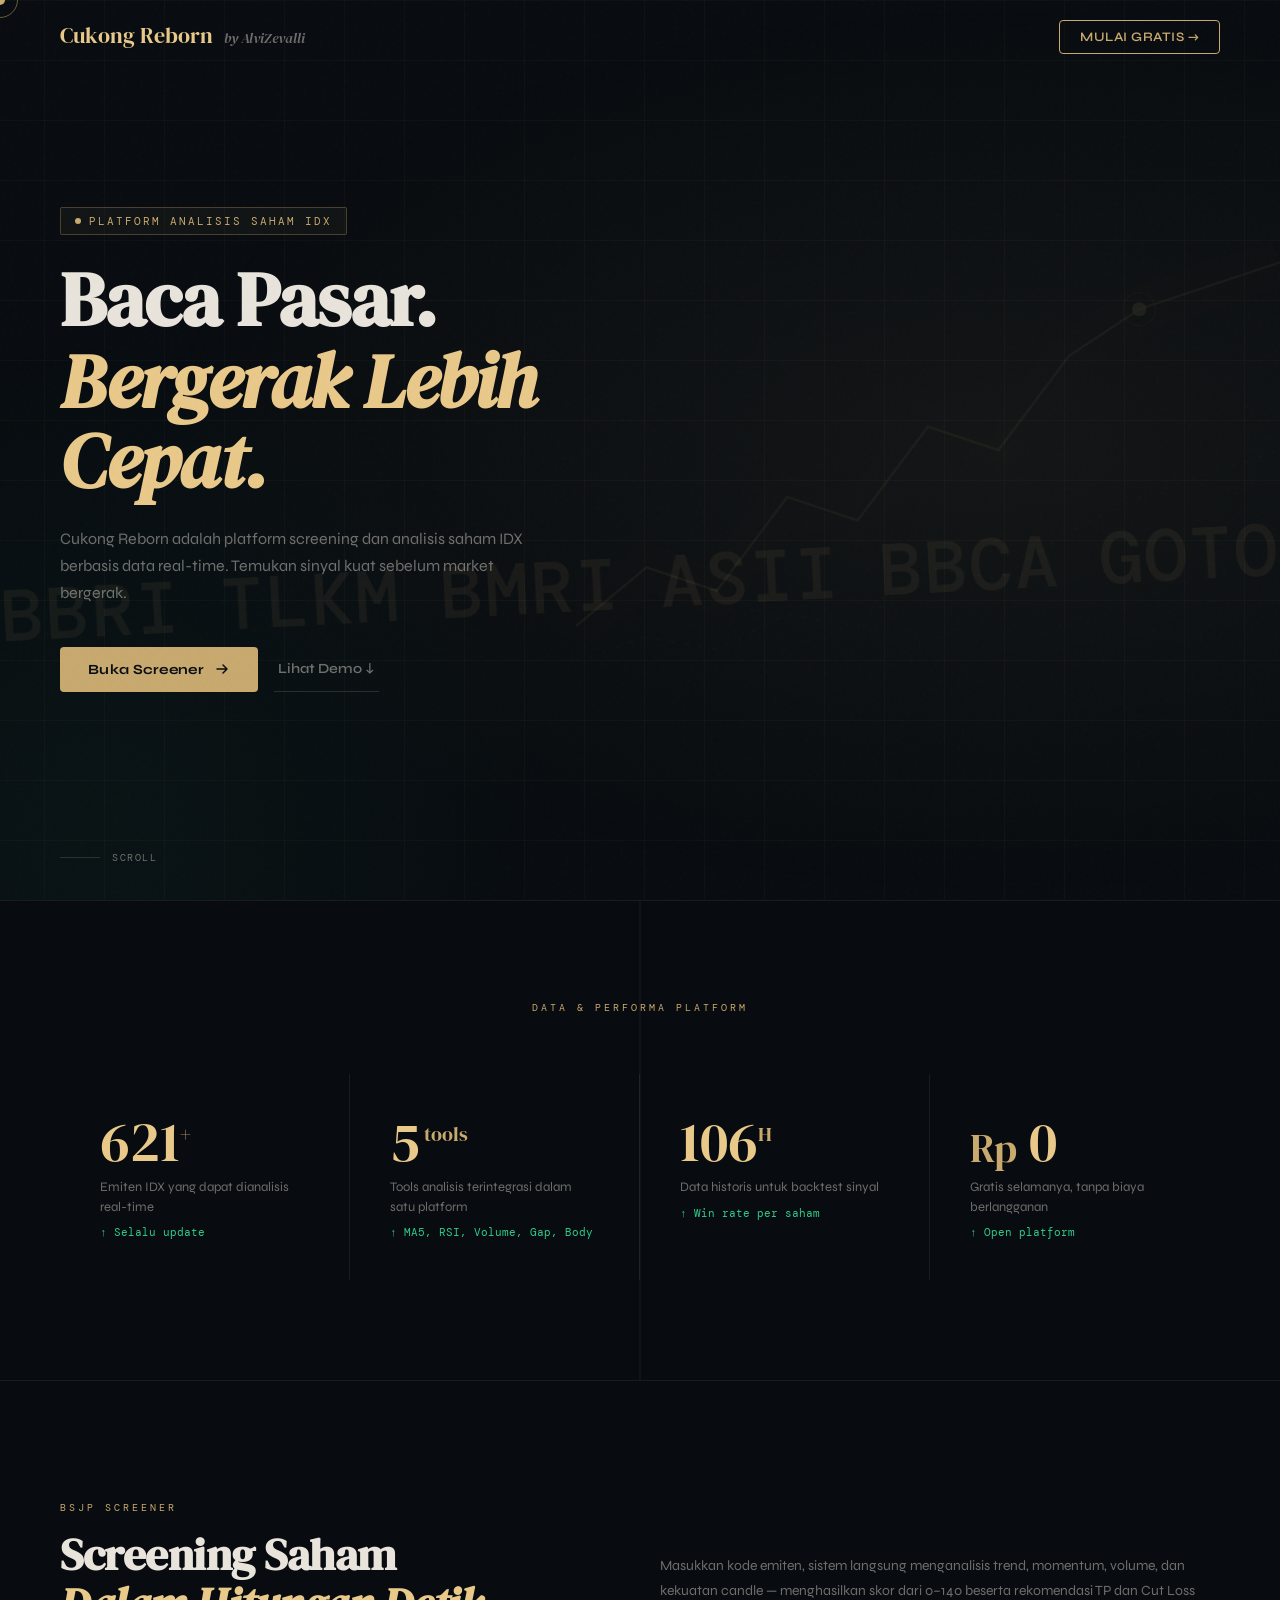
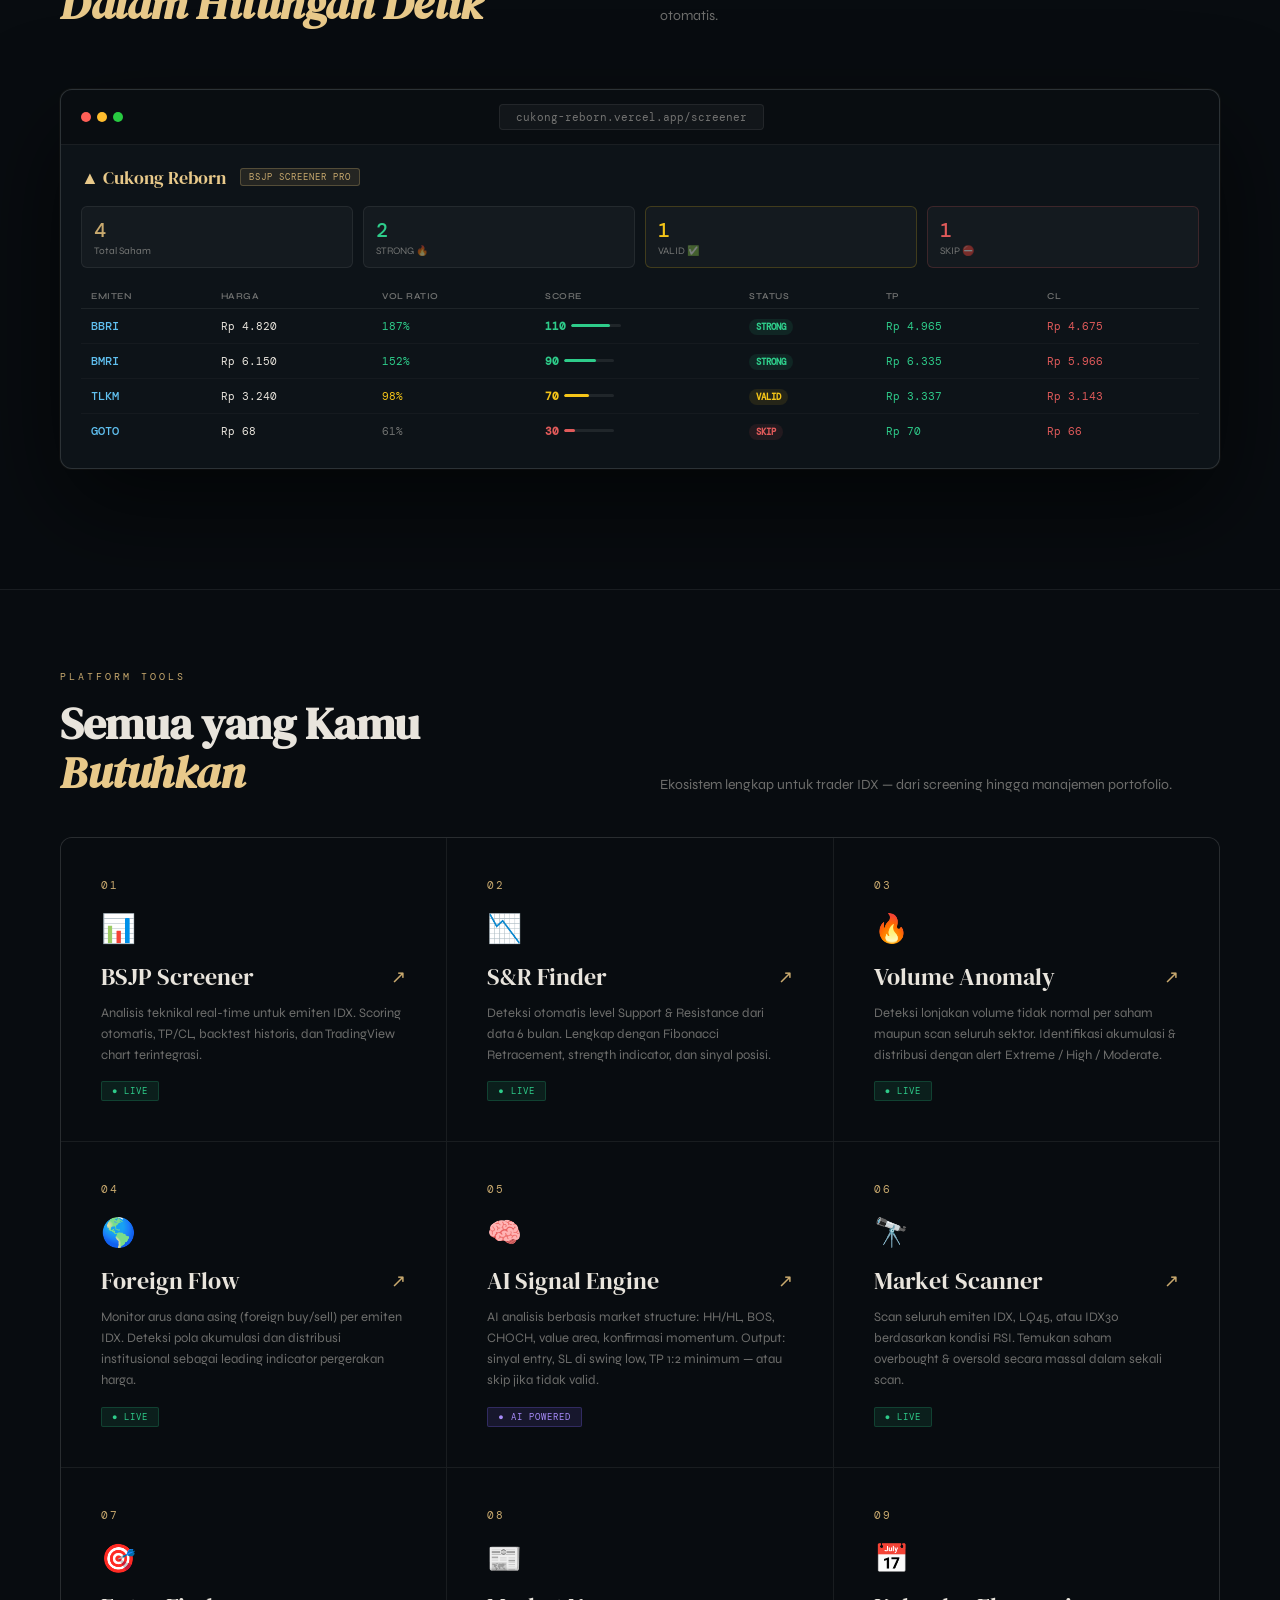
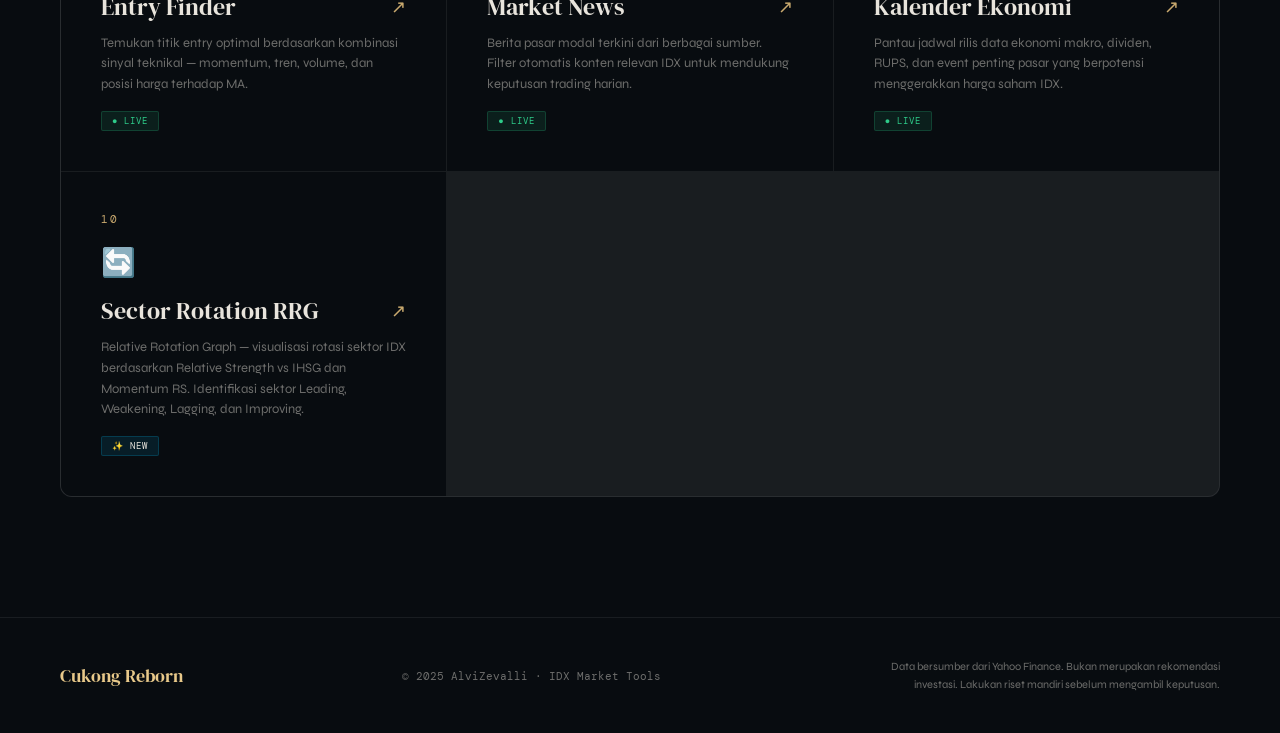
<file: WebsiteStock/public/index.html>
<!DOCTYPE html>
<html lang="id">
<head>
  <meta charset="UTF-8">
  <meta name="viewport" content="width=device-width, initial-scale=1.0">
  <title>Cukong Reborn — Platform Analisis Saham IDX</title>
  <link rel="preconnect" href="https://fonts.googleapis.com">
  <link href="https://fonts.googleapis.com/css2?family=DM+Serif+Display:ital@0;1&family=DM+Mono:wght@400;500&family=Syne:wght@400;600;700;800&display=swap" rel="stylesheet">
  <style>
    :root {
      --bg:#080c10;--bg2:#0d1318;--surface:rgba(255,255,255,0.04);
      --border:rgba(255,255,255,0.07);--border2:rgba(255,255,255,0.13);
      --gold:#c8a96e;--gold2:#e8c98a;--goldglow:rgba(200,169,110,0.18);
      --text:#e8e4dc;--muted:rgba(232,228,220,0.45);
      --green:#2ecc8a;--red:#e05a5a;
    }
    *,*::before,*::after{box-sizing:border-box;margin:0;padding:0}
    html{scroll-behavior:smooth}
    body{font-family:'Syne',sans-serif;background:var(--bg);color:var(--text);overflow-x:hidden;cursor:none}

    .cursor{position:fixed;width:10px;height:10px;background:var(--gold);border-radius:50%;pointer-events:none;z-index:99999;transform:translate(-50%,-50%);transition:width .2s,height .2s}
    .cursor-ring{position:fixed;width:36px;height:36px;border:1px solid rgba(200,169,110,0.5);border-radius:50%;pointer-events:none;z-index:99998;transform:translate(-50%,-50%);transition:all .12s ease}

    body::before{content:'';position:fixed;inset:0;background-image:url("data:image/svg+xml,%3Csvg viewBox='0 0 256 256' xmlns='http://www.w3.org/2000/svg'%3E%3Cfilter id='n'%3E%3CfeTurbulence type='fractalNoise' baseFrequency='0.9' numOctaves='4' stitchTiles='stitch'/%3E%3C/filter%3E%3Crect width='100%25' height='100%25' filter='url(%23n)' opacity='0.04'/%3E%3C/svg%3E");pointer-events:none;z-index:9999;opacity:.5}

    /* NAV */
    nav{position:fixed;top:0;left:0;right:0;z-index:1000;padding:20px 60px;display:flex;align-items:center;justify-content:space-between;transition:background .4s,padding .3s}
    nav.scrolled{background:rgba(8,12,16,0.92);backdrop-filter:blur(20px);border-bottom:1px solid var(--border);padding:14px 60px}
    .nav-logo{font-family:'DM Serif Display',serif;font-size:22px;color:var(--gold2);text-decoration:none}
    .nav-logo span{color:var(--muted);font-style:italic;font-size:14px;margin-left:6px}
    .nav-links{display:flex;align-items:center;gap:36px;list-style:none}
    .nav-links a{font-size:13px;font-weight:600;color:var(--muted);text-decoration:none;letter-spacing:.5px;text-transform:uppercase;transition:color .2s;position:relative}
    .nav-links a::after{content:'';position:absolute;bottom:-4px;left:0;width:0;height:1px;background:var(--gold);transition:width .25s}
    .nav-links a:hover{color:var(--text)}
    .nav-links a:hover::after,.nav-links a.active::after{width:100%}
    .nav-links a.active{color:var(--gold)}
    .nav-cta{background:transparent!important;border:1px solid var(--gold);color:var(--gold)!important;padding:8px 20px;border-radius:4px}
    .nav-cta:hover{background:var(--goldglow)!important}
    .nav-cta::after{display:none!important}

    /* HERO */
    .hero{position:relative;min-height:100vh;display:flex;align-items:center;overflow:hidden}
    .parallax-bg{position:absolute;inset:-20%;background:radial-gradient(ellipse 80% 60% at 70% 50%,rgba(200,169,110,0.06) 0%,transparent 60%),radial-gradient(ellipse 50% 80% at 20% 80%,rgba(46,204,138,0.04) 0%,transparent 50%);will-change:transform}
    .parallax-grid{position:absolute;inset:-20%;background-image:linear-gradient(rgba(200,169,110,0.04) 1px,transparent 1px),linear-gradient(90deg,rgba(200,169,110,0.04) 1px,transparent 1px);background-size:60px 60px;will-change:transform}

    .ticker-container{position:absolute;bottom:30%;left:0;right:0;overflow:hidden;opacity:.07;pointer-events:none;transform:rotate(-3deg)}
    .ticker-track{display:flex;gap:40px;animation:ticker 32s linear infinite;white-space:nowrap}
    .ticker-item{font-family:'DM Mono',monospace;font-size:72px;font-weight:500;color:var(--gold);letter-spacing:2px}
    @keyframes ticker{from{transform:translateX(0)}to{transform:translateX(-50%)}}

    .chart-deco{position:absolute;right:0;top:50%;transform:translateY(-50%);width:55%;height:70%;opacity:.15;will-change:transform}

    .hero-content{position:relative;z-index:10;padding:0 60px;max-width:680px;will-change:transform}
    .hero-eyebrow{display:inline-flex;align-items:center;gap:8px;font-family:'DM Mono',monospace;font-size:11px;color:var(--gold);letter-spacing:2px;text-transform:uppercase;margin-bottom:24px;padding:6px 14px;border:1px solid rgba(200,169,110,0.3);border-radius:2px;background:rgba(200,169,110,0.05);animation:fadeUp .8s ease both}
    .hero-eyebrow::before{content:'';width:6px;height:6px;background:var(--gold);border-radius:50%;animation:blink 1.5s ease-in-out infinite}
    @keyframes blink{0%,100%{opacity:1}50%{opacity:.2}}
    .hero-title{font-family:'DM Serif Display',serif;font-size:clamp(52px,6vw,84px);line-height:1.05;letter-spacing:-1px;margin-bottom:24px;animation:fadeUp .8s .1s ease both}
    .hero-title em{font-style:italic;color:var(--gold2);display:block}
    .hero-desc{font-size:16px;font-weight:400;color:var(--muted);line-height:1.7;max-width:480px;margin-bottom:40px;animation:fadeUp .8s .2s ease both}
    .hero-actions{display:flex;align-items:center;gap:16px;animation:fadeUp .8s .3s ease both}
    .btn-primary{display:inline-flex;align-items:center;gap:10px;background:var(--gold);color:#080c10;font-family:'Syne',sans-serif;font-weight:700;font-size:14px;padding:14px 28px;border-radius:4px;text-decoration:none;letter-spacing:.3px;transition:all .2s;border:none;cursor:none}
    .btn-primary:hover{background:var(--gold2);transform:translateY(-2px);box-shadow:0 12px 40px rgba(200,169,110,.3)}
    .btn-primary svg{transition:transform .2s}
    .btn-primary:hover svg{transform:translateX(4px)}
    .btn-ghost{display:inline-flex;align-items:center;gap:8px;color:var(--muted);font-size:14px;font-weight:600;text-decoration:none;padding:14px 4px;border-bottom:1px solid var(--border2);transition:color .2s,border-color .2s;cursor:none}
    .btn-ghost:hover{color:var(--text);border-color:var(--text)}
    @keyframes fadeUp{from{opacity:0;transform:translateY(24px)}to{opacity:1;transform:translateY(0)}}

    .scroll-hint{position:absolute;bottom:36px;left:60px;display:flex;align-items:center;gap:12px;font-family:'DM Mono',monospace;font-size:10px;color:var(--muted);letter-spacing:1.5px;text-transform:uppercase;animation:fadeUp .8s .6s ease both}
    .scroll-line{width:40px;height:1px;background:var(--border2);position:relative;overflow:hidden}
    .scroll-line::after{content:'';position:absolute;top:0;left:-100%;width:100%;height:100%;background:var(--gold);animation:scrollLine 2s ease-in-out infinite}
    @keyframes scrollLine{0%{left:-100%}50%{left:0%}100%{left:100%}}

    /* STATS */
    .stats-section{position:relative;padding:100px 60px;border-top:1px solid var(--border);border-bottom:1px solid var(--border);overflow:hidden}
    .stats-section::before{content:'';position:absolute;top:0;left:50%;transform:translateX(-50%);width:1px;height:100%;background:var(--border)}
    .stats-label{font-family:'DM Mono',monospace;font-size:10px;color:var(--gold);letter-spacing:3px;text-transform:uppercase;text-align:center;margin-bottom:60px}
    .stats-grid{display:grid;grid-template-columns:repeat(4,1fr);gap:0}
    .stat-item{padding:40px;border-right:1px solid var(--border);opacity:0;transform:translateY(20px);transition:opacity .6s ease,transform .6s ease}
    .stat-item:last-child{border-right:none}
    .stat-item.visible{opacity:1;transform:translateY(0)}
    .stat-num{font-family:'DM Serif Display',serif;font-size:56px;color:var(--gold2);line-height:1;margin-bottom:8px}
    .stat-unit{font-size:20px;color:var(--gold);vertical-align:super}
    .stat-label{font-size:13px;color:var(--muted);font-weight:400;line-height:1.5}
    .stat-change{display:inline-flex;align-items:center;gap:4px;font-family:'DM Mono',monospace;font-size:11px;margin-top:8px;color:var(--green)}

    /* PREVIEW */
    .preview-section{padding:120px 60px;position:relative;overflow:hidden}
    .section-header{display:grid;grid-template-columns:1fr 1fr;gap:40px;align-items:end;margin-bottom:60px}
    .section-eyebrow{font-family:'DM Mono',monospace;font-size:10px;color:var(--gold);letter-spacing:3px;text-transform:uppercase;margin-bottom:16px}
    .section-title{font-family:'DM Serif Display',serif;font-size:clamp(32px,3.5vw,48px);line-height:1.1;letter-spacing:-.5px}
    .section-title em{font-style:italic;color:var(--gold2)}
    .section-desc{font-size:14px;color:var(--muted);line-height:1.8;align-self:end}

    .screener-preview{background:var(--bg2);border:1px solid var(--border2);border-radius:12px;overflow:hidden;box-shadow:0 40px 100px rgba(0,0,0,.6),0 0 0 1px rgba(200,169,110,.05);opacity:0;transform:translateY(40px);transition:opacity .8s ease,transform .8s ease}
    .screener-preview.visible{opacity:1;transform:translateY(0)}
    .preview-topbar{display:flex;align-items:center;justify-content:space-between;padding:14px 20px;background:rgba(0,0,0,.3);border-bottom:1px solid var(--border)}
    .preview-dots{display:flex;gap:6px}
    .preview-dots span{width:10px;height:10px;border-radius:50%}
    .preview-dots span:nth-child(1){background:#ff5f57}
    .preview-dots span:nth-child(2){background:#ffbd2e}
    .preview-dots span:nth-child(3){background:#28ca41}
    .preview-url{font-family:'DM Mono',monospace;font-size:11px;color:var(--muted);background:rgba(255,255,255,.04);padding:5px 16px;border-radius:4px;border:1px solid var(--border)}
    .preview-body{padding:20px}
    .preview-header-row{display:flex;align-items:center;gap:14px;margin-bottom:16px}
    .preview-logo{font-family:'DM Serif Display',serif;font-size:18px;color:var(--gold2)}
    .preview-badge{background:rgba(200,169,110,.12);border:1px solid rgba(200,169,110,.3);color:var(--gold);font-family:'DM Mono',monospace;font-size:9px;padding:2px 8px;border-radius:3px;letter-spacing:1px}
    .preview-cards{display:grid;grid-template-columns:repeat(4,1fr);gap:10px;margin-bottom:16px}
    .preview-card{background:rgba(255,255,255,.03);border:1px solid var(--border);border-radius:6px;padding:10px 12px}
    .pc-val{font-family:'DM Mono',monospace;font-size:20px;font-weight:500}
    .pc-lbl{font-size:10px;color:var(--muted);margin-top:2px}
    .pc-green .pc-val{color:var(--green)}
    .pc-gold .pc-val{color:var(--gold)}
    .preview-table{width:100%;border-collapse:collapse;font-size:11px}
    .preview-table th{text-align:left;padding:7px 10px;color:var(--muted);font-weight:600;font-size:9px;letter-spacing:.5px;text-transform:uppercase;border-bottom:1px solid var(--border)}
    .preview-table td{padding:9px 10px;border-bottom:1px solid rgba(255,255,255,.03);font-family:'DM Mono',monospace}
    .preview-table tr:last-child td{border-bottom:none}
    .pt-sym{color:#60c0f0;font-weight:500;font-size:12px}
    .pt-strong{color:var(--green);font-size:9px;font-weight:700;background:rgba(46,204,138,.1);padding:2px 7px;border-radius:10px}
    .pt-valid{color:#f5c518;font-size:9px;font-weight:700;background:rgba(245,197,24,.1);padding:2px 7px;border-radius:10px}
    .pt-skip{color:var(--red);font-size:9px;font-weight:700;background:rgba(224,90,90,.1);padding:2px 7px;border-radius:10px}
    .pt-bar{display:inline-flex;align-items:center;gap:5px}
    .pt-fill{height:3px;border-radius:2px}

    /* MENU */
    .menu-section{padding:80px 60px 120px;border-top:1px solid var(--border)}
    .menu-grid{display:grid;grid-template-columns:repeat(3,1fr);gap:1px;background:var(--border);border:1px solid var(--border);border-radius:12px;overflow:hidden}
    .menu-grid-5{grid-template-columns:repeat(3,1fr)}
    .menu-card{background:var(--bg);padding:40px;text-decoration:none;color:var(--text);display:block;transition:background .25s;position:relative;overflow:hidden}
    .menu-card::before{content:'';position:absolute;top:0;left:0;right:0;height:2px;background:linear-gradient(90deg,var(--gold),transparent);transform:scaleX(0);transform-origin:left;transition:transform .3s ease}
    .menu-card:hover{background:var(--bg2)}
    .menu-card:hover::before{transform:scaleX(1)}
    .menu-card:hover .menu-arrow{transform:translate(4px,-4px)}
    .menu-card.available{cursor:none}
    .menu-card.coming-soon{cursor:default;opacity:.5}
    .menu-num{font-family:'DM Mono',monospace;font-size:11px;color:var(--gold);letter-spacing:2px;margin-bottom:20px}
    .menu-icon{font-size:28px;margin-bottom:14px}
    .menu-title{font-family:'DM Serif Display',serif;font-size:24px;margin-bottom:10px;display:flex;align-items:center;justify-content:space-between}
    .menu-arrow{font-size:18px;color:var(--gold);transition:transform .2s}
    .menu-desc{font-size:13px;color:var(--muted);line-height:1.6}
    .menu-tag{display:inline-block;margin-top:16px;font-family:'DM Mono',monospace;font-size:9px;padding:3px 10px;border-radius:2px;letter-spacing:1px;text-transform:uppercase}
    .tag-live{background:rgba(46,204,138,.1);color:var(--green);border:1px solid rgba(46,204,138,.2)}
    .tag-new{background:rgba(0,184,240,.1);color:var(--accent2);border:1px solid rgba(0,184,240,.2)}
    .tag-soon{background:rgba(200,169,110,.08);color:var(--gold);border:1px solid rgba(200,169,110,.15)}
    .tag-ai{background:rgba(129,104,255,.12);color:#a78bfa;border:1px solid rgba(129,104,255,.25)}

    /* FOOTER */
    footer{padding:40px 60px;border-top:1px solid var(--border);display:flex;align-items:center;justify-content:space-between}
    .footer-logo{font-family:'DM Serif Display',serif;font-size:18px;color:var(--gold2)}
    .footer-copy{font-family:'DM Mono',monospace;font-size:11px;color:var(--muted)}
    .footer-disc{font-size:11px;color:var(--muted);max-width:340px;text-align:right;line-height:1.6}

    @media(max-width:900px){
      nav{padding:16px 24px}
      nav.scrolled{padding:12px 24px}
      .nav-links{display:none}
      .hero-content{padding:0 24px}
      .chart-deco,.ticker-container{display:none}
      .stats-section,.preview-section{padding:60px 24px}
      .stats-grid{grid-template-columns:repeat(2,1fr)}
      .stat-item{border-bottom:1px solid var(--border)}
      .section-header{grid-template-columns:1fr}
      .menu-section{padding:60px 24px 80px}
      .menu-grid{grid-template-columns:repeat(2,1fr)}
      .preview-cards{grid-template-columns:repeat(2,1fr)}
      footer{padding:30px 24px;flex-direction:column;gap:16px;text-align:center}
      .footer-disc{text-align:center}
      .scroll-hint{left:24px}
    }
    @media(max-width:600px){
      nav{padding:14px 16px}
      .hero-content{padding:0 16px}
      .hero-title{font-size:clamp(32px,9vw,56px)}
      .hero-desc{font-size:14px;margin-bottom:28px}
      .stats-section,.preview-section{padding:40px 16px}
      .stats-grid{grid-template-columns:repeat(2,1fr)}
      .stat-item{padding:24px 16px}
      .stat-val{font-size:clamp(28px,7vw,42px)}
      .section-header{gap:16px;margin-bottom:32px}
      .menu-section{padding:40px 16px 60px}
      .menu-grid{grid-template-columns:1fr}
      .preview-cards{grid-template-columns:1fr}
      .menu-card{padding:24px 20px}
      footer{padding:24px 16px}
      .hero-actions{flex-direction:column;align-items:flex-start;gap:12px}
    }
    @media(max-width:380px){
      .btn-primary,.btn-ghost{font-size:13px;padding:12px 20px}
      .stats-grid{grid-template-columns:1fr 1fr}
    }
  </style>
</head>
<body>
  <div class="cursor" id="cursor"></div>
  <div class="cursor-ring" id="cursorRing"></div>

  <nav id="navbar">
    <a href="index.html" class="nav-logo">Cukong Reborn <span>by AlviZevalli</span></a>
    <ul class="nav-links">
      <li><a href="screener.html" class="nav-cta">Mulai Gratis →</a></li>
    </ul>
  </nav>

  <section class="hero">
    <div class="parallax-bg" id="paraBg"></div>
    <div class="parallax-grid" id="paraGrid"></div>
    <div class="ticker-container">
      <div class="ticker-track">
        <span class="ticker-item">BBRI</span><span class="ticker-item">TLKM</span>
        <span class="ticker-item">BMRI</span><span class="ticker-item">ASII</span>
        <span class="ticker-item">BBCA</span><span class="ticker-item">GOTO</span>
        <span class="ticker-item">ANTM</span><span class="ticker-item">ITMG</span>
        <span class="ticker-item">BBRI</span><span class="ticker-item">TLKM</span>
        <span class="ticker-item">BMRI</span><span class="ticker-item">ASII</span>
        <span class="ticker-item">BBCA</span><span class="ticker-item">GOTO</span>
        <span class="ticker-item">ANTM</span><span class="ticker-item">ITMG</span>
      </div>
    </div>
    <svg class="chart-deco" id="chartDeco" viewBox="0 0 600 400" fill="none" xmlns="http://www.w3.org/2000/svg">
      <polyline points="0,350 60,300 120,320 180,240 240,260 300,180 360,200 420,120 480,80 600,40" stroke="rgba(200,169,110,0.4)" stroke-width="2" fill="none"/>
      <polyline points="0,350 60,300 120,320 180,240 240,260 300,180 360,200 420,120 480,80 600,40" stroke="rgba(200,169,110,0.08)" stroke-width="40" fill="none"/>
      <polyline points="0,380 60,360 120,370 180,340 240,350 300,300 360,310 420,270 480,240 600,200" stroke="rgba(46,204,138,0.2)" stroke-width="1.5" fill="none" stroke-dasharray="4 8"/>
      <line x1="120" y1="0" x2="120" y2="400" stroke="rgba(200,169,110,0.06)" stroke-width="1"/>
      <line x1="240" y1="0" x2="240" y2="400" stroke="rgba(200,169,110,0.06)" stroke-width="1"/>
      <line x1="360" y1="0" x2="360" y2="400" stroke="rgba(200,169,110,0.06)" stroke-width="1"/>
      <line x1="480" y1="0" x2="480" y2="400" stroke="rgba(200,169,110,0.06)" stroke-width="1"/>
      <circle cx="480" cy="80" r="6" fill="rgba(200,169,110,0.6)"/>
      <circle cx="480" cy="80" r="14" stroke="rgba(200,169,110,0.2)" stroke-width="1" fill="none"/>
    </svg>
    <div class="hero-content" id="heroContent">
      <div class="hero-eyebrow">Platform Analisis Saham IDX</div>
      <h1 class="hero-title">Baca Pasar.<br><em>Bergerak Lebih Cepat.</em></h1>
      <p class="hero-desc">Cukong Reborn adalah platform screening dan analisis saham IDX berbasis data real-time. Temukan sinyal kuat sebelum market bergerak.</p>
      <div class="hero-actions">
        <a href="screener.html" class="btn-primary">
          Buka Screener
          <svg width="16" height="16" viewBox="0 0 16 16" fill="none"><path d="M3 8H13M13 8L9 4M13 8L9 12" stroke="currentColor" stroke-width="1.5" stroke-linecap="round" stroke-linejoin="round"/></svg>
        </a>
        <a href="#preview" class="btn-ghost">Lihat Demo ↓</a>
      </div>
    </div>
    <div class="scroll-hint"><div class="scroll-line"></div>Scroll</div>
  </section>

  <section class="stats-section">
    <div class="stats-label">Data & Performa Platform</div>
    <div class="stats-grid">
      <div class="stat-item">
        <div class="stat-num"><span class="counter" data-target="700">0</span><span class="stat-unit">+</span></div>
        <div class="stat-label">Emiten IDX yang dapat dianalisis real-time</div>
        <div class="stat-change">↑ Selalu update</div>
      </div>
      <div class="stat-item">
        <div class="stat-num"><span class="counter" data-target="6">0</span><span class="stat-unit"> tools</span></div>
        <div class="stat-label">Tools analisis terintegrasi dalam satu platform</div>
        <div class="stat-change">↑ MA5, RSI, Volume, Gap, Body</div>
      </div>
      <div class="stat-item">
        <div class="stat-num"><span class="counter" data-target="120">0</span><span class="stat-unit">H</span></div>
        <div class="stat-label">Data historis untuk backtest sinyal</div>
        <div class="stat-change">↑ Win rate per saham</div>
      </div>
      <div class="stat-item">
        <div class="stat-num"><span class="stat-unit" style="font-size:40px;vertical-align:middle">Rp</span> 0</div>
        <div class="stat-label">Gratis selamanya, tanpa biaya berlangganan</div>
        <div class="stat-change">↑ Open platform</div>
      </div>
    </div>
  </section>

  <section class="preview-section" id="preview">
    <div class="section-header">
      <div>
        <div class="section-eyebrow">BSJP Screener</div>
        <h2 class="section-title">Screening Saham<br><em>Dalam Hitungan Detik</em></h2>
      </div>
      <p class="section-desc">Masukkan kode emiten, sistem langsung menganalisis trend, momentum, volume, dan kekuatan candle — menghasilkan skor dari 0–140 beserta rekomendasi TP dan Cut Loss otomatis.</p>
    </div>
    <div class="screener-preview" id="screenerPreview">
      <div class="preview-topbar">
        <div class="preview-dots"><span></span><span></span><span></span></div>
        <div class="preview-url">cukong-reborn.vercel.app/screener</div>
        <div style="width:60px"></div>
      </div>
      <div class="preview-body">
        <div class="preview-header-row">
          <div class="preview-logo">▲ Cukong Reborn</div>
          <div class="preview-badge">BSJP SCREENER PRO</div>
        </div>
        <div class="preview-cards">
          <div class="preview-card pc-gold"><div class="pc-val">4</div><div class="pc-lbl">Total Saham</div></div>
          <div class="preview-card pc-green"><div class="pc-val">2</div><div class="pc-lbl">STRONG 🔥</div></div>
          <div class="preview-card" style="border-color:rgba(245,197,24,.2)"><div class="pc-val" style="color:#f5c518">1</div><div class="pc-lbl">VALID ✅</div></div>
          <div class="preview-card" style="border-color:rgba(224,90,90,.2)"><div class="pc-val" style="color:var(--red)">1</div><div class="pc-lbl">SKIP ⛔</div></div>
        </div>
        <table class="preview-table">
          <thead><tr><th>Emiten</th><th>Harga</th><th>Vol Ratio</th><th>Score</th><th>Status</th><th>TP</th><th>CL</th></tr></thead>
          <tbody>
            <tr><td class="pt-sym">BBRI</td><td>Rp 4.820</td><td style="color:var(--green)">187%</td><td><div class="pt-bar"><span style="color:var(--green);font-weight:700">110</span><div style="width:50px;height:3px;background:rgba(255,255,255,.08);border-radius:2px;overflow:hidden"><div class="pt-fill" style="width:78%;background:var(--green)"></div></div></div></td><td><span class="pt-strong">STRONG</span></td><td style="color:var(--green)">Rp 4.965</td><td style="color:var(--red)">Rp 4.675</td></tr>
            <tr><td class="pt-sym">BMRI</td><td>Rp 6.150</td><td style="color:var(--green)">152%</td><td><div class="pt-bar"><span style="color:var(--green);font-weight:700">90</span><div style="width:50px;height:3px;background:rgba(255,255,255,.08);border-radius:2px;overflow:hidden"><div class="pt-fill" style="width:64%;background:var(--green)"></div></div></div></td><td><span class="pt-strong">STRONG</span></td><td style="color:var(--green)">Rp 6.335</td><td style="color:var(--red)">Rp 5.966</td></tr>
            <tr><td class="pt-sym">TLKM</td><td>Rp 3.240</td><td style="color:#f5c518">98%</td><td><div class="pt-bar"><span style="color:#f5c518;font-weight:700">70</span><div style="width:50px;height:3px;background:rgba(255,255,255,.08);border-radius:2px;overflow:hidden"><div class="pt-fill" style="width:50%;background:#f5c518"></div></div></div></td><td><span class="pt-valid">VALID</span></td><td style="color:var(--green)">Rp 3.337</td><td style="color:var(--red)">Rp 3.143</td></tr>
            <tr><td class="pt-sym">GOTO</td><td>Rp 68</td><td style="color:var(--muted)">61%</td><td><div class="pt-bar"><span style="color:var(--red);font-weight:700">30</span><div style="width:50px;height:3px;background:rgba(255,255,255,.08);border-radius:2px;overflow:hidden"><div class="pt-fill" style="width:21%;background:var(--red)"></div></div></div></td><td><span class="pt-skip">SKIP</span></td><td style="color:var(--green)">Rp 70</td><td style="color:var(--red)">Rp 66</td></tr>
          </tbody>
        </table>
      </div>
    </div>
  </section>

  <section class="menu-section">
    <div class="section-header" style="margin-bottom:40px">
      <div>
        <div class="section-eyebrow">Platform Tools</div>
        <h2 class="section-title">Semua yang Kamu<br><em>Butuhkan</em></h2>
      </div>
      <p class="section-desc">Ekosistem lengkap untuk trader IDX — dari screening hingga manajemen portofolio.</p>
    </div>
    <div class="menu-grid menu-grid-5">
      <a href="screener.html" class="menu-card available">
        <div class="menu-num">01</div>
        <div class="menu-icon">📊</div>
        <div class="menu-title">BSJP Screener <span class="menu-arrow">↗</span></div>
        <p class="menu-desc">Analisis teknikal real-time untuk emiten IDX. Scoring otomatis, TP/CL, backtest historis, dan TradingView chart terintegrasi.</p>
        <div class="menu-tag tag-live">● Live</div>
      </a>
      <a href="sr.html" class="menu-card available">
        <div class="menu-num">02</div>
        <div class="menu-icon">📉</div>
        <div class="menu-title">S&amp;R Finder <span class="menu-arrow">↗</span></div>
        <p class="menu-desc">Deteksi otomatis level Support &amp; Resistance dari data 6 bulan. Lengkap dengan Fibonacci Retracement, strength indicator, dan sinyal posisi.</p>
        <div class="menu-tag tag-live">● Live</div>
      </a>
      <a href="volume.html" class="menu-card available">
        <div class="menu-num">03</div>
        <div class="menu-icon">🔥</div>
        <div class="menu-title">Volume Anomaly <span class="menu-arrow">↗</span></div>
        <p class="menu-desc">Deteksi lonjakan volume tidak normal per saham maupun scan seluruh sektor. Identifikasi akumulasi &amp; distribusi dengan alert Extreme / High / Moderate.</p>
        <div class="menu-tag tag-live">● Live</div>
      </a>
      <a href="foreign.html" class="menu-card available">
        <div class="menu-num">04</div>
        <div class="menu-icon">&#127758;</div>
        <div class="menu-title">Foreign Flow <span class="menu-arrow">&#8599;</span></div>
        <p class="menu-desc">Monitor arus dana asing (foreign buy/sell) per emiten IDX. Deteksi pola akumulasi dan distribusi institusional sebagai leading indicator pergerakan harga.</p>
        <div class="menu-tag tag-live">&#9679; Live</div>
      </a>
      <a href="ai-signal.html" class="menu-card available menu-card-ai">
        <div class="menu-num">05</div>
        <div class="menu-icon">&#129504;</div>
        <div class="menu-title">AI Signal Engine <span class="menu-arrow">&#8599;</span></div>
        <p class="menu-desc">AI analisis berbasis market structure: HH/HL, BOS, CHOCH, value area, konfirmasi momentum. Output: sinyal entry, SL di swing low, TP 1:2 minimum — atau skip jika tidak valid.</p>
        <div class="menu-tag tag-ai">&#9679; AI Powered</div>
      </a>
      <a href="scanner.html" class="menu-card available">
        <div class="menu-num">06</div>
        <div class="menu-icon">&#128301;</div>
        <div class="menu-title">Market Scanner <span class="menu-arrow">&#8599;</span></div>
        <p class="menu-desc">Scan seluruh emiten IDX, LQ45, atau IDX30 berdasarkan kondisi RSI. Temukan saham overbought &amp; oversold secara massal dalam sekali scan.</p>
        <div class="menu-tag tag-live">&#9679; Live</div>
      </a>
      <a href="entry.html" class="menu-card available">
        <div class="menu-num">07</div>
        <div class="menu-icon">&#127919;</div>
        <div class="menu-title">Entry Finder <span class="menu-arrow">&#8599;</span></div>
        <p class="menu-desc">Temukan titik entry optimal berdasarkan kombinasi sinyal teknikal — momentum, tren, volume, dan posisi harga terhadap MA.</p>
        <div class="menu-tag tag-live">&#9679; Live</div>
      </a>
      <a href="news.html" class="menu-card available">
        <div class="menu-num">08</div>
        <div class="menu-icon">&#128240;</div>
        <div class="menu-title">Market News <span class="menu-arrow">&#8599;</span></div>
        <p class="menu-desc">Berita pasar modal terkini dari berbagai sumber. Filter otomatis konten relevan IDX untuk mendukung keputusan trading harian.</p>
        <div class="menu-tag tag-live">&#9679; Live</div>
      </a>
      <a href="kalender.html" class="menu-card available">
        <div class="menu-num">09</div>
        <div class="menu-icon">&#128197;</div>
        <div class="menu-title">Kalender Ekonomi <span class="menu-arrow">&#8599;</span></div>
        <p class="menu-desc">Pantau jadwal rilis data ekonomi makro, dividen, RUPS, dan event penting pasar yang berpotensi menggerakkan harga saham IDX.</p>
        <div class="menu-tag tag-live">&#9679; Live</div>
      </a>

      <a href="rrg.html" class="menu-card available">
        <div class="menu-num">10</div>
        <div class="menu-icon">&#128260;</div>
        <div class="menu-title">Sector Rotation RRG <span class="menu-arrow">&#8599;</span></div>
        <p class="menu-desc">Relative Rotation Graph &#8212; visualisasi rotasi sektor IDX berdasarkan Relative Strength vs IHSG dan Momentum RS. Identifikasi sektor Leading, Weakening, Lagging, dan Improving.</p>
        <div class="menu-tag tag-new">&#10024; New</div>
      </a>
    </div>
  </section>

  <footer>
    <div class="footer-logo">Cukong Reborn</div>
    <div class="footer-copy">© 2025 AlviZevalli · IDX Market Tools</div>
    <div class="footer-disc">Data bersumber dari Yahoo Finance. Bukan merupakan rekomendasi investasi. Lakukan riset mandiri sebelum mengambil keputusan.</div>
  </footer>

  <script>
    // CURSOR
    const cursor=document.getElementById('cursor'),ring=document.getElementById('cursorRing');
    let mx=0,my=0,rx=0,ry=0;
    document.addEventListener('mousemove',e=>{mx=e.clientX;my=e.clientY;cursor.style.left=mx+'px';cursor.style.top=my+'px'});
    (function animRing(){rx+=(mx-rx)*.15;ry+=(my-ry)*.15;ring.style.left=rx+'px';ring.style.top=ry+'px';requestAnimationFrame(animRing)})();
    document.querySelectorAll('a,button,.menu-card.available').forEach(el=>{
      el.addEventListener('mouseenter',()=>{cursor.style.width='16px';cursor.style.height='16px';ring.style.width='50px';ring.style.height='50px';ring.style.borderColor='rgba(200,169,110,0.8)'});
      el.addEventListener('mouseleave',()=>{cursor.style.width='10px';cursor.style.height='10px';ring.style.width='36px';ring.style.height='36px';ring.style.borderColor='rgba(200,169,110,0.5)'});
    });

    // NAVBAR
    const navbar=document.getElementById('navbar');
    window.addEventListener('scroll',()=>navbar.classList.toggle('scrolled',window.scrollY>60));

    // PARALLAX
    const paraBg=document.getElementById('paraBg'),paraGrid=document.getElementById('paraGrid'),heroCont=document.getElementById('heroContent'),chartDec=document.getElementById('chartDeco');
    window.addEventListener('scroll',()=>{
      const y=window.scrollY;
      paraBg.style.transform=`translateY(${y*.4}px)`;
      paraGrid.style.transform=`translateY(${y*.25}px)`;
      heroCont.style.transform=`translateY(${y*.2}px)`;
      heroCont.style.opacity=1-y/500;
      if(chartDec)chartDec.style.transform=`translateY(calc(-50% + ${y*.15}px))`;
    });

    // SCROLL REVEAL
    const obs=new IntersectionObserver(entries=>{
      entries.forEach(e=>{
        if(e.isIntersecting){
          e.target.classList.add('visible');
          if(e.target.classList.contains('stat-item')){
            const idx=[...document.querySelectorAll('.stat-item')].indexOf(e.target);
            e.target.style.transitionDelay=(idx*.12)+'s';
          }
        }
      });
    },{threshold:.15});
    document.querySelectorAll('.stat-item,.screener-preview').forEach(el=>obs.observe(el));

    // COUNTER
    const cObs=new IntersectionObserver(entries=>{
      entries.forEach(e=>{if(e.isIntersecting){animCounter(e.target);cObs.unobserve(e.target)}});
    },{threshold:.5});
    document.querySelectorAll('.counter').forEach(el=>cObs.observe(el));
    function animCounter(el){
      const target=parseInt(el.dataset.target),dur=1800,start=performance.now();
      (function upd(now){const p=Math.min((now-start)/dur,1),ease=1-Math.pow(1-p,3);el.textContent=Math.round(ease*target);if(p<1)requestAnimationFrame(upd)})(start);
    }
  </script>
</body>
</html>
</file>
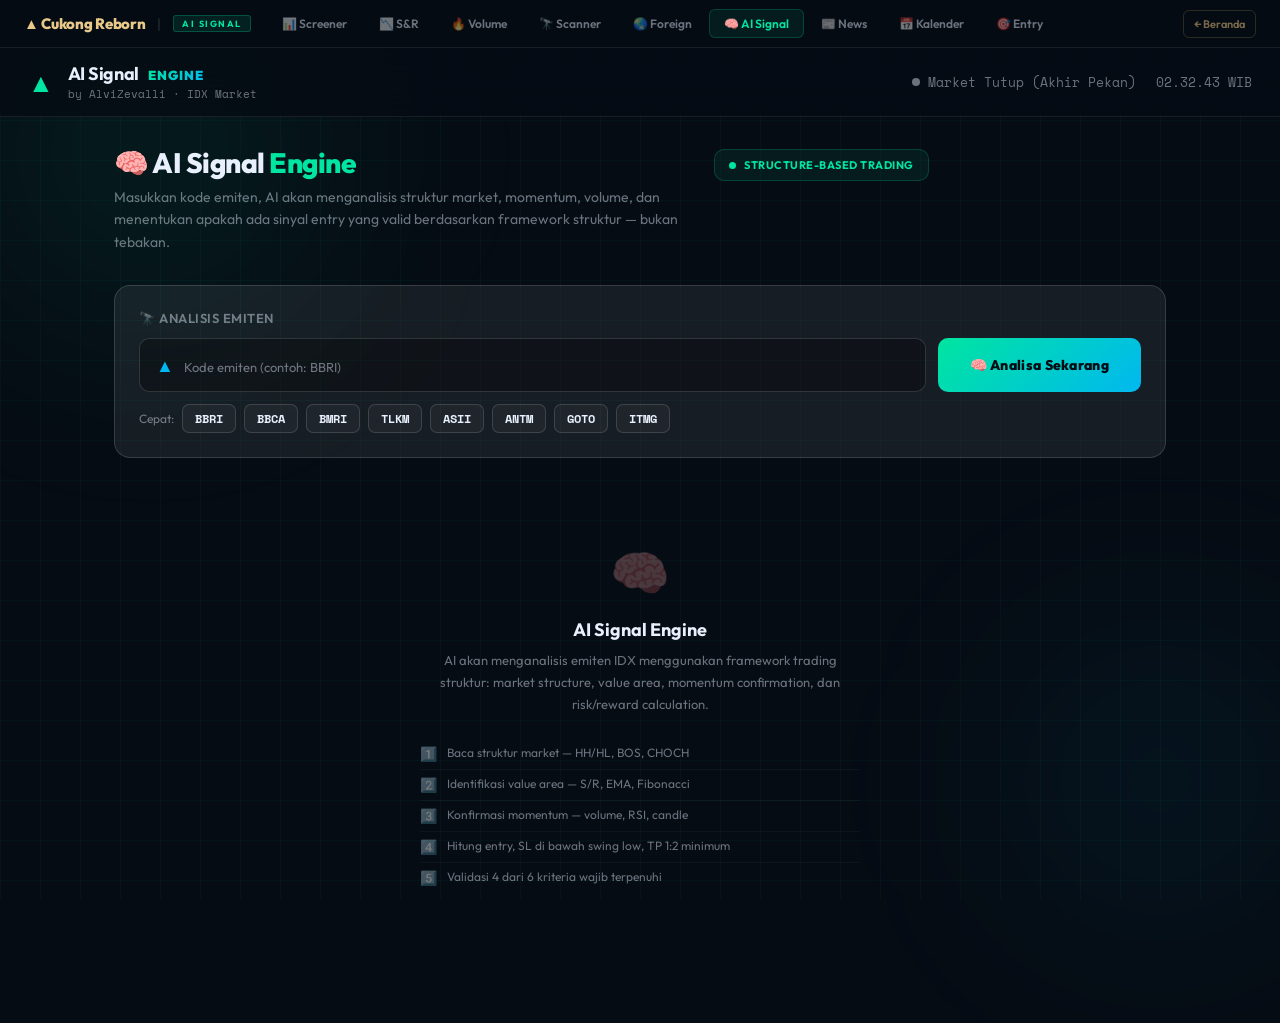
<file: WebsiteStock/public/ai-signal.html>
<!DOCTYPE html>
<html lang="id">
<head>
  <meta charset="UTF-8">
  <meta name="viewport" content="width=device-width, initial-scale=1.0">
  <title>AI Signal — Cukong Reborn</title>
  <link rel="preconnect" href="https://fonts.googleapis.com">
  <link href="https://fonts.googleapis.com/css2?family=Space+Mono:wght@400;700&family=Outfit:wght@300;400;500;600;700;900&display=swap" rel="stylesheet">
  <link rel="stylesheet" href="style.css">
  <style>
    main { max-width: 1100px; margin: auto; padding: 28px 24px 80px; position: relative; z-index: 1; }

    /* Hero */
    .ai-hero { margin-bottom: 32px; display: flex; align-items: flex-start; gap: 20px; flex-wrap: wrap; }
    .ai-hero-text h1 { font-size: 28px; font-weight: 800; letter-spacing: -0.5px; margin-bottom: 6px; }
    .ai-hero-text p { color: var(--muted); font-size: 14px; max-width: 580px; line-height: 1.6; }
    .ai-badge {
      display: flex;
      align-items: center;
      gap: 8px;
      background: rgba(0,229,160,0.07);
      border: 1px solid rgba(0,229,160,0.2);
      border-radius: 10px;
      padding: 8px 14px;
      font-size: 11px;
      font-weight: 700;
      color: var(--accent);
      letter-spacing: 0.5px;
      text-transform: uppercase;
      white-space: nowrap;
      align-self: flex-start;
      margin-top: 4px;
    }
    .ai-badge-dot { width: 7px; height: 7px; background: var(--accent); border-radius: 50%; animation: blink 1.5s ease-in-out infinite; }

    /* Input */
    .ai-input-box {
      background: var(--surface2);
      border: 1px solid var(--border2);
      border-radius: 16px;
      padding: 24px;
      margin-bottom: 24px;
    }
    .ai-input-label { font-size: 13px; font-weight: 600; color: var(--muted); margin-bottom: 12px; text-transform: uppercase; letter-spacing: 0.5px; }
    .ai-input-row { display: flex; gap: 12px; flex-wrap: wrap; }
    .ai-sym-wrap {
      display: flex;
      align-items: center;
      gap: 10px;
      background: rgba(0,0,0,0.3);
      border: 1px solid var(--border2);
      border-radius: 10px;
      padding: 0 16px;
      flex: 1;
      min-width: 160px;
    }
    .ai-sym-wrap input {
      flex: 1;
      background: none;
      border: none;
      outline: none;
      color: var(--text);
      font-family: var(--font-mono);
      font-size: 18px;
      font-weight: 700;
      padding: 13px 0;
      text-transform: uppercase;
      letter-spacing: 2px;
    }
    .ai-sym-wrap input::placeholder { font-size: 13px; letter-spacing: 0; font-weight: 400; font-family: var(--font); text-transform: none; color: var(--muted); }
    .ai-analyze-btn {
      background: linear-gradient(135deg, var(--accent) 0%, var(--accent2) 100%);
      color: #060c14;
      border: none;
      border-radius: 10px;
      padding: 14px 32px;
      font-weight: 800;
      font-size: 14px;
      font-family: var(--font);
      cursor: pointer;
      letter-spacing: 0.3px;
      transition: all 0.2s;
      white-space: nowrap;
    }
    .ai-analyze-btn:hover { transform: translateY(-1px); box-shadow: 0 6px 20px rgba(0,229,160,0.25); }
    .ai-analyze-btn:disabled { opacity: 0.5; cursor: not-allowed; transform: none; }

    /* Quick picks */
    .ai-quick { display: flex; gap: 8px; margin-top: 12px; flex-wrap: wrap; align-items: center; }
    .ai-quick-label { font-size: 12px; color: var(--muted); }
    .ai-quick button {
      background: rgba(255,255,255,0.04);
      border: 1px solid var(--border2);
      color: var(--text);
      border-radius: 7px;
      padding: 5px 12px;
      font-size: 12px;
      font-family: var(--font-mono);
      cursor: pointer;
      font-weight: 700;
      transition: all 0.15s;
    }
    .ai-quick button:hover { background: rgba(0,229,160,0.1); border-color: rgba(0,229,160,0.4); color: var(--accent); }

    /* Thinking state */
    .ai-thinking {
      display: none;
      align-items: center;
      gap: 16px;
      padding: 24px;
      background: rgba(0,229,160,0.04);
      border: 1px solid rgba(0,229,160,0.12);
      border-radius: 14px;
      margin-bottom: 24px;
    }
    .ai-thinking.active { display: flex; }
    .ai-think-icon { font-size: 28px; animation: spin 2s linear infinite; }
    @keyframes spin { from { transform: rotate(0deg); } to { transform: rotate(360deg); } }
    .ai-think-text { font-size: 14px; color: var(--muted); }
    .ai-think-step { font-size: 13px; color: var(--accent); font-family: var(--font-mono); margin-top: 4px; }

    /* Result panel */
    .ai-result { display: none; }
    .ai-result.visible { display: block; }

    /* Verdict banner */
    .verdict-banner {
      border-radius: 16px;
      padding: 24px 28px;
      margin-bottom: 20px;
      position: relative;
      overflow: hidden;
    }
    .verdict-banner::after {
      content: "";
      position: absolute;
      top: 0; right: 0; bottom: 0;
      width: 40%;
      opacity: 0.07;
      font-size: 120px;
      display: flex;
      align-items: center;
      justify-content: flex-end;
      padding-right: 20px;
    }
    .verdict-long { background: rgba(0,229,160,0.08); border: 1px solid rgba(0,229,160,0.3); }
    .verdict-short { background: rgba(255,69,96,0.08); border: 1px solid rgba(255,69,96,0.3); }
    .verdict-wait { background: rgba(245,197,24,0.08); border: 1px solid rgba(245,197,24,0.3); }
    .verdict-skip { background: rgba(255,255,255,0.04); border: 1px solid rgba(255,255,255,0.1); }
    .verdict-label { font-size: 11px; font-weight: 700; color: var(--muted); text-transform: uppercase; letter-spacing: 1px; margin-bottom: 6px; }
    .verdict-title { font-size: 26px; font-weight: 900; letter-spacing: -0.5px; margin-bottom: 8px; }
    .verdict-long .verdict-title { color: var(--accent); }
    .verdict-short .verdict-title { color: var(--danger); }
    .verdict-wait .verdict-title { color: var(--warn); }
    .verdict-skip .verdict-title { color: var(--muted); }
    .verdict-sub { font-size: 14px; color: var(--muted); line-height: 1.6; max-width: 600px; }
    .verdict-meta { display: flex; gap: 20px; margin-top: 14px; flex-wrap: wrap; }
    .verdict-meta-item { font-size: 12px; }
    .verdict-meta-label { color: var(--muted); margin-bottom: 2px; }
    .verdict-meta-val { font-family: var(--font-mono); font-weight: 700; font-size: 14px; }

    /* Step cards */
    .steps-grid { display: grid; grid-template-columns: 1fr 1fr; gap: 16px; margin-bottom: 20px; }
    @media (max-width: 700px) { .steps-grid { grid-template-columns: 1fr; } }
    .step-card {
      background: var(--surface);
      border: 1px solid var(--border);
      border-radius: 14px;
      padding: 18px 20px;
    }
    .step-num { font-size: 10px; font-weight: 700; color: var(--accent2); text-transform: uppercase; letter-spacing: 1px; margin-bottom: 8px; }
    .step-title { font-size: 14px; font-weight: 700; margin-bottom: 10px; display: flex; align-items: center; gap: 8px; }
    .step-title-icon { font-size: 18px; }
    .step-items { display: flex; flex-direction: column; gap: 6px; }
    .step-item {
      display: flex;
      align-items: flex-start;
      gap: 8px;
      font-size: 13px;
      padding: 7px 10px;
      border-radius: 8px;
      background: rgba(255,255,255,0.03);
      line-height: 1.4;
    }
    .step-item.ok { border-left: 3px solid var(--accent); }
    .step-item.warn { border-left: 3px solid var(--warn); }
    .step-item.bad { border-left: 3px solid var(--danger); }
    .step-item.info { border-left: 3px solid var(--accent2); }
    .step-icon { flex-shrink: 0; font-size: 14px; margin-top: 1px; }

    /* Entry/SL/TP box */
    .trade-levels {
      background: var(--surface);
      border: 1px solid var(--border);
      border-radius: 14px;
      padding: 20px 24px;
      margin-bottom: 20px;
    }
    .tl-title { font-size: 13px; font-weight: 700; color: var(--muted); text-transform: uppercase; letter-spacing: 0.5px; margin-bottom: 16px; display: flex; align-items: center; gap: 8px; }
    .tl-grid { display: grid; grid-template-columns: repeat(auto-fit, minmax(150px, 1fr)); gap: 12px; }
    .tl-card {
      border-radius: 12px;
      padding: 14px 16px;
      text-align: center;
    }
    .tl-card.entry { background: rgba(0,184,240,0.08); border: 1px solid rgba(0,184,240,0.25); }
    .tl-card.sl { background: rgba(255,69,96,0.08); border: 1px solid rgba(255,69,96,0.25); }
    .tl-card.tp1 { background: rgba(0,229,160,0.06); border: 1px solid rgba(0,229,160,0.2); }
    .tl-card.tp2 { background: rgba(0,229,160,0.1); border: 1px solid rgba(0,229,160,0.3); }
    .tl-label { font-size: 11px; color: var(--muted); text-transform: uppercase; letter-spacing: 0.5px; margin-bottom: 6px; }
    .tl-price { font-size: 18px; font-weight: 800; font-family: var(--font-mono); }
    .tl-card.entry .tl-price { color: var(--accent2); }
    .tl-card.sl .tl-price { color: var(--danger); }
    .tl-card.tp1 .tl-price { color: var(--accent); }
    .tl-card.tp2 .tl-price { color: var(--accent); }
    .tl-sub { font-size: 11px; color: var(--muted); margin-top: 4px; }

    /* Validation checklist */
    .validation-box {
      background: var(--surface);
      border: 1px solid var(--border);
      border-radius: 14px;
      padding: 20px 24px;
      margin-bottom: 20px;
    }
    .val-title { font-size: 13px; font-weight: 700; color: var(--muted); text-transform: uppercase; letter-spacing: 0.5px; margin-bottom: 14px; }
    .val-row { display: flex; align-items: center; justify-content: space-between; padding: 9px 0; border-bottom: 1px solid rgba(255,255,255,0.05); font-size: 13px; }
    .val-row:last-child { border-bottom: none; }
    .val-check { font-size: 16px; }
    .val-score-bar { display: flex; align-items: center; gap: 10px; margin-top: 14px; }
    .val-score-track { flex: 1; height: 8px; background: rgba(255,255,255,0.07); border-radius: 999px; overflow: hidden; }
    .val-score-fill { height: 100%; border-radius: 999px; background: var(--accent); transition: width 1s ease; }
    .val-score-label { font-size: 12px; font-family: var(--font-mono); font-weight: 700; }

    /* Narrative */
    .narrative-box {
      background: rgba(0,184,240,0.04);
      border: 1px solid rgba(0,184,240,0.15);
      border-radius: 14px;
      padding: 20px 24px;
      margin-bottom: 20px;
    }
    .narr-title { font-size: 13px; font-weight: 700; color: var(--accent2); text-transform: uppercase; letter-spacing: 0.5px; margin-bottom: 12px; }
    .narr-body { font-size: 14px; line-height: 1.8; color: var(--text); }
    .narr-body strong { color: var(--accent); }
    .narr-body em { color: var(--warn); font-style: normal; }

    /* RR badge */
    .rr-badge {
      display: inline-flex;
      align-items: center;
      gap: 6px;
      padding: 8px 16px;
      border-radius: 8px;
      font-family: var(--font-mono);
      font-weight: 700;
      font-size: 15px;
      margin-top: 12px;
    }
    .rr-good { background: rgba(0,229,160,0.1); border: 1px solid rgba(0,229,160,0.3); color: var(--accent); }
    .rr-ok { background: rgba(245,197,24,0.1); border: 1px solid rgba(245,197,24,0.3); color: var(--warn); }
    .rr-bad { background: rgba(255,69,96,0.1); border: 1px solid rgba(255,69,96,0.3); color: var(--danger); }

    /* Price Chart with Levels */
    .ai-chart-section {
      background: var(--surface);
      border: 1px solid var(--border);
      border-radius: 14px;
      padding: 20px 24px;
      margin-bottom: 20px;
    }
    .ai-chart-title { font-size: 13px; font-weight: 700; color: var(--muted); text-transform: uppercase; letter-spacing: 0.5px; margin-bottom: 4px; display: flex; align-items: center; gap: 8px; }
    .ai-chart-sub { font-size: 11px; color: var(--muted); margin-bottom: 14px; }
    #aiPriceCanvas { width: 100%; display: block; border-radius: 8px; }
    .chart-legend { display: flex; gap: 16px; margin-top: 10px; flex-wrap: wrap; }
    .chart-legend-item { display: flex; align-items: center; gap: 6px; font-size: 11px; color: var(--muted); }
    .chart-legend-line { width: 20px; height: 2px; border-radius: 1px; }

    /* Empty */
    .ai-empty { text-align: center; padding: 60px 20px; color: var(--muted); }
    .ai-empty-icon { font-size: 48px; margin-bottom: 16px; opacity: 0.6; }
    .ai-empty-title { font-size: 18px; font-weight: 700; color: var(--text); margin-bottom: 8px; }
    .ai-empty-sub { font-size: 13px; line-height: 1.7; max-width: 440px; margin: auto; }
    .ai-empty-rules { text-align: left; margin-top: 24px; max-width: 440px; margin: 24px auto 0; }
    .ai-empty-rule { display: flex; gap: 10px; font-size: 12px; color: var(--muted); padding: 6px 0; border-bottom: 1px solid rgba(255,255,255,0.04); }
    .ai-empty-rule:last-child { border-bottom: none; }
    .ai-empty-rule-icon { font-size: 14px; flex-shrink: 0; }

    /* ---- Mobile overrides ---- */
    @media (max-width: 768px) {
      main { padding: 68px 14px 60px !important; }
      .ai-hero { gap: 12px; margin-bottom: 20px; }
      .ai-hero-text h1 { font-size: 22px; }
      .ai-hero-text p { font-size: 13px; }
      .ai-badge { font-size: 10px; padding: 6px 10px; }
      .ai-input-box { padding: 16px 14px; }
      .verdict-banner { padding: 18px 14px; }
      .verdict-title { font-size: 22px; }
      .verdict-sub { font-size: 13px; }
      .steps-grid { grid-template-columns: 1fr 1fr; gap: 10px; }
      .step-card { padding: 14px 12px; }
      .step-title { font-size: 12px; }
      .step-item { font-size: 11px; padding: 5px 7px; }
      .trade-levels { padding: 16px 14px; }
      .tl-grid { grid-template-columns: repeat(2, 1fr); gap: 10px; }
      .tl-price { font-size: 15px; }
      .validation-box, .narrative-box, .ai-chart-section { padding: 14px 14px; }
      .narr-body { font-size: 13px; }
    }
    @media (max-width: 600px) {
      main { padding: 68px 12px 60px !important; }
      .ai-input-row { flex-direction: column; gap: 8px; }
      .ai-sym-wrap { width: 100%; }
      .ai-analyze-btn { width: 100%; padding: 13px; text-align: center; }
      .ai-quick { gap: 6px; }
      .ai-quick button { font-size: 10px; padding: 4px 8px; }
      .steps-grid { grid-template-columns: 1fr !important; }
      .verdict-title { font-size: 20px; }
      .verdict-meta { gap: 10px; }
      .verdict-meta-val { font-size: 13px; }
      .tl-grid { grid-template-columns: 1fr 1fr; gap: 8px; }
      .tl-label { font-size: 10px; }
      .tl-price { font-size: 14px; }
      .rr-badge { font-size: 12px; padding: 6px 12px; }
      .val-row { font-size: 12px; }
      .ai-empty { padding: 40px 14px; }
      .ai-empty-icon { font-size: 36px; }
      .ai-empty-title { font-size: 16px; }
    }
    @media (max-width: 380px) {
      .verdict-title { font-size: 17px; }
      .tl-grid { grid-template-columns: 1fr 1fr; }
      .step-title { font-size: 11px; }
    }
  
    .burger-btn{display:none;flex-direction:column;justify-content:center;align-items:center;gap:5px;width:36px;height:36px;background:rgba(255,255,255,0.06);border:1px solid rgba(255,255,255,0.1);border-radius:8px;cursor:pointer;flex-shrink:0;transition:background .2s}
    .burger-btn:hover{background:rgba(255,255,255,0.1)}
    .burger-btn span{display:block;width:18px;height:2px;background:#e8f0fe;border-radius:2px;transition:all .25s ease;transform-origin:center}
    .burger-btn.open span:nth-child(1){transform:translateY(7px) rotate(45deg)}
    .burger-btn.open span:nth-child(2){opacity:0;transform:scaleX(0)}
    .burger-btn.open span:nth-child(3){transform:translateY(-7px) rotate(-45deg)}
    .mobile-nav-overlay{display:none;position:fixed;top:48px;left:0;right:0;z-index:490;background:rgba(6,12,20,0.98);backdrop-filter:blur(20px);border-bottom:1px solid rgba(255,255,255,0.1);padding:12px 16px 16px;flex-direction:column;gap:4px;box-shadow:0 8px 32px rgba(0,0,0,0.5)}
    .mobile-nav-overlay.open{display:flex}
    .mobile-nav-overlay a{font-size:14px;font-weight:600;color:rgba(232,240,254,0.65);text-decoration:none;padding:12px 16px;border-radius:10px;transition:all .15s;border:1px solid transparent;display:flex;align-items:center;gap:10px}
    .mobile-nav-overlay a:hover{color:#e8f0fe;background:rgba(255,255,255,0.06)}
    .mobile-nav-overlay a.active{color:#00e5a0;background:rgba(0,229,160,0.08);border-color:rgba(0,229,160,0.2)}
    @media (max-width:680px){.burger-btn{display:flex}.topbar-nav{display:none}.topbar-home{display:none !important}}
  </style>
</head>
<body>
  <div class="topbar" id="topbar">
    <div class="topbar-left">
      <a href="index.html" class="topbar-logo">&#9650; Cukong Reborn</a>
      <span class="topbar-sep">|</span>
      <span class="topbar-badge">AI SIGNAL</span>
    </div>
    <nav class="topbar-nav">
      <a href="screener.html">📊 Screener</a>
      <a href="sr.html">📉 S&amp;R</a>
      <a href="volume.html">🔥 Volume</a>
      <a href="scanner.html">🔭 Scanner</a>
      <a href="foreign.html">🌏 Foreign</a>
      <a href="ai-signal.html" class="active">🧠 AI Signal</a>
      <a href="news.html">📰 News</a>
      <a href="kalender.html">📅 Kalender</a>
      <a href="entry.html">🎯 Entry</a>
    </nav>
    <button class="burger-btn" id="burgerBtn" onclick="toggleMobileNav()" aria-label="Menu"><span></span><span></span><span></span></button>
    <a href="index.html" class="topbar-home">&larr; Beranda</a>
  </div>
  <nav class="mobile-nav-overlay" id="mobileNav">
    <a href="screener.html">📊 Screener</a>
    <a href="sr.html">📉 S&amp;R</a>
    <a href="volume.html">🔥 Volume</a>
    <a href="scanner.html">🔭 Scanner</a>
    <a href="foreign.html">🌏 Foreign</a>
    <a href="ai-signal.html" class="active">🧠 AI Signal</a>
    <a href="news.html">📰 News</a>
    <a href="kalender.html">📅 Kalender</a>
    <a href="entry.html">🎯 Entry</a>
  </nav>
  <div class="bg-grid"></div>
  <div class="bg-glow glow-1"></div>
  <div class="bg-glow glow-2"></div>

  <header>
    <div class="header-inner">
      <div class="logo">
        <span class="logo-icon">&#9650;</span>
        <div>
          <div class="logo-title">AI Signal <span class="logo-pro">ENGINE</span></div>
          <div class="logo-sub">by AlviZevalli &middot; IDX Market</div>
        </div>
      </div>
      <div class="header-right">
        <div class="market-status" id="marketStatus"><span class="dot"></span> Market Loading...</div>
        <div class="clock" id="clock"></div>
      </div>
    </div>
  </header>

  <main>
    <div class="ai-hero">
      <div class="ai-hero-text">
        <h1>&#129504; AI Signal <span style="color:var(--accent)">Engine</span></h1>
        <p>Masukkan kode emiten, AI akan menganalisis struktur market, momentum, volume, dan menentukan apakah ada sinyal entry yang valid berdasarkan framework struktur &mdash; bukan tebakan.</p>
      </div>
      <div class="ai-badge">
        <div class="ai-badge-dot"></div>
        Structure-Based Trading
      </div>
    </div>

    <div class="ai-input-box">
      <div class="ai-input-label">&#128301; Analisis Emiten</div>
      <div class="ai-input-row">
        <div class="ai-sym-wrap">
          <span style="color:var(--accent2);font-size:18px">&#9650;</span>
          <input id="aiSym" placeholder="Kode emiten (contoh: BBRI)" autocomplete="off" spellcheck="false" maxlength="6">
        </div>
        <button class="ai-analyze-btn" id="analyzeBtn" onclick="runAnalysis()">&#129504; Analisa Sekarang</button>
      </div>
      <div class="ai-quick">
        <span class="ai-quick-label">Cepat:</span>
        <button onclick="quickAI('BBRI')">BBRI</button>
        <button onclick="quickAI('BBCA')">BBCA</button>
        <button onclick="quickAI('BMRI')">BMRI</button>
        <button onclick="quickAI('TLKM')">TLKM</button>
        <button onclick="quickAI('ASII')">ASII</button>
        <button onclick="quickAI('ANTM')">ANTM</button>
        <button onclick="quickAI('GOTO')">GOTO</button>
        <button onclick="quickAI('ITMG')">ITMG</button>
      </div>
    </div>

    <!-- Thinking state -->
    <div class="ai-thinking" id="aiThinking">
      <div class="ai-think-icon">&#9881;&#65039;</div>
      <div>
        <div class="ai-think-text">AI sedang menganalisis...</div>
        <div class="ai-think-step" id="thinkStep">Membaca struktur market...</div>
      </div>
    </div>

    <!-- Result -->
    <div class="ai-result" id="aiResult"></div>

    <!-- Empty state -->
    <div id="aiEmpty">
      <div class="ai-empty">
        <div class="ai-empty-icon">&#129504;</div>
        <div class="ai-empty-title">AI Signal Engine</div>
        <div class="ai-empty-sub">AI akan menganalisis emiten IDX menggunakan framework trading struktur: market structure, value area, momentum confirmation, dan risk/reward calculation.</div>
        <div class="ai-empty-rules">
          <div class="ai-empty-rule"><span class="ai-empty-rule-icon">&#49;&#65039;&#8419;</span><span>Baca struktur market &mdash; HH/HL, BOS, CHOCH</span></div>
          <div class="ai-empty-rule"><span class="ai-empty-rule-icon">&#50;&#65039;&#8419;</span><span>Identifikasi value area &mdash; S/R, EMA, Fibonacci</span></div>
          <div class="ai-empty-rule"><span class="ai-empty-rule-icon">&#51;&#65039;&#8419;</span><span>Konfirmasi momentum &mdash; volume, RSI, candle</span></div>
          <div class="ai-empty-rule"><span class="ai-empty-rule-icon">&#52;&#65039;&#8419;</span><span>Hitung entry, SL di bawah swing low, TP 1:2 minimum</span></div>
          <div class="ai-empty-rule"><span class="ai-empty-rule-icon">&#53;&#65039;&#8419;</span><span>Validasi 4 dari 6 kriteria wajib terpenuhi</span></div>
        </div>
      </div>
    </div>
  </main>

  <div id="toast" class="toast"></div>
  <div id="loading" class="loading-overlay" style="display:none">
    <div class="spinner"></div>
    <div class="loading-text" id="loadingText">Mengambil data...</div>
  </div>

  <script>
  const API_BASE = (() => {
    const RAILWAY = "https://stockwebsite-production.up.railway.app";
    const h = window.location.hostname;
    return (h === "localhost" || h === "127.0.0.1") ? "http://localhost:5000" : RAILWAY;
  })();

  document.addEventListener("DOMContentLoaded", () => {
    updateClock();
    setInterval(updateClock, 1000);
    document.getElementById("aiSym").addEventListener("keydown", e => {
      if (e.key === "Enter") runAnalysis();
    });
  });

  function updateClock() {
    const now = new Date();
    const wib = new Date(now.toLocaleString("en-US", { timeZone: "Asia/Jakarta" }));
    document.getElementById("clock").textContent =
      wib.toLocaleTimeString("id-ID", { hour: "2-digit", minute: "2-digit", second: "2-digit" }) + " WIB";
    const day = wib.getDay(), h = wib.getHours(), m = wib.getMinutes(), time = h * 100 + m;
    const el = document.getElementById("marketStatus");
    if (day === 0 || day === 6) el.innerHTML = '<span class="dot"></span> Market Tutup (Akhir Pekan)';
    else if (time >= 900 && time < 1600) el.innerHTML = '<span class="dot open"></span> Market Buka (09:00-16:00)';
    else el.innerHTML = '<span class="dot"></span> Market Tutup';
  }

  function quickAI(sym) {
    document.getElementById("aiSym").value = sym;
    runAnalysis();
  }

  const THINK_STEPS = [
    "Membaca struktur market (HH/HL/BOS/CHOCH)...",
    "Mengidentifikasi value area (S/R, EMA, Fibo)...",
    "Memeriksa konfirmasi momentum...",
    "Menghitung level Entry, SL, dan TP...",
    "Memvalidasi risk/reward ratio...",
    "Menyusun insight analisa..."
  ];

  async function runAnalysis() {
    const sym = document.getElementById("aiSym").value.trim().toUpperCase();
    if (!sym) { showToast("Masukkan kode emiten!"); return; }

    document.getElementById("aiEmpty").style.display = "none";
    document.getElementById("aiResult").classList.remove("visible");
    document.getElementById("aiThinking").classList.add("active");
    document.getElementById("analyzeBtn").disabled = true;

    // Animate thinking steps
    let stepIdx = 0;
    const stepInterval = setInterval(() => {
      document.getElementById("thinkStep").textContent = THINK_STEPS[stepIdx % THINK_STEPS.length];
      stepIdx++;
    }, 600);

    try {
      const [stockRes, srRes, volRes] = await Promise.all([
        fetch(API_BASE + "/stock/" + sym),
        fetch(API_BASE + "/sr/" + sym),
        fetch(API_BASE + "/volume/" + sym)
      ]);

      if (!stockRes.ok) throw new Error("Emiten " + sym + " tidak ditemukan");
      const stock = await stockRes.json();
      if (stock.error) throw new Error(stock.error);

      const sr = srRes.ok ? await srRes.json() : null;
      const vol = volRes.ok ? await volRes.json() : null;

      // Simulate a brief thinking delay for UX
      await new Promise(r => setTimeout(r, 800));

      clearInterval(stepInterval);
      document.getElementById("aiThinking").classList.remove("active");

      renderAISignal(sym, stock, sr, vol);
    } catch (err) {
      clearInterval(stepInterval);
      document.getElementById("aiThinking").classList.remove("active");
      showToast("Error: " + err.message);
      document.getElementById("aiEmpty").style.display = "block";
    } finally {
      document.getElementById("analyzeBtn").disabled = false;
    }
  }

  function renderAISignal(sym, stock, sr, vol) {
    // ============================================================
    // STEP 1: Market Structure
    // ============================================================
    const price = stock.price;
    const ma5 = stock.ma5, ma20 = stock.ma20 || ma5 * 0.98;
    const rsi = stock.rsi || 50;
    const chgPct = stock.change_pct || 0;
    const volRatio = stock.avg_volume > 0 ? (stock.volume / stock.avg_volume * 100) : 100;
    const bodyRatio = stock.body_ratio || 0;
    const gap = stock.gap || 0;

    // Determine structure
    const isBullish = ma5 > ma20 && price > ma5;
    const isBearish = ma5 < ma20 && price < ma5;
    const isTrending = Math.abs(ma5 - ma20) / ma20 > 0.01;
    const isPullback = isBullish && price < ma5 * 1.005;
    const isConsolidating = !isTrending;

    const structureLabel = isBullish ? "BULLISH (HH-HL)" : isBearish ? "BEARISH (LL-LH)" : "KONSOLIDASI / CHOP";
    const structureOk = isBullish || isBearish;
    const bos = chgPct > 1.5 && volRatio > 120; // Breakout of structure indicator

    // ============================================================
    // STEP 2: Value Area
    // ============================================================
    const nearestSup = sr && sr.supports && sr.supports[0] ? sr.supports[0].price : price * 0.97;
    const nearestRes = sr && sr.resistances && sr.resistances[0] ? sr.resistances[0].price : price * 1.05;
    const fib618 = sr ? (sr.period_low + 0.618 * (sr.period_high - sr.period_low)) : price * 0.985;
    const fib50  = sr ? (sr.period_low + 0.5   * (sr.period_high - sr.period_low)) : price * 0.99;
    const nearEMA = Math.abs(price - ma20) / ma20 < 0.015;
    const nearFib = Math.abs(price - fib618) / fib618 < 0.02 || Math.abs(price - fib50) / fib50 < 0.02;
    const nearSupport = Math.abs(price - nearestSup) / nearestSup < 0.025;
    const valueAreaOk = nearEMA || nearFib || nearSupport;

    // ============================================================
    // STEP 3: Momentum Confirmation
    // ============================================================
    const volSpike = volRatio > 130;
    const rsiOversold = rsi < 40;
    const rsiBullish = rsi > 50 && rsi < 70;
    const candleStrong = bodyRatio > 0.55;
    const maGolden = ma5 > ma20;
    const gapUp = gap > 0.5;
    const momentumCount = [volSpike, candleStrong, maGolden, gapUp, rsiBullish || rsiOversold].filter(Boolean).length;
    const momentumOk = momentumCount >= 2;

    // ============================================================
    // STEP 4: Entry / SL / TP calculation
    // ============================================================
    const entryPrice = price;
    const slPrice = nearestSup ? Math.min(nearestSup * 0.995, price * 0.97) : price * 0.97;
    const risk = entryPrice - slPrice;
    const tp1Price = entryPrice + risk * 2;    // 1:2
    const tp2Price = entryPrice + risk * 3.5;  // 1:3.5
    const rr = risk > 0 ? (tp1Price - entryPrice) / risk : 0;
    const rrOk = rr >= 1.8;

    // ============================================================
    // STEP 5: Validation Score (6 criteria)
    // ============================================================
    const criteria = [
      { label: "Multi-timeframe searah (MA5 > MA20)", ok: maGolden, icon: maGolden ? "checkmark" : "cross" },
      { label: "Struktur valid (" + structureLabel + ")", ok: structureOk, icon: structureOk ? "checkmark" : "cross" },
      { label: "Volume mendukung (" + volRatio.toFixed(0) + "%)", ok: volSpike, icon: volSpike ? "checkmark" : "cross" },
      { label: "Konfirmasi candle (body ratio " + bodyRatio + ")", ok: candleStrong, icon: candleStrong ? "checkmark" : "cross" },
      { label: "Risk reward sehat (RR " + rr.toFixed(2) + ":1)", ok: rrOk, icon: rrOk ? "checkmark" : "cross" },
      { label: "Tidak di area chop/low liquidity", ok: isTrending, icon: isTrending ? "checkmark" : "cross" },
    ];
    const validCount = criteria.filter(c => c.ok).length;
    const validPct = (validCount / 6) * 100;

    // ============================================================
    // STEP 6: Final Verdict
    // ============================================================
    let verdictClass, verdictTitle, verdictSub;
    if (validCount >= 4 && isBullish && rrOk) {
      verdictClass = "verdict-long";
      verdictTitle = "&#128200; LONG / BUY SIGNAL";
      verdictSub = "Struktur bullish terkonfirmasi dengan " + validCount + "/6 kriteria terpenuhi. Setup memiliki R:R yang sehat. Entry di area saat ini dengan target terukur.";
    } else if (validCount >= 4 && isBearish && rrOk) {
      verdictClass = "verdict-short";
      verdictTitle = "&#128201; SHORT / SELL BIAS";
      verdictSub = "Struktur bearish terdeteksi dengan " + validCount + "/6 kriteria terpenuhi. Waspadai tekanan jual lebih lanjut. Hindari long di kondisi ini.";
    } else if (validCount >= 3) {
      verdictClass = "verdict-wait";
      verdictTitle = "&#9203; WAIT - BELUM KONFIRMASI";
      verdictSub = "Ada potensi setup (" + validCount + "/6 kriteria) namun belum cukup konfirmasi. Tunggu volume spike atau candle konfirmasi sebelum entry.";
    } else {
      verdictClass = "verdict-skip";
      verdictTitle = "&#9940; SKIP - NO TRADE";
      verdictSub = "Hanya " + validCount + "/6 kriteria terpenuhi. Probabilitas tidak condong ke satu arah. Disiplin lebih penting dari frekuensi. Tidak ada setup hari ini.";
    }

    // ============================================================
    // NARRATIVE
    // ============================================================
    const narrative = buildNarrative(sym, stock, structureLabel, isBullish, isBearish, bos, nearEMA, nearFib, nearSupport, volSpike, rsi, candleStrong, maGolden, validCount, rrOk, entryPrice, slPrice, tp1Price, tp2Price, rr);

    // ============================================================
    // RENDER
    // ============================================================
    const html =
      '<div class="verdict-banner ' + verdictClass + '">' +
        '<div class="verdict-label">Analisis ' + sym + ' &middot; Berdasarkan Framework Struktur</div>' +
        '<div class="verdict-title">' + verdictTitle + '</div>' +
        '<div class="verdict-sub">' + verdictSub + '</div>' +
        '<div class="verdict-meta">' +
          '<div class="verdict-meta-item"><div class="verdict-meta-label">Harga Saat Ini</div><div class="verdict-meta-val">Rp ' + Math.round(price).toLocaleString("id-ID") + '</div></div>' +
          '<div class="verdict-meta-item"><div class="verdict-meta-label">Kriteria Valid</div><div class="verdict-meta-val" style="color:' + (validCount>=4?"var(--accent)":validCount>=3?"var(--warn)":"var(--danger)") + '">' + validCount + '/6</div></div>' +
          '<div class="verdict-meta-item"><div class="verdict-meta-label">Risk/Reward</div><div class="verdict-meta-val" style="color:' + (rrOk?"var(--accent)":"var(--danger)") + '">1:' + rr.toFixed(1) + '</div></div>' +
          '<div class="verdict-meta-item"><div class="verdict-meta-label">RSI</div><div class="verdict-meta-val" style="color:' + (rsi>=70?"var(--danger)":rsi<=30?"var(--accent)":"var(--text)") + '">' + rsi + '</div></div>' +
        '</div>' +
      '</div>' +

      '<div class="steps-grid">' +
        buildStepCard("1", "&#128301;", "Market Structure", [
          { ok: structureOk, icon: "&#128202;", text: "Struktur: <strong>" + structureLabel + "</strong>" },
          { ok: isTrending, icon: "&#128200;", text: "Tren: " + (isTrending ? (isBullish ? "Uptrend" : "Downtrend") : "Konsolidasi / Chop") },
          { ok: bos, icon: "&#128293;", text: "BOS: " + (bos ? "Breakout terdeteksi" : "Tidak ada breakout"), type: bos?"ok":"info" },
          { ok: isPullback, icon: "&#128257;", text: "Fase: " + (isPullback ? "Pullback (Bagus!)" : isConsolidating ? "Konsolidasi" : "Trending"), type: isPullback?"ok":"info" },
        ]) +
        buildStepCard("2", "&#127919;", "Value Area", [
          { ok: nearEMA, icon: "&#128200;", text: "EMA retest: " + (nearEMA ? "Dekat EMA20 (area bagus)" : "Jauh dari EMA20") },
          { ok: nearFib, icon: "&#11015;&#65039;", text: "Fibonacci: " + (nearFib ? "Di zona 50-61.8% (high probability)" : "Di luar zona Fibonacci") },
          { ok: nearSupport, icon: "&#128204;", text: "Support: " + (nearSupport ? "Dekat level support (" + Math.round(nearestSup).toLocaleString("id-ID") + ")" : "Jauh dari support terdekat") },
          { ok: true, icon: "&#128201;", text: "Resistance terdekat: Rp " + Math.round(nearestRes).toLocaleString("id-ID"), type: "info" },
        ]) +
        buildStepCard("3", "&#9889;", "Momentum Confirmation", [
          { ok: volSpike, icon: "&#128293;", text: "Volume: " + volRatio.toFixed(0) + "% rata-rata " + (volSpike ? "(Spike!)" : "(Rendah)") },
          { ok: candleStrong, icon: "&#128170;", text: "Candle body ratio: " + bodyRatio + " " + (candleStrong ? "(Kuat)" : "(Lemah)") },
          { ok: maGolden, icon: "&#10024;", text: "MA cross: " + (maGolden ? "Golden (MA5 > MA20)" : "Death (MA5 < MA20)") },
          { ok: rsiBullish || rsiOversold, icon: "&#128200;", text: "RSI: " + rsi + " " + (rsiOversold ? "(Oversold - Pantul!)" : rsiBullish ? "(Zona beli)" : rsi >= 70 ? "(Overbought!)" : "(Netral)") },
        ]) +
        buildStepCard("4", "&#9881;&#65039;", "Risk Management", [
          { ok: rrOk, icon: "&#9878;&#65039;", text: "Risk/Reward: 1:" + rr.toFixed(2) + " " + (rrOk ? "(Layak)" : "(Di bawah 1:2 - Skip)") },
          { ok: true, icon: "&#128204;", text: "Entry zona: Rp " + Math.round(entryPrice).toLocaleString("id-ID"), type: "info" },
          { ok: true, icon: "&#128721;", text: "SL di bawah swing low: Rp " + Math.round(slPrice).toLocaleString("id-ID"), type: "info" },
          { ok: validCount >= 4, icon: "&#128202;", text: "Validasi: " + validCount + "/6 kriteria " + (validCount >= 4 ? "(Entry valid)" : validCount >= 3 ? "(Tunggu konfirmasi)" : "(No trade)") },
        ]) +
      '</div>' +

      '<div class="trade-levels">' +
        '<div class="tl-title">&#127759; Level Trading Rekomendasi</div>' +
        '<div class="tl-grid">' +
          '<div class="tl-card entry"><div class="tl-label">Entry Zone</div><div class="tl-price">Rp ' + Math.round(entryPrice).toLocaleString("id-ID") + '</div><div class="tl-sub">Harga saat ini</div></div>' +
          '<div class="tl-card sl"><div class="tl-label">Stop Loss</div><div class="tl-price">Rp ' + Math.round(slPrice).toLocaleString("id-ID") + '</div><div class="tl-sub">Bawah swing low / support</div></div>' +
          '<div class="tl-card tp1"><div class="tl-label">TP1 (1:2)</div><div class="tl-price">Rp ' + Math.round(tp1Price).toLocaleString("id-ID") + '</div><div class="tl-sub">Target konservatif</div></div>' +
          '<div class="tl-card tp2"><div class="tl-label">TP2 (1:3.5)</div><div class="tl-price">Rp ' + Math.round(tp2Price).toLocaleString("id-ID") + '</div><div class="tl-sub">Target agresif</div></div>' +
        '</div>' +
        '<div class="rr-badge ' + (rrOk ? "rr-good" : rr >= 1.5 ? "rr-ok" : "rr-bad") + '">' +
          '&#9878;&#65039; Risk/Reward = 1:' + rr.toFixed(2) + ' ' + (rrOk ? "(Layak dieksekusi)" : rr >= 1.5 ? "(Minimum borderline)" : "(Di bawah standar 1:2 - Skip)") +
        '</div>' +
      '</div>' +

      '<div class="validation-box">' +
        '<div class="val-title">&#9989; Sistem Validasi (4/6 wajib terpenuhi)</div>' +
        criteria.map(c =>
          '<div class="val-row"><span>' + c.label + '</span><span class="val-check">' + (c.ok ? "&#9989;" : "&#10060;") + '</span></div>'
        ).join("") +
        '<div class="val-score-bar"><div class="val-score-track"><div class="val-score-fill" style="width:' + validPct + '%;background:' + (validCount>=4?"var(--accent)":validCount>=3?"var(--warn)":"var(--danger)") + '"></div></div><span class="val-score-label" style="color:' + (validCount>=4?"var(--accent)":validCount>=3?"var(--warn)":"var(--danger)") + '">' + validCount + '/6</span></div>' +
      '</div>' +

      '<div class="narrative-box">' +
        '<div class="narr-title">&#129504; Analisa Naratif AI</div>' +
        '<div class="narr-body">' + narrative + '</div>' +
      '</div>' +

      '<div class="ai-chart-section">' +
        '<div class="ai-chart-title">&#128200; Price Chart dengan Level Trading</div>' +
        '<div class="ai-chart-sub">Candlestick 20 hari terakhir dengan Entry, Stop Loss, dan Target Price</div>' +
        '<canvas id="aiPriceCanvas" height="220"></canvas>' +
        '<div class="chart-legend">' +
          '<div class="chart-legend-item"><div class="chart-legend-line" style="background:#00b8f0;height:2px;border-top:2px dashed #00b8f0;background:none"></div> Entry</div>' +
          '<div class="chart-legend-item"><div class="chart-legend-line" style="background:var(--danger)"></div> Stop Loss</div>' +
          '<div class="chart-legend-item"><div class="chart-legend-line" style="background:var(--accent)"></div> TP1</div>' +
          '<div class="chart-legend-item"><div class="chart-legend-line" style="background:rgba(0,229,160,0.5);border-top:2px dashed rgba(0,229,160,0.5);background:none"></div> TP2</div>' +
        '</div>' +
      '</div>';

    const result = document.getElementById("aiResult");
    result.innerHTML = html;
    result.classList.add("visible");
    result.scrollIntoView({ behavior: "smooth", block: "start" });

    // Render chart after DOM is ready
    setTimeout(() => renderAIChart(vol, entryPrice, slPrice, tp1Price, tp2Price, price), 60);
  }

  function renderAIChart(vol, entry, sl, tp1, tp2, currentPrice) {
    const canvas = document.getElementById("aiPriceCanvas");
    if (!canvas) return;
    const chart = (vol && vol.chart) ? vol.chart.slice(-20) : [];
    if (chart.length < 3) {
      // Fallback: just draw levels as a flat chart
      const fakeChart = [];
      for (let i = 0; i < 20; i++) {
        fakeChart.push({ close: currentPrice * (0.97 + 0.06 * Math.random()), open: currentPrice * 0.99, high: currentPrice * 1.01, low: currentPrice * 0.98, date: "" });
      }
      return renderAIChart({ chart: fakeChart }, entry, sl, tp1, tp2, currentPrice);
    }

    const dpr = window.devicePixelRatio || 1;
    const W = canvas.parentElement.clientWidth - 48;
    const H = 220;
    canvas.width = W * dpr;
    canvas.height = H * dpr;
    canvas.style.width = W + "px";
    canvas.style.height = H + "px";
    const ctx = canvas.getContext("2d");
    ctx.scale(dpr, dpr);

    const padL = 60, padR = 60, padT = 14, padB = 28;
    const chartW = W - padL - padR;
    const chartH = H - padT - padB;

    // Price range including all levels
    const prices = chart.flatMap(c => [c.close, c.open || c.close, c.high || c.close, c.low || c.close]);
    prices.push(entry, sl, tp1, tp2);
    let minP = Math.min(...prices) * 0.995;
    let maxP = Math.max(...prices) * 1.005;
    const range = maxP - minP;
    const toY = p => padT + chartH - ((p - minP) / range) * chartH;

    const n = chart.length;
    const barW = Math.max(4, chartW / n * 0.65);

    // Background gradient
    const bgGrad = ctx.createLinearGradient(0, padT, 0, H - padB);
    bgGrad.addColorStop(0, "rgba(0,229,160,0.03)");
    bgGrad.addColorStop(1, "rgba(0,0,0,0)");
    ctx.fillStyle = bgGrad;
    ctx.fillRect(padL, padT, chartW, chartH);

    // Grid lines
    ctx.strokeStyle = "rgba(255,255,255,0.05)";
    ctx.lineWidth = 1;
    for (let i = 0; i <= 4; i++) {
      const y = padT + (chartH / 4) * i;
      ctx.beginPath(); ctx.moveTo(padL, y); ctx.lineTo(W - padR, y); ctx.stroke();
      const price = maxP - (range / 4) * i;
      ctx.fillStyle = "rgba(232,240,254,0.35)";
      ctx.font = "9px 'Space Mono', monospace";
      ctx.textAlign = "right";
      ctx.fillText("Rp " + Math.round(price).toLocaleString("id-ID"), padL - 5, y + 3);
    }

    // Shaded zones
    // SL zone (below entry)
    const slGrad = ctx.createLinearGradient(0, toY(entry), 0, toY(sl));
    slGrad.addColorStop(0, "rgba(255,69,96,0)");
    slGrad.addColorStop(1, "rgba(255,69,96,0.1)");
    ctx.fillStyle = slGrad;
    ctx.fillRect(padL, toY(entry), chartW, toY(sl) - toY(entry));

    // TP zone (above entry to tp2)
    const tpGrad = ctx.createLinearGradient(0, toY(tp2), 0, toY(entry));
    tpGrad.addColorStop(0, "rgba(0,229,160,0.12)");
    tpGrad.addColorStop(1, "rgba(0,229,160,0)");
    ctx.fillStyle = tpGrad;
    ctx.fillRect(padL, toY(tp2), chartW, toY(entry) - toY(tp2));

    // Candlesticks
    chart.forEach((c, i) => {
      const x = padL + i * (chartW / n) + (chartW / n - barW) / 2 + barW / 2;
      const open = c.open || c.close;
      const close = c.close;
      const high = c.high || Math.max(open, close) * 1.005;
      const low = c.low || Math.min(open, close) * 0.995;
      const isUp = close >= open;
      const color = isUp ? "rgba(0,229,160,0.85)" : "rgba(255,69,96,0.85)";

      // Wick
      ctx.strokeStyle = color;
      ctx.lineWidth = 1;
      ctx.beginPath();
      ctx.moveTo(x, toY(high));
      ctx.lineTo(x, toY(low));
      ctx.stroke();

      // Body
      const bodyTop = toY(Math.max(open, close));
      const bodyH = Math.max(1, Math.abs(toY(open) - toY(close)));
      ctx.fillStyle = color;
      ctx.beginPath();
      ctx.roundRect ? ctx.roundRect(x - barW/2, bodyTop, barW, bodyH, 1) : ctx.rect(x - barW/2, bodyTop, barW, bodyH);
      ctx.fill();

      // Date labels
      if (i % 4 === 0 && c.date) {
        ctx.fillStyle = "rgba(232,240,254,0.3)";
        ctx.font = "9px 'Space Mono', monospace";
        ctx.textAlign = "center";
        const parts = c.date.split("-");
        ctx.fillText((parts[1]||"")+"/"+(parts[2]||""), x, H - 10);
      }
    });

    // Horizontal level lines
    const drawLevel = (price, color, dash, label, side = "right") => {
      const y = toY(price);
      ctx.strokeStyle = color;
      ctx.lineWidth = 1.5;
      ctx.setLineDash(dash);
      ctx.beginPath(); ctx.moveTo(padL, y); ctx.lineTo(W - padR, y); ctx.stroke();
      ctx.setLineDash([]);
      ctx.fillStyle = color;
      ctx.font = "bold 9px 'Space Mono', monospace";
      ctx.textAlign = side === "right" ? "left" : "right";
      const xLabel = side === "right" ? W - padR + 5 : padL - 5;
      ctx.fillText(label, xLabel, y + 3);
      ctx.fillText("Rp " + Math.round(price).toLocaleString("id-ID"), xLabel, y + 13);
    };

    drawLevel(tp2, "rgba(0,229,160,0.55)", [6,4], "TP2");
    drawLevel(tp1, "rgba(0,229,160,0.9)", [], "TP1");
    drawLevel(entry, "#00b8f0", [4,3], "ENTRY");
    drawLevel(sl, "#ff4560", [], "SL");
  }

  function buildStepCard(num, icon, title, items) {
    return '<div class="step-card">' +
      '<div class="step-num">STEP ' + num + '</div>' +
      '<div class="step-title"><span class="step-title-icon">' + icon + '</span> ' + title + '</div>' +
      '<div class="step-items">' +
      items.map(item => {
        const cls = item.type === "info" ? "info" : item.ok ? "ok" : "bad";
        const itemIcon = item.type === "info" ? "&#8505;&#65039;" : item.ok ? "&#9989;" : "&#10060;";
        return '<div class="step-item ' + cls + '"><span class="step-icon">' + itemIcon + '</span><span>' + item.text + '</span></div>';
      }).join("") +
      '</div></div>';
  }

  function buildNarrative(sym, stock, structureLabel, isBullish, isBearish, bos, nearEMA, nearFib, nearSupport, volSpike, rsi, candleStrong, maGolden, validCount, rrOk, entry, sl, tp1, tp2, rr) {
    const trend = isBullish ? "bullish" : isBearish ? "bearish" : "sideways";
    const entryStr = "Rp " + Math.round(entry).toLocaleString("id-ID");
    const slStr = "Rp " + Math.round(sl).toLocaleString("id-ID");
    const tp1Str = "Rp " + Math.round(tp1).toLocaleString("id-ID");
    const rrStr = rr.toFixed(2);
    const valueArea = nearEMA ? "dekat EMA20" : nearFib ? "di zona Fibonacci 50-61.8%" : nearSupport ? "dekat level support" : "di tengah range";

    let opening = "";
    if (isBullish) opening = "Struktur market <strong>" + sym + "</strong> saat ini menunjukkan pola <strong>bullish</strong> dengan MA5 di atas MA20. ";
    else if (isBearish) opening = "Struktur market <strong>" + sym + "</strong> mengindikasikan tekanan <strong>bearish</strong> dengan MA5 di bawah MA20. ";
    else opening = "<strong>" + sym + "</strong> sedang berada dalam fase konsolidasi. Struktur belum menunjukkan arah yang jelas. ";

    let valueNote = "Harga saat ini berada " + valueArea + ". ";
    if (!nearEMA && !nearFib && !nearSupport) valueNote += "Entry di zona ini memiliki alasan struktural yang kurang kuat. ";

    let momentumNote = "";
    if (volSpike && candleStrong) momentumNote = "Volume spike disertai candle kuat memberikan konfirmasi momentum yang solid. ";
    else if (volSpike) momentumNote = "Volume di atas rata-rata terdeteksi, namun candle belum cukup kuat untuk konfirmasi penuh. ";
    else if (candleStrong) momentumNote = "Formasi candle cukup kuat, namun perlu dikonfirmasi dengan peningkatan volume. ";
    else momentumNote = "Momentum saat ini belum cukup kuat &mdash; volume masih rendah dan candle tidak signifikan. ";

    let rsiNote = rsi <= 30 ? "<em>RSI " + rsi + " berada di zona oversold</em> &mdash; potensi technical bounce meningkat. " :
                  rsi >= 70 ? "<em>RSI " + rsi + " overbought</em> &mdash; hati-hati dengan potensi koreksi. " :
                  "RSI di " + rsi + " berada di zona netral. ";

    let verdict = "";
    if (validCount >= 4 && rrOk) {
      verdict = "Dengan <strong>" + validCount + "/6 kriteria terpenuhi</strong> dan risk/reward <strong>1:" + rrStr + "</strong>, setup ini <strong>layak untuk dieksekusi</strong>. " +
               "Entry di " + entryStr + " dengan stop loss di " + slStr + " (bawah swing low) dan target pertama di " + tp1Str + ".";
    } else if (validCount >= 3) {
      verdict = "Dengan " + validCount + "/6 kriteria, setup ini <em>belum cukup untuk entry</em>. " +
               "Tunggu konfirmasi tambahan: volume spike, candle bullish kuat, atau breakout dari level resistance terdekat sebelum mengambil posisi.";
    } else {
      verdict = "Hanya " + validCount + "/6 kriteria yang terpenuhi. <em>Tidak ada setup yang valid hari ini</em>. " +
               "Ingat: disiplin lebih penting dari frekuensi. Tidak trade adalah keputusan terbaik ketika kondisi tidak mendukung.";
    }

    return opening + valueNote + momentumNote + rsiNote + verdict;
  }

  function showToast(msg) {
    const t = document.getElementById("toast");
    t.textContent = msg;
    t.style.display = "block";
    setTimeout(() => t.style.display = "none", 3000);
  }
  function showLoading(msg) {
    document.getElementById("loadingText").textContent = msg || "Memuat...";
    document.getElementById("loading").style.display = "flex";
  }
  function hideLoading() { document.getElementById("loading").style.display = "none"; }
  </script>

  <script>
    function toggleMobileNav() {
      const btn = document.getElementById('burgerBtn');
      const nav = document.getElementById('mobileNav');
      btn.classList.toggle('open');
      nav.classList.toggle('open');
    }
    // Close nav when link clicked
    document.addEventListener('DOMContentLoaded', function() {
      const links = document.querySelectorAll('#mobileNav a');
      links.forEach(function(a) {
        a.addEventListener('click', function() {
          document.getElementById('burgerBtn').classList.remove('open');
          document.getElementById('mobileNav').classList.remove('open');
        });
      });
    });
  </script>
</body>
</html>
</file>
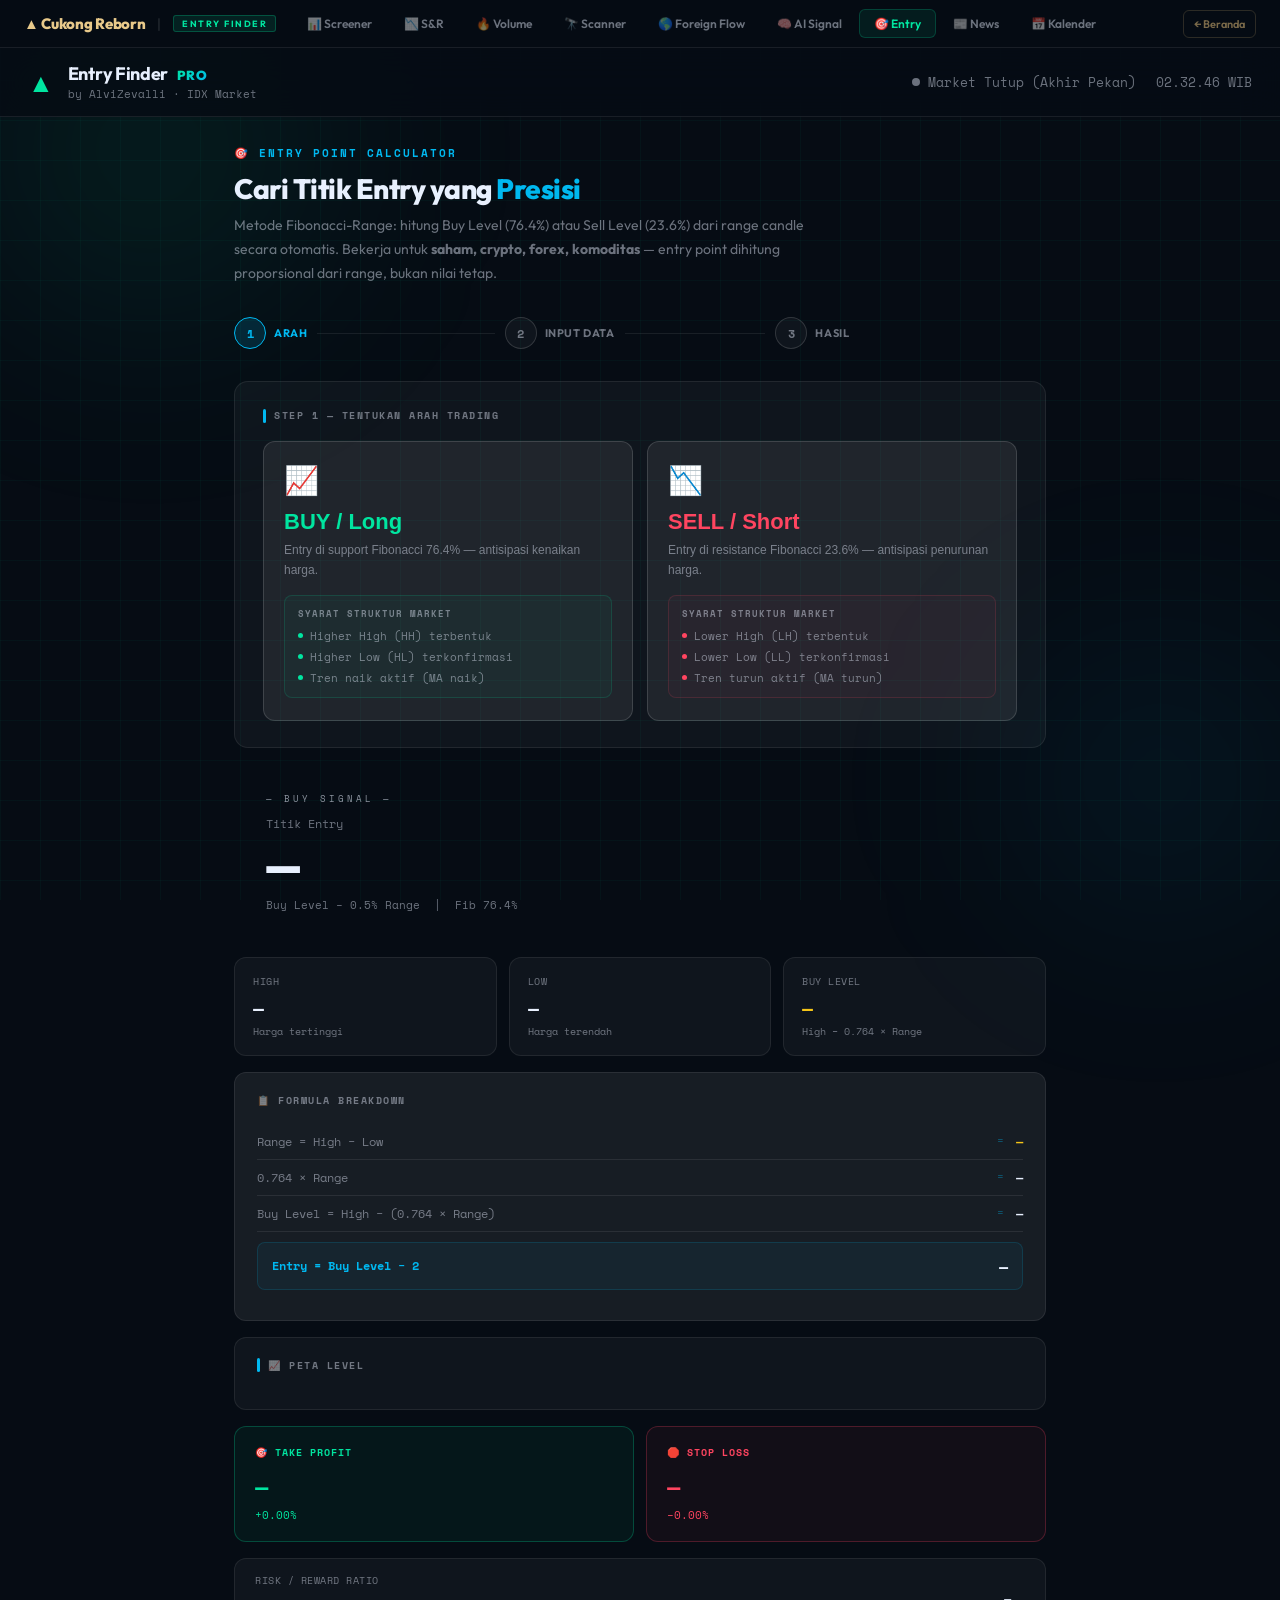
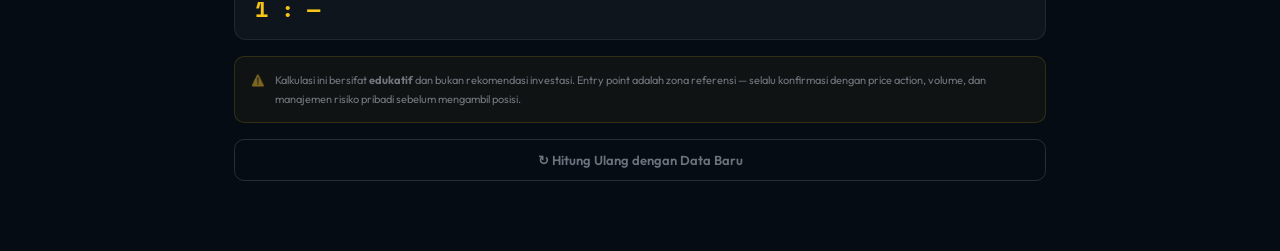
<file: WebsiteStock/public/entry.html>
<!DOCTYPE html>
<html lang="id">
<head>
  <meta charset="UTF-8">
  <meta name="viewport" content="width=device-width, initial-scale=1.0">
  <title>Entry Finder — Cukong Reborn</title>
  <link rel="preconnect" href="https://fonts.googleapis.com">
  <link href="https://fonts.googleapis.com/css2?family=Space+Mono:wght@400;700&family=Outfit:wght@300;400;500;600;700;900&display=swap" rel="stylesheet">
  <link rel="stylesheet" href="style.css">
  <script src="config.js"></script>
  <style>
    main { max-width: 860px; margin: auto; padding: 28px 24px 80px; position: relative; z-index: 1; }

    .page-hero { margin-bottom: 32px; }
    .page-hero-eyebrow { font-size: 11px; font-weight: 700; color: var(--accent2); letter-spacing: 2px; text-transform: uppercase; margin-bottom: 10px; font-family: var(--font-mono); }
    .page-hero h1 { font-size: 28px; font-weight: 800; letter-spacing: -0.5px; margin-bottom: 8px; }
    .page-hero p  { color: var(--muted); font-size: 14px; line-height: 1.7; max-width: 580px; }

    /* ── WIZARD 3 STEPS ── */
    .wizard-steps { display: flex; align-items: center; margin-bottom: 32px; }
    .ws-item { display: flex; align-items: center; flex: 1; }
    .ws-num  { width: 32px; height: 32px; border-radius: 50%; display: flex; align-items: center; justify-content: center; font-family: var(--font-mono); font-size: 12px; font-weight: 700; border: 1.5px solid var(--border2); color: var(--muted); background: var(--surface); flex-shrink: 0; transition: all .3s; }
    .ws-label{ font-size: 11px; font-weight: 700; color: var(--muted); letter-spacing: .6px; text-transform: uppercase; margin-left: 8px; white-space: nowrap; transition: color .3s; }
    .ws-line { flex: 1; height: 1px; background: var(--border); margin: 0 10px; transition: background .3s; }
    .ws-item.active .ws-num  { background: rgba(0,184,240,0.15); border-color: var(--accent2); color: var(--accent2); }
    .ws-item.active .ws-label{ color: var(--accent2); }
    .ws-item.done   .ws-num  { background: var(--accent); border-color: var(--accent); color: #060c14; }
    .ws-item.done   .ws-label{ color: var(--accent); }
    .ws-item.done   .ws-line { background: var(--accent); }

    /* ── CARDS ── */
    .sec { background: var(--surface); border: 1px solid var(--border); border-radius: 14px; padding: 26px 28px; margin-bottom: 16px; animation: fadeUp .3s ease; }
    @keyframes fadeUp { from { opacity: 0; transform: translateY(12px); } to { opacity: 1; transform: none; } }
    .sec-title { font-size: 10px; font-weight: 700; color: var(--muted); letter-spacing: 1.5px; text-transform: uppercase; font-family: var(--font-mono); margin-bottom: 18px; display: flex; align-items: center; gap: 8px; }
    .sec-title::before { content: ''; width: 3px; height: 14px; border-radius: 2px; background: var(--accent2); }

    /* ── DIRECTION CARDS ── */
    .dir-grid { display: grid; grid-template-columns: 1fr 1fr; gap: 14px; }
    .dir-card { border: 1px solid var(--border2); border-radius: 12px; padding: 22px 20px; cursor: pointer; transition: all .2s; text-align: left; background: var(--surface2); position: relative; overflow: hidden; }
    .dir-card::after { content: ''; position: absolute; top: 0; left: 0; right: 0; height: 2px; transform: scaleX(0); transform-origin: left; transition: transform .3s; }
    .dir-card.buy::after  { background: linear-gradient(90deg, var(--accent), transparent); }
    .dir-card.sell::after { background: linear-gradient(90deg, var(--danger), transparent); }
    .dir-card:hover { transform: translateY(-2px); }
    .dir-card.buy:hover,  .dir-card.buy.sel  { border-color: rgba(0,229,160,0.4);  background: rgba(0,229,160,0.05); }
    .dir-card.sell:hover, .dir-card.sell.sel { border-color: rgba(255,69,96,0.4);  background: rgba(255,69,96,0.05); }
    .dir-card.sel::after { transform: scaleX(1); }
    .dir-icon { font-size: 28px; margin-bottom: 12px; display: block; }
    .dir-name { font-size: 22px; font-weight: 800; margin-bottom: 6px; }
    .dir-name.buy  { color: var(--accent); }
    .dir-name.sell { color: var(--danger); }
    .dir-desc { font-size: 12px; color: var(--muted); line-height: 1.65; margin-bottom: 14px; }

    /* Condition text box — read only, no interaction */
    .cond-info { border-radius: 8px; padding: 11px 13px; }
    .cond-info.buy  { background: rgba(0,229,160,0.04);  border: 1px solid rgba(0,229,160,0.15); }
    .cond-info.sell { background: rgba(255,69,96,0.04);  border: 1px solid rgba(255,69,96,0.15); }
    .cond-label { font-size: 9px; font-weight: 700; color: var(--muted); letter-spacing: 1px; text-transform: uppercase; font-family: var(--font-mono); margin-bottom: 8px; }
    .cond-item { display: flex; align-items: center; gap: 7px; font-size: 11px; color: var(--muted); font-family: var(--font-mono); margin-bottom: 5px; }
    .cond-item:last-child { margin-bottom: 0; }
    .cond-dot { width: 5px; height: 5px; border-radius: 50%; flex-shrink: 0; }

    /* ── INPUT ── */
    .inp-grid { display: grid; grid-template-columns: 1fr 1fr 1fr; gap: 14px; margin-bottom: 16px; }
    .inp-group label { display: block; font-size: 10px; font-weight: 700; color: var(--muted); letter-spacing: 1px; text-transform: uppercase; font-family: var(--font-mono); margin-bottom: 7px; }
    .inp-field { width: 100%; background: var(--surface2); border: 1px solid var(--border2); border-radius: 10px; padding: 13px 14px; color: var(--text); font-family: var(--font-mono); font-size: 15px; font-weight: 700; outline: none; transition: border-color .2s, background .2s; text-align: right; }
    .inp-field::placeholder { color: rgba(232,240,254,0.2); font-size: 12px; font-weight: 400; text-align: right; }
    .inp-field.buy-f:focus  { border-color: var(--accent);  background: rgba(0,229,160,0.04); }
    .inp-field.sell-f:focus { border-color: var(--danger);  background: rgba(255,69,96,0.04); }
    .inp-hint { font-size: 10px; color: var(--muted); font-family: var(--font-mono); margin-top: 5px; text-align: right; }

    .range-preview { background: rgba(0,184,240,0.04); border: 1px solid rgba(0,184,240,0.14); border-radius: 8px; padding: 11px 15px; font-family: var(--font-mono); font-size: 11px; color: var(--muted); display: flex; flex-wrap: wrap; gap: 18px; margin-bottom: 16px; }

    .btn-row  { display: flex; gap: 10px; }
    .btn-back { flex: 1; padding: 12px 16px; border-radius: 10px; border: 1px solid var(--border2); background: transparent; color: var(--muted); font-family: var(--font); font-size: 13px; font-weight: 600; cursor: pointer; transition: all .15s; }
    .btn-back:hover { color: var(--text); background: rgba(255,255,255,0.04); }
    .btn-calc { flex: 3; padding: 14px 20px; border-radius: 10px; border: none; font-family: var(--font); font-size: 14px; font-weight: 800; cursor: pointer; transition: all .2s; }
    .btn-calc.buy-btn  { background: var(--accent); color: #060c14; }
    .btn-calc.sell-btn { background: var(--danger); color: #fff; }
    .btn-calc:hover    { transform: translateY(-1px); opacity: .9; }
    .btn-calc:disabled { opacity: .35; cursor: not-allowed; transform: none !important; }

    /* ── RESULT ── */
    #resultSec { display: none; animation: fadeUp .4s ease; }

    .entry-hero { border-radius: 14px; padding: 28px 32px; margin-bottom: 16px; position: relative; overflow: hidden; }
    .entry-hero.buy  { background: linear-gradient(135deg, rgba(0,229,160,0.09), rgba(0,229,160,0.03)); border: 1px solid rgba(0,229,160,0.25); }
    .entry-hero.sell { background: linear-gradient(135deg, rgba(255,69,96,0.09),  rgba(255,69,96,0.03));  border: 1px solid rgba(255,69,96,0.25); }
    .entry-hero::before { content: ''; position: absolute; top: 0; left: 0; right: 0; height: 3px; }
    .entry-hero.buy::before  { background: linear-gradient(90deg, var(--accent), transparent); }
    .entry-hero.sell::before { background: linear-gradient(90deg, var(--danger), transparent); }
    .eh-tag     { font-family: var(--font-mono); font-size: 9px; letter-spacing: 3px; text-transform: uppercase; margin-bottom: 10px; opacity: .6; }
    .eh-label   { font-size: 12px; color: var(--muted); font-family: var(--font-mono); margin-bottom: 4px; }
    .eh-val     { font-family: var(--font-mono); font-size: clamp(38px,6vw,56px); font-weight: 800; line-height: 1; margin-bottom: 5px; }
    .eh-val.buy  { color: var(--accent); }
    .eh-val.sell { color: var(--danger); }
    .eh-formula { font-size: 11px; color: var(--muted); font-family: var(--font-mono); }

    .metric-row { display: grid; grid-template-columns: repeat(3,1fr); gap: 12px; margin-bottom: 16px; }
    .mc { background: var(--surface); border: 1px solid var(--border); border-radius: 12px; padding: 16px 18px; }
    .mc-lbl { font-size: 10px; color: var(--muted); letter-spacing: .5px; text-transform: uppercase; font-family: var(--font-mono); margin-bottom: 6px; }
    .mc-val { font-family: var(--font-mono); font-size: 18px; font-weight: 700; }
    .mc-sub { font-size: 10px; color: var(--muted); font-family: var(--font-mono); margin-top: 3px; }

    .formula-card { background: var(--surface2); border: 1px solid var(--border); border-radius: 12px; padding: 20px 22px; margin-bottom: 16px; }
    .formula-title { font-size: 10px; font-weight: 700; color: var(--muted); letter-spacing: 1.5px; text-transform: uppercase; font-family: var(--font-mono); margin-bottom: 16px; }
    .f-row { display: flex; align-items: center; justify-content: space-between; padding: 9px 0; border-bottom: 1px solid var(--border); font-size: 12px; font-family: var(--font-mono); gap: 12px; }
    .f-row:last-child { border-bottom: none; padding-bottom: 0; }
    .f-key { color: var(--muted); flex: 1; }
    .f-eq  { color: rgba(0,184,240,0.4); font-size: 11px; }
    .f-val { font-weight: 700; text-align: right; }
    .f-val.gold  { color: var(--warn); }
    .f-val.green { color: var(--accent); }
    .f-val.red   { color: var(--danger); }
    .f-highlight { background: rgba(0,184,240,0.05); border: 1px solid rgba(0,184,240,0.15); border-radius: 8px; padding: 12px 14px; margin: 10px 0; display: flex; align-items: center; justify-content: space-between; font-family: var(--font-mono); font-size: 12px; }
    .f-highlight .f-key { color: var(--accent2); font-weight: 700; }
    .f-highlight .f-val { font-size: 15px; }

    .levels-card { background: var(--surface); border: 1px solid var(--border); border-radius: 12px; padding: 20px 22px; margin-bottom: 16px; }
    .lv-stack { display: flex; flex-direction: column; gap: 8px; }
    .lv-row { display: flex; align-items: center; gap: 12px; padding: 10px 14px; border-radius: 8px; border: 1px solid transparent; }
    .lv-row.entry-row { border-color: rgba(0,184,240,0.2); background: rgba(0,184,240,0.04); }
    .lv-dot  { width: 8px; height: 8px; border-radius: 50%; flex-shrink: 0; }
    .lv-name { font-size: 12px; font-weight: 700; font-family: var(--font-mono); min-width: 120px; }
    .lv-bar-wrap { flex: 1; height: 4px; background: rgba(255,255,255,0.06); border-radius: 2px; overflow: hidden; }
    .lv-bar-fill { height: 100%; border-radius: 2px; }
    .lv-price { font-family: var(--font-mono); font-size: 13px; font-weight: 700; text-align: right; min-width: 80px; }
    .lv-tag { font-size: 9px; padding: 2px 7px; border-radius: 3px; font-weight: 700; letter-spacing: .5px; font-family: var(--font-mono); flex-shrink: 0; }

    .tpsl-row { display: grid; grid-template-columns: 1fr 1fr; gap: 12px; margin-bottom: 16px; }
    .tpsl-card { border-radius: 12px; padding: 18px 20px; border: 1px solid; }
    .tpsl-card.tp { background: rgba(0,229,160,0.05); border-color: rgba(0,229,160,0.25); }
    .tpsl-card.sl { background: rgba(255,69,96,0.05);  border-color: rgba(255,69,96,0.25); }
    .tpsl-lbl { font-size: 10px; font-weight: 700; letter-spacing: 1px; text-transform: uppercase; font-family: var(--font-mono); margin-bottom: 10px; }
    .tpsl-lbl.tp { color: var(--accent); } .tpsl-lbl.sl { color: var(--danger); }
    .tpsl-val { font-family: var(--font-mono); font-size: 22px; font-weight: 700; margin-bottom: 4px; }
    .tpsl-val.tp { color: var(--accent); } .tpsl-val.sl { color: var(--danger); }
    .tpsl-pct { font-family: var(--font-mono); font-size: 11px; }
    .tpsl-pct.tp { color: var(--accent); } .tpsl-pct.sl { color: var(--danger); }

    .rr-row { background: var(--surface); border: 1px solid var(--border); border-radius: 12px; padding: 14px 20px; display: flex; align-items: center; justify-content: space-between; margin-bottom: 16px; flex-wrap: wrap; gap: 10px; }
    .rr-lbl { font-size: 10px; color: var(--muted); font-family: var(--font-mono); letter-spacing: .5px; margin-bottom: 4px; }
    .rr-val { font-family: var(--font-mono); font-size: 22px; font-weight: 700; color: var(--warn); }
    .rr-verdict { font-size: 12px; font-family: var(--font-mono); padding: 6px 14px; border-radius: 6px; }
    .rr-verdict.great { background: rgba(0,229,160,0.1);  color: var(--accent);  border: 1px solid rgba(0,229,160,0.2); }
    .rr-verdict.ok    { background: rgba(245,197,24,0.1); color: var(--warn);    border: 1px solid rgba(245,197,24,0.2); }
    .rr-verdict.bad   { background: rgba(255,69,96,0.1);  color: var(--danger);  border: 1px solid rgba(255,69,96,0.2); }

    .disclaimer { background: rgba(245,197,24,0.04); border: 1px solid rgba(245,197,24,0.15); border-radius: 10px; padding: 14px 16px; font-size: 11px; color: var(--muted); line-height: 1.7; margin-bottom: 16px; display: flex; gap: 10px; align-items: flex-start; }
    .btn-reset { width: 100%; padding: 12px; border-radius: 10px; border: 1px solid var(--border2); background: transparent; color: var(--muted); font-family: var(--font); font-size: 13px; font-weight: 600; cursor: pointer; transition: all .15s; }
    .btn-reset:hover { color: var(--text); background: rgba(255,255,255,0.04); }

    @media (max-width: 640px) {
      .dir-grid, .inp-grid, .metric-row, .tpsl-row { grid-template-columns: 1fr; }
      main { padding: 20px 16px 60px; }
      .sec { padding: 18px 16px; }
      .ws-label { display: none; }
    }
  </style>
</head>
<body>
  <div class="topbar" id="topbar">
    <div class="topbar-left">
      <a href="index.html" class="topbar-logo">&#9650; Cukong Reborn</a>
      <span class="topbar-sep">|</span>
      <span class="topbar-badge">ENTRY FINDER</span>
    </div>
    <nav class="topbar-nav">
      <a href="screener.html">&#128202; Screener</a>
      <a href="sr.html">&#128201; S&amp;R</a>
      <a href="volume.html">&#128293; Volume</a>
      <a href="scanner.html">&#128301; Scanner</a>
      <a href="foreign.html">&#127758; Foreign Flow</a>
      <a href="ai-signal.html">&#129504; AI Signal</a>
      <a href="entry.html" class="active">&#127919; Entry</a>
      <a href="news.html">&#128240; News</a>
      <a href="kalender.html">&#128197; Kalender</a>
    </nav>
    <a href="index.html" class="topbar-home">&larr; Beranda</a>
    <button class="burger-btn" id="burgerBtn" onclick="toggleMobileNav()" aria-label="Menu">
      <span></span><span></span><span></span>
    </button>
  </div>
  <nav class="mobile-nav-overlay" id="mobileNav">
    <a href="screener.html">&#128202; Screener</a>
    <a href="sr.html">&#128201; S&R</a>
    <a href="volume.html">&#128293; Volume</a>
    <a href="scanner.html">&#128301; Scanner</a>
    <a href="foreign.html">&#127758; Foreign Flow</a>
    <a href="ai-signal.html">&#129504; AI Signal</a>
    <a href="entry.html" class="active">&#127919; Entry Finder</a>
    <a href="news.html">&#128240; News</a>
    <a href="kalender.html">&#128197; Kalender</a>
    <a href="index.html">&#8592; Beranda</a>
  </nav>
  <div class="bg-grid"></div>
  <div class="bg-glow glow-1"></div>
  <div class="bg-glow glow-2"></div>

  <header>
    <div class="header-inner">
      <div class="logo">
        <span class="logo-icon">&#9650;</span>
        <div>
          <div class="logo-title">Entry Finder <span class="logo-pro">PRO</span></div>
          <div class="logo-sub">by AlviZevalli &middot; IDX Market</div>
        </div>
      </div>
      <div class="header-right">
        <div class="market-status" id="marketStatus"><span class="dot"></span> Market Loading...</div>
        <div class="clock" id="clock"></div>
      </div>
    </div>
  </header>

  <main>

    <div class="page-hero">
      <div class="page-hero-eyebrow">&#127919; Entry Point Calculator</div>
      <h1>Cari Titik Entry yang <span style="color:var(--accent2)">Presisi</span></h1>
      <p>Metode Fibonacci-Range: hitung Buy Level (76.4%) atau Sell Level (23.6%) dari range candle secara otomatis. Bekerja untuk <strong>saham, crypto, forex, komoditas</strong> — entry point dihitung proporsional dari range, bukan nilai tetap.</p>
    </div>

    <!-- WIZARD 3 STEPS -->
    <div class="wizard-steps">
      <div class="ws-item active" id="ws1">
        <div class="ws-num">1</div>
        <div class="ws-label">ARAH</div>
        <div class="ws-line"></div>
      </div>
      <div class="ws-item" id="ws2">
        <div class="ws-num">2</div>
        <div class="ws-label">INPUT DATA</div>
        <div class="ws-line"></div>
      </div>
      <div class="ws-item" id="ws3">
        <div class="ws-num">3</div>
        <div class="ws-label">HASIL</div>
      </div>
    </div>

    <!-- STEP 1: ARAH -->
    <div class="sec" id="sec1">
      <div class="sec-title">Step 1 &mdash; Tentukan Arah Trading</div>
      <div class="dir-grid">

        <button class="dir-card buy" id="btnBuy" onclick="pickDir('buy')">
          <span class="dir-icon">&#128200;</span>
          <div class="dir-name buy">BUY / Long</div>
          <div class="dir-desc">Entry di support Fibonacci 76.4% &mdash; antisipasi kenaikan harga.</div>
          <div class="cond-info buy">
            <div class="cond-label">Syarat Struktur Market</div>
            <div class="cond-item">
              <span class="cond-dot" style="background:var(--accent)"></span>
              Higher High (HH) terbentuk
            </div>
            <div class="cond-item">
              <span class="cond-dot" style="background:var(--accent)"></span>
              Higher Low (HL) terkonfirmasi
            </div>
            <div class="cond-item">
              <span class="cond-dot" style="background:var(--accent)"></span>
              Tren naik aktif (MA naik)
            </div>
          </div>
        </button>

        <button class="dir-card sell" id="btnSell" onclick="pickDir('sell')">
          <span class="dir-icon">&#128201;</span>
          <div class="dir-name sell">SELL / Short</div>
          <div class="dir-desc">Entry di resistance Fibonacci 23.6% &mdash; antisipasi penurunan harga.</div>
          <div class="cond-info sell">
            <div class="cond-label">Syarat Struktur Market</div>
            <div class="cond-item">
              <span class="cond-dot" style="background:var(--danger)"></span>
              Lower High (LH) terbentuk
            </div>
            <div class="cond-item">
              <span class="cond-dot" style="background:var(--danger)"></span>
              Lower Low (LL) terkonfirmasi
            </div>
            <div class="cond-item">
              <span class="cond-dot" style="background:var(--danger)"></span>
              Tren turun aktif (MA turun)
            </div>
          </div>
        </button>

      </div>
    </div>

    <!-- STEP 2: INPUT -->
    <div class="sec" id="sec2" style="display:none">
      <div class="sec-title">Step 2 &mdash; Masukkan Data Harga</div>
      <div class="inp-grid">
        <div class="inp-group">
          <label>&#128200; High</label>
          <input type="number" class="inp-field" id="inpH" placeholder="mis: 1550 / 0.0042" min="0" step="any" oninput="liveCalc()">
          <div class="inp-hint">Harga tertinggi candle</div>
        </div>
        <div class="inp-group">
          <label>&#128201; Low</label>
          <input type="number" class="inp-field" id="inpL" placeholder="mis: 1480 / 0.0038" min="0" step="any" oninput="liveCalc()">
          <div class="inp-hint">Harga terendah candle</div>
        </div>
        <div class="inp-group">
          <label>&#9632; Close <span style="color:var(--muted);font-weight:400;font-size:9px">(opsional)</span></label>
          <input type="number" class="inp-field" id="inpC" placeholder="mis: 1515 / 0.0041" min="0" step="any" oninput="liveCalc()">
          <div class="inp-hint">Untuk hitung TP referensi</div>
        </div>
      </div>

      <div id="rangePreview" style="display:none" class="range-preview">
        <span>Range: <strong id="pvRange" style="color:var(--warn)">&#8212;</strong></span>
        <span>0.764&times;R: <strong id="pv764" style="color:var(--accent)">&#8212;</strong></span>
        <span>0.236&times;R: <strong id="pv236" style="color:var(--danger)">&#8212;</strong></span>
        <span id="pvEntry"></span>
      </div>

      <div class="btn-row">
        <button class="btn-back" onclick="goBack()">&#8592; Kembali</button>
        <button class="btn-calc" id="btnCalc" onclick="calculate()" disabled>Hitung Entry Point</button>
      </div>
    </div>

    <!-- STEP 3: RESULT -->
    <div id="resultSec">

      <div class="entry-hero" id="entryHero">
        <div class="eh-tag" id="ehTag">&#8212; BUY SIGNAL &#8212;</div>
        <div class="eh-label">Titik Entry</div>
        <div class="eh-val" id="ehVal">&#8212;</div>
        <div class="eh-formula" id="ehFormula">Buy Level &minus; 0.5% Range &nbsp;|&nbsp; Fib 76.4%</div>
      </div>

      <div class="metric-row">
        <div class="mc">
          <div class="mc-lbl">High</div>
          <div class="mc-val" id="mHigh">&#8212;</div>
          <div class="mc-sub">Harga tertinggi</div>
        </div>
        <div class="mc">
          <div class="mc-lbl">Low</div>
          <div class="mc-val" id="mLow">&#8212;</div>
          <div class="mc-sub">Harga terendah</div>
        </div>
        <div class="mc">
          <div class="mc-lbl" id="mLevelLbl">Buy Level</div>
          <div class="mc-val" id="mLevel" style="color:var(--warn)">&#8212;</div>
          <div class="mc-sub" id="mLevelSub">High &minus; 0.764 &times; Range</div>
        </div>
      </div>

      <div class="formula-card">
        <div class="formula-title">&#128203; Formula Breakdown</div>
        <div class="f-row">
          <span class="f-key">Range = High &minus; Low</span>
          <span class="f-eq">=</span>
          <span class="f-val gold" id="fRange">&#8212;</span>
        </div>
        <div class="f-row">
          <span class="f-key" id="fFibKey">0.764 &times; Range</span>
          <span class="f-eq">=</span>
          <span class="f-val" id="fFibVal">&#8212;</span>
        </div>
        <div class="f-row">
          <span class="f-key" id="fLevelKey">Buy Level = High &minus; (0.764 &times; Range)</span>
          <span class="f-eq">=</span>
          <span class="f-val" id="fLevelVal">&#8212;</span>
        </div>
        <div class="f-highlight">
          <span class="f-key" id="fEntryKey">Entry = Buy Level &minus; 2</span>
          <span class="f-val" id="fEntryVal">&#8212;</span>
        </div>
      </div>

      <div class="levels-card">
        <div class="sec-title" style="margin-bottom:16px">&#128200; Peta Level</div>
        <div class="lv-stack" id="lvStack"></div>
      </div>

      <div class="tpsl-row">
        <div class="tpsl-card tp">
          <div class="tpsl-lbl tp">&#127919; Take Profit</div>
          <div class="tpsl-val tp" id="tpVal">&#8212;</div>
          <div class="tpsl-pct tp" id="tpPct">+0.00%</div>
        </div>
        <div class="tpsl-card sl">
          <div class="tpsl-lbl sl">&#128721; Stop Loss</div>
          <div class="tpsl-val sl" id="slVal">&#8212;</div>
          <div class="tpsl-pct sl" id="slPct">&minus;0.00%</div>
        </div>
      </div>

      <div class="rr-row">
        <div>
          <div class="rr-lbl">RISK / REWARD RATIO</div>
          <div class="rr-val" id="rrVal">1 : &#8212;</div>
        </div>
        <div class="rr-verdict" id="rrVerdict">&#8212;</div>
      </div>

      <div class="disclaimer">
        <span>&#9888;&#65039;</span>
        <span>Kalkulasi ini bersifat <strong>edukatif</strong> dan bukan rekomendasi investasi. Entry point adalah zona referensi &mdash; selalu konfirmasi dengan price action, volume, dan manajemen risiko pribadi sebelum mengambil posisi.</span>
      </div>

      <button class="btn-reset" onclick="resetAll()">&#8635; Hitung Ulang dengan Data Baru</button>
    </div>

  </main>

  <div id="toast" class="toast"></div>

  <script>
  let dir = null;

  document.addEventListener('DOMContentLoaded', () => {
    updateClock(); setInterval(updateClock, 1000);
  });

  function updateClock() {
    const wib = new Date(new Date().toLocaleString('en-US', { timeZone: 'Asia/Jakarta' }));
    document.getElementById('clock').textContent =
      wib.toLocaleTimeString('id-ID', { hour:'2-digit', minute:'2-digit', second:'2-digit' }) + ' WIB';
    const day = wib.getDay(), h = wib.getHours(), m = wib.getMinutes(), t = h * 100 + m;
    const el = document.getElementById('marketStatus');
    if (day === 0 || day === 6)     el.innerHTML = '<span class="dot"></span> Market Tutup (Akhir Pekan)';
    else if (t >= 900 && t < 1600) el.innerHTML = '<span class="dot open"></span> Market Buka';
    else                            el.innerHTML = '<span class="dot"></span> Market Tutup';
  }

  // STEP 1 → langsung ke STEP 2
  function pickDir(d) {
    dir = d;
    document.getElementById('btnBuy').classList.toggle('sel',  d === 'buy');
    document.getElementById('btnSell').classList.toggle('sel', d === 'sell');
    setStep(1, 'done');
    setStep(2, 'active');
    ['inpH','inpL','inpC'].forEach(id => {
      const el = document.getElementById(id);
      el.classList.remove('buy-f','sell-f');
      el.classList.add(d === 'buy' ? 'buy-f' : 'sell-f');
    });
    const btn = document.getElementById('btnCalc');
    btn.className = 'btn-calc ' + (d === 'buy' ? 'buy-btn' : 'sell-btn');
    btn.textContent = d === 'buy' ? '📈 Hitung Entry BUY' : '📉 Hitung Entry SELL';
    document.getElementById('sec2').style.display = 'block';
    smooth('sec2');
    liveCalc();
  }

  // Live preview
  function liveCalc() {
    const H = num('inpH'), L = num('inpL');
    const preview = document.getElementById('rangePreview');
    if (H > 0 && L > 0 && H > L) {
      const R     = H - L;
      const pad   = R * 0.005;           // 0.5% dari range — universal (saham, crypto, forex, dll)
      const level = dir === 'buy' ? H - 0.764 * R : H - 0.236 * R;
      const entry = dir === 'buy' ? level - pad : level + pad;
      const col   = dir === 'buy' ? 'var(--accent)' : 'var(--danger)';
      const lbl   = dir === 'buy' ? 'Buy Level' : 'Sell Level';
      setText('pvRange', fmt(R));
      setText('pv764',   fmt(0.764 * R));
      setText('pv236',   fmt(0.236 * R));
      document.getElementById('pvEntry').innerHTML =
        lbl + ': <strong style="color:' + col + '">' + fmt(level) + '</strong>' +
        ' &rarr; Entry: <strong style="color:' + col + '">' + fmt(entry) + '</strong>';
      preview.style.display = 'flex';
      document.getElementById('btnCalc').disabled = false;
    } else {
      preview.style.display = 'none';
      document.getElementById('btnCalc').disabled = true;
    }
  }

  // Calculate
  function calculate() {
    const H = num('inpH'), L = num('inpL'), C = num('inpC');
    if (!H || !L || H <= L) { toast('⚠️ High harus lebih besar dari Low'); return; }
    const isBuy = dir === 'buy';
    const R     = H - L;
    const pad   = R * 0.005;             // 0.5% dari range — universal (saham, crypto, forex, dll)
    const fib   = isBuy ? 0.764 : 0.236;
    const level = H - fib * R;
    const entry = isBuy ? level - pad : level + pad;
    const sl    = isBuy ? L - pad     : H + pad;
    const tp    = C ? (isBuy ? entry + (C - sl) : entry - (sl - C))
                    : (isBuy ? entry + R * 1.2  : entry - R * 1.2);
    const risk   = Math.abs(entry - sl);
    const reward = Math.abs(tp - entry);
    const rr     = risk > 0 ? reward / risk : 0;

    const padLabel = (pad * 100 / R).toFixed(1) + '% Range';   // contoh: "0.5% Range"

    setStep(2, 'done'); setStep(3, 'active');

    document.getElementById('entryHero').className = 'entry-hero ' + (isBuy ? 'buy' : 'sell');
    setText('ehTag', isBuy ? '— BUY SIGNAL —' : '— SELL SIGNAL —');
    const ev = document.getElementById('ehVal');
    ev.className = 'eh-val ' + (isBuy ? 'buy' : 'sell');
    ev.textContent = fmt(entry);
    setText('ehFormula', isBuy
      ? 'Entry = Buy Level − ' + padLabel + '  |  Fib 76.4% dari Range'
      : 'Entry = Sell Level + ' + padLabel + '  |  Fib 23.6% dari Range');

    setText('mHigh', fmt(H)); setText('mLow', fmt(L));
    setText('mLevelLbl', isBuy ? 'Buy Level (76.4%)' : 'Sell Level (23.6%)');
    setText('mLevel', fmt(level));
    setText('mLevelSub', isBuy ? 'High − 0.764 × Range' : 'High − 0.236 × Range');

    setText('fRange', fmt(R));
    setText('fFibKey', isBuy ? '0.764 × Range' : '0.236 × Range');
    const ff = document.getElementById('fFibVal');
    ff.textContent = fmt(fib * R); ff.className = 'f-val ' + (isBuy ? 'green' : 'red');
    setText('fLevelKey', isBuy ? 'Buy Level = High − (0.764 × Range)' : 'Sell Level = High − (0.236 × Range)');
    const fl = document.getElementById('fLevelVal');
    fl.textContent = fmt(level); fl.className = 'f-val ' + (isBuy ? 'green' : 'red');
    setText('fEntryKey', isBuy
      ? 'Entry = Buy Level − ' + padLabel
      : 'Entry = Sell Level + ' + padLabel);
    const fe = document.getElementById('fEntryVal');
    fe.textContent = fmt(entry);
    fe.style.color = isBuy ? 'var(--accent)' : 'var(--danger)';

    renderLevels(H, L, level, entry, sl, tp, isBuy);

    const tpPct = ((Math.abs(tp-entry)/entry)*100).toFixed(2);
    const slPct = ((Math.abs(sl-entry)/entry)*100).toFixed(2);
    setText('tpVal', fmt(tp));  setText('slVal', fmt(sl));
    setText('tpPct','+'+tpPct+'%'); setText('slPct','−'+slPct+'%');

    setText('rrVal','1 : '+rr.toFixed(2));
    const rv = document.getElementById('rrVerdict');
    if (rr >= 2)      { rv.className='rr-verdict great'; rv.textContent='🔥 RR Bagus — layak entry'; }
    else if (rr >= 1) { rv.className='rr-verdict ok';    rv.textContent='⚠️ RR Cukup — pertimbangkan'; }
    else               { rv.className='rr-verdict bad';   rv.textContent='❌ RR Buruk — skip trade ini'; }

    document.getElementById('resultSec').style.display = 'block';
    smooth('resultSec');
  }

    document.getElementById('resultSec').style.display = 'block';
    smooth('resultSec');
  

  function renderLevels(H, L, level, entry, sl, tp, isBuy) {
    const items = isBuy ? [
      { name:'Stop Loss',    price:sl,    color:'var(--danger)', tag:'SL',    bg:'rgba(255,69,96,0.12)' },
      { name:'Low',          price:L,     color:'var(--muted)',  tag:'LOW',   bg:'rgba(255,255,255,0.06)' },
      { name:'ENTRY BUY ★',  price:entry, color:'var(--accent)', tag:'ENTRY', bg:'rgba(0,229,160,0.12)', isEntry:true },
      { name:'Buy Level',    price:level, color:'var(--warn)',   tag:'76.4%', bg:'rgba(245,197,24,0.12)' },
      { name:'High',         price:H,     color:'var(--muted)',  tag:'HIGH',  bg:'rgba(255,255,255,0.06)' },
      { name:'Take Profit',  price:tp,    color:'var(--accent)', tag:'TP',    bg:'rgba(0,229,160,0.12)' },
    ] : [
      { name:'Take Profit',  price:tp,    color:'var(--accent)', tag:'TP',    bg:'rgba(0,229,160,0.12)' },
      { name:'Low',          price:L,     color:'var(--muted)',  tag:'LOW',   bg:'rgba(255,255,255,0.06)' },
      { name:'Sell Level',   price:level, color:'var(--warn)',   tag:'23.6%', bg:'rgba(245,197,24,0.12)' },
      { name:'ENTRY SELL ★', price:entry, color:'var(--danger)', tag:'ENTRY', bg:'rgba(255,69,96,0.12)',  isEntry:true },
      { name:'High',         price:H,     color:'var(--muted)',  tag:'HIGH',  bg:'rgba(255,255,255,0.06)' },
      { name:'Stop Loss',    price:sl,    color:'var(--danger)', tag:'SL',    bg:'rgba(255,69,96,0.12)' },
    ];
    const sorted = [...items].sort((a,b) => b.price - a.price);
    const pMin = Math.min(...sorted.map(i=>i.price));
    const pRng = (Math.max(...sorted.map(i=>i.price)) - pMin) || 1;
    document.getElementById('lvStack').innerHTML = sorted.map(lv => {
      const pct = ((lv.price - pMin) / pRng * 100).toFixed(0);
      return `<div class="lv-row${lv.isEntry?' entry-row':''}">
        <div class="lv-dot" style="background:${lv.color}"></div>
        <div class="lv-name" style="color:${lv.color}">${lv.name}</div>
        <div class="lv-bar-wrap"><div class="lv-bar-fill" style="width:${pct}%;background:${lv.color};opacity:.45"></div></div>
        <div class="lv-price" style="color:${lv.color}">${fmt(lv.price)}</div>
        <span class="lv-tag" style="background:${lv.bg};color:${lv.color}">${lv.tag}</span>
      </div>`;
    }).join('');
  }

  function goBack() {
    document.getElementById('sec2').style.display = 'none';
    document.getElementById('resultSec').style.display = 'none';
    setStep(2,''); setStep(3,''); setStep(1,'active');
    smooth('sec1');
  }

  function resetAll() {
    dir = null;
    document.getElementById('btnBuy').classList.remove('sel');
    document.getElementById('btnSell').classList.remove('sel');
    document.getElementById('sec2').style.display = 'none';
    document.getElementById('resultSec').style.display = 'none';
    ['inpH','inpL','inpC'].forEach(id => document.getElementById(id).value = '');
    document.getElementById('rangePreview').style.display = 'none';
    document.getElementById('btnCalc').disabled = true;
    setStep(1,'active'); setStep(2,''); setStep(3,'');
    window.scrollTo({ top:0, behavior:'smooth' });
  }

  function setStep(n, state) {
    const el = document.getElementById('ws' + n);
    el.className = 'ws-item' + (state ? ' ' + state : '');
    el.querySelector('.ws-num').textContent = state === 'done' ? '✓' : n;
    const line = el.querySelector('.ws-line');
    if (line) line.style.background = state === 'done' ? 'var(--accent)' : 'var(--border)';
  }

  function setText(id,v) { const el=document.getElementById(id); if(el) el.textContent = v; }
  function num(id)       { return parseFloat(document.getElementById(id).value) || 0; }

  // fmt() — universal: auto-detect jumlah desimal berdasarkan magnitude harga
  // Saham IDX (≥1000): 0 desimal | Saham murah: 2 desimal
  // Crypto/forex (1–99): 4 desimal | Crypto micro (<0.01): 8 desimal
  function fmt(n) {
    if (n == null || isNaN(n)) return '—';
    const abs = Math.abs(n);
    let decimals;
    if      (abs >= 1000)  decimals = 0;
    else if (abs >= 100)   decimals = 2;
    else if (abs >= 1)     decimals = 4;
    else if (abs >= 0.01)  decimals = 6;
    else                   decimals = 8;
    // Gunakan en-US untuk avoid titik ribuan yang membingungkan di display harga
    return n.toLocaleString('en-US', { minimumFractionDigits: decimals, maximumFractionDigits: decimals });
  }
  function smooth(id)    { setTimeout(()=>document.getElementById(id).scrollIntoView({behavior:'smooth',block:'start'}),80); }
  function toast(msg)    {
    const t = document.getElementById('toast');
    t.textContent = msg; t.style.display = 'block';
    setTimeout(() => t.style.display = 'none', 3000);
  }
  function toggleMobileNav() {
    document.getElementById('burgerBtn').classList.toggle('open');
    document.getElementById('mobileNav').classList.toggle('open');
  }
  document.addEventListener('DOMContentLoaded', () => {
    document.querySelectorAll('#mobileNav a').forEach(a =>
      a.addEventListener('click', () => {
        document.getElementById('burgerBtn').classList.remove('open');
        document.getElementById('mobileNav').classList.remove('open');
      })
    );
  });
  </script>
</body>
</html>
</file>
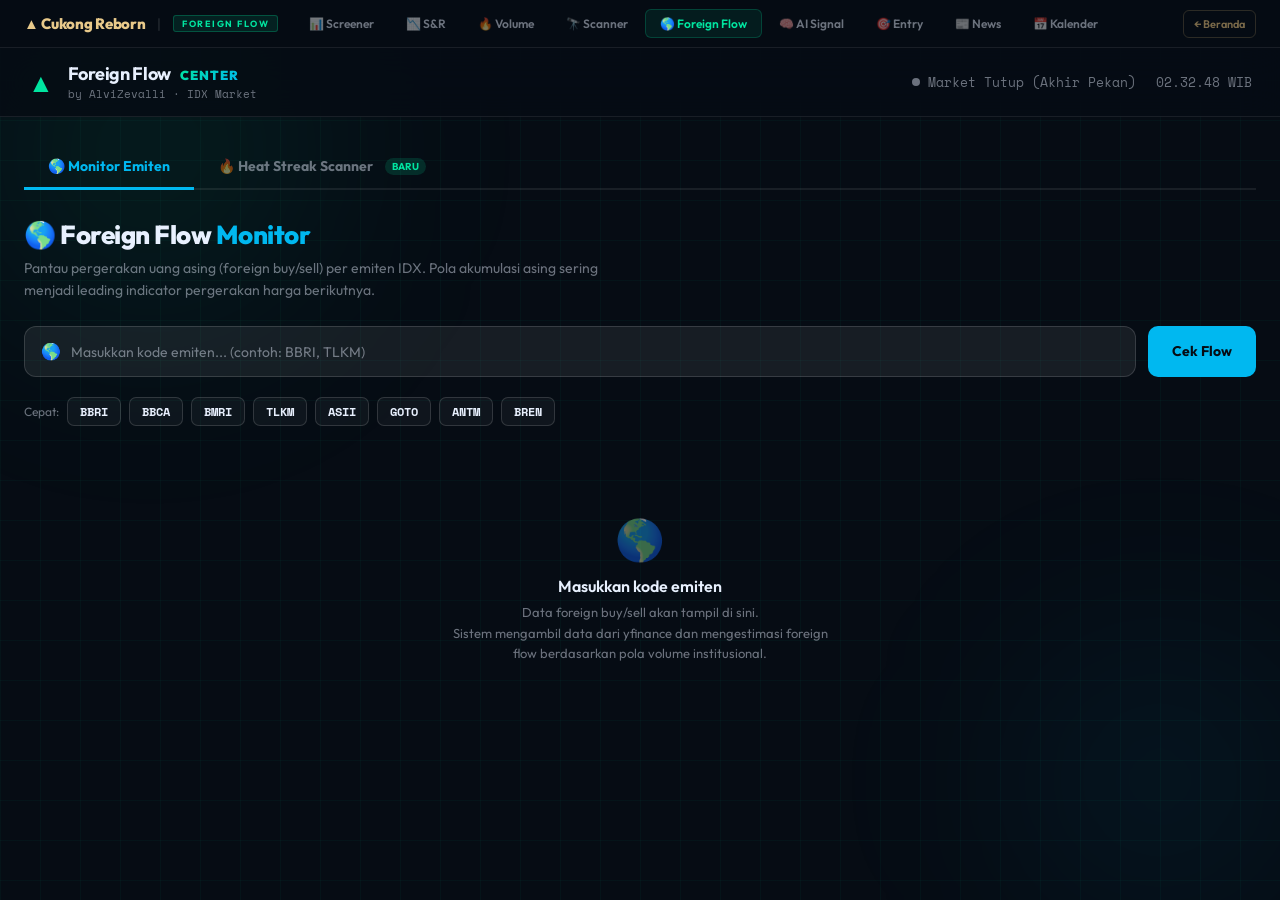
<file: WebsiteStock/public/foreign.html>
<!DOCTYPE html>
<html lang="id">
<head>
  <meta charset="UTF-8">
  <meta name="viewport" content="width=device-width, initial-scale=1.0">
  <title>Foreign Flow — Cukong Reborn</title>
  <link rel="preconnect" href="https://fonts.googleapis.com">
  <link href="https://fonts.googleapis.com/css2?family=Space+Mono:wght@400;700&family=Outfit:wght@300;400;500;600;700;900&display=swap" rel="stylesheet">
  <link rel="stylesheet" href="style.css">
  <script src="config.js"></script>
  <style>
    main { max-width: 1400px; margin: auto; padding: 28px 24px 80px; position: relative; z-index: 1; }

    /* ── PAGE TABS ── */
    .page-tabs {
      display: flex;
      gap: 0;
      margin-bottom: 28px;
      border-bottom: 2px solid var(--border);
    }
    .page-tab {
      padding: 12px 24px;
      font-size: 14px;
      font-weight: 700;
      cursor: pointer;
      color: var(--muted);
      border-bottom: 3px solid transparent;
      margin-bottom: -2px;
      transition: all 0.15s;
      display: flex;
      align-items: center;
      gap: 8px;
      white-space: nowrap;
    }
    .page-tab:hover { color: var(--text); }
    .page-tab.active { color: var(--accent2); border-bottom-color: var(--accent2); }

    /* ========================================================
       TAB 1: MONITOR per emiten (ORIGINAL)
    ======================================================== */
    .page-hero { margin-bottom: 24px; }
    .page-hero h1 { font-size: 26px; font-weight: 800; letter-spacing: -0.5px; margin-bottom: 6px; }
    .page-hero p { color: var(--muted); font-size: 14px; max-width: 600px; line-height: 1.6; }
    .hero-accent { color: var(--accent2); }

    .ff-search { display: flex; gap: 12px; margin-bottom: 20px; flex-wrap: wrap; }
    .ff-input-wrap {
      flex: 1; min-width: 200px;
      display: flex; align-items: center; gap: 10px;
      background: var(--surface2); border: 1px solid var(--border2);
      border-radius: 12px; padding: 0 16px;
    }
    .ff-input-wrap input {
      flex: 1; background: none; border: none; outline: none;
      color: var(--text); font-family: var(--font-mono);
      font-size: 14px; padding: 14px 0; text-transform: uppercase;
    }
    .ff-input-wrap input::placeholder { color: var(--muted); text-transform: none; font-family: var(--font); }
    .ff-btn {
      background: var(--accent2); color: #060c14;
      border: none; border-radius: 10px; padding: 13px 24px;
      font-weight: 700; font-size: 14px; cursor: pointer;
      font-family: var(--font); transition: opacity 0.2s; white-space: nowrap;
    }
    .ff-btn:hover { opacity: 0.85; }

    .ff-quick { display: flex; gap: 8px; margin-bottom: 28px; flex-wrap: wrap; align-items: center; }
    .ff-quick-label { font-size: 12px; color: var(--muted); }
    .ff-quick button {
      background: rgba(255,255,255,0.04); border: 1px solid var(--border2);
      color: var(--text); border-radius: 7px; padding: 5px 12px;
      font-size: 12px; font-family: var(--font-mono); cursor: pointer;
      font-weight: 700; transition: all 0.15s;
    }
    .ff-quick button:hover { background: rgba(0,184,240,0.1); border-color: rgba(0,184,240,0.4); color: var(--accent2); }

    .ff-cards {
      display: grid; grid-template-columns: repeat(auto-fit, minmax(180px, 1fr));
      gap: 14px; margin-bottom: 24px;
    }
    .ff-card {
      background: var(--surface); border: 1px solid var(--border);
      border-radius: 14px; padding: 18px 20px;
      position: relative; overflow: hidden;
    }
    .ff-card::before { content: ""; position: absolute; top: 0; left: 0; right: 0; height: 2px; }
    .ff-card.buy::before  { background: linear-gradient(90deg, var(--accent), transparent); }
    .ff-card.sell::before { background: linear-gradient(90deg, var(--danger), transparent); }
    .ff-card.net::before  { background: linear-gradient(90deg, var(--accent2), transparent); }
    .ff-card.days::before { background: linear-gradient(90deg, var(--warn), transparent); }
    .ff-card-label { font-size: 11px; color: var(--muted); text-transform: uppercase; letter-spacing: 0.5px; margin-bottom: 8px; }
    .ff-card-val { font-size: 22px; font-weight: 800; font-family: var(--font-mono); }
    .ff-card-sub { font-size: 11px; color: var(--muted); margin-top: 4px; }
    .buy  .ff-card-val { color: var(--accent); }
    .sell .ff-card-val { color: var(--danger); }
    .net  .ff-card-val { color: var(--accent2); }
    .days .ff-card-val { color: var(--warn); }

    .flow-bar-section {
      background: var(--surface); border: 1px solid var(--border);
      border-radius: 14px; padding: 20px 24px; margin-bottom: 20px;
    }
    .fbs-title { font-size: 13px; font-weight: 700; color: var(--muted); text-transform: uppercase; letter-spacing: 0.5px; margin-bottom: 16px; display: flex; align-items: center; gap: 8px; }
    .flow-bar-wrap { display: flex; height: 28px; border-radius: 8px; overflow: hidden; gap: 2px; }
    .flow-bar-buy  { background: rgba(0,229,160,0.7); display: flex; align-items: center; justify-content: center; font-size: 11px; font-weight: 700; color: #060c14; transition: width 0.8s ease; }
    .flow-bar-sell { background: rgba(255,69,96,0.7);  display: flex; align-items: center; justify-content: center; font-size: 11px; font-weight: 700; color: #fff; transition: width 0.8s ease; }
    .flow-bar-labels { display: flex; justify-content: space-between; margin-top: 6px; font-size: 11px; color: var(--muted); }

    .ff-signal {
      display: inline-flex; align-items: center; gap: 8px;
      padding: 10px 18px; border-radius: 10px;
      font-size: 14px; font-weight: 700; margin-bottom: 20px;
    }
    .ff-signal.accumulation { background: rgba(0,229,160,0.1); border: 1px solid rgba(0,229,160,0.3); color: var(--accent); }
    .ff-signal.distribution { background: rgba(255,69,96,0.1); border: 1px solid rgba(255,69,96,0.3); color: var(--danger); }
    .ff-signal.neutral      { background: rgba(245,197,24,0.1); border: 1px solid rgba(245,197,24,0.3); color: var(--warn); }

    .ff-table-wrap {
      background: var(--surface); border: 1px solid var(--border);
      border-radius: 14px; overflow: hidden; margin-bottom: 20px;
    }
    .ff-table-title { padding: 16px 20px 12px; font-size: 13px; font-weight: 700; color: var(--muted); text-transform: uppercase; letter-spacing: 0.5px; border-bottom: 1px solid var(--border); }
    .ff-table { width: 100%; border-collapse: collapse; }
    .ff-table th { padding: 10px 16px; text-align: left; font-size: 11px; font-weight: 700; color: var(--muted); text-transform: uppercase; letter-spacing: 0.5px; border-bottom: 1px solid var(--border); background: rgba(255,255,255,0.02); }
    .ff-table td { padding: 11px 16px; font-size: 13px; border-bottom: 1px solid rgba(255,255,255,0.04); font-family: var(--font-mono); }
    .ff-table tr:last-child td { border-bottom: none; }
    .ff-table tr:hover td { background: rgba(255,255,255,0.02); }
    .td-buy { color: var(--accent); font-weight: 700; }
    .td-sell { color: var(--danger); font-weight: 700; }
    .td-net-pos { color: var(--accent2); font-weight: 700; }
    .td-net-neg { color: var(--danger); font-weight: 700; }
    .td-date { color: var(--muted); }

    .ff-trend { background: var(--surface); border: 1px solid var(--border); border-radius: 14px; padding: 20px 24px; margin-bottom: 20px; }
    .trend-row { display: flex; align-items: center; justify-content: space-between; margin-bottom: 10px; font-size: 13px; }
    .trend-label { color: var(--muted); }
    .trend-val { font-family: var(--font-mono); font-weight: 700; }

    .ff-note { background: rgba(245,197,24,0.05); border: 1px solid rgba(245,197,24,0.15); border-radius: 10px; padding: 12px 16px; font-size: 12px; color: rgba(245,197,24,0.7); line-height: 1.6; }

    .ff-empty { text-align: center; padding: 60px 20px; color: var(--muted); }
    .ff-empty-icon { font-size: 40px; margin-bottom: 12px; }
    .ff-empty-title { font-size: 16px; font-weight: 600; margin-bottom: 6px; color: var(--text); }
    .ff-empty-sub { font-size: 13px; line-height: 1.6; max-width: 400px; margin: auto; }

    /* ========================================================
       TAB 2: HEAT STREAK SCANNER
    ======================================================== */
    .hs-hero { margin-bottom: 20px; }
    .hs-hero h2 { font-size: 22px; font-weight: 800; margin-bottom: 4px; }
    .hs-hero p  { color: var(--muted); font-size: 13px; max-width: 600px; line-height: 1.5; }

    /* Source pill */
    .src-pill {
      display: inline-flex; align-items: center; gap: 6px;
      padding: 3px 10px; border-radius: 20px; font-size: 10px; font-weight: 700;
      letter-spacing: 0.8px; text-transform: uppercase; margin-top: 6px;
    }
    .src-idx { background: rgba(0,229,160,0.1); border: 1px solid rgba(0,229,160,0.25); color: var(--accent); }
    .src-est { background: rgba(245,197,24,0.1); border: 1px solid rgba(245,197,24,0.25); color: var(--warn); }
    .src-dot { width: 5px; height: 5px; border-radius: 50%; background: currentColor; }

    /* Controls */
    .hs-controls {
      display: flex; align-items: center; gap: 10px; flex-wrap: wrap;
      background: var(--surface); border: 1px solid var(--border);
      border-radius: 14px; padding: 12px 16px; margin-bottom: 18px;
    }
    .ctrl-label { font-size: 11px; font-weight: 700; color: var(--muted); text-transform: uppercase; letter-spacing: 0.5px; white-space: nowrap; }
    .ctrl-group { display: flex; gap: 4px; }
    .ctrl-btn {
      background: rgba(255,255,255,0.04); border: 1px solid var(--border2);
      color: var(--muted); border-radius: 8px; padding: 6px 14px;
      font-family: var(--font); font-size: 12px; font-weight: 700;
      cursor: pointer; transition: all 0.15s; white-space: nowrap;
    }
    .ctrl-btn:hover { background: rgba(255,255,255,0.08); color: var(--text); }
    .ctrl-btn.active { background: rgba(0,229,160,0.12); border-color: rgba(0,229,160,0.35); color: var(--accent); }
    .ctrl-sep { width: 1px; height: 28px; background: var(--border2); margin: 0 4px; flex-shrink: 0; }
    .ctrl-scan-btn {
      margin-left: auto; background: var(--accent2); color: #060c14;
      border: none; border-radius: 10px; padding: 8px 22px;
      font-family: var(--font); font-size: 13px; font-weight: 800;
      cursor: pointer; transition: all 0.2s;
    }
    .ctrl-scan-btn:hover { opacity: 0.88; }
    .ctrl-scan-btn:disabled { opacity: 0.4; cursor: not-allowed; }

    /* Progress */
    .hs-progress { display: none; margin-bottom: 18px; }
    .hs-progress.active { display: block; }
    .prog-header { display: flex; justify-content: space-between; margin-bottom: 6px; font-size: 12px; }
    .prog-title  { font-weight: 700; }
    .prog-count  { font-family: var(--font-mono); color: var(--muted); }
    .prog-track  { height: 4px; background: rgba(255,255,255,0.07); border-radius: 99px; overflow: hidden; }
    .prog-fill   { height: 100%; background: linear-gradient(90deg, var(--accent), var(--accent2)); border-radius: 99px; transition: width 0.4s; width: 0%; }
    .prog-step   { font-size: 11px; color: var(--muted); margin-top: 5px; font-family: var(--font-mono); }

    /* Summary stats */
    .hs-stats { display: grid; grid-template-columns: repeat(auto-fit, minmax(140px, 1fr)); gap: 10px; margin-bottom: 18px; }
    .hs-stat {
      background: var(--surface); border: 1px solid var(--border);
      border-radius: 12px; padding: 14px 16px; position: relative; overflow: hidden;
    }
    .hs-stat::after { content: ""; position: absolute; top: 0; left: 0; right: 0; height: 2px; }
    .hs-stat.s-acc::after { background: linear-gradient(90deg, var(--accent), transparent); }
    .hs-stat.s-dis::after { background: linear-gradient(90deg, var(--danger), transparent); }
    .hs-stat.s-neu::after { background: linear-gradient(90deg, var(--accent2), transparent); }
    .hs-stat.s-gld::after { background: linear-gradient(90deg, var(--warn), transparent); }
    .hs-stat-label { font-size: 10px; color: var(--muted); text-transform: uppercase; letter-spacing: 0.5px; margin-bottom: 6px; }
    .hs-stat-val   { font-family: var(--font-mono); font-size: 22px; font-weight: 700; }
    .hs-stat-sub   { font-size: 10px; color: var(--muted); margin-top: 4px; }

    /* Inner tabs (heat vs split) */
    .hs-tabs { display: flex; gap: 4px; margin-bottom: 14px; border-bottom: 1px solid var(--border); padding-bottom: 0; }
    .hs-tab {
      padding: 9px 18px; font-size: 13px; font-weight: 700; cursor: pointer;
      color: var(--muted); border-bottom: 2px solid transparent;
      transition: all 0.15s; margin-bottom: -1px;
    }
    .hs-tab:hover { color: var(--text); }
    .hs-tab.active { color: var(--accent); border-bottom-color: var(--accent); }

    /* Heat table */
    .heat-table-wrap { overflow-x: auto; }
    .heat-table { width: 100%; border-collapse: collapse; font-size: 13px; }
    .heat-table th {
      padding: 9px 12px; text-align: left; font-size: 10px; font-weight: 700;
      color: var(--muted); text-transform: uppercase; letter-spacing: 0.5px;
      border-bottom: 1px solid var(--border); background: rgba(255,255,255,0.02);
      white-space: nowrap;
    }
    .heat-table td { padding: 9px 12px; border-bottom: 1px solid rgba(255,255,255,0.04); vertical-align: middle; }
    .heat-table tr:last-child td { border-bottom: none; }
    .heat-table tr:hover td { background: rgba(255,255,255,0.025); }
    .heat-table tbody tr { animation: rowIn 0.25s ease both; }
    @keyframes rowIn { from { opacity: 0; transform: translateY(5px); } to { opacity: 1; transform: none; } }

    .ht-rank { font-family: var(--font-mono); font-size: 11px; color: var(--muted); text-align: center; }
    .ht-sym  { font-weight: 800; font-size: 14px; }
    .ht-sym-sub { font-size: 10px; color: var(--muted); font-family: var(--font-mono); margin-top: 2px; }

    /* Heat bubbles */
    .heat-bubbles { display: flex; gap: 4px; align-items: center; flex-wrap: nowrap; }
    .heat-bubble {
      width: 28px; height: 28px; border-radius: 50%;
      display: flex; align-items: center; justify-content: center;
      font-family: var(--font-mono); font-size: 10px; font-weight: 700;
      transition: transform 0.15s; cursor: default; flex-shrink: 0;
    }
    .heat-bubble:hover { transform: scale(1.2); }
    .hb-top5  { background: rgba(0,229,160,0.9); color: #060c14; }
    .hb-top10 { background: rgba(0,229,160,0.55); color: #060c14; }
    .hb-top20 { background: rgba(0,229,160,0.25); color: var(--accent); }
    .hb-out   { background: rgba(255,255,255,0.07); color: var(--muted); }
    .hb-neg   { background: rgba(255,69,96,0.25); color: var(--danger); }
    .hb-none  { background: rgba(255,255,255,0.04); color: rgba(255,255,255,0.2); font-size: 8px; }

    .ht-hari { display: inline-flex; align-items: center; justify-content: center; padding: 3px 10px; border-radius: 20px; font-family: var(--font-mono); font-size: 11px; font-weight: 700; white-space: nowrap; }
    .hari-strong { background: rgba(0,229,160,0.15); border: 1px solid rgba(0,229,160,0.3); color: var(--accent); }
    .hari-good   { background: rgba(0,229,160,0.08); border: 1px solid rgba(0,229,160,0.15); color: rgba(0,229,160,0.7); }
    .hari-mid    { background: rgba(245,197,24,0.08); border: 1px solid rgba(245,197,24,0.2); color: var(--warn); }
    .hari-weak   { background: rgba(255,69,96,0.08); border: 1px solid rgba(255,69,96,0.2); color: var(--danger); }

    .ht-net { font-family: var(--font-mono); font-weight: 700; white-space: nowrap; }
    .net-pos { color: var(--accent); }
    .net-neg { color: var(--danger); }
    .ht-ret  { font-family: var(--font-mono); font-weight: 700; font-size: 13px; white-space: nowrap; }
    .ret-pos { color: var(--accent); }
    .ret-neg { color: var(--danger); }
    .ht-streak { font-family: var(--font-mono); font-size: 11px; white-space: nowrap; }
    .streak-buy  { color: var(--accent); }
    .streak-sell { color: var(--danger); }
    .ht-avgrank  { font-family: var(--font-mono); font-size: 12px; color: var(--muted); white-space: nowrap; }

    /* Tooltip */
    .hb-wrap { position: relative; }
    .hb-tooltip {
      position: absolute; bottom: calc(100% + 6px); left: 50%; transform: translateX(-50%);
      background: #1a2030; border: 1px solid var(--border2); border-radius: 8px;
      padding: 8px 12px; font-size: 11px; white-space: nowrap; pointer-events: none;
      opacity: 0; transition: opacity 0.15s; z-index: 100; font-family: var(--font-mono);
      min-width: 130px;
    }
    .hb-wrap:hover .hb-tooltip { opacity: 1; }
    .tip-date { font-size: 10px; color: var(--muted); margin-bottom: 4px; }
    .tip-buy  { color: var(--accent); }
    .tip-sell { color: var(--danger); }
    .tip-net  { font-weight: 700; border-top: 1px solid var(--border); margin-top: 4px; padding-top: 4px; }

    /* Legend */
    .heat-legend { display: flex; gap: 12px; align-items: center; flex-wrap: wrap; padding: 8px 0 12px; }
    .legend-item { display: flex; align-items: center; gap: 5px; font-size: 11px; color: var(--muted); }
    .legend-bub  { width: 18px; height: 18px; border-radius: 50%; display: flex; align-items: center; justify-content: center; font-size: 8px; font-weight: 700; flex-shrink: 0; }

    /* Split tables */
    .split-grid { display: grid; grid-template-columns: 1fr 1fr; gap: 14px; }
    @media (max-width: 860px) { .split-grid { grid-template-columns: 1fr; } }
    .split-card { background: var(--surface); border: 1px solid var(--border); border-radius: 14px; overflow: hidden; }
    .split-header { padding: 14px 18px; border-bottom: 1px solid var(--border); display: flex; align-items: center; gap: 10px; }
    .split-dot { width: 10px; height: 10px; border-radius: 50%; flex-shrink: 0; }
    .split-dot-acc { background: var(--accent); box-shadow: 0 0 6px rgba(0,229,160,0.5); }
    .split-dot-dis { background: var(--danger); box-shadow: 0 0 6px rgba(255,69,96,0.5); }
    .split-title { font-size: 14px; font-weight: 800; }
    .split-table { width: 100%; border-collapse: collapse; }
    .split-table th { padding: 8px 14px; font-size: 10px; font-weight: 700; color: var(--muted); text-transform: uppercase; letter-spacing: 0.5px; border-bottom: 1px solid var(--border); text-align: left; }
    .split-table td { padding: 9px 14px; font-size: 12px; border-bottom: 1px solid rgba(255,255,255,0.04); font-family: var(--font-mono); }
    .split-table td:not(:first-child):not(:nth-child(2)) { text-align: right; }
    .split-table th:not(:first-child):not(:nth-child(2)) { text-align: right; }
    .split-table tr:last-child td { border-bottom: none; }
    .split-table tr:hover td { background: rgba(255,255,255,0.02); }
    .st-rank { font-size: 10px; color: var(--muted); }
    .st-sym  { font-family: var(--font); font-weight: 800; font-size: 13px; }
    .st-net-acc { color: var(--accent); font-weight: 700; }
    .st-net-dis { color: var(--danger); font-weight: 700; }

    .hs-disc { background: rgba(0,184,240,0.04); border: 1px solid rgba(0,184,240,0.12); border-radius: 10px; padding: 12px 16px; font-size: 11px; color: rgba(0,184,240,0.6); line-height: 1.7; margin-top: 16px; }

    @media (max-width: 768px) {
      .hs-controls { flex-wrap: wrap; }
      .ctrl-scan-btn { margin-left: 0; width: 100%; text-align: center; }
      .page-tabs { overflow-x: auto; }
      .heat-bubble { width: 24px; height: 24px; font-size: 9px; }
    }
  </style>
</head>
<body>
  <div class="topbar" id="topbar">
    <div class="topbar-left">
      <a href="index.html" class="topbar-logo">&#9650; Cukong Reborn</a>
      <span class="topbar-sep">|</span>
      <span class="topbar-badge">FOREIGN FLOW</span>
    </div>
    <nav class="topbar-nav">
      <a href="screener.html">&#128202; Screener</a>
      <a href="sr.html">&#128201; S&amp;R</a>
      <a href="volume.html">&#128293; Volume</a>
      <a href="scanner.html">&#128301; Scanner</a>
      <a href="foreign.html" class="active">&#127758; Foreign Flow</a>
      <a href="ai-signal.html">&#129504; AI Signal</a>
      <a href="entry.html">&#127919; Entry</a>
      <a href="news.html">&#128240; News</a>
      <a href="kalender.html">&#128197; Kalender</a>
    </nav>
    <a href="index.html" class="topbar-home">&larr; Beranda</a>
    <button class="burger-btn" id="burgerBtn" onclick="toggleMobileNav()" aria-label="Menu">
      <span></span><span></span><span></span>
    </button>
  </div>
  <nav class="mobile-nav-overlay" id="mobileNav">
    <a href="screener.html">&#128202; Screener</a>
    <a href="sr.html">&#128201; S&amp;R</a>
    <a href="volume.html">&#128293; Volume</a>
    <a href="scanner.html">&#128301; Scanner</a>
    <a href="foreign.html" class="active">&#127758; Foreign Flow</a>
    <a href="ai-signal.html">&#129504; AI Signal</a>
    <a href="news.html">&#128240; News</a>
    <a href="kalender.html">&#128197; Kalender</a>
    <a href="entry.html">&#127919; Entry</a>
    <a href="index.html">&#8592; Beranda</a>
  </nav>
  <div class="bg-grid"></div>
  <div class="bg-glow glow-1"></div>
  <div class="bg-glow glow-2"></div>

  <header>
    <div class="header-inner">
      <div class="logo">
        <span class="logo-icon">&#9650;</span>
        <div>
          <div class="logo-title">Foreign Flow <span class="logo-pro">CENTER</span></div>
          <div class="logo-sub">by AlviZevalli &middot; IDX Market</div>
        </div>
      </div>
      <div class="header-right">
        <div class="market-status" id="marketStatus"><span class="dot"></span> Market Loading...</div>
        <div class="clock" id="clock"></div>
      </div>
    </div>
  </header>

  <main>
    <!-- Page-level tabs -->
    <div class="page-tabs">
      <div class="page-tab active" data-ptab="monitor" onclick="switchPageTab('monitor')">
        &#127758; Monitor Emiten
      </div>
      <div class="page-tab" data-ptab="heatscanner" onclick="switchPageTab('heatscanner')">
        &#128293; Heat Streak Scanner
        <span style="font-size:10px;background:rgba(0,229,160,0.15);color:var(--accent);padding:2px 7px;border-radius:20px;margin-left:4px;font-weight:700">BARU</span>
      </div>
    </div>

    <!-- ══════════════════════════════════
         TAB 1: MONITOR PER EMITEN
    ══════════════════════════════════ -->
    <div id="tabMonitor">
      <div class="page-hero">
        <h1>&#127758; Foreign Flow <span class="hero-accent">Monitor</span></h1>
        <p>Pantau pergerakan uang asing (foreign buy/sell) per emiten IDX. Pola akumulasi asing sering menjadi leading indicator pergerakan harga berikutnya.</p>
      </div>

      <div class="ff-search">
        <div class="ff-input-wrap">
          <span style="color:var(--accent2);font-size:16px">&#127758;</span>
          <input id="ffSym" placeholder="Masukkan kode emiten... (contoh: BBRI, TLKM)" autocomplete="off" spellcheck="false">
        </div>
        <button class="ff-btn" onclick="loadForeignFlow()">Cek Flow</button>
      </div>
      <div class="ff-quick">
        <span class="ff-quick-label">Cepat:</span>
        <button onclick="quickFF('BBRI')">BBRI</button>
        <button onclick="quickFF('BBCA')">BBCA</button>
        <button onclick="quickFF('BMRI')">BMRI</button>
        <button onclick="quickFF('TLKM')">TLKM</button>
        <button onclick="quickFF('ASII')">ASII</button>
        <button onclick="quickFF('GOTO')">GOTO</button>
        <button onclick="quickFF('ANTM')">ANTM</button>
        <button onclick="quickFF('BREN')">BREN</button>
      </div>

      <div id="ffContent">
        <div class="ff-empty">
          <div class="ff-empty-icon">&#127758;</div>
          <div class="ff-empty-title">Masukkan kode emiten</div>
          <div class="ff-empty-sub">Data foreign buy/sell akan tampil di sini.<br>Sistem mengambil data dari yfinance dan mengestimasi foreign flow berdasarkan pola volume institusional.</div>
        </div>
      </div>
    </div>

    <!-- ══════════════════════════════════
         TAB 2: HEAT STREAK SCANNER
    ══════════════════════════════════ -->
    <div id="tabHeatScanner" style="display:none">
      <div class="hs-hero">
        <h2>&#128293; Heat Streak <span style="color:var(--accent)">Scanner</span></h2>
        <p>Ranking harian arus dana asing seluruh emiten IDX. Lihat siapa yang paling banyak diakumulasi atau didistribusi asing, dengan heat streak per hari.</p>
        <div id="srcPill" class="src-pill src-idx">
          <span class="src-dot"></span>
          <span id="srcLabel">IDX API + Estimasi</span>
        </div>
      </div>

      <div class="hs-controls">
        <span class="ctrl-label">Periode</span>
        <div class="ctrl-group" id="periodGroup">
          <button class="ctrl-btn active" data-period="7">7D</button>
          <button class="ctrl-btn" data-period="14">14D</button>
          <button class="ctrl-btn" data-period="30">30D</button>
        </div>
        <div class="ctrl-sep"></div>
        <span class="ctrl-label">Universe</span>
        <div class="ctrl-group" id="universeGroup">
          <button class="ctrl-btn active" data-universe="lq45">LQ45</button>
          <button class="ctrl-btn" data-universe="idx30">IDX30</button>
          <button class="ctrl-btn" data-universe="all">Semua IDX</button>
        </div>
        <div class="ctrl-sep"></div>
        <span class="ctrl-label">Tipe</span>
        <div class="ctrl-group" id="typeGroup">
          <button class="ctrl-btn active" data-type="accumulation">&#128200; Akumulasi</button>
          <button class="ctrl-btn" data-type="distribution">&#128201; Distribusi</button>
        </div>
        <button class="ctrl-scan-btn" id="scanBtn" onclick="startScan()">&#128301; Mulai Scan</button>
      </div>

      <div class="hs-progress" id="hsProgress">
        <div class="prog-header">
          <span class="prog-title" id="progTitle">Scanning...</span>
          <span class="prog-count" id="progCount">0 / 0</span>
        </div>
        <div class="prog-track"><div class="prog-fill" id="progFill"></div></div>
        <div class="prog-step" id="progStep">Menginisialisasi...</div>
      </div>

      <div class="hs-stats" id="hsStats" style="display:none">
        <div class="hs-stat s-acc">
          <div class="hs-stat-label">Saham Akumulasi</div>
          <div class="hs-stat-val" id="statAcc">-</div>
          <div class="hs-stat-sub">Net Buy dominan</div>
        </div>
        <div class="hs-stat s-dis">
          <div class="hs-stat-label">Saham Distribusi</div>
          <div class="hs-stat-val" id="statDis">-</div>
          <div class="hs-stat-sub">Net Sell dominan</div>
        </div>
        <div class="hs-stat s-neu">
          <div class="hs-stat-label">Total Scanned</div>
          <div class="hs-stat-val" id="statTotal">-</div>
          <div class="hs-stat-sub" id="statPeriod">-</div>
        </div>
        <div class="hs-stat s-gld">
          <div class="hs-stat-label">Paling Konsisten</div>
          <div class="hs-stat-val" id="statTop" style="font-size:16px;padding-top:4px">-</div>
          <div class="hs-stat-sub" id="statTopSub">Streak tertinggi</div>
        </div>
      </div>

      <div class="hs-tabs" id="hsTabs" style="display:none">
        <div class="hs-tab active" data-htab="heat" onclick="switchHsTab('heat')">&#128293; Heat Streak</div>
        <div class="hs-tab" data-htab="split" onclick="switchHsTab('split')">&#9878;&#65039; Akumulasi vs Distribusi</div>
      </div>

      <div id="htabHeat">
        <div class="heat-legend">
          <span style="font-size:11px;color:var(--muted);font-weight:700">LEGEND:</span>
          <span class="legend-item"><span class="legend-bub hb-top5">5</span> Top 5</span>
          <span class="legend-item"><span class="legend-bub hb-top10">10</span> Top 10</span>
          <span class="legend-item"><span class="legend-bub hb-top20">20</span> Top 20</span>
          <span class="legend-item"><span class="legend-bub hb-out">-</span> Di luar Top 20</span>
          <span class="legend-item"><span class="legend-bub hb-neg">S</span> Net Sell</span>
        </div>
        <div class="heat-table-wrap">
          <div id="heatTableContainer">
            <div class="ff-empty">
              <div class="ff-empty-icon">&#128293;</div>
              <div class="ff-empty-title">Belum ada data</div>
              <div class="ff-empty-sub">Pilih periode &amp; universe lalu klik <strong>Mulai Scan</strong>.</div>
            </div>
          </div>
        </div>
      </div>

      <div id="htabSplit" style="display:none">
        <div class="split-grid">
          <div class="split-card">
            <div class="split-header">
              <div class="split-dot split-dot-acc"></div>
              <div class="split-title">Top Foreign Accumulation</div>
            </div>
            <div style="overflow-x:auto">
              <table class="split-table">
                <thead><tr><th>#</th><th>Stock</th><th>Net Value</th><th>Buy</th><th>Sell</th></tr></thead>
                <tbody id="accumBody"></tbody>
              </table>
            </div>
          </div>
          <div class="split-card">
            <div class="split-header">
              <div class="split-dot split-dot-dis"></div>
              <div class="split-title">Top Foreign Distribution</div>
            </div>
            <div style="overflow-x:auto">
              <table class="split-table">
                <thead><tr><th>#</th><th>Stock</th><th>Net Value</th><th>Buy</th><th>Sell</th></tr></thead>
                <tbody id="distribBody"></tbody>
              </table>
            </div>
          </div>
        </div>
      </div>

      <div class="hs-disc">
        &#8505;&#65039; <strong>Sumber Data:</strong> Sistem mencoba mengambil data dari <strong>IDX Trading Summary API</strong> terlebih dahulu.
        Jika tidak tersedia, digunakan <strong>estimasi berbasis pola volume institusional</strong> dari Yahoo Finance.
        Data resmi IDX: <a href="https://www.idx.co.id/id/data-pasar" target="_blank" style="color:var(--accent2)">idx.co.id</a>.
        Nilai dalam satuan lot (1 lot = 100 lembar saham).
      </div>
    </div>
  </main>

  <div id="toast" class="toast"></div>
  <div id="loading" class="loading-overlay" style="display:none">
    <div class="spinner"></div>
    <div class="loading-text" id="loadingText">Mengambil data foreign flow...</div>
  </div>

  <script>
  // \u2500\u2500 Page tab switch \u2500\u2500\u2500\u2500\u2500\u2500\u2500\u2500\u2500\u2500\u2500\u2500\u2500\u2500\u2500\u2500\u2500\u2500\u2500\u2500\u2500\u2500\u2500\u2500\u2500\u2500\u2500\u2500\u2500\u2500\u2500\u2500\u2500\u2500\u2500\u2500\u2500\u2500\u2500\u2500\u2500\u2500
  function switchPageTab(tab) {
    document.querySelectorAll('.page-tab').forEach(t => t.classList.toggle('active', t.dataset.ptab === tab));
    document.getElementById('tabMonitor').style.display     = tab === 'monitor'      ? 'block' : 'none';
    document.getElementById('tabHeatScanner').style.display = tab === 'heatscanner'  ? 'block' : 'none';
  }

  // \u2500\u2500 Clock & market status \u2500\u2500\u2500\u2500\u2500\u2500\u2500\u2500\u2500\u2500\u2500\u2500\u2500\u2500\u2500\u2500\u2500\u2500\u2500\u2500\u2500\u2500\u2500\u2500\u2500\u2500\u2500\u2500\u2500\u2500\u2500\u2500\u2500\u2500\u2500\u2500
  document.addEventListener('DOMContentLoaded', () => {
    updateClock();
    setInterval(updateClock, 1000);
    document.getElementById('ffSym').addEventListener('keydown', e => {
      if (e.key === 'Enter') loadForeignFlow();
    });
    setupScanControls();
  });

  function updateClock() {
    const wib = new Date(new Date().toLocaleString('en-US', { timeZone: 'Asia/Jakarta' }));
    document.getElementById('clock').textContent =
      wib.toLocaleTimeString('id-ID', { hour: '2-digit', minute: '2-digit', second: '2-digit' }) + ' WIB';
    const day = wib.getDay(), h = wib.getHours(), m = wib.getMinutes(), t = h * 100 + m;
    const el = document.getElementById('marketStatus');
    if (day === 0 || day === 6)
      el.innerHTML = '<span class="dot"></span> Market Tutup (Akhir Pekan)';
    else if (t >= 900 && t < 1600)
      el.innerHTML = '<span class="dot open"></span> Market Buka (09:00-16:00)';
    else
      el.innerHTML = '<span class="dot"></span> Market Tutup';
  }

  // \u2550\u2550\u2550\u2550\u2550\u2550\u2550\u2550\u2550\u2550\u2550\u2550\u2550\u2550\u2550\u2550\u2550\u2550\u2550\u2550\u2550\u2550\u2550\u2550\u2550\u2550\u2550\u2550\u2550\u2550\u2550\u2550\u2550\u2550\u2550\u2550\u2550\u2550\u2550\u2550\u2550\u2550\u2550\u2550\u2550\u2550\u2550\u2550\u2550\u2550\u2550\u2550\u2550\u2550\u2550\u2550\u2550\u2550\u2550\u2550
  // TAB 1: MONITOR PER EMITEN (ORIGINAL)
  // \u2550\u2550\u2550\u2550\u2550\u2550\u2550\u2550\u2550\u2550\u2550\u2550\u2550\u2550\u2550\u2550\u2550\u2550\u2550\u2550\u2550\u2550\u2550\u2550\u2550\u2550\u2550\u2550\u2550\u2550\u2550\u2550\u2550\u2550\u2550\u2550\u2550\u2550\u2550\u2550\u2550\u2550\u2550\u2550\u2550\u2550\u2550\u2550\u2550\u2550\u2550\u2550\u2550\u2550\u2550\u2550\u2550\u2550\u2550\u2550
  function quickFF(sym) {
    document.getElementById('ffSym').value = sym;
    loadForeignFlow();
  }

  async function loadForeignFlow() {
    const sym = document.getElementById('ffSym').value.trim().toUpperCase();
    if (!sym) { showToast('Masukkan kode emiten terlebih dahulu!'); return; }
    showLoading('Mengambil data ' + sym + '...');
    try {
      const [stockRes, volRes] = await Promise.all([
        fetch(API_BASE + '/stock/' + sym),
        fetch(API_BASE + '/volume/' + sym)
      ]);
      if (!stockRes.ok || !volRes.ok) throw new Error('Data tidak tersedia untuk ' + sym);
      const stock = await stockRes.json();
      const vol   = await volRes.json();
      if (stock.error) throw new Error(stock.error);
      renderForeignFlow(sym, stock, vol);
    } catch (err) {
      showToast('Error: ' + err.message);
      document.getElementById('ffContent').innerHTML =
        '<div class="ff-empty"><div class="ff-empty-icon">&#10060;</div><div class="ff-empty-title">Gagal memuat data</div><div class="ff-empty-sub">' + err.message + '</div></div>';
    } finally {
      hideLoading();
    }
  }

  function renderForeignFlow(sym, stock, vol) {
    const chart = vol.chart || [];
    let foreignBuyTotal = 0, foreignSellTotal = 0;
    const history = [];

    chart.slice(-20).forEach((c) => {
      const isUpDay = c.change > 0;
      const volSpike = c.avg20 > 0 ? c.volume / c.avg20 : 1;
      const instFraction = Math.min(0.35, (volSpike - 1) * 0.15 + 0.15);
      const instVol = Math.round(c.volume * Math.max(0.1, instFraction));
      let fBuy = 0, fSell = 0;
      if (isUpDay) {
        fBuy  = Math.round(instVol * (0.55 + Math.random() * 0.2));
        fSell = instVol - fBuy;
      } else {
        fSell = Math.round(instVol * (0.55 + Math.random() * 0.2));
        fBuy  = instVol - fSell;
      }
      foreignBuyTotal  += fBuy;
      foreignSellTotal += fSell;
      history.push({ date: c.date, buy: fBuy, sell: fSell, net: fBuy - fSell, price: c.close, change: c.change });
    });

    const netFlow = foreignBuyTotal - foreignSellTotal;
    const buyPct  = foreignBuyTotal / (foreignBuyTotal + foreignSellTotal) * 100;
    const consecutive = calcConsecutive(history);

    let signalClass, signalText, signalIcon;
    if (buyPct >= 55)      { signalClass = 'accumulation'; signalIcon = '&#128200;'; signalText = 'AKUMULASI ASING - Foreign cenderung NET BUY'; }
    else if (buyPct <= 45) { signalClass = 'distribution'; signalIcon = '&#128201;'; signalText = 'DISTRIBUSI ASING - Foreign cenderung NET SELL'; }
    else                   { signalClass = 'neutral';      signalIcon = '&#8644;';   signalText = 'FLOW NETRAL - Tidak ada bias dominan'; }

    const content = `
      <div class="ff-cards">
        <div class="ff-card buy">
          <div class="ff-card-label">Foreign Buy (Est.)</div>
          <div class="ff-card-val">${formatVol(foreignBuyTotal)}</div>
          <div class="ff-card-sub">lot dalam 20 hari</div>
        </div>
        <div class="ff-card sell">
          <div class="ff-card-label">Foreign Sell (Est.)</div>
          <div class="ff-card-val">${formatVol(foreignSellTotal)}</div>
          <div class="ff-card-sub">lot dalam 20 hari</div>
        </div>
        <div class="ff-card net">
          <div class="ff-card-label">Net Foreign Flow</div>
          <div class="ff-card-val" style="color:${netFlow >= 0 ? 'var(--accent)' : 'var(--danger)'}">
            ${netFlow >= 0 ? '+' : ''}${formatVol(Math.abs(netFlow))}
          </div>
          <div class="ff-card-sub">${netFlow >= 0 ? 'Net Buy' : 'Net Sell'}</div>
        </div>
        <div class="ff-card days">
          <div class="ff-card-label">Tren Saat Ini</div>
          <div class="ff-card-val">${Math.abs(consecutive)} Hari</div>
          <div class="ff-card-sub">${consecutive >= 0 ? 'Net Buy berturut-turut' : 'Net Sell berturut-turut'}</div>
        </div>
      </div>

      <div class="ff-signal ${signalClass}">${signalIcon} ${signalText}</div>

      <div class="flow-bar-section">
        <div class="fbs-title">&#128200; Proporsi Buy vs Sell</div>
        <div class="flow-bar-wrap">
          <div class="flow-bar-buy" style="width:${buyPct.toFixed(0)}%">${buyPct.toFixed(0)}%</div>
          <div class="flow-bar-sell" style="width:${(100 - buyPct).toFixed(0)}%">${(100 - buyPct).toFixed(0)}%</div>
        </div>
        <div class="flow-bar-labels">
          <span style="color:var(--accent)">Buy ${buyPct.toFixed(1)}%</span>
          <span style="color:var(--danger)">Sell ${(100 - buyPct).toFixed(1)}%</span>
        </div>
      </div>

      <div class="ff-trend">
        <div class="fbs-title">&#128200; Tren Harga &amp; Flow</div>
        ${buildTrendRows(stock)}
      </div>

      <div class="ff-table-wrap">
        <div class="ff-table-title">&#128202; Riwayat 20 Hari Terakhir</div>
        <div style="overflow-x:auto">
          <table class="ff-table">
            <thead><tr>
              <th>Tanggal</th><th>Harga</th><th>Chg%</th>
              <th>Est. F.Buy</th><th>Est. F.Sell</th><th>Net Flow</th>
            </tr></thead>
            <tbody>
            ${history.slice().reverse().map(h => `
              <tr>
                <td class="td-date">${h.date}</td>
                <td>Rp ${Math.round(h.price).toLocaleString('id-ID')}</td>
                <td style="color:${h.change >= 0 ? 'var(--accent)' : 'var(--danger)'}">${h.change >= 0 ? '+' : ''}${h.change}%</td>
                <td class="td-buy">+${formatVol(h.buy)}</td>
                <td class="td-sell">-${formatVol(h.sell)}</td>
                <td class="${h.net >= 0 ? 'td-net-pos' : 'td-net-neg'}">${h.net >= 0 ? '+' : ''}${formatVol(Math.abs(h.net))}</td>
              </tr>`).join('')}
            </tbody>
          </table>
        </div>
      </div>

      <div class="ff-note">
        &#9888;&#65039; <strong>Disclaimer:</strong> Data foreign flow di atas adalah <strong>estimasi</strong> yang dihitung dari pola volume institusional yfinance.
        Data real foreign flow IDX tersedia di situs resmi Bursa Efek Indonesia (idx.co.id). Gunakan sebagai referensi tambahan, bukan sumber utama.
      </div>`;

    document.getElementById('ffContent').innerHTML = content;
  }

  function buildTrendRows(stock) {
    const rows = [
      { label: 'Harga Saat Ini',    val: 'Rp ' + Math.round(stock.price).toLocaleString('id-ID'), color: 'var(--text)' },
      { label: 'Perubahan Hari Ini', val: (stock.change_pct >= 0 ? '+' : '') + stock.change_pct + '%', color: stock.change_pct >= 0 ? 'var(--accent)' : 'var(--danger)' },
      { label: 'RSI (14)',           val: stock.rsi + ' - ' + (stock.rsi >= 70 ? 'Overbought' : stock.rsi <= 30 ? 'Oversold' : 'Netral'), color: stock.rsi >= 70 ? 'var(--danger)' : stock.rsi <= 30 ? 'var(--accent)' : 'var(--muted)' },
      { label: 'MA5 vs MA20',        val: stock.ma5 > stock.ma20 ? 'Bullish (MA5 > MA20)' : 'Bearish (MA5 < MA20)', color: stock.ma5 > stock.ma20 ? 'var(--accent)' : 'var(--danger)' },
    ];
    return rows.map(r => `
      <div class="trend-row">
        <span class="trend-label">${r.label}</span>
        <span class="trend-val" style="color:${r.color}">${r.val}</span>
      </div>`).join('');
  }

  function calcConsecutive(history) {
    let count = 0;
    for (let i = history.length - 1; i >= 0; i--) {
      if (i === history.length - 1) { count = history[i].net >= 0 ? 1 : -1; }
      else {
        if ((history[i].net >= 0) === (count > 0)) count += count > 0 ? 1 : -1;
        else break;
      }
    }
    return count;
  }

  // \u2550\u2550\u2550\u2550\u2550\u2550\u2550\u2550\u2550\u2550\u2550\u2550\u2550\u2550\u2550\u2550\u2550\u2550\u2550\u2550\u2550\u2550\u2550\u2550\u2550\u2550\u2550\u2550\u2550\u2550\u2550\u2550\u2550\u2550\u2550\u2550\u2550\u2550\u2550\u2550\u2550\u2550\u2550\u2550\u2550\u2550\u2550\u2550\u2550\u2550\u2550\u2550\u2550\u2550\u2550\u2550\u2550\u2550\u2550\u2550
  // TAB 2: HEAT STREAK SCANNER
  // \u2550\u2550\u2550\u2550\u2550\u2550\u2550\u2550\u2550\u2550\u2550\u2550\u2550\u2550\u2550\u2550\u2550\u2550\u2550\u2550\u2550\u2550\u2550\u2550\u2550\u2550\u2550\u2550\u2550\u2550\u2550\u2550\u2550\u2550\u2550\u2550\u2550\u2550\u2550\u2550\u2550\u2550\u2550\u2550\u2550\u2550\u2550\u2550\u2550\u2550\u2550\u2550\u2550\u2550\u2550\u2550\u2550\u2550\u2550\u2550
  let allResults = [], dailyRanks = {}, scanning = false;
  let scanPeriod = 7, scanUniverse = 'lq45', scanType = 'accumulation', hsTab = 'heat';

  function setupScanControls() {
    document.querySelectorAll('#periodGroup .ctrl-btn').forEach(btn => {
      btn.addEventListener('click', () => {
        document.querySelectorAll('#periodGroup .ctrl-btn').forEach(b => b.classList.remove('active'));
        btn.classList.add('active');
        scanPeriod = parseInt(btn.dataset.period);
      });
    });
    document.querySelectorAll('#universeGroup .ctrl-btn').forEach(btn => {
      btn.addEventListener('click', () => {
        document.querySelectorAll('#universeGroup .ctrl-btn').forEach(b => b.classList.remove('active'));
        btn.classList.add('active');
        scanUniverse = btn.dataset.universe;
      });
    });
    document.querySelectorAll('#typeGroup .ctrl-btn').forEach(btn => {
      btn.addEventListener('click', () => {
        document.querySelectorAll('#typeGroup .ctrl-btn').forEach(b => b.classList.remove('active'));
        btn.classList.add('active');
        scanType = btn.dataset.type;
        if (allResults.length > 0) renderHeatTable();
      });
    });
  }

  function switchHsTab(tab) {
    hsTab = tab;
    document.querySelectorAll('.hs-tab').forEach(t => t.classList.toggle('active', t.dataset.htab === tab));
    document.getElementById('htabHeat').style.display  = tab === 'heat'  ? 'block' : 'none';
    document.getElementById('htabSplit').style.display = tab === 'split' ? 'block' : 'none';
  }

  async function startScan() {
    if (scanning) return;
    scanning = true;
    allResults = []; dailyRanks = {};

    const btn = document.getElementById('scanBtn');
    btn.disabled = true; btn.textContent = '... Scanning';

    document.getElementById('hsProgress').classList.add('active');
    document.getElementById('hsStats').style.display = 'none';
    document.getElementById('hsTabs').style.display  = 'none';
    document.getElementById('heatTableContainer').innerHTML =
      '<div class="ff-empty"><div class="ff-empty-icon">&#128301;</div><div class="ff-empty-title">Scanning...</div><div class="ff-empty-sub">Sabar sebentar ya...</div></div>';
    document.getElementById('htabHeat').style.display  = 'block';
    document.getElementById('htabSplit').style.display = 'none';

    const uSizes = { lq45: 45, idx30: 30, all: 710 };
    const totalEst = uSizes[scanUniverse] || 45;
    const chunkSize = scanUniverse === 'all' ? 10 : 15;

    let chunk = 0, done = false, scannedTotal = 0, idxCnt = 0, estCnt = 0;

    while (!done) {
      try {
        const url = API_BASE + '/foreign-scan?universe=' + scanUniverse +
          '&period=' + scanPeriod + '&chunk=' + chunk + '&size=' + chunkSize;
        const r = await fetch(url);
        if (!r.ok) throw new Error('HTTP ' + r.status);
        const data = await r.json();

        if (data.results) {
          for (const item of data.results) {
            allResults.push(item);
            if (item.source === 'idx') idxCnt++; else estCnt++;
          }
        }

        scannedTotal = data.scanned || (scannedTotal + chunkSize);
        const realTotal = data.total || totalEst;
        const pct = Math.min(99, Math.round(scannedTotal / realTotal * 100));

        document.getElementById('progFill').style.width  = pct + '%';
        document.getElementById('progCount').textContent = scannedTotal + ' / ' + realTotal;
        document.getElementById('progTitle').textContent = 'Scanning ' + scanUniverse.toUpperCase() + ' ' + scanPeriod + 'D...';
        document.getElementById('progStep').textContent  =
          'Chunk ' + (chunk + 1) + ' selesai \u00b7 IDX: ' + idxCnt + ' \u00b7 Est: ' + estCnt;

        done  = data.is_last;
        chunk = data.next_chunk || chunk + 1;

        if (allResults.length > 0 && chunk % 3 === 0) {
          computeRanks(); renderHeatTable(true);
        }

        if (!done) await sleep(120);
      } catch (err) {
        showToast('Error chunk ' + chunk + ': ' + err.message);
        chunk++;
        if (chunk > 100) done = true;
        await sleep(300);
      }
    }

    document.getElementById('progFill').style.width = '100%';
    document.getElementById('progStep').textContent = 'Selesai! ' + allResults.length + ' emiten.';

    const pill = document.getElementById('srcPill');
    if (idxCnt > estCnt) {
      pill.className = 'src-pill src-idx';
      document.getElementById('srcLabel').textContent = 'IDX Official (' + idxCnt + ' emiten)';
    } else {
      pill.className = 'src-pill src-est';
      document.getElementById('srcLabel').textContent = 'Estimasi Volume (' + estCnt + ' emiten)';
    }

    computeRanks();
    renderSummary();
    renderHeatTable(false);
    renderSplitTables();

    document.getElementById('hsStats').style.display = 'grid';
    document.getElementById('hsTabs').style.display  = 'flex';

    setTimeout(() => document.getElementById('hsProgress').classList.remove('active'), 1500);

    btn.disabled = false; btn.innerHTML = '&#128301; Refresh';
    scanning = false;
  }

  function computeRanks() {
    dailyRanks = {};
    const allDates = new Set();
    for (const item of allResults)
      for (const h of (item.heat || [])) allDates.add(h.date);

    for (const date of allDates) {
      const day = [];
      for (const item of allResults) {
        const h = (item.heat || []).find(x => x.date === date);
        if (h) day.push({ symbol: item.symbol, net: h.foreign_net, buy: h.foreign_buy, sell: h.foreign_sell });
      }
      day.sort((a, b) => b.net - a.net);
      dailyRanks[date] = day.map((d, i) => ({ ...d, rank: i + 1 }));
    }
  }

  function renderHeatTable() {
    if (!allResults.length) return;
    const isAcc = scanType === 'accumulation';
    const sorted = [...allResults].sort((a, b) =>
      isAcc ? b.net_total - a.net_total : a.net_total - b.net_total
    ).slice(0, 50);

    const allDates = [...new Set(allResults.flatMap(r => (r.heat || []).map(h => h.date)))].sort();
    const displayDates = allDates.slice(-scanPeriod);

    let rows = '';
    sorted.forEach((item, idx) => {
      let bubbles = '';
      for (const date of displayDates) {
        const dr  = dailyRanks[date] || [];
        const ent = dr.find(x => x.symbol === item.symbol);
        let cls, txt, tip;
        if (!ent) {
          cls = 'hb-none'; txt = '-';
          tip = '<div class="tip-date">' + date + '</div><div style="color:var(--muted)">No data</div>';
        } else if (ent.net < 0) {
          cls = 'hb-neg'; txt = ent.rank <= 99 ? ent.rank : 'S';
          tip = '<div class="tip-date">' + date + '</div><div class="tip-buy">Buy: ' + fmtLot(ent.buy) + '</div><div class="tip-sell">Sell: ' + fmtLot(ent.sell) + '</div><div class="tip-net net-neg">Net: ' + fmtLot(ent.net) + '</div>';
        } else if (ent.rank <= 5)  { cls = 'hb-top5';  txt = ent.rank; tip = makeTip(date, ent); }
        else if (ent.rank <= 10)   { cls = 'hb-top10'; txt = ent.rank; tip = makeTip(date, ent); }
        else if (ent.rank <= 20)   { cls = 'hb-top20'; txt = ent.rank; tip = makeTip(date, ent); }
        else                       { cls = 'hb-out';   txt = ent.rank <= 99 ? ent.rank : '#'; tip = makeTip(date, ent); }
        bubbles += '<div class="hb-wrap"><div class="heat-bubble ' + cls + '">' + txt + '</div><div class="hb-tooltip">' + tip + '</div></div>';
      }

      const dB = item.days_net_buy || 0, nD = item.n_days || displayDates.length;
      const hCls = dB >= nD * 0.85 ? 'hari-strong' : dB >= nD * 0.6 ? 'hari-good' : dB >= nD * 0.4 ? 'hari-mid' : 'hari-weak';

      const net = item.net_total;
      const netStr = (net >= 0 ? '+' : '') + fmtLot(Math.abs(net));
      const netCls = net >= 0 ? 'net-pos' : 'net-neg';

      const ranks = displayDates.map(d => { const e = (dailyRanks[d] || []).find(x => x.symbol === item.symbol); return e ? e.rank : null; }).filter(r => r !== null);
      const avgR  = ranks.length ? (ranks.reduce((a, b) => a + b, 0) / ranks.length).toFixed(1) : '-';

      const ret = item.ret_pct || 0;
      const retStr = (ret >= 0 ? '+' : '') + ret.toFixed(2) + '%';
      const retCls = ret >= 0 ? 'ret-pos' : 'ret-neg';

      const sk = item.streak || 0;
      const skStr = sk > 0
        ? '<span class="streak-buy">&#9650; ' + sk + 'D</span>'
        : sk < 0
          ? '<span class="streak-sell">&#9660; ' + Math.abs(sk) + 'D</span>'
          : '<span style="color:var(--muted)">-</span>';

      const srcDot = item.source === 'idx'
        ? '<span style="color:var(--accent);font-size:9px" title="IDX Resmi">&#9679;</span>'
        : '<span style="color:var(--warn);font-size:9px" title="Estimasi">&#9651;</span>';

      rows += `<tr style="animation-delay:${Math.min(idx * 25, 500)}ms">
        <td class="ht-rank">${idx + 1}</td>
        <td><div class="ht-sym">${item.symbol} ${srcDot}</div><div class="ht-sym-sub">Rp ${Math.round(item.price || 0).toLocaleString('id-ID')}</div></td>
        <td><div class="heat-bubbles">${bubbles}</div></td>
        <td><span class="ht-hari ${hCls}">${dB}/${nD}</span></td>
        <td><span class="ht-net ${netCls}">${netStr}</span></td>
        <td><span class="ht-avgrank">#${avgR}</span></td>
        <td><span class="ht-streak">${skStr}</span></td>
        <td><span class="ht-ret ${retCls}">${retStr}</span></td>
      </tr>`;
    });

    document.getElementById('heatTableContainer').innerHTML = `
      <table class="heat-table">
        <thead><tr>
          <th>#</th>
          <th>Saham</th>
          <th>Heat (D-${displayDates.length - 1} \u2192 D0) &nbsp;<span style="font-weight:400;color:var(--muted)">${scanPeriod} hari terakhir</span></th>
          <th>Hari</th>
          <th>Net Foreign</th>
          <th>Avg Rank</th>
          <th>Streak</th>
          <th>Return</th>
        </tr></thead>
        <tbody>${rows}</tbody>
      </table>`;
  }

  function makeTip(date, ent) {
    return '<div class="tip-date">' + date + '</div>' +
      '<div class="tip-buy">Buy: ' + fmtLot(ent.buy) + '</div>' +
      '<div class="tip-sell">Sell: ' + fmtLot(ent.sell) + '</div>' +
      '<div class="tip-net net-pos">Net: +' + fmtLot(ent.net) + ' (#' + ent.rank + ')</div>';
  }

  function renderSplitTables() {
    const sorted = [...allResults].sort((a, b) => b.net_total - a.net_total);
    const acc20 = sorted.slice(0, 20);
    const dis20 = sorted.slice(-20).reverse();
    const mkRows = (list, isAcc) => list.map((item, i) => `
      <tr>
        <td class="st-rank">${i + 1}</td>
        <td class="st-sym">${item.symbol}</td>
        <td class="${isAcc ? 'st-net-acc' : 'st-net-dis'}">${isAcc ? '+' : ''}${fmtLot(Math.abs(item.net_total))}</td>
        <td style="color:var(--accent)">${fmtLot(item.buy_total)}</td>
        <td style="color:var(--danger)">${fmtLot(item.sell_total)}</td>
      </tr>`).join('');
    document.getElementById('accumBody').innerHTML  = mkRows(acc20, true);
    document.getElementById('distribBody').innerHTML = mkRows(dis20, false);
  }

  function renderSummary() {
    const acc = allResults.filter(r => r.net_total > 0).length;
    const dis = allResults.filter(r => r.net_total < 0).length;
    document.getElementById('statAcc').textContent   = acc;
    document.getElementById('statDis').textContent   = dis;
    document.getElementById('statTotal').textContent = allResults.length;
    document.getElementById('statPeriod').textContent = scanPeriod + 'D \u00b7 ' + scanUniverse.toUpperCase();
    const top = [...allResults].filter(r => r.net_total > 0).sort((a, b) => (b.days_net_buy / b.n_days) - (a.days_net_buy / a.n_days))[0];
    if (top) {
      document.getElementById('statTop').textContent    = top.symbol;
      document.getElementById('statTopSub').textContent = top.days_net_buy + '/' + top.n_days + ' hari Net Buy';
    }
  }

  // \u2500\u2500 Shared helpers \u2500\u2500\u2500\u2500\u2500\u2500\u2500\u2500\u2500\u2500\u2500\u2500\u2500\u2500\u2500\u2500\u2500\u2500\u2500\u2500\u2500\u2500\u2500\u2500\u2500\u2500\u2500\u2500\u2500\u2500\u2500\u2500\u2500\u2500\u2500\u2500\u2500\u2500\u2500\u2500\u2500\u2500\u2500
  function fmtLot(v) {
    if (v == null) return 'N/A';
    const a = Math.abs(Math.round(v)), s = v < 0 ? '-' : '';
    if (a >= 1e9) return s + (a / 1e9).toFixed(2) + 'M';
    if (a >= 1e6) return s + (a / 1e6).toFixed(1) + 'jt';
    if (a >= 1e3) return s + (a / 1e3).toFixed(1) + 'rb';
    return s + a.toLocaleString('id-ID');
  }

  function formatVol(v) {
    v = Math.abs(Math.round(v));
    if (v >= 1e9) return (v / 1e9).toFixed(1) + 'M';
    if (v >= 1e6) return (v / 1e6).toFixed(1) + 'jt';
    if (v >= 1e3) return (v / 1e3).toFixed(1) + 'rb';
    return v.toString();
  }

  function sleep(ms) { return new Promise(r => setTimeout(r, ms)); }

  function showToast(msg) {
    const t = document.getElementById('toast');
    t.textContent = msg; t.style.display = 'block';
    setTimeout(() => t.style.display = 'none', 3000);
  }
  function showLoading(msg) {
    document.getElementById('loadingText').textContent = msg || 'Memuat...';
    document.getElementById('loading').style.display = 'flex';
  }
  function hideLoading() { document.getElementById('loading').style.display = 'none'; }
  </script>
</body>
</html>
</file>
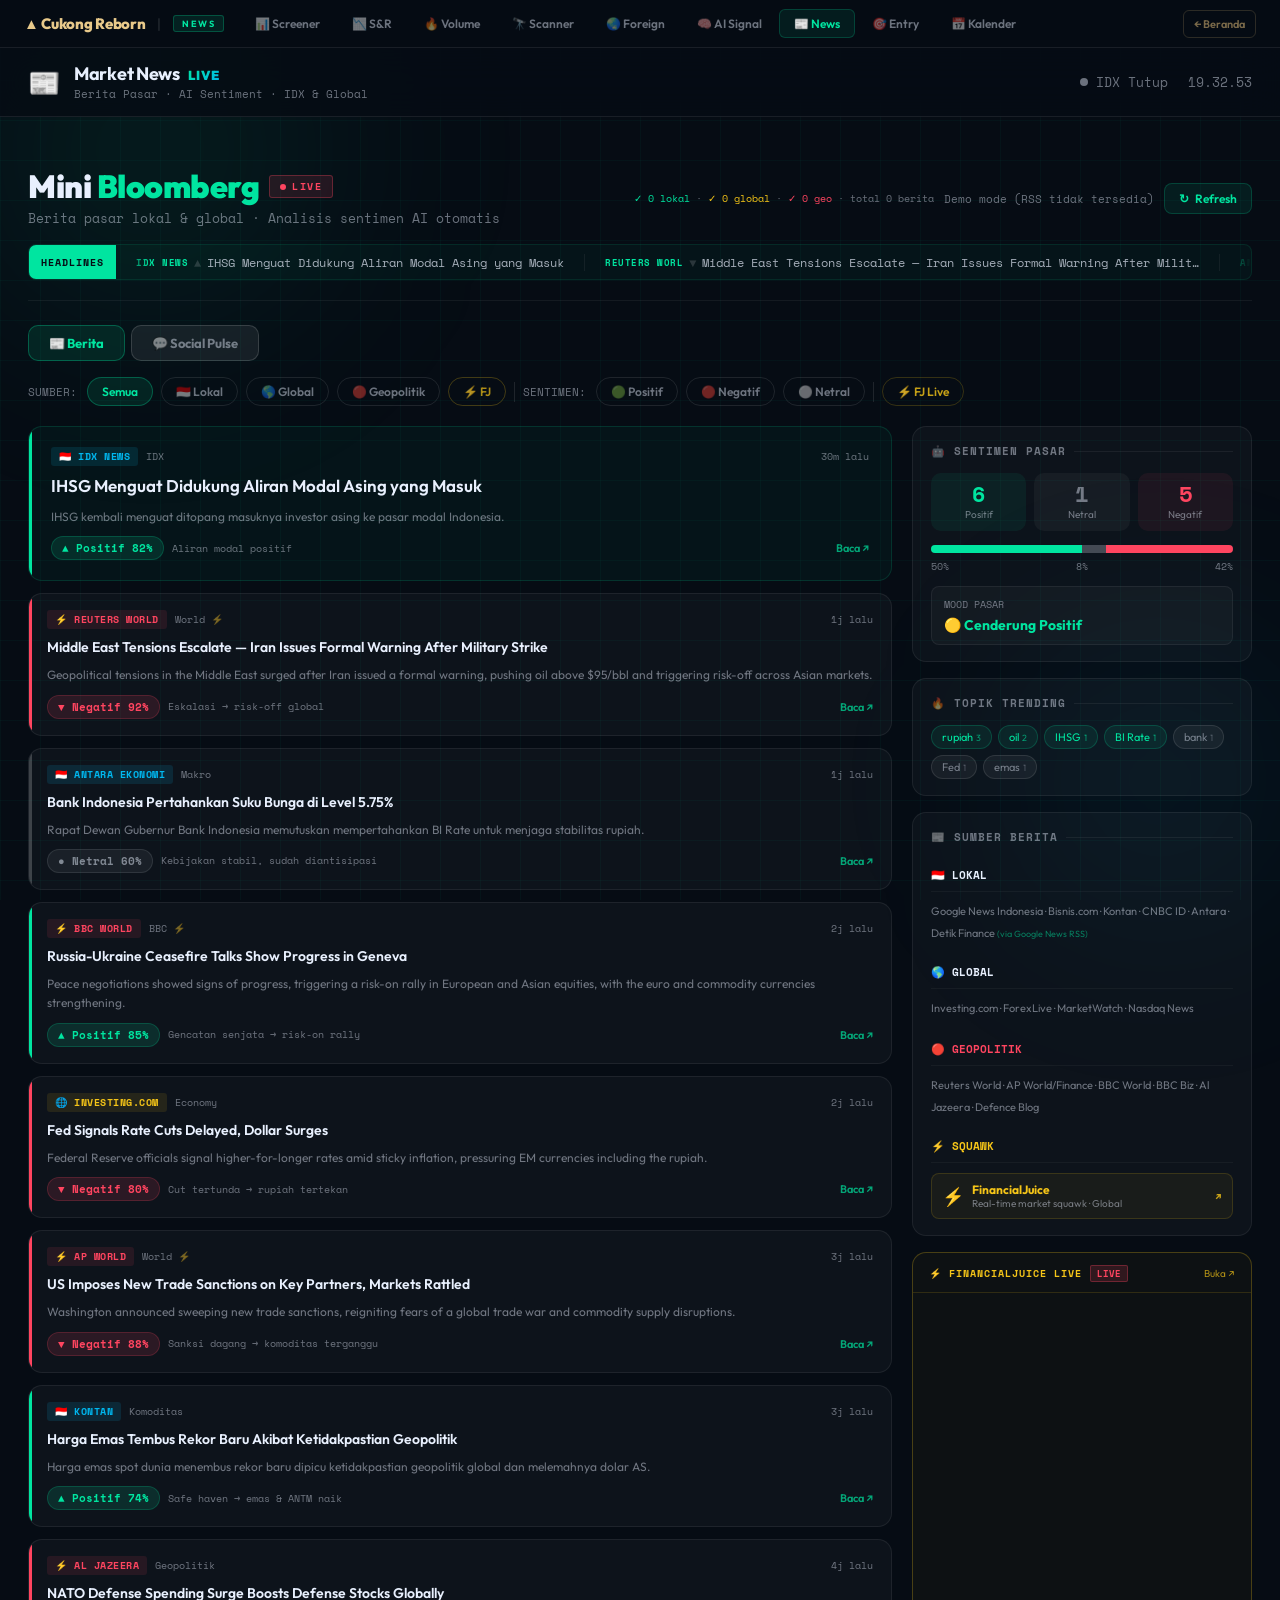
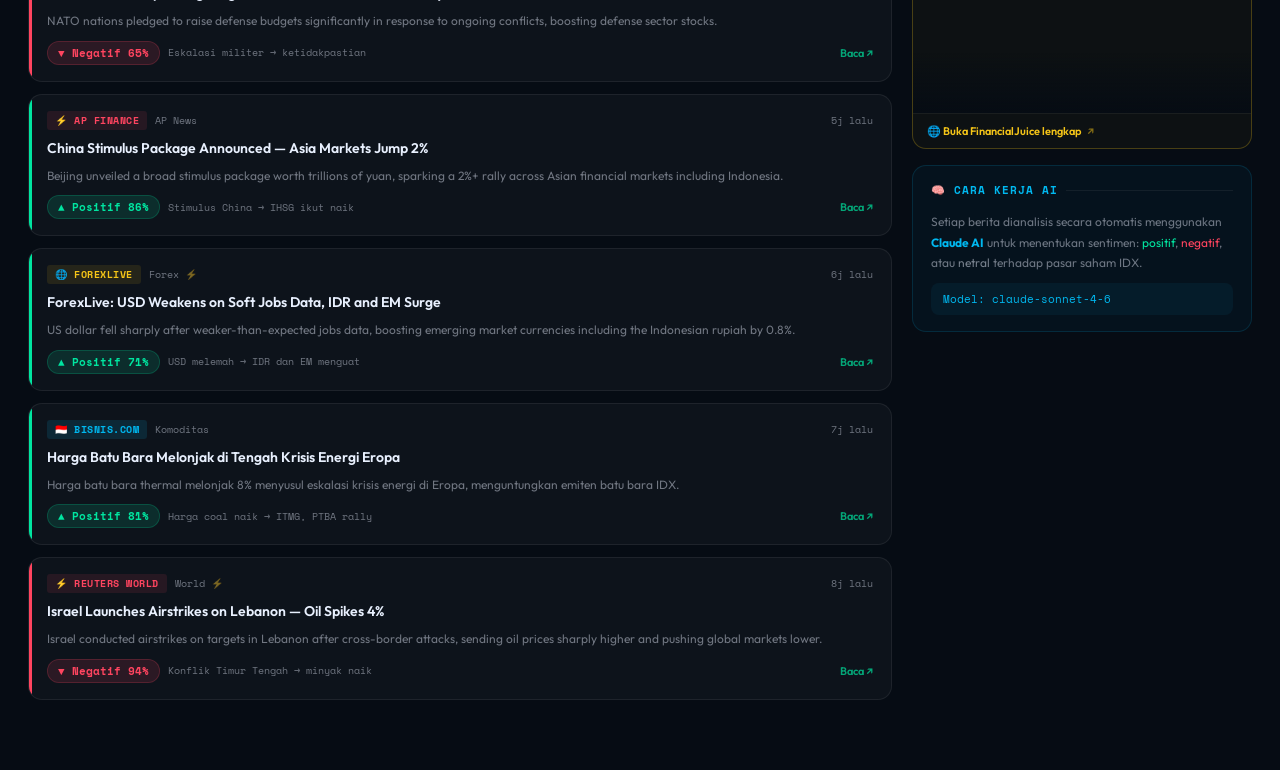
<file: WebsiteStock/public/news.html>
<!DOCTYPE html>
<html lang="id">
<head>
  <meta charset="UTF-8">
  <meta name="viewport" content="width=device-width, initial-scale=1.0">
  <title>Market News — Cukong Reborn</title>
  <link rel="preconnect" href="https://fonts.googleapis.com">
  <link href="https://fonts.googleapis.com/css2?family=Space+Mono:wght@400;700&family=Outfit:wght@300;400;500;600;700;900&display=swap" rel="stylesheet">
  <link rel="stylesheet" href="style.css">
  <style>
    /* ===== NEWS PAGE SPECIFIC ===== */
    .news-hero {
      padding: 24px 0 20px;
      border-bottom: 1px solid rgba(255,255,255,0.06);
      margin-bottom: 24px;
    }
    .news-hero-top {
      display: flex;
      align-items: center;
      justify-content: space-between;
      flex-wrap: wrap;
      gap: 12px;
      margin-bottom: 16px;
    }
    .news-title-group { display: flex; align-items: center; gap: 14px; }
    .news-live-badge {
      display: inline-flex;
      align-items: center;
      gap: 6px;
      background: rgba(255,69,96,0.12);
      border: 1px solid rgba(255,69,96,0.3);
      color: #ff4560;
      font-size: 10px;
      font-weight: 700;
      letter-spacing: 1.5px;
      padding: 3px 10px;
      border-radius: 3px;
      text-transform: uppercase;
      font-family: 'Space Mono', monospace;
    }
    .news-live-badge::before {
      content: '';
      width: 6px; height: 6px;
      border-radius: 50%;
      background: #ff4560;
      animation: blink 1.2s ease-in-out infinite;
    }
    .news-h1 {
      font-size: clamp(22px, 3vw, 32px);
      font-weight: 900;
      letter-spacing: -0.5px;
      line-height: 1.1;
    }
    .news-h1 span { color: var(--accent); }
    .news-subtitle {
      font-size: 13px;
      color: var(--muted);
      font-family: 'Space Mono', monospace;
      margin-top: 4px;
    }
    .news-controls {
      display: flex;
      align-items: center;
      gap: 10px;
      flex-wrap: wrap;
    }
    .last-update {
      font-size: 11px;
      color: var(--muted);
      font-family: 'Space Mono', monospace;
    }
    .btn-refresh {
      display: flex;
      align-items: center;
      gap: 6px;
      background: rgba(0,229,160,0.08);
      border: 1px solid rgba(0,229,160,0.2);
      color: var(--accent);
      padding: 7px 14px;
      border-radius: 8px;
      font-size: 12px;
      font-weight: 600;
      cursor: pointer;
      transition: all 0.2s;
      font-family: 'Outfit', sans-serif;
    }
    .btn-refresh:hover { background: rgba(0,229,160,0.15); }
    .btn-refresh.loading .refresh-icon { animation: spin 1s linear infinite; }
    @keyframes spin { to { transform: rotate(360deg); } }

    /* Ticker tape */
    .ticker-wrap {
      overflow: hidden;
      background: rgba(0,229,160,0.04);
      border: 1px solid rgba(0,229,160,0.1);
      border-radius: 8px;
      padding: 0;
      height: 36px;
      display: flex;
      align-items: center;
    }
    .ticker-label {
      flex-shrink: 0;
      background: var(--accent);
      color: #060c14;
      font-size: 10px;
      font-weight: 900;
      letter-spacing: 1px;
      padding: 0 12px;
      height: 100%;
      display: flex;
      align-items: center;
      font-family: 'Space Mono', monospace;
    }
    .ticker-scroll-container {
      overflow: hidden;
      flex: 1;
      height: 100%;
      mask-image: linear-gradient(90deg, transparent, black 3%, black 97%, transparent);
    }
    .ticker-inner {
      display: flex;
      align-items: center;
      height: 100%;
      gap: 0;
      animation: tickerMove 60s linear infinite;
      white-space: nowrap;
    }
    .ticker-inner:hover { animation-play-state: paused; }
    @keyframes tickerMove { from { transform: translateX(0); } to { transform: translateX(-50%); } }
    .ticker-item {
      display: inline-flex;
      align-items: center;
      gap: 6px;
      padding: 0 20px;
      font-size: 12px;
      font-family: 'Space Mono', monospace;
      color: rgba(232,240,254,0.7);
      border-right: 1px solid rgba(255,255,255,0.06);
    }
    .ticker-item .ti-src {
      font-size: 9px;
      color: var(--accent);
      letter-spacing: 0.5px;
      font-weight: 700;
    }
    .ticker-item .ti-dot { color: rgba(255,255,255,0.15); }

    /* Filter tabs */
    .filter-row {
      display: flex;
      align-items: center;
      gap: 8px;
      flex-wrap: wrap;
      margin-bottom: 20px;
    }
    .filter-btn {
      padding: 6px 14px;
      border-radius: 20px;
      font-size: 12px;
      font-weight: 600;
      cursor: pointer;
      border: 1px solid rgba(255,255,255,0.1);
      background: transparent;
      color: var(--muted);
      transition: all 0.15s;
      font-family: 'Outfit', sans-serif;
    }
    .filter-btn:hover { color: var(--text); border-color: rgba(255,255,255,0.2); }
    .filter-btn.active { background: rgba(0,229,160,0.1); border-color: rgba(0,229,160,0.3); color: var(--accent); }
    .filter-btn.cat-lokal.active { background: rgba(0,184,240,0.1); border-color: rgba(0,184,240,0.3); color: var(--accent2); }
    .filter-btn.cat-global.active { background: rgba(245,197,24,0.1); border-color: rgba(245,197,24,0.3); color: var(--warn); }
    .filter-btn.cat-geo.active { background: rgba(255,69,96,0.1); border-color: rgba(255,69,96,0.3); color: var(--danger); }
    .filter-btn.sent-pos.active { background: rgba(0,229,160,0.1); border-color: rgba(0,229,160,0.3); color: var(--accent); }
    .filter-btn.sent-neg.active { background: rgba(255,69,96,0.1); border-color: rgba(255,69,96,0.3); color: var(--danger); }
    .filter-btn.sent-neu.active { background: rgba(232,240,254,0.07); border-color: rgba(232,240,254,0.2); color: var(--text); }
    .filter-sep { width: 1px; height: 20px; background: rgba(255,255,255,0.1); }

    /* ── MAIN TABS ── */
    .main-tabs { display: flex; gap: 6px; margin-bottom: 16px; }
    .main-tab {
      padding: 9px 20px; border-radius: 10px; border: 1px solid var(--border2);
      background: var(--surface2); color: var(--muted); font-family: var(--font);
      font-size: 13px; font-weight: 700; cursor: pointer; transition: all .2s;
    }
    .main-tab:hover { color: var(--text); border-color: rgba(255,255,255,0.2); }
    .main-tab.active {
      background: rgba(0,229,160,0.1); border-color: rgba(0,229,160,0.3);
      color: var(--accent);
    }

    /* ── SOCIAL PULSE ── */
    #newsSection  { display: block; }
    #socialSection { display: none; }
    .social-layout { display: grid; grid-template-columns: 1fr 320px; gap: 20px; align-items: start; }
    .social-search-bar { display: flex; gap: 10px; margin-bottom: 20px; }
    .social-inp {
      flex: 1; background: var(--surface2); border: 1px solid var(--border2);
      border-radius: 10px; padding: 10px 16px; color: var(--text);
      font-family: var(--font-mono); font-size: 13px; outline: none;
      text-transform: uppercase;
    }
    .social-inp:focus { border-color: rgba(0,229,160,0.4); }
    .social-inp::placeholder { text-transform: none; color: var(--muted); font-family: var(--font); }
    .social-search-btn {
      padding: 10px 20px; border-radius: 10px; border: none;
      background: var(--accent); color: #060c14; font-weight: 800;
      font-family: var(--font); font-size: 13px; cursor: pointer;
    }
    .social-tabs { display: flex; gap: 6px; margin-bottom: 16px; }
    .social-tab {
      padding: 7px 16px; border-radius: 8px; border: 1px solid var(--border2);
      background: var(--surface2); color: var(--muted); font-size: 12px;
      font-weight: 700; cursor: pointer; transition: all .2s; font-family: var(--font);
    }
    .social-tab.active { background: rgba(0,184,240,0.12); border-color: rgba(0,184,240,0.3); color: var(--accent2); }
    .social-feed { display: flex; flex-direction: column; gap: 10px; }
    .social-card {
      background: var(--surface); border: 1px solid var(--border);
      border-radius: 12px; padding: 14px 16px; transition: border-color .2s;
    }
    .social-card:hover { border-color: rgba(255,255,255,0.15); }
    .social-card-top { display: flex; align-items: center; gap: 8px; margin-bottom: 8px; }
    .social-avatar {
      width: 32px; height: 32px; border-radius: 50%; display: flex; align-items: center;
      justify-content: center; font-size: 14px; flex-shrink: 0;
      background: rgba(255,255,255,0.06); border: 1px solid rgba(255,255,255,0.1);
    }
    .social-author { font-size: 13px; font-weight: 700; color: var(--text); }
    .social-source { font-size: 10px; font-family: var(--font-mono); padding: 2px 7px; border-radius: 4px; margin-left: auto; }
    .social-source.st  { background: rgba(0,184,240,0.12); color: var(--accent2); border: 1px solid rgba(0,184,240,0.2); }
    .social-source.rd  { background: rgba(255,69,96,0.1); color: #ff6e88; border: 1px solid rgba(255,69,96,0.2); }
    .social-time { font-size: 10px; color: var(--muted); font-family: var(--font-mono); }
    .social-body { font-size: 13px; color: var(--text); line-height: 1.6; margin-bottom: 10px; }
    .social-body a { color: var(--accent2); text-decoration: none; }
    .social-footer { display: flex; align-items: center; gap: 10px; }
    .social-sent {
      font-size: 11px; font-weight: 700; padding: 3px 10px; border-radius: 6px;
      display: flex; align-items: center; gap: 4px;
    }
    .social-sent.pos { background: rgba(0,229,160,0.1); color: var(--accent); border: 1px solid rgba(0,229,160,0.2); }
    .social-sent.neg { background: rgba(255,69,96,0.1); color: var(--danger); border: 1px solid rgba(255,69,96,0.2); }
    .social-sent.neu { background: rgba(255,255,255,0.05); color: var(--muted); border: 1px solid rgba(255,255,255,0.1); }
    .social-likes { font-size: 11px; color: var(--muted); display: flex; align-items: center; gap: 4px; }
    .social-link { font-size: 11px; color: var(--accent2); text-decoration: none; margin-left: auto; }
    .social-link:hover { text-decoration: underline; }
    /* Sentiment gauge sidebar */
    .sg-ring-wrap { display: flex; justify-content: center; margin: 16px 0 10px; }
    .sg-ring { position: relative; width: 120px; height: 120px; }
    .sg-ring svg { width: 100%; height: 100%; transform: rotate(-90deg); }
    .sg-ring-label { position: absolute; inset: 0; display: flex; flex-direction: column; align-items: center; justify-content: center; }
    .sg-ring-pct { font-size: 26px; font-weight: 900; font-family: var(--font-mono); color: var(--accent); }
    .sg-ring-sub { font-size: 10px; color: var(--muted); margin-top: 2px; }
    .sg-breakdown { display: flex; gap: 6px; justify-content: center; margin-top: 8px; }
    .sg-item { text-align: center; flex: 1; padding: 8px 6px; background: rgba(255,255,255,0.03); border-radius: 8px; }
    .sg-val { font-size: 20px; font-weight: 800; font-family: var(--font-mono); }
    .sg-lbl { font-size: 10px; color: var(--muted); margin-top: 2px; }
    .sg-item.pos .sg-val { color: var(--accent); }
    .sg-item.neu .sg-val { color: var(--muted); }
    .sg-item.neg .sg-val { color: var(--danger); }
    /* Trending tickers */
    .trend-ticker-list { display: flex; flex-direction: column; gap: 6px; margin-top: 4px; }
    .tt-row { display: flex; align-items: center; gap: 10px; padding: 8px 10px; background: rgba(255,255,255,0.03); border-radius: 8px; }
    .tt-rank { font-size: 10px; font-family: var(--font-mono); color: var(--muted); width: 16px; }
    .tt-sym { font-size: 13px; font-weight: 800; color: var(--accent); flex: 1; font-family: var(--font-mono); }
    .tt-cnt { font-size: 11px; color: var(--muted); }
    .tt-sent { font-size: 18px; }
    .social-empty { text-align: center; padding: 48px 20px; color: var(--muted); }
    .social-empty-icon { font-size: 40px; margin-bottom: 12px; }
    .social-empty p { font-size: 13px; line-height: 1.7; }
    @media (max-width: 768px) {
      .social-layout { grid-template-columns: 1fr; }
      .main-tabs { gap: 4px; }
      .main-tab { padding: 8px 14px; font-size: 12px; }
    }

    /* News layout */
    .news-layout {
      display: grid;
      grid-template-columns: 1fr 340px;
      gap: 20px;
      align-items: start;
    }

    /* News feed */
    .news-feed { display: flex; flex-direction: column; gap: 12px; }

    .news-card {
      background: rgba(255,255,255,0.03);
      border: 1px solid rgba(255,255,255,0.07);
      border-radius: 14px;
      padding: 16px 18px;
      transition: all 0.2s;
      cursor: pointer;
      position: relative;
      overflow: hidden;
      animation: fadeSlideIn 0.4s ease both;
    }
    @keyframes fadeSlideIn {
      from { opacity: 0; transform: translateY(10px); }
      to { opacity: 1; transform: translateY(0); }
    }
    .news-card::before {
      content: '';
      position: absolute;
      left: 0; top: 0; bottom: 0;
      width: 3px;
      border-radius: 3px 0 0 3px;
    }
    .news-card.pos::before { background: var(--accent); }
    .news-card.neg::before { background: var(--danger); }
    .news-card.neu::before { background: rgba(255,255,255,0.2); }
    .news-card:hover {
      background: rgba(255,255,255,0.05);
      border-color: rgba(255,255,255,0.12);
      transform: translateY(-1px);
    }
    .news-card.featured {
      background: rgba(0,229,160,0.04);
      border-color: rgba(0,229,160,0.15);
      padding: 20px 22px;
    }
    .news-card.featured .nc-title { font-size: 17px; }

    .nc-meta {
      display: flex;
      align-items: center;
      gap: 8px;
      flex-wrap: wrap;
      margin-bottom: 8px;
    }
    .nc-source {
      font-size: 10px;
      font-weight: 700;
      letter-spacing: 0.5px;
      text-transform: uppercase;
      font-family: 'Space Mono', monospace;
      padding: 2px 8px;
      border-radius: 3px;
    }
    .nc-source.src-lokal { background: rgba(0,184,240,0.12); color: var(--accent2); }
    .nc-source.src-global { background: rgba(245,197,24,0.1); color: var(--warn); }
    .nc-source.src-geo { background: rgba(255,69,96,0.1); color: var(--danger); }
    .nc-cat {
      font-size: 10px;
      color: var(--muted);
      font-family: 'Space Mono', monospace;
    }
    .nc-time {
      font-size: 10px;
      color: var(--muted);
      font-family: 'Space Mono', monospace;
      margin-left: auto;
    }
    .nc-title {
      font-size: 14px;
      font-weight: 600;
      line-height: 1.45;
      color: var(--text);
      margin-bottom: 8px;
    }
    .nc-desc {
      font-size: 12px;
      color: var(--muted);
      line-height: 1.6;
      margin-bottom: 10px;
      display: -webkit-box;
      -webkit-line-clamp: 2;
      -webkit-box-orient: vertical;
      overflow: hidden;
    }
    .nc-footer {
      display: flex;
      align-items: center;
      justify-content: space-between;
      gap: 8px;
    }
    .sentiment-badge {
      display: inline-flex;
      align-items: center;
      gap: 5px;
      font-size: 11px;
      font-weight: 700;
      padding: 3px 10px;
      border-radius: 20px;
      font-family: 'Space Mono', monospace;
    }
    .sent-pos-badge { background: rgba(0,229,160,0.12); color: var(--accent); border: 1px solid rgba(0,229,160,0.2); }
    .sent-neg-badge { background: rgba(255,69,96,0.12); color: var(--danger); border: 1px solid rgba(255,69,96,0.2); }
    .sent-neu-badge { background: rgba(232,240,254,0.06); color: rgba(232,240,254,0.5); border: 1px solid rgba(232,240,254,0.1); }
    .sent-score {
      font-size: 10px;
      color: var(--muted);
      font-family: 'Space Mono', monospace;
    }
    .nc-link {
      font-size: 11px;
      color: var(--accent);
      text-decoration: none;
      font-weight: 600;
      opacity: 0.7;
      transition: opacity 0.2s;
      display: flex;
      align-items: center;
      gap: 4px;
    }
    .nc-link:hover { opacity: 1; }

    /* Sentiment bar */
    .sent-bar-wrap {
      display: flex;
      align-items: center;
      gap: 6px;
      margin-top: 8px;
    }
    .sent-bar {
      flex: 1;
      height: 3px;
      background: rgba(255,255,255,0.06);
      border-radius: 3px;
      overflow: hidden;
      position: relative;
    }
    .sent-bar-fill {
      height: 100%;
      border-radius: 3px;
      transition: width 1s ease;
    }

    /* Sidebar */
    .news-sidebar { display: flex; flex-direction: column; gap: 16px; }

    .sidebar-card {
      background: rgba(255,255,255,0.03);
      border: 1px solid rgba(255,255,255,0.07);
      border-radius: 14px;
      padding: 16px 18px;
    }
    .sidebar-title {
      font-size: 11px;
      font-weight: 700;
      letter-spacing: 1px;
      text-transform: uppercase;
      color: var(--muted);
      font-family: 'Space Mono', monospace;
      margin-bottom: 14px;
      display: flex;
      align-items: center;
      gap: 8px;
    }
    .sidebar-title::after {
      content: '';
      flex: 1;
      height: 1px;
      background: rgba(255,255,255,0.06);
    }

    /* Sentiment summary */
    .sent-summary-grid {
      display: grid;
      grid-template-columns: repeat(3, 1fr);
      gap: 8px;
      margin-bottom: 14px;
    }
    .sent-summ-item {
      text-align: center;
      padding: 10px 6px;
      border-radius: 10px;
    }
    .sent-summ-item.pos { background: rgba(0,229,160,0.07); }
    .sent-summ-item.neg { background: rgba(255,69,96,0.07); }
    .sent-summ-item.neu { background: rgba(255,255,255,0.04); }
    .sent-summ-val {
      font-size: 22px;
      font-weight: 900;
      font-family: 'Space Mono', monospace;
      line-height: 1;
    }
    .sent-summ-item.pos .sent-summ-val { color: var(--accent); }
    .sent-summ-item.neg .sent-summ-val { color: var(--danger); }
    .sent-summ-item.neu .sent-summ-val { color: var(--muted); }
    .sent-summ-label { font-size: 10px; color: var(--muted); margin-top: 3px; }
    .overall-sent-bar {
      height: 8px;
      border-radius: 8px;
      background: rgba(255,255,255,0.06);
      overflow: hidden;
      display: flex;
    }
    .osb-pos { background: var(--accent); transition: width 1s ease; }
    .osb-neu { background: rgba(232,240,254,0.2); transition: width 1s ease; }
    .osb-neg { background: var(--danger); transition: width 1s ease; }
    .osb-labels {
      display: flex;
      justify-content: space-between;
      margin-top: 6px;
      font-size: 10px;
      color: var(--muted);
      font-family: 'Space Mono', monospace;
    }

    /* Top movers sidebar */
    .mover-item {
      display: flex;
      align-items: center;
      justify-content: space-between;
      padding: 8px 0;
      border-bottom: 1px solid rgba(255,255,255,0.04);
    }
    .mover-item:last-child { border-bottom: none; }
    .mover-left { display: flex; align-items: center; gap: 10px; }
    .mover-ticker {
      font-size: 13px;
      font-weight: 700;
      font-family: 'Space Mono', monospace;
      color: var(--text);
    }
    .mover-name { font-size: 11px; color: var(--muted); }
    .mover-change {
      font-size: 13px;
      font-weight: 700;
      font-family: 'Space Mono', monospace;
    }
    .mover-change.up { color: var(--accent); }
    .mover-change.dn { color: var(--danger); }

    /* Hot topics */
    .topic-cloud { display: flex; flex-wrap: wrap; gap: 6px; }
    .topic-tag {
      font-size: 11px;
      padding: 4px 10px;
      border-radius: 20px;
      background: rgba(255,255,255,0.05);
      border: 1px solid rgba(255,255,255,0.1);
      color: var(--muted);
      cursor: pointer;
      transition: all 0.15s;
      font-family: 'Outfit', sans-serif;
    }
    .topic-tag:hover { background: rgba(255,255,255,0.09); color: var(--text); }
    .topic-tag.hot { background: rgba(0,229,160,0.08); border-color: rgba(0,229,160,0.2); color: var(--accent); }
    .topic-tag .t-count { font-size: 9px; opacity: 0.6; margin-left: 3px; }

    /* Loading skeleton */
    .skeleton-card {
      background: rgba(255,255,255,0.03);
      border: 1px solid rgba(255,255,255,0.07);
      border-radius: 14px;
      padding: 16px 18px;
    }
    .skel {
      background: rgba(255,255,255,0.06);
      border-radius: 4px;
      animation: shimmer 1.5s infinite;
      background: linear-gradient(90deg, rgba(255,255,255,0.04) 25%, rgba(255,255,255,0.08) 50%, rgba(255,255,255,0.04) 75%);
      background-size: 200% 100%;
      animation: shimmer 1.5s infinite;
    }
    @keyframes shimmer {
      0% { background-position: 200% 0; }
      100% { background-position: -200% 0; }
    }

    /* Empty state */
    .empty-state {
      text-align: center;
      padding: 40px 20px;
      color: var(--muted);
    }
    .empty-state .es-icon { font-size: 36px; margin-bottom: 12px; }
    .empty-state .es-text { font-size: 14px; }

    /* Load more */
    .btn-load-more {
      width: 100%;
      padding: 12px;
      background: rgba(255,255,255,0.04);
      border: 1px solid rgba(255,255,255,0.08);
      border-radius: 10px;
      color: var(--muted);
      font-size: 13px;
      font-weight: 600;
      cursor: pointer;
      transition: all 0.2s;
      font-family: 'Outfit', sans-serif;
      margin-top: 4px;
    }
    .btn-load-more:hover { background: rgba(255,255,255,0.07); color: var(--text); }

    @media (max-width: 900px) {
      .news-layout { grid-template-columns: 1fr; }
      .news-sidebar { display: grid; grid-template-columns: repeat(2, 1fr); gap: 12px; }
    }
    @media (max-width: 600px) {
      .news-sidebar { grid-template-columns: 1fr; }
      .sent-summary-grid { grid-template-columns: repeat(3, 1fr); }
      .filter-row { gap: 6px; }
      .filter-btn { font-size: 11px; padding: 5px 10px; }
    }

    /* main top padding for pages with topbar + header */
    @media (max-width: 680px) {
      main { padding-top: calc(48px + 56px + 14px) !important; }
    }
  
    .burger-btn{display:none;flex-direction:column;justify-content:center;align-items:center;gap:5px;width:36px;height:36px;background:rgba(255,255,255,0.06);border:1px solid rgba(255,255,255,0.1);border-radius:8px;cursor:pointer;flex-shrink:0;transition:background .2s}
    .burger-btn:hover{background:rgba(255,255,255,0.1)}
    .burger-btn span{display:block;width:18px;height:2px;background:#e8f0fe;border-radius:2px;transition:all .25s ease;transform-origin:center}
    .burger-btn.open span:nth-child(1){transform:translateY(7px) rotate(45deg)}
    .burger-btn.open span:nth-child(2){opacity:0;transform:scaleX(0)}
    .burger-btn.open span:nth-child(3){transform:translateY(-7px) rotate(-45deg)}
    .mobile-nav-overlay{display:none;position:fixed;top:48px;left:0;right:0;z-index:490;background:rgba(6,12,20,0.98);backdrop-filter:blur(20px);border-bottom:1px solid rgba(255,255,255,0.1);padding:12px 16px 16px;flex-direction:column;gap:4px;box-shadow:0 8px 32px rgba(0,0,0,0.5)}
    .mobile-nav-overlay.open{display:flex}
    .mobile-nav-overlay a{font-size:14px;font-weight:600;color:rgba(232,240,254,0.65);text-decoration:none;padding:12px 16px;border-radius:10px;transition:all .15s;border:1px solid transparent;display:flex;align-items:center;gap:10px}
    .mobile-nav-overlay a:hover{color:#e8f0fe;background:rgba(255,255,255,0.06)}
    .mobile-nav-overlay a.active{color:#00e5a0;background:rgba(0,229,160,0.08);border-color:rgba(0,229,160,0.2)}
    @media (max-width:680px){.burger-btn{display:flex}.topbar-nav{display:none}.topbar-home{display:none !important}}
  </style>
</head>
<body>
  <div class="topbar" id="topbar">
    <div class="topbar-left">
      <a href="index.html" class="topbar-logo">&#9650; Cukong Reborn</a>
      <span class="topbar-sep">|</span>
      <span class="topbar-badge">NEWS</span>
    </div>
    <nav class="topbar-nav">
      <a href="screener.html">📊 Screener</a>
      <a href="sr.html">📉 S&amp;R</a>
      <a href="volume.html">🔥 Volume</a>
      <a href="scanner.html">🔭 Scanner</a>
      <a href="foreign.html">🌏 Foreign</a>
      <a href="ai-signal.html">🧠 AI Signal</a>
      <a href="news.html" class="active">📰 News</a>
      <a href="entry.html">&#127919; Entry</a>
      <a href="kalender.html">📅 Kalender</a>
    </nav>
    <a href="index.html" class="topbar-home">&larr; Beranda</a>
    <button class="burger-btn" id="burgerBtn" onclick="toggleMobileNav()" aria-label="Menu">
      <span></span><span></span><span></span>
    </button>
  </div>

  <nav class="mobile-nav-overlay" id="mobileNav">
    <a href="screener.html">📊 Screener</a>
    <a href="sr.html">📉 S&amp;R</a>
    <a href="volume.html">🔥 Volume</a>
    <a href="scanner.html">🔭 Scanner</a>
    <a href="foreign.html">🌏 Foreign</a>
    <a href="ai-signal.html">🧠 AI Signal</a>
    <a href="news.html" class="active">📰 News</a>
    <a href="kalender.html">📅 Kalender</a>
    <a href="entry.html">🎯 Entry</a>
  </nav>

  <div class="bg-grid"></div>
  <div class="bg-glow glow-1"></div>
  <div class="bg-glow glow-2"></div>

  <header>
    <div class="header-inner">
      <div class="logo">
        <span class="logo-icon">&#128240;</span>
        <div>
          <div class="logo-title">Market News <span class="logo-pro">LIVE</span></div>
          <div class="logo-sub">Berita Pasar · AI Sentiment · IDX & Global</div>
        </div>
      </div>
      <div class="header-right">
        <div class="market-status" id="marketStatus">
          <span class="dot"></span> Market Loading...
        </div>
        <div class="clock" id="clock"></div>
      </div>
    </div>
  </header>

  <main>
    <!-- Hero -->
    <div class="news-hero">
      <div class="news-hero-top">
        <div class="news-title-group">
          <div>
            <div style="display:flex;align-items:center;gap:10px;margin-bottom:4px">
              <span class="news-h1">Mini <span>Bloomberg</span></span>
              <span class="news-live-badge">Live</span>
            </div>
            <div class="news-subtitle">Berita pasar lokal & global · Analisis sentimen AI otomatis</div>
          </div>
        </div>
        <div class="news-controls">
          <span id="feedStatus" style="font-size:10px;color:var(--muted);font-family:'Space Mono',monospace;display:flex;gap:6px;align-items:center;flex-wrap:wrap"></span>
          <span class="last-update" id="lastUpdate">–</span>
          <button class="btn-refresh" id="btnRefresh" onclick="fetchAllNews()">
            <span class="refresh-icon">&#8635;</span> Refresh
          </button>
        </div>
      </div>
      <!-- Ticker tape -->
      <div class="ticker-wrap">
        <div class="ticker-label">HEADLINES</div>
        <div class="ticker-scroll-container">
          <div class="ticker-inner" id="tickerInner">
            <span class="ticker-item"><span class="ti-src">LOADING</span><span class="ti-dot">·</span>Memuat berita terbaru...</span>
          </div>
        </div>
      </div>
    </div>

    <!-- Tab Navigation -->
    <div class="main-tabs">
      <button class="main-tab active" id="tabNews" onclick="switchTab('news')">📰 Berita</button>
      <button class="main-tab" id="tabSocial" onclick="switchTab('social')">💬 Social Pulse</button>
    </div>

    <!-- NEWS SECTION (toggled by tab) -->
    <div id="newsSection">

    <!-- Filter row (news tab only) -->
    <div class="filter-row">
      <span style="font-size:11px;color:var(--muted);font-family:'Space Mono',monospace;margin-right:2px">SUMBER:</span>
      <button class="filter-btn active" data-filter="all" onclick="setFilter('all', this)">Semua</button>
      <button class="filter-btn cat-lokal" data-filter="lokal" onclick="setFilter('lokal', this)">&#127470;&#127465; Lokal</button>
      <button class="filter-btn cat-global" data-filter="global" onclick="setFilter('global', this)">&#127758; Global</button>
      <button class="filter-btn cat-geo" data-filter="geo" onclick="setFilter('geo', this)">&#128308; Geopolitik</button>
      <button class="filter-btn fj-filter" data-filter="fj" onclick="setFilter('fj', this)" style="border-color:rgba(245,197,24,0.25);color:rgba(245,197,24,0.7)">&#9889; FJ</button>
      <div class="filter-sep"></div>
      <span style="font-size:11px;color:var(--muted);font-family:'Space Mono',monospace;margin-right:2px">SENTIMEN:</span>
      <button class="filter-btn sent-pos" data-sent="pos" onclick="setSentFilter('pos', this)">&#128994; Positif</button>
      <button class="filter-btn sent-neg" data-sent="neg" onclick="setSentFilter('neg', this)">&#128308; Negatif</button>
      <button class="filter-btn sent-neu" data-sent="neu" onclick="setSentFilter('neu', this)">&#9898; Netral</button>
      <div class="filter-sep"></div>
      <button class="filter-btn" style="border-color:rgba(245,197,24,0.2);color:rgba(245,197,24,0.8)" onclick="toggleFJLive()">&#9889; FJ Live</button>
    </div>

    <!-- FinancialJuice Live Panel (main area, collapsible) -->
    <div id="fjMainPanel" style="display:none;margin-bottom:20px">
      <div style="background:rgba(245,197,24,0.04);border:1px solid rgba(245,197,24,0.2);border-radius:14px;overflow:hidden">
        <div style="display:flex;align-items:center;justify-content:space-between;padding:14px 18px;border-bottom:1px solid rgba(245,197,24,0.12);flex-wrap:wrap;gap:10px">
          <div style="display:flex;align-items:center;gap:10px">
            <span style="font-size:22px">&#9889;</span>
            <div>
              <div style="font-size:15px;font-weight:800;color:var(--warn)">FinancialJuice Live Feed</div>
              <div style="font-size:11px;color:var(--muted);font-family:'Space Mono',monospace">Real-time global market squawk &middot; Login untuk fitur penuh</div>
            </div>
          </div>
          <div style="display:flex;align-items:center;gap:8px;flex-wrap:wrap">
            <span style="font-size:9px;background:rgba(255,69,96,0.15);color:#ff4560;border:1px solid rgba(255,69,96,0.3);padding:2px 8px;border-radius:3px;font-family:'Space Mono',monospace;font-weight:700">LIVE</span>
            <a href="https://www.financialjuice.com/home" target="_blank" rel="noopener" style="font-size:12px;color:var(--warn);text-decoration:none;font-weight:600;padding:6px 12px;border:1px solid rgba(245,197,24,0.3);border-radius:8px;background:rgba(245,197,24,0.06)">Buka di Tab Baru &#8599;</a>
            <button onclick="toggleFJLive()" style="background:rgba(255,255,255,0.05);border:1px solid rgba(255,255,255,0.1);color:var(--muted);border-radius:8px;padding:6px 10px;cursor:pointer;font-size:12px">&#10005; Tutup</button>
          </div>
        </div>
        <div style="position:relative;width:100%;height:520px;overflow:hidden">
          <iframe 
            src="https://www.financialjuice.com/home" 
            title="FinancialJuice Live News Feed"
            style="width:100%;height:100%;border:none;"
            sandbox="allow-scripts allow-same-origin allow-popups allow-forms allow-top-navigation-by-user-activation"
            loading="lazy"
            id="fjMainIframe"
            onload="checkFJLoad(this)">
          </iframe>
          <div id="fjBlockedMsg" style="display:none;position:absolute;inset:0;background:rgba(6,12,20,0.97);flex-direction:column;align-items:center;justify-content:center;gap:16px;text-align:center;padding:30px">
            <span style="font-size:48px">&#9889;</span>
            <div style="font-size:16px;font-weight:700;color:var(--warn)">FinancialJuice</div>
            <p style="font-size:13px;color:var(--muted);max-width:400px;line-height:1.7">
              FinancialJuice memblokir embedding dari luar (X-Frame-Options). 
              Klik tombol di bawah untuk membuka langsung di tab baru.
            </p>
            <a href="https://www.financialjuice.com/home" target="_blank" rel="noopener" 
               style="display:inline-flex;align-items:center;gap:8px;background:rgba(245,197,24,0.12);border:1px solid rgba(245,197,24,0.3);color:var(--warn);padding:12px 24px;border-radius:10px;text-decoration:none;font-weight:700;font-size:14px">
              &#9889; Buka FinancialJuice &#8599;
            </a>
            <p style="font-size:11px;color:var(--muted);margin-top:8px">Berita dari FJ tetap tampil di feed utama jika scraping berhasil.</p>
          </div>
        </div>
      </div>
    </div>

    <!-- Main layout -->
    <div class="news-layout">
      <!-- Feed -->
      <div>
        <div class="news-feed" id="newsFeed">
          <!-- Skeleton loaders -->
          ${[1,2,3,4,5].map(() => `
          <div class="skeleton-card">
            <div style="display:flex;gap:8px;margin-bottom:10px">
              <div class="skel" style="width:60px;height:16px;border-radius:3px"></div>
              <div class="skel" style="width:80px;height:16px;border-radius:3px"></div>
              <div class="skel" style="width:50px;height:16px;border-radius:3px;margin-left:auto"></div>
            </div>
            <div class="skel" style="height:18px;border-radius:4px;margin-bottom:6px"></div>
            <div class="skel" style="height:14px;border-radius:4px;width:85%;margin-bottom:10px"></div>
            <div class="skel" style="height:24px;border-radius:12px;width:100px"></div>
          </div>`).join('')}
        </div>
        <button class="btn-load-more" id="btnLoadMore" onclick="loadMore()" style="display:none">
          &#43; Muat Lebih Banyak
        </button>
      </div>

      <!-- Sidebar -->
      <div class="news-sidebar">
        <!-- Sentiment Summary -->
        <div class="sidebar-card">
          <div class="sidebar-title">&#129302; Sentimen Pasar</div>
          <div class="sent-summary-grid">
            <div class="sent-summ-item pos">
              <div class="sent-summ-val" id="cntPos">–</div>
              <div class="sent-summ-label">Positif</div>
            </div>
            <div class="sent-summ-item neu">
              <div class="sent-summ-val" id="cntNeu">–</div>
              <div class="sent-summ-label">Netral</div>
            </div>
            <div class="sent-summ-item neg">
              <div class="sent-summ-val" id="cntNeg">–</div>
              <div class="sent-summ-label">Negatif</div>
            </div>
          </div>
          <div class="overall-sent-bar">
            <div class="osb-pos" id="osbPos" style="width:33%"></div>
            <div class="osb-neu" id="osbNeu" style="width:34%"></div>
            <div class="osb-neg" id="osbNeg" style="width:33%"></div>
          </div>
          <div class="osb-labels">
            <span id="lblPos">–%</span>
            <span id="lblNeu">–%</span>
            <span id="lblNeg">–%</span>
          </div>
          <div style="margin-top:12px;padding:10px 12px;background:rgba(255,255,255,0.03);border-radius:8px;border:1px solid rgba(255,255,255,0.06)">
            <div style="font-size:10px;color:var(--muted);font-family:'Space Mono',monospace;margin-bottom:4px">MOOD PASAR</div>
            <div id="marketMood" style="font-size:14px;font-weight:700">–</div>
          </div>
        </div>

        <!-- Hot Topics -->
        <div class="sidebar-card">
          <div class="sidebar-title">&#128293; Topik Trending</div>
          <div class="topic-cloud" id="topicCloud">
            <div class="skel" style="width:60px;height:24px;border-radius:12px"></div>
            <div class="skel" style="width:80px;height:24px;border-radius:12px"></div>
            <div class="skel" style="width:50px;height:24px;border-radius:12px"></div>
            <div class="skel" style="width:70px;height:24px;border-radius:12px"></div>
            <div class="skel" style="width:90px;height:24px;border-radius:12px"></div>
          </div>
        </div>

        <!-- Sources -->
        <div class="sidebar-card">
          <div class="sidebar-title">&#128240; Sumber Berita</div>
          <div style="display:flex;flex-direction:column;gap:8px" id="sourceList">
            <div class="mover-item">
              <div class="mover-left"><div><div class="mover-ticker" style="font-size:11px">&#127470;&#127465; LOKAL</div></div></div>
            </div>
            <div style="font-size:11px;color:var(--muted);line-height:2">
              Google News Indonesia · Bisnis.com · Kontan · CNBC ID · Antara · Detik Finance <span style="color:rgba(0,229,160,0.5);font-size:9px">(via Google News RSS)</span>
            </div>
            <div class="mover-item" style="margin-top:4px">
              <div class="mover-left"><div><div class="mover-ticker" style="font-size:11px">&#127758; GLOBAL</div></div></div>
            </div>
            <div style="font-size:11px;color:var(--muted);line-height:2">
              Investing.com · ForexLive · MarketWatch · Nasdaq News
            </div>
            <div class="mover-item" style="margin-top:6px">
              <div class="mover-left"><div><div class="mover-ticker" style="font-size:11px;color:var(--danger)">&#128308; GEOPOLITIK</div></div></div>
            </div>
            <div style="font-size:11px;color:var(--muted);line-height:2">
              Reuters World · AP World/Finance · BBC World · BBC Biz · Al Jazeera · Defence Blog
            </div>
            <div class="mover-item" style="margin-top:4px">
              <div class="mover-left">
                <div>
                  <div class="mover-ticker" style="font-size:11px;color:var(--warn)">⚡ SQUAWK</div>
                </div>
              </div>
            </div>
            <div style="display:flex;align-items:center;gap:8px;padding:8px 10px;background:rgba(245,197,24,0.05);border:1px solid rgba(245,197,24,0.15);border-radius:8px;margin-top:2px">
              <span style="font-size:18px">⚡</span>
              <div>
                <div style="font-size:12px;font-weight:700;color:var(--warn)">FinancialJuice</div>
                <div style="font-size:10px;color:var(--muted)">Real-time market squawk · Global</div>
              </div>
              <a href="https://www.financialjuice.com" target="_blank" rel="noopener" style="margin-left:auto;font-size:10px;color:var(--warn);text-decoration:none;font-weight:700;opacity:0.8">↗</a>
            </div>
          </div>
        </div>

        <!-- FinancialJuice Live Panel (shown as fallback if scraping fails) -->
        <div class="sidebar-card" id="fjLivePanel" style="display:none; padding:0; overflow:hidden; border-color:rgba(245,197,24,0.25); background:rgba(245,197,24,0.03);">
          <div style="padding:12px 16px 10px; border-bottom:1px solid rgba(245,197,24,0.15); display:flex; align-items:center; justify-content:space-between; gap:8px;">
            <div style="display:flex;align-items:center;gap:8px">
              <span style="font-size:10px;font-weight:900;letter-spacing:1px;text-transform:uppercase;font-family:'Space Mono',monospace;color:var(--warn);">⚡ FinancialJuice Live</span>
              <span style="font-size:9px;background:rgba(255,69,96,0.15);color:#ff4560;border:1px solid rgba(255,69,96,0.3);padding:1px 6px;border-radius:2px;font-family:'Space Mono',monospace;font-weight:700">LIVE</span>
            </div>
            <a href="https://www.financialjuice.com/home" target="_blank" rel="noopener" style="font-size:10px;color:var(--warn);text-decoration:none;opacity:0.7">Buka ↗</a>
          </div>
          <div style="position:relative;width:100%;height:420px;overflow:hidden;">
            <iframe 
              src="https://www.financialjuice.com/home" 
              title="FinancialJuice Live News"
              style="width:100%;height:700px;border:none;transform:scale(0.65);transform-origin:top left;width:154%;pointer-events:auto;"
              sandbox="allow-scripts allow-same-origin allow-popups allow-forms"
              loading="lazy">
            </iframe>
            <div style="position:absolute;bottom:0;left:0;right:0;height:60px;background:linear-gradient(transparent,rgba(6,12,20,0.95));pointer-events:none;"></div>
          </div>
          <div style="padding:10px 14px;border-top:1px solid rgba(255,255,255,0.05)">
            <a href="https://www.financialjuice.com" target="_blank" rel="noopener" style="font-size:11px;color:var(--warn);text-decoration:none;font-weight:600;display:flex;align-items:center;gap:6px">
              <span>🌐 Buka FinancialJuice lengkap</span>
              <span style="opacity:0.5">↗</span>
            </a>
          </div>
        </div>
        <div class="sidebar-card" style="background:rgba(0,184,240,0.04);border-color:rgba(0,184,240,0.15)">
          <div class="sidebar-title" style="color:var(--accent2)">&#129504; Cara Kerja AI</div>
          <p style="font-size:12px;color:var(--muted);line-height:1.7">
            Setiap berita dianalisis secara otomatis menggunakan <strong style="color:var(--accent2)">Claude AI</strong> 
            untuk menentukan sentimen: <span style="color:var(--accent)">positif</span>, 
            <span style="color:var(--danger)">negatif</span>, atau 
            <span style="color:rgba(232,240,254,0.5)">netral</span> terhadap pasar saham IDX.
          </p>
          <div style="margin-top:10px;padding:8px 12px;background:rgba(0,184,240,0.06);border-radius:8px;font-size:11px;font-family:'Space Mono',monospace;color:var(--accent2)">
            Model: claude-sonnet-4-6
          </div>
        </div>
      </div>
    </div>

    </div><!-- /#newsSection -->

    <!-- ═══ SOCIAL PULSE SECTION ═══ -->
    <div id="socialSection">

      <!-- Search bar -->
      <div class="social-search-bar">
        <input class="social-inp" id="socialTickerInp" placeholder="Cari ticker: BBCA, TLKM, GOTO, BTC..." maxlength="12" oninput="this.value=this.value.toUpperCase()" onkeydown="if(event.key==='Enter')socialSearch()">
        <button class="social-search-btn" onclick="socialSearch()">🔍 Cari</button>
      </div>

      <!-- Source tabs -->
      <div class="social-tabs">
        <button class="social-tab active" id="stTabAll" onclick="setSocialTab('all')">⚡ Semua</button>
        <button class="social-tab"        id="stTabID"  onclick="setSocialTab('id')">🇮🇩 Indonesia</button>
        <button class="social-tab"        id="stTabEN"  onclick="setSocialTab('en')">🌐 Global</button>
      </div>

      <div class="social-layout">
        <!-- Feed -->
        <div>
          <div class="social-feed" id="socialFeed">
            <div class="social-empty">
              <div class="social-empty-icon">💬</div>
              <p>Masukkan kode saham atau crypto di atas<br>untuk melihat sentimen publik dari<br><strong style="color:var(--accent2)">StockTwits</strong> &amp; <strong style="color:#ff6e88">Reddit</strong></p>
            </div>
          </div>
          <button class="btn-load-more" id="btnSocialMore" onclick="loadMoreSocial()" style="display:none">
            + Muat Lebih Banyak
          </button>
        </div>

        <!-- Sidebar -->
        <div style="display:flex;flex-direction:column;gap:16px">

          <!-- Sentiment gauge -->
          <div class="sidebar-card">
            <div class="sidebar-title">🧠 Sentimen Publik</div>
            <div id="socialSentPanel">
              <p style="font-size:12px;color:var(--muted);margin-top:8px">Cari ticker untuk melihat distribusi sentimen komunitas.</p>
            </div>
          </div>

          <!-- Trending tickers on StockTwits -->
          <div class="sidebar-card">
            <div class="sidebar-title">⚡ Cari Cepat</div>
            <div class="trend-ticker-list" id="trendingList">
              <div style="font-size:12px;color:var(--muted)">Memuat trending...</div>
            </div>
          </div>

          <!-- Info card -->
          <div class="sidebar-card">
            <div class="sidebar-title">ℹ️ Tentang Ticker Sentiment</div>
            <p style="font-size:12px;color:var(--muted);line-height:1.7;margin-top:8px">
              Berita dari <strong style="color:var(--accent2)">Google News</strong> dikumpulkan khusus per ticker — dari Bisnis.com, Kontan, CNBC ID, Reuters, dan sumber lainnya.<br><br>
              Sentimen dianalisis oleh <strong style="color:var(--accent2)">AI Claude</strong> secara real-time. Filter <strong>🇮🇩 Indonesia</strong> untuk berita Bahasa Indonesia, <strong>🌐 Global</strong> untuk berita internasional.
            </p>
          </div>

        </div>
      </div>
    </div>

  </main>

  <script>
    // ===== CLOCK & MARKET STATUS =====
    function updateClock() {
      const now = new Date();
      document.getElementById('clock').textContent = now.toLocaleTimeString('id-ID', { hour12: false });
      const wib = new Date(now.toLocaleString('en-US', { timeZone: 'Asia/Jakarta' }));
      const h = wib.getHours(), m = wib.getMinutes(), d = wib.getDay();
      const open = d >= 1 && d <= 5 && ((h === 9 && m >= 0) || (h >= 10 && h < 12) || (h === 12 && m === 0) || (h >= 13 && h < 16) || (h === 16 && m === 0));
      const el = document.getElementById('marketStatus');
      const dot = el.querySelector('.dot');
      if (open) {
        el.innerHTML = '<span class="dot open"></span> IDX Buka';
        el.querySelector('.dot').className = 'dot open';
      } else {
        el.innerHTML = '<span class="dot"></span> IDX Tutup';
      }
    }
    setInterval(updateClock, 1000);
    updateClock();

    // ===== BURGER MENU =====
    function toggleMobileNav() {
      document.getElementById('burgerBtn').classList.toggle('open');
      document.getElementById('mobileNav').classList.toggle('open');
    }
    document.addEventListener('DOMContentLoaded', () => {
      document.querySelectorAll('#mobileNav a').forEach(a => {
        a.addEventListener('click', () => {
          document.getElementById('burgerBtn').classList.remove('open');
          document.getElementById('mobileNav').classList.remove('open');
        });
      });
    });

    // ===== NEWS DATA =====
    let allNews = [];
    let visibleCount = 12;
    let currentFilter = 'all';
    let currentSent = 'all';

    // RSS feeds via allorigins proxy (CORS-free)
    // Sources are grouped: LOKAL (Indonesia), GLOBAL (Finance/Macro), GEO (Geopolitical/World)
    const RSS_FEEDS = [
      // ===== LOKAL — via Google News RSS (reliable CORS, aggregates from Bisnis/Kontan/CNBC ID/Antara/etc) =====
      { name: 'IHSG & Saham',   url: 'https://news.google.com/rss/search?q=IHSG+saham+IDX+indonesia&hl=id&gl=ID&ceid=ID:id',  type: 'lokal', cat: 'IDX' },
      { name: 'Ekonomi RI',     url: 'https://news.google.com/rss/search?q=ekonomi+indonesia+rupiah&hl=id&gl=ID&ceid=ID:id',  type: 'lokal', cat: 'Makro' },
      { name: 'Bank Indonesia', url: 'https://news.google.com/rss/search?q=%22Bank+Indonesia%22+suku+bunga&hl=id&gl=ID&ceid=ID:id', type: 'lokal', cat: 'BI Rate' },
      { name: 'Investasi IDX',  url: 'https://news.google.com/rss/search?q=investasi+saham+emiten+BEI&hl=id&gl=ID&ceid=ID:id', type: 'lokal', cat: 'Investasi' },
      { name: 'Komoditas RI',   url: 'https://news.google.com/rss/search?q=batu+bara+nikel+CPO+harga+komoditas+indonesia&hl=id&gl=ID&ceid=ID:id', type: 'lokal', cat: 'Komoditas' },
      { name: 'Makro RI',       url: 'https://news.google.com/rss/search?q=inflasi+indonesia+ekspor+impor+pertumbuhan&hl=id&gl=ID&ceid=ID:id', type: 'lokal', cat: 'Makro' },

      // ===== GLOBAL — Finance & Markets =====
      { name: 'Investing.com',  url: 'https://www.investing.com/rss/news.rss',                      type: 'global', cat: 'Markets', speed: 'fast' },
      { name: 'Inv. Economy',   url: 'https://www.investing.com/rss/news_14.rss',                   type: 'global', cat: 'Economy', speed: 'fast' },
      { name: 'Inv. Forex',     url: 'https://www.investing.com/rss/news_1.rss',                    type: 'global', cat: 'Forex',   speed: 'fast' },
      { name: 'ForexLive',      url: 'https://forexlive.com/feed',                                  type: 'global', cat: 'Forex ⚡', speed: 'fast' },
      { name: 'MarketWatch',    url: 'https://feeds.content.dowjones.io/public/rss/mw_topstories', type: 'global', cat: 'US Market' },
      { name: 'Nasdaq News',    url: 'https://www.nasdaq.com/feed/rssoutbound?category=Articles',   type: 'global', cat: 'Nasdaq' },

      // ===== GEOPOLITIK & WORLD NEWS — breaking news perang, konflik, kebijakan =====
      { name: 'Reuters World',  url: 'https://feeds.reuters.com/reuters/worldNews',                 type: 'geo', cat: 'World ⚡', speed: 'fast' },
      { name: 'Reuters Biz',    url: 'https://feeds.reuters.com/reuters/businessNews',              type: 'geo', cat: 'Business' },
      { name: 'AP Finance',     url: 'https://feeds.apnews.com/apnews/financialnews',               type: 'geo', cat: 'AP News', speed: 'fast' },
      { name: 'AP World',       url: 'https://feeds.apnews.com/apnews/worldnews',                   type: 'geo', cat: 'World ⚡', speed: 'fast' },
      { name: 'BBC World',      url: 'https://feeds.bbci.co.uk/news/world/rss.xml',                 type: 'geo', cat: 'BBC ⚡' },
      { name: 'BBC Business',   url: 'https://feeds.bbci.co.uk/news/business/rss.xml',              type: 'geo', cat: 'BBC Biz' },
      { name: 'Al Jazeera',     url: 'https://www.aljazeera.com/xml/rss/all.xml',                   type: 'geo', cat: 'Geopolitik' },
      { name: 'Defence Blog',   url: 'https://defence-blog.com/feed',                               type: 'geo', cat: 'Militer' },
    ];

    // ===== FINANCIALJUICE SCRAPER =====
    // FJ uses Cloudflare protection — direct server proxies are blocked.
    // We fetch client-side using multiple CORS proxy fallbacks.
    // FJ's homepage lists news items in HTML — we parse them out.
    async function fetchFinancialJuice() {
      const FJ_URL = 'https://www.financialjuice.com/home';
      const proxies = [
        url => `https://corsproxy.io/?${encodeURIComponent(url)}`,
        url => `https://api.codetabs.com/v1/proxy?quest=${encodeURIComponent(url)}`,
        url => `https://thingproxy.freeboard.io/fetch/${encodeURIComponent(url)}`,
      ];

      let html = '';
      for (const proxy of proxies) {
        try {
          const res = await fetch(proxy(FJ_URL), {
            signal: AbortSignal.timeout(7000),
            headers: { 'Accept': 'text/html' }
          });
          if (res.ok) {
            html = await res.text();
            if (html.length > 500) break;
          }
        } catch(e) { /* try next */ }
      }

      if (!html || html.length < 500) {
        console.warn('FJ: all proxies failed, using iframe panel instead');
        showFJIframePanel();
        return [];
      }

      // Parse FJ news items from HTML
      const parser = new DOMParser();
      const doc = parser.parseFromString(html, 'text/html');
      const articles = [];

      // FJ uses various selectors for news items — try common patterns
      const selectors = [
        '.news-item', '.headline-item', '.feed-item', '.story',
        '[class*="news"]', '[class*="feed"]', '[class*="headline"]',
        'article', '.item'
      ];

      let items = [];
      for (const sel of selectors) {
        const found = doc.querySelectorAll(sel);
        if (found.length > 3) { items = [...found]; break; }
      }

      // Fallback: grab all anchor texts that look like headlines
      if (items.length === 0) {
        const links = doc.querySelectorAll('a[href*="/News/"]');
        links.forEach((a, idx) => {
          if (idx >= 15) return;
          const title = a.textContent.trim();
          if (title.length > 20) {
            const href = a.href.startsWith('http') ? a.href : 'https://www.financialjuice.com' + a.getAttribute('href');
            articles.push({
              id: `fj-${idx}`,
              title, desc: '',
              link: href,
              source: 'FinancialJuice',
              type: 'global', cat: 'Squawk',
              sentiment: null, sentScore: null,
              ts: Date.now() - idx * 120000
            });
          }
        });
      } else {
        items.forEach((item, idx) => {
          if (idx >= 12) return;
          const title = item.querySelector('h1,h2,h3,h4,.title,a')?.textContent?.trim() || '';
          const desc = item.querySelector('p,.desc,.summary')?.textContent?.trim() || '';
          const link = item.querySelector('a')?.href || '#';
          const timeEl = item.querySelector('time,.time,.date');
          const ts = timeEl ? new Date(timeEl.getAttribute('datetime') || timeEl.textContent).getTime() : Date.now() - idx * 120000;
          if (title.length > 15) {
            articles.push({
              id: `fj-${idx}`,
              title, desc: desc.substring(0,200),
              link: link.startsWith('http') ? link : 'https://www.financialjuice.com' + link,
              source: 'FinancialJuice',
              type: 'global', cat: 'Squawk',
              sentiment: null, sentScore: null,
              ts: isNaN(ts) ? Date.now() - idx * 120000 : ts
            });
          }
        });
      }

      if (articles.length > 0) {
        hideFJIframePanel();
        return articles;
      } else {
        showFJIframePanel();
        return [];
      }
    }

    function showFJIframePanel() {
      const panel = document.getElementById('fjLivePanel');
      if (panel) panel.style.display = 'block';
    }

    function hideFJIframePanel() {
      const panel = document.getElementById('fjLivePanel');
      if (panel) panel.style.display = 'none';
    }

    // Fetch RSS via multiple proxy fallbacks
    const PROXIES = [
      url => `https://api.allorigins.win/get?url=${encodeURIComponent(url)}`,
      url => `https://api.allorigins.win/raw?url=${encodeURIComponent(url)}`,
      url => `https://corsproxy.io/?${encodeURIComponent(url)}`,
      url => `https://api.codetabs.com/v1/proxy?quest=${encodeURIComponent(url)}`,
    ];

    // For allorigins /get endpoint, extract .contents; for raw/others use text directly
    async function fetchWithProxies(url, maxMs = 8000) {
      for (let i = 0; i < PROXIES.length; i++) {
        try {
          const proxyUrl = PROXIES[i](url);
          const res = await fetch(proxyUrl, { signal: AbortSignal.timeout(maxMs) });
          if (!res.ok) continue;
          const text = await res.text();
          if (!text || text.length < 100) continue;
          // allorigins /get returns JSON wrapper
          if (proxyUrl.includes('/get?url=')) {
            try {
              const json = JSON.parse(text);
              return json.contents || '';
            } catch { return text; }
          }
          return text;
        } catch(e) { /* try next proxy */ }
      }
      return '';
    }

    async function fetchRSS(feed) {
      try {
        const rawXml = await fetchWithProxies(feed.url);
        if (!rawXml || rawXml.length < 100) throw new Error('all proxies failed');
        const parser = new DOMParser();
        const xml = parser.parseFromString(rawXml, 'text/xml');
        const items = xml.querySelectorAll('item');
        const articles = [];
        items.forEach((item, idx) => {
          if (idx >= 8) return; // max 8 per feed
          const title = item.querySelector('title')?.textContent?.replace(/<!\[CDATA\[|\]\]>/g, '').trim() || '';
          const desc = item.querySelector('description')?.textContent?.replace(/<!\[CDATA\[|\]\]>/g, '').replace(/<[^>]+>/g, '').trim().substring(0, 200) || '';
          const link = item.querySelector('link')?.textContent?.trim() || '#';
          const pubDate = item.querySelector('pubDate')?.textContent?.trim() || '';
          if (!title) return;
          articles.push({
            id: `${feed.name}-${idx}-${Date.now()}`,
            title, desc, link, pubDate,
            source: feed.name,
            type: feed.type,
            cat: feed.cat,
            sentiment: null, // will be filled by AI
            sentScore: null,
            ts: pubDate ? new Date(pubDate).getTime() : Date.now() - idx * 60000
          });
        });
        return articles;
      } catch (e) {
        console.warn(`Feed error: ${feed.name}`, e.message);
        return [];
      }
    }

    // AI Sentiment analysis via Claude API
    // ── PRE-PROCESSING: rule-based sentiment sebelum AI dipanggil ──────────
    function applyRuleBasedSentiment(art) {
      const t = (art.title + ' ' + (art.desc || '')).toLowerCase();

      // === KATEGORI TIDAK RELEVAN (olahraga, hiburan) ===
      const irrelevantKW = [
        'premier league','liga champions','fa cup','bundesliga','serie a','ligue 1',
        'football','soccer','arsenal','chelsea','manchester','liverpool','barcelona',
        'real madrid','tottenham','juventus','psg','bayern','lineup','team news',
        'kickoff','fixture','match preview','half-time','full-time','goal',
        'nfl','nba','mlb','nhl','cricket','tennis','rugby','golf','f1','grand prix',
        'celebrity','recipe','fashion','lifestyle','entertainment','movie','music',
        'pertandingan','sepak bola','turnamen','piala dunia','olimpiade'
      ];
      if (irrelevantKW.some(w => t.includes(w))) {
        art.irrelevant = true;
        art.sentiment  = art.sentiment || 'neu';
        art.sentScore  = 0.1;
        art.sentReason = 'Tidak relevan ke pasar';
        return;
      }

      // === SANGAT NEGATIF — perang, serangan, korban jiwa ===
      const warKW = [
        'killed','kills','killing','dead','deaths','casualties','wounded','injured',
        'airstrike','air strike','strike on','strikes on','strike wave','bomb','bombed','bombing',
        'missile','missiles','rocket','rockets','explosion','blast','attack','attacked','attacks',
        'war','warfare','invasion','troops','military operation','offensive',
        'retaliation','retaliates','launches strikes','broad strike',
        'shoot down','downed','hit us base','hit the base',
        'conflict escalat','tension escalat','nuclear threat','military escalat',
        'tewas','korban jiwa','serangan','ledakan','bom','rudal','pesawat jatuh','crash','crashes',
        'plane crash','aircraft crash'
      ];
      if (warKW.some(w => t.includes(w))) {
        art.sentiment  = 'neg';
        art.sentScore  = 0.88;
        art.sentReason = 'Konflik/korban → risk-off global';
        return;
      }

      // === NEGATIF — geopolitik, sanksi, krisis ===
      const negKW = [
        'sanction','sanctions','tariff hike','trade war','ban','embargo',
        'recession','crisis','default','bankruptcy','inflation surge','rate hike',
        'protest','riot','coup','unrest','shutdown','debt ceiling',
        'charges','arrest','indicted','convicted',
        'orders government to stop','standoff','battle over',
        'dangerous moment','dangerous','vulnerable','economic crisis','aftermath',
        'crime','crimes','epstein','don lemon','anti-ice','anti-','scandal',
        'krisis','resesi','inflasi naik','sanksi','demonstrasi'
      ];
      if (negKW.some(w => t.includes(w))) {
        art.sentiment  = 'neg';
        art.sentScore  = 0.70;
        art.sentReason = 'Risiko geopolitik/ekonomi';
        return;
      }

      // === POSITIF — stimulus, kesepakatan, pemulihan ===
      const posKW = [
        'ceasefire','peace deal','peace talks','agreement','deal signed',
        'stimulus','rate cut','gdp growth','record high','rally','bull',
        'surplus','profit','naik','laba','pertumbuhan','kesepakatan damai'
      ];
      if (posKW.some(w => t.includes(w))) {
        art.sentiment  = 'pos';
        art.sentScore  = 0.70;
        art.sentReason = 'Sentimen positif pasar';
        return;
      }

      // Belum bisa ditentukan — biarkan AI yang putuskan
    }

    async function analyzeSentiment(articles) {
      if (!articles.length) return articles;

      // STEP 1: Pre-processing rule-based DULU (cepat, akurat untuk berita ekstrem)
      articles.forEach(art => {
        if (!art.sentiment) applyRuleBasedSentiment(art);
      });
      renderNews();

      // STEP 2: Kirim hanya artikel yang BELUM ada sentimentnya ke AI
      const needAI = articles.filter(a => !a.sentiment);
      if (!needAI.length) return articles;

      // Process in batches of 10
      const batchSize = 10;
      for (let i = 0; i < needAI.length; i += batchSize) {
        const batch = needAI.slice(i, i + batchSize);
        const headlines = batch.map((a, idx) => `${idx + 1}. [${a.type.toUpperCase()}] ${a.title}`).join('\n');
        try {
          const res = await fetch('https://api.anthropic.com/v1/messages', {
            method: 'POST',
            headers: { 'Content-Type': 'application/json' },
            body: JSON.stringify({
              model: 'claude-sonnet-4-20250514',
              max_tokens: 1000,
              system: `You are a financial market sentiment analyzer for Indonesian stock market (IDX).
Return ONLY a JSON array. Each item: {"idx": number, "sentiment": "pos"|"neg"|"neu", "score": 0.0-1.0, "reason": "max 8 words Indonesian", "relevant": true|false}

STRICT RULES — follow exactly:
- sentiment = market impact for IDX investors
- PERANG/MILITER/KORBAN: WAJIB "neg", score 0.85-0.95 (kills, strike, attack, bomb, missile, crash, casualties)
- GEOPOLITIK ESKALASI: "neg" 0.65-0.85 (sanctions, tariffs, conflict, unrest, protest, charges)
- RATE HIKE/INFLASI: "neg". RATE CUT/STIMULUS: "pos"
- GDP naik/profit/deal: "pos". Resesi/default/krisis: "neg"
- relevant=false HANYA untuk: olahraga, hiburan, lifestyle, resep
- relevant=true untuk semua berita ekonomi, politik, geopolitik, korporasi`,
              messages: [{
                role: 'user',
                content: `Analyze these headlines for IDX market sentiment:\n\n${headlines}\n\nReturn ONLY JSON array.`
              }]
            })
          });
          if (res.ok) {
            const data = await res.json();
            const text = data.content?.[0]?.text || '';
            const cleaned = text.replace(/```json[\s\S]*?```|```/g, '').trim();
            const results = JSON.parse(cleaned);
            results.forEach(r => {
              const art = batch[r.idx - 1];
              if (art) {
                art.sentiment  = r.sentiment;
                art.sentScore  = r.score;
                art.sentReason = r.reason;
                if (r.relevant === false) art.irrelevant = true;
              }
            });
          }
        } catch (e) {
          // Fallback: apply rule-based untuk sisa yang belum ada sentiment
          batch.forEach(art => {
            if (!art.sentiment) {
              applyRuleBasedSentiment(art);
              // Jika masih belum ada (tidak match rule apapun) → netral
              if (!art.sentiment) {
                art.sentiment  = 'neu';
                art.sentScore  = 0.5;
                art.sentReason = 'Tidak ada dampak jelas';
              }
            }
          });
        }
        // Re-render after each batch
        renderNews();
        updateSidebarStats();
      }
      return articles;
    }

    // Main fetch
    async function fetchAllNews() {
      const btn = document.getElementById('btnRefresh');
      btn.classList.add('loading');
      document.getElementById('lastUpdate').textContent = 'Memuat...';

      // Show skeleton
      const feed = document.getElementById('newsFeed');
      feed.innerHTML = [1,2,3,4,5].map(() => `
        <div class="skeleton-card">
          <div style="display:flex;gap:8px;margin-bottom:10px">
            <div class="skel" style="width:60px;height:16px;border-radius:3px"></div>
            <div class="skel" style="width:80px;height:16px;border-radius:3px"></div>
            <div class="skel" style="width:50px;height:16px;border-radius:3px;margin-left:auto"></div>
          </div>
          <div class="skel" style="height:18px;border-radius:4px;margin-bottom:6px"></div>
          <div class="skel" style="height:14px;border-radius:4px;width:85%;margin-bottom:10px"></div>
          <div class="skel" style="height:24px;border-radius:12px;width:100px"></div>
        </div>`).join('');

      // Fetch all feeds in parallel (RSS + FinancialJuice)
      const [results, fjArticles] = await Promise.all([
        Promise.allSettled(RSS_FEEDS.map(f => fetchRSS(f))),
        fetchFinancialJuice()
      ]);
      let articles = [
        ...results.flatMap(r => r.status === 'fulfilled' ? r.value : []),
        ...fjArticles
      ];

      // Sort by date
      articles.sort((a, b) => b.ts - a.ts);

      // Deduplicate by similar title
      const seen = new Set();
      articles = articles.filter(a => {
        const key = a.title.toLowerCase().substring(0, 40);
        if (seen.has(key)) return false;
        seen.add(key);
        return true;
      });

      allNews = articles;
      visibleCount = 12;

      // Count successful feeds
      const successCount = results.filter(r => r.status === 'fulfilled' && r.value.length > 0).length;
      const totalCount = RSS_FEEDS.length;
      const fjCount = fjArticles.length;
      
      // Show feed status in UI
      const statusEl = document.getElementById('feedStatus');
      if (statusEl) {
        const lokalCount = allNews.filter(a => a.type === 'lokal').length;
        const globalCount = allNews.filter(a => a.type === 'global').length;
        const geoCount = allNews.filter(a => a.type === 'geo').length;
        statusEl.innerHTML = `
          <span style="color:var(--accent)">&#10003; ${lokalCount} lokal</span>
          <span style="color:var(--muted)">·</span>
          <span style="color:var(--warn)">&#10003; ${globalCount} global</span>
          <span style="color:var(--muted)">·</span>
          <span style="color:var(--danger)">&#10003; ${geoCount} geo</span>
          <span style="color:var(--muted)">· total ${allNews.length} berita</span>
        `;
      }

      // Show articles without sentiment first
      renderNews();
      updateTickerTape();
      updateTopics();

      // Then analyze sentiment in background
      if (allNews.length > 0) {
        analyzeSentiment(allNews).then(() => {
          renderNews();
          updateSidebarStats();
          updateTickerTape();
        });
      }

      btn.classList.remove('loading');
      document.getElementById('lastUpdate').textContent = 'Update: ' + new Date().toLocaleTimeString('id-ID');

      // If no data, show fallback demo
      if (allNews.length === 0) {
        showFallbackNews();
      }
    }

    // Render news cards
    function renderNews() {
      const feed = document.getElementById('newsFeed');
      let filtered = allNews.filter(a => {
        if (currentFilter === 'fj') {
          if (a.source !== 'FinancialJuice') return false;
        } else if (currentFilter !== 'all' && a.type !== currentFilter) return false;
        if (currentSent !== 'all' && a.sentiment && a.sentiment !== currentSent) return false;
        return true;
      });
      // For geo filter: show geo type articles

      if (filtered.length === 0) {
        feed.innerHTML = `<div class="empty-state"><div class="es-icon">&#128240;</div><div class="es-text">Tidak ada berita yang cocok dengan filter ini.</div></div>`;
        document.getElementById('btnLoadMore').style.display = 'none';
        return;
      }

      const visible = filtered.slice(0, visibleCount);
      feed.innerHTML = visible.map((a, idx) => buildCard(a, idx === 0 && currentFilter === 'all')).join('');

      const btnMore = document.getElementById('btnLoadMore');
      btnMore.style.display = filtered.length > visibleCount ? 'block' : 'none';
    }

    function buildCard(a, featured = false) {
      const sent = a.sentiment || 'neu';
      const score = a.sentScore ? Math.round(a.sentScore * 100) : null;
      const sentBadge = sent === 'pos' ? `<span class="sentiment-badge sent-pos-badge">▲ Positif${score ? ' '+score+'%' : ''}</span>` :
                        sent === 'neg' ? `<span class="sentiment-badge sent-neg-badge">▼ Negatif${score ? ' '+score+'%' : ''}</span>` :
                        `<span class="sentiment-badge sent-neu-badge">● Netral${score ? ' '+score+'%' : ''}</span>`;
      const timeAgo = getTimeAgo(a.ts);
      const srcClass = a.type === 'lokal' ? 'src-lokal' : a.type === 'geo' ? 'src-geo' : 'src-global';
      const flag = a.type === 'lokal' ? '🇮🇩' : a.type === 'geo' ? '⚡' : '🌐';

      return `
      <div class="news-card ${sent} ${featured ? 'featured' : ''}" style="animation-delay:${Math.random() * 0.2}s">
        <div class="nc-meta">
          <span class="nc-source ${srcClass}">${flag} ${a.source}</span>
          <span class="nc-cat">${a.cat}</span>
          <span class="nc-time">${timeAgo}</span>
        </div>
        <div class="nc-title">${escapeHtml(a.title)}</div>
        ${a.desc ? `<div class="nc-desc">${escapeHtml(a.desc)}</div>` : ''}
        <div class="nc-footer">
          <div style="display:flex;align-items:center;gap:8px">
            ${sentBadge}
            ${a.sentReason ? `<span class="sent-score">${escapeHtml(a.sentReason)}</span>` : ''}
          </div>
          <a href="${escapeHtml(a.link)}" target="_blank" rel="noopener" class="nc-link">Baca ↗</a>
        </div>
        ${a.sentiment ? '' : '<div style="position:absolute;inset:0;background:transparent;pointer-events:none" class="analyzing-overlay"></div>'}
      </div>`;
    }

    function updateSidebarStats() {
      const pos = allNews.filter(a => a.sentiment === 'pos').length;
      const neg = allNews.filter(a => a.sentiment === 'neg').length;
      const neu = allNews.filter(a => a.sentiment === 'neu').length;
      const total = pos + neg + neu;
      if (!total) return;

      document.getElementById('cntPos').textContent = pos;
      document.getElementById('cntNeg').textContent = neg;
      document.getElementById('cntNeu').textContent = neu;

      const pPct = Math.round(pos / total * 100);
      const nPct = Math.round(neg / total * 100);
      const neuPct = 100 - pPct - nPct;

      document.getElementById('osbPos').style.width = pPct + '%';
      document.getElementById('osbNeu').style.width = neuPct + '%';
      document.getElementById('osbNeg').style.width = nPct + '%';
      document.getElementById('lblPos').textContent = pPct + '%';
      document.getElementById('lblNeu').textContent = neuPct + '%';
      document.getElementById('lblNeg').textContent = nPct + '%';

      const moodEl = document.getElementById('marketMood');
      if (pPct > 55) {
        moodEl.innerHTML = '<span style="color:var(--accent)">🟢 Bullish — Pasar cenderung optimis</span>';
      } else if (nPct > 55) {
        moodEl.innerHTML = '<span style="color:var(--danger)">🔴 Bearish — Pasar cenderung pesimis</span>';
      } else if (pPct > nPct) {
        moodEl.innerHTML = '<span style="color:var(--accent)">🟡 Cenderung Positif</span>';
      } else if (nPct > pPct) {
        moodEl.innerHTML = '<span style="color:var(--danger)">🟡 Cenderung Negatif</span>';
      } else {
        moodEl.innerHTML = '<span style="color:var(--muted)">⚪ Mixed — Tidak ada arah jelas</span>';
      }
    }

    function updateTickerTape() {
      const top = allNews.slice(0, 20);
      const items = top.map(a => {
        const sentIcon = a.sentiment === 'pos' ? '▲' : a.sentiment === 'neg' ? '▼' : '●';
        return `<span class="ticker-item"><span class="ti-src">${a.source.toUpperCase().substring(0,12)}</span><span class="ti-dot"> ${sentIcon} </span>${escapeHtml(a.title.substring(0, 70))}${a.title.length > 70 ? '…' : ''}</span>`;
      });
      // Duplicate for seamless loop
      const full = [...items, ...items].join('');
      document.getElementById('tickerInner').innerHTML = full;
    }

    function updateTopics() {
      const topicMap = {};
      const keywords = ['IHSG', 'rupiah', 'inflasi', 'BI Rate', 'Fed', 'saham', 'obligasi', 'komoditas', 'kripto', 'ekspor', 'impor', 'bank', 'energy', 'properti', 'teknologi', 'Dow Jones', 'S&P 500', 'oil', 'gold', 'emas'];
      allNews.forEach(a => {
        const text = (a.title + ' ' + a.desc).toLowerCase();
        keywords.forEach(k => {
          if (text.includes(k.toLowerCase())) {
            topicMap[k] = (topicMap[k] || 0) + 1;
          }
        });
      });

      const sorted = Object.entries(topicMap).sort((a, b) => b[1] - a[1]).slice(0, 16);
      const hot = sorted.slice(0, 4).map(e => e[0]);

      document.getElementById('topicCloud').innerHTML = sorted.map(([k, count]) =>
        `<span class="topic-tag ${hot.includes(k) ? 'hot' : ''}" onclick="searchTopic('${k}')">${k}<span class="t-count">${count}</span></span>`
      ).join('') || '<span style="font-size:12px;color:var(--muted)">Memuat topik...</span>';
    }

    function searchTopic(topic) {
      // Filter to articles containing this topic
      const q = topic.toLowerCase();
      const filtered = allNews.filter(a => (a.title + ' ' + a.desc).toLowerCase().includes(q));
      if (!filtered.length) return;
      // Temporarily show filtered - just scroll to feed and highlight
      document.querySelector('.news-feed').scrollIntoView({ behavior: 'smooth' });
    }

    function loadMore() {
      visibleCount += 8;
      renderNews();
    }

    function setFilter(val, btn) {
      currentFilter = val;
      document.querySelectorAll('[data-filter]').forEach(b => {
        b.classList.remove('active');
        // Reset FJ filter button style
        if (b.classList.contains('fj-filter')) {
          b.style.background = '';
          b.style.color = 'rgba(245,197,24,0.7)';
        }
      });
      btn.classList.add('active');
      if (val === 'fj') {
        btn.style.background = 'rgba(245,197,24,0.1)';
        btn.style.color = '#f5c518';
        btn.style.borderColor = 'rgba(245,197,24,0.35)';
      }
      visibleCount = 12;
      renderNews();
    }

    function toggleFJLive() {
      const panel = document.getElementById('fjMainPanel');
      if (!panel) return;
      const isVisible = panel.style.display !== 'none';
      panel.style.display = isVisible ? 'none' : 'block';
      if (!isVisible) {
        panel.scrollIntoView({ behavior: 'smooth', block: 'start' });
        // Lazy-load iframe
        const iframe = document.getElementById('fjMainIframe');
        if (iframe && !iframe.getAttribute('data-loaded')) {
          iframe.setAttribute('data-loaded', '1');
          // iframe src already set
        }
      }
    }

    function checkFJLoad(iframe) {
      try {
        // If FJ blocks framing, contentDocument will throw or be null
        const doc = iframe.contentDocument;
        if (!doc || !doc.body || doc.body.innerHTML.trim() === '') {
          showFJBlockedMsg();
        }
      } catch(e) {
        // Cross-origin error = site loaded but is blocking iframe inspection
        // This usually means it loaded fine
      }
    }

    function showFJBlockedMsg() {
      const msg = document.getElementById('fjBlockedMsg');
      if (msg) {
        msg.style.display = 'flex';
        const iframe = document.getElementById('fjMainIframe');
        if (iframe) iframe.style.display = 'none';
      }
    }

    function setSentFilter(val, btn) {
      currentSent = currentSent === val ? 'all' : val;
      document.querySelectorAll('[data-sent]').forEach(b => b.classList.remove('active'));
      if (currentSent !== 'all') btn.classList.add('active');
      visibleCount = 12;
      renderNews();
    }

    // Time ago helper
    function getTimeAgo(ts) {
      const diff = Date.now() - ts;
      const m = Math.floor(diff / 60000);
      const h = Math.floor(diff / 3600000);
      const d = Math.floor(diff / 86400000);
      if (m < 2) return 'Baru saja';
      if (m < 60) return `${m}m lalu`;
      if (h < 24) return `${h}j lalu`;
      return `${d}h lalu`;
    }

    function escapeHtml(str) {
      if (!str) return '';
      return str.replace(/&/g, '&amp;').replace(/</g, '&lt;').replace(/>/g, '&gt;').replace(/"/g, '&quot;');
    }

    // Fallback demo news if all feeds fail
    function showFallbackNews() {
      const demo = [
        { title: 'IHSG Menguat Didukung Aliran Modal Asing yang Masuk', source: 'IDX News', type: 'lokal', cat: 'IDX', desc: 'IHSG kembali menguat ditopang masuknya investor asing ke pasar modal Indonesia.', sentiment: 'pos', sentScore: 0.82, sentReason: 'Aliran modal positif', link: '#', ts: Date.now() - 1800000 },
        { title: 'Middle East Tensions Escalate — Iran Issues Formal Warning After Military Strike', source: 'Reuters World', type: 'geo', cat: 'World ⚡', desc: 'Geopolitical tensions in the Middle East surged after Iran issued a formal warning, pushing oil above $95/bbl and triggering risk-off across Asian markets.', sentiment: 'neg', sentScore: 0.92, sentReason: 'Eskalasi → risk-off global', link: '#', ts: Date.now() - 3600000 },
        { title: 'Bank Indonesia Pertahankan Suku Bunga di Level 5.75%', source: 'Antara Ekonomi', type: 'lokal', cat: 'Makro', desc: 'Rapat Dewan Gubernur Bank Indonesia memutuskan mempertahankan BI Rate untuk menjaga stabilitas rupiah.', sentiment: 'neu', sentScore: 0.6, sentReason: 'Kebijakan stabil, sudah diantisipasi', link: '#', ts: Date.now() - 5400000 },
        { title: 'Russia-Ukraine Ceasefire Talks Show Progress in Geneva', source: 'BBC World', type: 'geo', cat: 'BBC ⚡', desc: 'Peace negotiations showed signs of progress, triggering a risk-on rally in European and Asian equities, with the euro and commodity currencies strengthening.', sentiment: 'pos', sentScore: 0.85, sentReason: 'Gencatan senjata → risk-on rally', link: '#', ts: Date.now() - 7200000 },
        { title: 'Fed Signals Rate Cuts Delayed, Dollar Surges', source: 'Investing.com', type: 'global', cat: 'Economy', desc: 'Federal Reserve officials signal higher-for-longer rates amid sticky inflation, pressuring EM currencies including the rupiah.', sentiment: 'neg', sentScore: 0.80, sentReason: 'Cut tertunda → rupiah tertekan', link: '#', ts: Date.now() - 9000000 },
        { title: 'US Imposes New Trade Sanctions on Key Partners, Markets Rattled', source: 'AP World', type: 'geo', cat: 'World ⚡', desc: 'Washington announced sweeping new trade sanctions, reigniting fears of a global trade war and commodity supply disruptions.', sentiment: 'neg', sentScore: 0.88, sentReason: 'Sanksi dagang → komoditas terganggu', link: '#', ts: Date.now() - 10800000 },
        { title: 'Harga Emas Tembus Rekor Baru Akibat Ketidakpastian Geopolitik', source: 'Kontan', type: 'lokal', cat: 'Komoditas', desc: 'Harga emas spot dunia menembus rekor baru dipicu ketidakpastian geopolitik global dan melemahnya dolar AS.', sentiment: 'pos', sentScore: 0.74, sentReason: 'Safe haven → emas & ANTM naik', link: '#', ts: Date.now() - 12600000 },
        { title: 'NATO Defense Spending Surge Boosts Defense Stocks Globally', source: 'Al Jazeera', type: 'geo', cat: 'Geopolitik', desc: 'NATO nations pledged to raise defense budgets significantly in response to ongoing conflicts, boosting defense sector stocks.', sentiment: 'neg', sentScore: 0.65, sentReason: 'Eskalasi militer → ketidakpastian', link: '#', ts: Date.now() - 14400000 },
        { title: 'China Stimulus Package Announced — Asia Markets Jump 2%', source: 'AP Finance', type: 'geo', cat: 'AP News', desc: 'Beijing unveiled a broad stimulus package worth trillions of yuan, sparking a 2%+ rally across Asian financial markets including Indonesia.', sentiment: 'pos', sentScore: 0.86, sentReason: 'Stimulus China → IHSG ikut naik', link: '#', ts: Date.now() - 18000000 },
        { title: 'ForexLive: USD Weakens on Soft Jobs Data, IDR and EM Surge', source: 'ForexLive', type: 'global', cat: 'Forex ⚡', desc: 'US dollar fell sharply after weaker-than-expected jobs data, boosting emerging market currencies including the Indonesian rupiah by 0.8%.', sentiment: 'pos', sentScore: 0.71, sentReason: 'USD melemah → IDR dan EM menguat', link: '#', ts: Date.now() - 21600000 },
        { title: 'Harga Batu Bara Melonjak di Tengah Krisis Energi Eropa', source: 'Bisnis.com', type: 'lokal', cat: 'Komoditas', desc: 'Harga batu bara thermal melonjak 8% menyusul eskalasi krisis energi di Eropa, menguntungkan emiten batu bara IDX.', sentiment: 'pos', sentScore: 0.81, sentReason: 'Harga coal naik → ITMG, PTBA rally', link: '#', ts: Date.now() - 25200000 },
        { title: 'Israel Launches Airstrikes on Lebanon — Oil Spikes 4%', source: 'Reuters World', type: 'geo', cat: 'World ⚡', desc: 'Israel conducted airstrikes on targets in Lebanon after cross-border attacks, sending oil prices sharply higher and pushing global markets lower.', sentiment: 'neg', sentScore: 0.94, sentReason: 'Konflik Timur Tengah → minyak naik', link: '#', ts: Date.now() - 28800000 },
      ];
      demo.forEach((d, i) => { d.id = `demo-${i}`; d.ts = d.ts || Date.now() - i * 3600000; });
      allNews = demo;
      renderNews();
      updateSidebarStats();
      updateTickerTape();
      updateTopics();
      document.getElementById('lastUpdate').textContent = 'Demo mode (RSS tidak tersedia)';
    }

    // Auto-refresh every 5 minutes
    setInterval(fetchAllNews, 5 * 60 * 1000);

    // Initial load
    fetchAllNews();

  // ═══════════════════════════════════════════════════════════════════
  // ═══════════════════════════════════════════════════════════════════
  // SOCIAL PULSE — News Sentiment per Ticker (Google News RSS + AI)
  // ═══════════════════════════════════════════════════════════════════

  let socialArticles   = [];
  let socialPage       = 0;
  const socialPageSize = 12;
  let socialLastTicker = '';
  let socialTabActive  = 'all';

  // ── TAB SWITCHER ────────────────────────────────────────────────────
  function switchTab(tab) {
    const isNews = tab === 'news';
    document.getElementById('tabNews').classList.toggle('active', isNews);
    document.getElementById('tabSocial').classList.toggle('active', !isNews);
    const newsSec   = document.getElementById('newsSection');
    const socialSec = document.getElementById('socialSection');
    if (newsSec)   newsSec.style.display   = isNews ? 'block' : 'none';
    if (socialSec) socialSec.style.display = isNews ? 'none'  : 'block';
    if (!isNews && !socialArticles.length) renderPopularTickers();
  }

  function setSocialTab(t) {
    socialTabActive = t;
    ['All','ID','EN'].forEach(s => {
      const el = document.getElementById('stTab' + s);
      if (el) el.classList.toggle('active', t === s.toLowerCase());
    });
    socialPage = 0;
    renderSocialFeed();
    renderSentGauge();
  }

  // ── MAIN SEARCH ─────────────────────────────────────────────────────
  async function socialSearch() {
    const raw    = document.getElementById('socialTickerInp').value.trim().toUpperCase();
    const ticker = raw.replace(/[^A-Z0-9]/g, '');
    if (!ticker) return;
    socialLastTicker = ticker;
    socialArticles   = [];
    socialPage       = 0;
    document.getElementById('socialFeed').innerHTML = buildSocialSkeletons(5);
    document.getElementById('btnSocialMore').style.display = 'none';
    resetSentPanel();

    const queries = buildTickerQueries(ticker);
    const results = await Promise.all(queries.map(q => fetchTickerRSS(q)));
    const all     = results.flat().filter(Boolean);

    // Deduplicate by title
    const seen = new Set();
    socialArticles = all.filter(a => {
      const key = a.title.slice(0, 60).toLowerCase();
      if (seen.has(key)) return false;
      seen.add(key); return true;
    }).sort((a, b) => b.ts - a.ts);

    if (!socialArticles.length) {
      document.getElementById('socialFeed').innerHTML =
        '<div class="social-empty"><div class="social-empty-icon">😕</div>' +
        '<p>Tidak ada berita ditemukan untuk <strong style="color:var(--accent)">' + ticker + '</strong>.<br>' +
        '<span style="font-size:12px;color:var(--muted)">Coba nama emiten, mis: "Bank BCA", atau ticker global seperti AAPL</span></p></div>';
      return;
    }

    // Rule-based dulu (instan)
    socialArticles.forEach(a => applyRuleBasedSentiment(a));
    renderSocialFeed();
    renderSentGauge();

    // AI untuk sisanya
    const needAI = socialArticles.filter(a => !a.sentiment);
    if (needAI.length) {
      await analyzeSocialBatch(needAI);
      renderSocialFeed();
      renderSentGauge();
    }
  }

  // ── BUILD QUERY LIST ────────────────────────────────────────────────
  function buildTickerQueries(ticker) {
    const nameMap = {
      BBCA:'BCA Bank Central Asia', BBRI:'Bank BRI Rakyat Indonesia',
      BMRI:'Bank Mandiri', BBNI:'Bank BNI Negara Indonesia',
      TLKM:'Telkom Indonesia', ASII:'Astra International',
      GOTO:'GoTo Gojek Tokopedia', ANTM:'Aneka Tambang',
      PTBA:'Bukit Asam', UNVR:'Unilever Indonesia',
      KLBF:'Kalbe Farma', ICBP:'Indofood CBP',
      INDF:'Indofood', PGAS:'Perusahaan Gas Negara',
      ADRO:'Adaro Energy', BREN:'Barito Renewables',
      MDKA:'Merdeka Copper Gold', INCO:'Vale Indonesia',
      EXCL:'XL Axiata', ISAT:'Indosat Ooredoo Hutchison',
      SMGR:'Semen Indonesia', BSDE:'BSD City Sinar Mas Land',
      CTRA:'Ciputra', MAPI:'Matahari Pacific', ITMG:'Indo Tambangraya',
      HRUM:'Harum Energy', INKP:'Indah Kiat', TKIM:'Tjiwi Kimia'
    };
    const fullName = nameMap[ticker] || '';
    const queries  = [];

    // Bahasa Indonesia
    queries.push({ url: 'https://news.google.com/rss/search?q=' + encodeURIComponent(ticker + ' saham') + '&hl=id&gl=ID&ceid=ID:id', lang:'id' });
    if (fullName) {
      queries.push({ url: 'https://news.google.com/rss/search?q=' + encodeURIComponent(fullName) + '&hl=id&gl=ID&ceid=ID:id', lang:'id' });
    }
    // English
    queries.push({ url: 'https://news.google.com/rss/search?q=' + encodeURIComponent(ticker + ' stock Indonesia BEI IDX') + '&hl=en&gl=ID&ceid=ID:en', lang:'en' });
    // Crypto khusus
    const cryptos = ['BTC','ETH','BNB','SOL','XRP','ADA','DOGE','MATIC','AVAX'];
    if (cryptos.includes(ticker)) {
      queries.push({ url: 'https://news.google.com/rss/search?q=' + encodeURIComponent(ticker + ' crypto price') + '&hl=en&gl=US&ceid=US:en', lang:'en' });
    }
    return queries;
  }

  // ── FETCH RSS PER TICKER ────────────────────────────────────────────
  async function fetchTickerRSS(query) {
    try {
      const rawXml = await fetchWithProxies(query.url, 9000);
      if (!rawXml || rawXml.length < 100) return [];
      const parser = new DOMParser();
      const xml    = parser.parseFromString(rawXml, 'text/xml');
      const items  = xml.querySelectorAll('item');
      const arts   = [];
      items.forEach((item, idx) => {
        if (idx >= 10) return;
        const title   = (item.querySelector('title')?.textContent || '').replace(/<!\\[CDATA\\[|\\]\\]>/g,'').trim();
        const desc    = (item.querySelector('description')?.textContent || '').replace(/<!\\[CDATA\\[|\\]\\]>/g,'').replace(/<[^>]+>/g,'').trim().slice(0,200);
        const link    = (item.querySelector('link')?.textContent || '').trim() || '#';
        const pubDate = (item.querySelector('pubDate')?.textContent || '').trim();
        const src     = (item.querySelector('source')?.textContent || 'Google News').trim();
        if (!title || title.length < 8) return;
        arts.push({
          id: 'sn_' + idx + '_' + Math.random().toString(36).slice(2),
          title, desc, link, src,
          lang:      query.lang,
          ts:        pubDate ? new Date(pubDate).getTime() : (Date.now() - idx * 120000),
          pubDate,
          sentiment: null, sentScore: null, sentReason: null
        });
      });
      return arts;
    } catch(e) { return []; }
  }

  // ── AI SENTIMENT BATCH ───────────────────────────────────────────────
  async function analyzeSocialBatch(articles) {
    const batchSize = 12;
    for (let i = 0; i < articles.length; i += batchSize) {
      const batch     = articles.slice(i, i + batchSize);
      const headlines = batch.map((a, idx) => (idx+1) + '. ' + a.title).join('\n');
      try {
        const res = await fetch('https://api.anthropic.com/v1/messages', {
          method: 'POST',
          headers: { 'Content-Type': 'application/json' },
          body: JSON.stringify({
            model: 'claude-sonnet-4-20250514',
            max_tokens: 800,
            system: 'You are a financial sentiment analyzer for Indonesian stock market (IDX).\nReturn ONLY a JSON array. Each item: {"idx":number,"sentiment":"pos"|"neg"|"neu","score":0.0-1.0,"reason":"max 6 words Indonesian"}\npos=good for stock price. neg=bad for stock price. neu=neutral.',
            messages: [{ role: 'user', content: 'Analyze these news headlines:\n\n' + headlines + '\n\nReturn ONLY JSON array.' }]
          })
        });
        if (res.ok) {
          const data    = await res.json();
          const text    = (data.content?.[0]?.text || '').replace(/```json[\s\S]*?```|```/g,'').trim();
          const results = JSON.parse(text);
          results.forEach(r => {
            const a = batch[r.idx - 1];
            if (a && !a.sentiment) { a.sentiment = r.sentiment; a.sentScore = r.score; a.sentReason = r.reason; }
          });
        }
      } catch(e) {
        batch.forEach(a => { if (!a.sentiment) a.sentiment = 'neu'; });
      }
    }
  }

  // ── FILTER & RENDER ─────────────────────────────────────────────────
  function getFilteredArticles() {
    if (socialTabActive === 'id') return socialArticles.filter(a => a.lang === 'id');
    if (socialTabActive === 'en') return socialArticles.filter(a => a.lang === 'en');
    return socialArticles;
  }

  function renderSocialFeed() {
    const feed     = document.getElementById('socialFeed');
    const filtered = getFilteredArticles();
    const slice    = filtered.slice(0, (socialPage + 1) * socialPageSize);
    if (!slice.length && socialLastTicker) {
      feed.innerHTML = '<div class="social-empty"><div class="social-empty-icon">🔍</div><p>Tidak ada berita di filter ini.</p></div>';
      document.getElementById('btnSocialMore').style.display = 'none';
      return;
    }
    feed.innerHTML = slice.map(a => renderSocialCard(a)).join('');
    document.getElementById('btnSocialMore').style.display =
      slice.length < filtered.length ? '' : 'none';
  }

  function renderSocialCard(a) {
    const sent       = a.sentiment || 'neu';
    const sentLabel  = sent === 'pos' ? '📈 Bullish' : sent === 'neg' ? '📉 Bearish' : '➡️ Netral';
    const langBadge  = a.lang === 'id'
      ? '<span class="social-source st">🇮🇩 Indonesia</span>'
      : '<span class="social-source rd">🌐 Global</span>';
    const age        = timeAgo(a.ts);
    return '<div class="social-card">' +
      '<div class="social-card-top">' +
        '<div class="social-avatar">📰</div>' +
        '<div style="flex:1"><div class="social-author">' + escHtml(a.src) + '</div>' +
        '<div class="social-time">' + age + '</div></div>' +
        langBadge +
      '</div>' +
      '<div class="social-body"><strong>' + escHtml(a.title) + '</strong>' +
        (a.desc ? '<br><span style="font-size:12px;color:var(--muted)">' + escHtml(a.desc) + '</span>' : '') +
      '</div>' +
      '<div class="social-footer">' +
        '<span class="social-sent ' + sent + '">' + sentLabel + '</span>' +
        (a.sentReason ? '<span style="font-size:10px;color:var(--muted);margin-left:6px">' + escHtml(a.sentReason) + '</span>' : '') +
        '<a href="' + a.link + '" target="_blank" rel="noopener" class="social-link">Baca ↗</a>' +
      '</div>' +
    '</div>';
  }

  function loadMoreSocial() { socialPage++; renderSocialFeed(); }

  // ── SENTIMENT GAUGE ─────────────────────────────────────────────────
  function renderSentGauge() {
    const panel    = document.getElementById('socialSentPanel');
    const articles = getFilteredArticles().filter(a => a.sentiment);
    if (!articles.length) { resetSentPanel(); return; }
    const pos    = articles.filter(a => a.sentiment === 'pos').length;
    const neg    = articles.filter(a => a.sentiment === 'neg').length;
    const neu    = articles.filter(a => a.sentiment === 'neu').length;
    const total  = articles.length;
    const posPct = Math.round(pos / total * 100);
    const negPct = Math.round(neg / total * 100);
    const mood   = posPct >= 60 ? { label:'🚀 Sangat Bullish', color:'var(--accent)' }
                 : posPct >= 45 ? { label:'📈 Bullish',         color:'var(--accent)' }
                 : negPct >= 60 ? { label:'📉 Sangat Bearish',  color:'var(--danger)' }
                 : negPct >= 45 ? { label:'🔻 Bearish',         color:'var(--danger)' }
                 :                { label:'➡️ Mixed / Netral',  color:'var(--muted)'  };
    const r = 46, cx = 60, cy = 60, circ = 2 * Math.PI * r;
    const posArc = circ * posPct / 100;
    const negArc = circ * negPct / 100;
    panel.innerHTML =
      '<div class="sg-ring-wrap"><div class="sg-ring">' +
        '<svg viewBox="0 0 120 120">' +
          '<circle cx="' + cx + '" cy="' + cy + '" r="' + r + '" fill="none" stroke="rgba(255,255,255,0.06)" stroke-width="12"/>' +
          '<circle cx="' + cx + '" cy="' + cy + '" r="' + r + '" fill="none" stroke="var(--accent)" stroke-width="12" ' +
            'stroke-dasharray="' + posArc + ' ' + (circ-posArc) + '" stroke-dashoffset="0"/>' +
          '<circle cx="' + cx + '" cy="' + cy + '" r="' + r + '" fill="none" stroke="var(--danger)" stroke-width="12" ' +
            'stroke-dasharray="' + negArc + ' ' + (circ-negArc) + '" stroke-dashoffset="' + (-posArc) + '"/>' +
        '</svg>' +
        '<div class="sg-ring-label">' +
          '<div class="sg-ring-pct" style="color:' + mood.color + '">' + posPct + '%</div>' +
          '<div class="sg-ring-sub">Bullish</div>' +
        '</div>' +
      '</div></div>' +
      '<div class="sg-breakdown">' +
        '<div class="sg-item pos"><div class="sg-val">' + pos + '</div><div class="sg-lbl">Bullish</div></div>' +
        '<div class="sg-item neu"><div class="sg-val">' + neu + '</div><div class="sg-lbl">Netral</div></div>' +
        '<div class="sg-item neg"><div class="sg-val">' + neg + '</div><div class="sg-lbl">Bearish</div></div>' +
      '</div>' +
      '<div style="margin-top:12px;padding:10px 12px;background:rgba(255,255,255,0.03);border-radius:8px;border:1px solid rgba(255,255,255,0.06)">' +
        '<div style="font-size:10px;color:var(--muted);font-family:var(--font-mono);margin-bottom:4px">SENTIMEN BERITA</div>' +
        '<div style="font-size:14px;font-weight:700;color:' + mood.color + '">' + mood.label + '</div>' +
        '<div style="font-size:10px;color:var(--muted);margin-top:4px">' + total + ' berita · ' + socialLastTicker + '</div>' +
      '</div>';
  }

  function resetSentPanel() {
    document.getElementById('socialSentPanel').innerHTML =
      '<p style="font-size:12px;color:var(--muted);margin-top:8px">Cari ticker untuk melihat sentimen berita terkini.</p>';
  }

  // ── POPULAR TICKERS SHORTCUT ─────────────────────────────────────────
  function renderPopularTickers() {
    const el = document.getElementById('trendingList');
    if (!el) return;
    const tickers = [
      { sym:'BBCA', name:'Bank BCA'      },
      { sym:'BBRI', name:'Bank BRI'      },
      { sym:'TLKM', name:'Telkom'        },
      { sym:'GOTO', name:'GoTo'          },
      { sym:'BMRI', name:'Bank Mandiri'  },
      { sym:'ASII', name:'Astra'         },
      { sym:'ANTM', name:'Antam'         },
      { sym:'BTC',  name:'Bitcoin'       },
    ];
    el.innerHTML = tickers.map((t, i) =>
      '<div class="tt-row" style="cursor:pointer" onclick="document.getElementById(\'socialTickerInp\').value=\'' + t.sym + '\';socialSearch()">' +
        '<span class="tt-rank">#' + (i+1) + '</span>' +
        '<span class="tt-sym">' + t.sym + '</span>' +
        '<span class="tt-cnt" style="color:var(--muted)">' + t.name + '</span>' +
      '</div>').join('');
  }

  // ── HELPERS ─────────────────────────────────────────────────────────
  function timeAgo(ts) {
    if (!ts) return '–';
    const diff = Date.now() - ts;
    if (diff < 60000)    return 'baru saja';
    if (diff < 3600000)  return Math.floor(diff/60000) + ' menit lalu';
    if (diff < 86400000) return Math.floor(diff/3600000) + ' jam lalu';
    return Math.floor(diff/86400000) + ' hari lalu';
  }
  function escHtml(s) {
    return String(s||'').replace(/&/g,'&amp;').replace(/</g,'&lt;').replace(/>/g,'&gt;');
  }
  function buildSocialSkeletons(n) {
    return Array(n).fill(
      '<div class="social-card">' +
        '<div style="display:flex;gap:8px;margin-bottom:8px;align-items:center">' +
          '<div class="skel" style="width:32px;height:32px;border-radius:50%"></div>' +
          '<div style="flex:1"><div class="skel" style="width:120px;height:12px;border-radius:3px;margin-bottom:4px"></div>' +
          '<div class="skel" style="width:70px;height:10px;border-radius:3px"></div></div>' +
          '<div class="skel" style="width:60px;height:18px;border-radius:4px"></div></div>' +
        '<div class="skel" style="height:16px;border-radius:3px;margin-bottom:4px"></div>' +
        '<div class="skel" style="height:14px;border-radius:3px;width:75%;margin-bottom:10px"></div>' +
        '<div class="skel" style="width:80px;height:22px;border-radius:6px"></div>' +
      '</div>').join('');
  }
  </script>
</body>
</html>
</file>
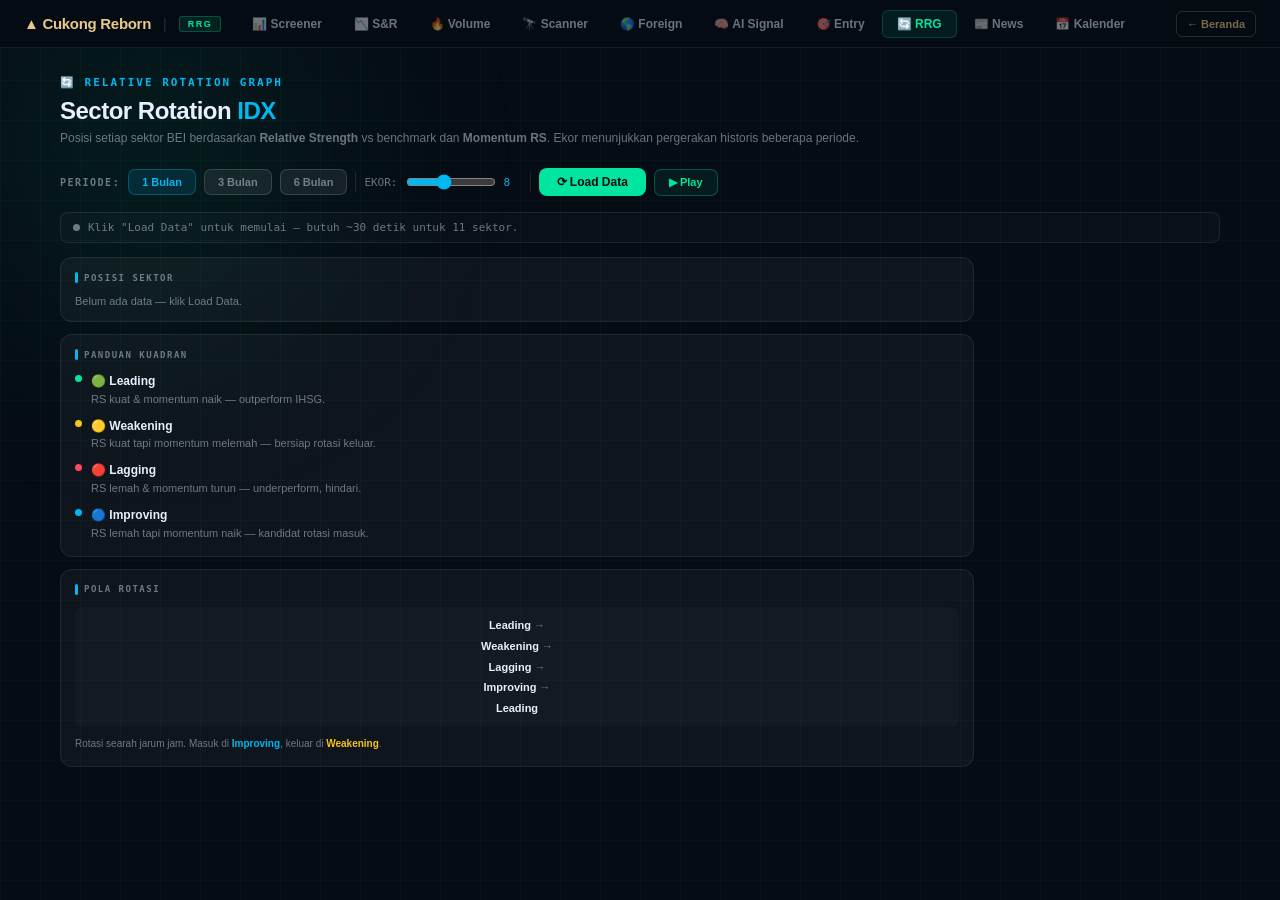
<file: WebsiteStock/public/rrg.html>
<!DOCTYPE html>
<html lang="id">
<head>
  <meta charset="UTF-8">
  <meta name="viewport" content="width=device-width, initial-scale=1.0">
  <title>Sector Rotation RRG — Cukong Reborn</title>
  <link rel="preconnect" href="https://fonts.googleapis.com">
  <link href="https://fonts.googleapis.com/css2?family=DM+Mono:wght@400;500&family=Syne:wght@400;700;800&display=swap" rel="stylesheet">
  <link rel="stylesheet" href="style.css">
  <script src="config.js"></script>
  <style>
    main { max-width: 1200px; margin: auto; padding: 28px 20px 80px; position: relative; z-index: 1; }

    .page-eyebrow { font-size: 11px; font-weight: 700; color: var(--accent2); letter-spacing: 2px; text-transform: uppercase; margin-bottom: 8px; font-family: var(--font-mono); }
    .page-h1 { font-size: 24px; font-weight: 800; margin-bottom: 4px; letter-spacing: -0.5px; }
    .page-sub { color: var(--muted); font-size: 12px; margin-bottom: 20px; line-height: 1.6; }

    .ctrl-bar { display: flex; gap: 8px; flex-wrap: wrap; align-items: center; margin-bottom: 16px; }
    .ctrl-lbl { font-size: 10px; font-weight: 700; color: var(--muted); font-family: var(--font-mono); letter-spacing: 1.5px; }
    .btn-period {
      padding: 6px 13px; border-radius: 7px; border: 1px solid var(--border2);
      background: var(--surface2); color: var(--muted); font-size: 11px; font-weight: 700;
      cursor: pointer; transition: all .15s; font-family: var(--font);
    }
    .btn-period:hover  { color: var(--text); border-color: rgba(255,255,255,.18); }
    .btn-period.active { background: rgba(0,184,240,.12); border-color: rgba(0,184,240,.3); color: var(--accent2); }
    .btn-load {
      padding: 7px 18px; border-radius: 8px; border: none;
      background: var(--accent); color: #060c14; font-size: 12px; font-weight: 800;
      cursor: pointer; transition: opacity .15s; font-family: var(--font);
    }
    .btn-load:hover { opacity: .85; }
    .btn-anim {
      padding: 6px 14px; border-radius: 7px; border: 1px solid rgba(0,229,160,.3);
      background: rgba(0,229,160,.07); color: var(--accent); font-size: 11px; font-weight: 700;
      cursor: pointer; font-family: var(--font); transition: all .15s;
    }
    .btn-anim:hover { background: rgba(0,229,160,.14); }
    .sep { width: 1px; height: 20px; background: rgba(255,255,255,.1); }
    .tail-lbl { font-size: 11px; color: var(--muted); font-family: var(--font-mono); }
    input[type=range] { accent-color: var(--accent2); width: 90px; }
    .tail-num { font-size: 11px; font-family: var(--font-mono); color: var(--accent2); width: 18px; }

    .status-strip {
      display: flex; align-items: center; gap: 8px;
      font-size: 11px; font-family: var(--font-mono); color: var(--muted);
      margin-bottom: 14px; padding: 8px 12px;
      background: rgba(255,255,255,.02); border-radius: 8px; border: 1px solid var(--border);
    }
    .sdot { width: 7px; height: 7px; border-radius: 50%; background: var(--muted); flex-shrink:0; }
    .sdot.loading { background: #f5c518; animation: blink 1s infinite; }
    .sdot.done    { background: var(--accent); }
    .sdot.error   { background: var(--danger); }
    @keyframes blink { 0%,100%{opacity:1} 50%{opacity:.25} }

    .rrg-wrap { display: grid; grid-template-columns: 1fr 230px; gap: 16px; align-items: start; }

    .chart-box {
      background: #050d14; border: 1px solid rgba(255,255,255,.07);
      border-radius: 14px; overflow: hidden; position: relative;
      min-height: 300px;
    }
    .chart-header {
      display: flex; align-items: center; justify-content: space-between;
      padding: 12px 18px 10px; border-bottom: 1px solid rgba(255,255,255,.05);
    }
    .chart-title { font-size: 11px; font-weight: 700; font-family: var(--font-mono); color: rgba(255,255,255,.45); letter-spacing: 1px; }
    .chart-meta  { font-size: 10px; font-family: var(--font-mono); color: var(--muted); }
    .canvas-wrap { position: relative; width: 100%; min-height: 300px; }
    canvas#rrg   { display: block; width: 100%; cursor: crosshair; background: #050d14; }

    #rrg-tt {
      position: absolute; display: none; pointer-events: none; z-index: 20;
      background: rgba(5,13,20,.96); border: 1px solid rgba(255,255,255,.14);
      border-radius: 10px; padding: 10px 14px; min-width: 160px;
      box-shadow: 0 8px 24px rgba(0,0,0,.6); font-size: 11px;
    }
    #rrg-tt .tt-name { font-weight: 800; font-size: 13px; margin-bottom: 7px; }
    .tt-row { display: flex; justify-content: space-between; gap: 12px; margin-bottom: 2px; color: var(--muted); }
    .tt-row b { color: var(--text); font-family: var(--font-mono); }

    .sidebar { display: flex; flex-direction: column; gap: 12px; }
    .scard { background: var(--surface); border: 1px solid var(--border); border-radius: 12px; padding: 14px; }
    .scard-title {
      font-size: 9px; font-weight: 700; font-family: var(--font-mono);
      color: var(--muted); letter-spacing: 1.5px; text-transform: uppercase;
      margin-bottom: 12px; display: flex; align-items: center; gap: 6px;
    }
    .scard-title::before { content:''; width:3px; height:11px; border-radius:2px; background:var(--accent2); flex-shrink:0; }

    .leg-list { display: flex; flex-direction: column; gap: 5px; }
    .leg-row { display: flex; align-items: center; gap: 8px; padding: 5px 8px; border-radius: 7px; cursor: pointer; transition: background .12s; }
    .leg-row:hover { background: rgba(255,255,255,.04); }
    .leg-dot  { width: 9px; height: 9px; border-radius: 50%; flex-shrink:0; }
    .leg-name { font-size: 11px; font-weight: 600; flex: 1; color: var(--text); }
    .leg-quad { font-size: 9px; font-family: var(--font-mono); font-weight: 700; padding: 2px 6px; border-radius: 4px; }
    .q-leading   { background: rgba(0,229,160,.14);  color: #00e5a0; }
    .q-weakening { background: rgba(245,197,24,.12); color: #f5c518; }
    .q-lagging   { background: rgba(255,69,96,.12);  color: #ff4560; }
    .q-improving { background: rgba(0,184,240,.12);  color: #00b8f0; }

    .qguide { display: flex; flex-direction: column; gap: 9px; }
    .qg-row { display: flex; gap: 9px; align-items: flex-start; }
    .qg-dot { width: 7px; height: 7px; border-radius: 50%; flex-shrink:0; margin-top: 3px; }
    .qg-txt { font-size: 11px; line-height: 1.55; color: var(--muted); }
    .qg-txt strong { display: block; font-size: 12px; color: var(--text); }

    .rot-arrow { font-size: 11px; color: var(--muted); text-align: center; padding: 8px; background: rgba(255,255,255,.02); border-radius: 8px; line-height: 1.9; }
    .rot-arrow span { color: var(--text); font-weight: 700; }

    @media (max-width: 820px) { .rrg-wrap { grid-template-columns: 1fr; } main { padding: 16px 12px 60px; } }
  </style>
</head>
<body>
  <div class="topbar" id="topbar">
    <div class="topbar-left">
      <a href="index.html" class="topbar-logo">&#9650; Cukong Reborn</a>
      <span class="topbar-sep">|</span>
      <span class="topbar-badge">RRG</span>
    </div>
    <nav class="topbar-nav">
      <a href="screener.html">&#128202; Screener</a>
      <a href="sr.html">&#128201; S&amp;R</a>
      <a href="volume.html">&#128293; Volume</a>
      <a href="scanner.html">&#128301; Scanner</a>
      <a href="foreign.html">&#127758; Foreign</a>
      <a href="ai-signal.html">&#129504; AI Signal</a>
      <a href="entry.html">&#127919; Entry</a>
      <a href="rrg.html" class="active">&#128260; RRG</a>
      <a href="news.html">&#128240; News</a>
      <a href="kalender.html">&#128197; Kalender</a>
    </nav>
    <a href="index.html" class="topbar-home">&larr; Beranda</a>
    <button class="burger-btn" id="burgerBtn" onclick="toggleMobileNav()" aria-label="Menu">
      <span></span><span></span><span></span>
    </button>
  </div>

  <nav class="mobile-nav-overlay" id="mobileNav">
    <a href="screener.html">&#128202; Screener</a>
    <a href="sr.html">&#128201; S&R</a>
    <a href="volume.html">&#128293; Volume</a>
    <a href="scanner.html">&#128301; Scanner</a>
    <a href="foreign.html">&#127758; Foreign Flow</a>
    <a href="ai-signal.html">&#129504; AI Signal</a>
    <a href="entry.html">&#127919; Entry Finder</a>
    <a href="rrg.html" class="active">&#128260; Sector RRG</a>
    <a href="news.html">&#128240; News</a>
    <a href="kalender.html">&#128197; Kalender</a>
    <a href="index.html">&larr; Beranda</a>
  </nav>

  <div class="bg-grid"></div>
  <div class="bg-glow glow-1"></div>

  <main>
    <div class="page-eyebrow">&#128260; Relative Rotation Graph</div>
    <h1 class="page-h1">Sector Rotation <span style="color:var(--accent2)">IDX</span></h1>
    <p class="page-sub">Posisi setiap sektor BEI berdasarkan <strong>Relative Strength</strong> vs benchmark dan <strong>Momentum RS</strong>. Ekor menunjukkan pergerakan historis beberapa periode.</p>

    <div class="ctrl-bar">
      <span class="ctrl-lbl">PERIODE:</span>
      <button class="btn-period active" data-p="1mo" data-i="1d"  onclick="setPeriod(this)">1 Bulan</button>
      <button class="btn-period"        data-p="3mo" data-i="1d"  onclick="setPeriod(this)">3 Bulan</button>
      <button class="btn-period"        data-p="6mo" data-i="1wk" onclick="setPeriod(this)">6 Bulan</button>
      <div class="sep"></div>
      <span class="tail-lbl">EKOR:</span>
      <input type="range" id="tailSlider" min="3" max="15" value="8"
             oninput="tailLen=+this.value; document.getElementById('tailNum').textContent=this.value; drawRRG()">
      <span class="tail-num" id="tailNum">8</span>
      <div class="sep"></div>
      <button class="btn-load" onclick="loadAll()">&#10227; Load Data</button>
      <button class="btn-anim" id="animBtn" onclick="toggleAnim()">&#9654; Play</button>
    </div>

    <div class="status-strip">
      <div class="sdot" id="sdot"></div>
      <span id="stext">Klik "Load Data" untuk memulai — butuh ~30 detik untuk 11 sektor.</span>
      <span style="margin-left:auto;font-size:10px" id="stime"></span>
    </div>

    <div class="rrg-wrap">
      <div class="chart-box">
        <div class="chart-header">
          <span class="chart-title">CUKONG/IDX &mdash; Rotation Chart</span>
          <span class="chart-meta" id="chartMeta">&ndash;</span>
        </div>
        <div class="canvas-wrap">
          <canvas id="rrg"></canvas>
          <div id="rrg-tt">
            <div class="tt-name" id="tt-name">&ndash;</div>
            <div class="tt-row"><span>RS Ratio</span>  <b id="tt-rs">&ndash;</b></div>
            <div class="tt-row"><span>Momentum</span>  <b id="tt-mom">&ndash;</b></div>
            <div class="tt-row"><span>Kuadran</span>   <b id="tt-quad">&ndash;</b></div>
            <div class="tt-row"><span>vs Benchmark</span><b id="tt-vs">&ndash;</b></div>
          </div>
        </div>
      </div>

      <div class="sidebar">
        <div class="scard">
          <div class="scard-title">Posisi Sektor</div>
          <div class="leg-list" id="legList">
            <div style="font-size:11px;color:var(--muted)">Belum ada data — klik Load Data.</div>
          </div>
        </div>
        <div class="scard">
          <div class="scard-title">Panduan Kuadran</div>
          <div class="qguide">
            <div class="qg-row"><div class="qg-dot" style="background:#00e5a0"></div><div class="qg-txt"><strong>&#128994; Leading</strong>RS kuat &amp; momentum naik — outperform IHSG.</div></div>
            <div class="qg-row"><div class="qg-dot" style="background:#f5c518"></div><div class="qg-txt"><strong>&#128993; Weakening</strong>RS kuat tapi momentum melemah — bersiap rotasi keluar.</div></div>
            <div class="qg-row"><div class="qg-dot" style="background:#ff4560"></div><div class="qg-txt"><strong>&#128308; Lagging</strong>RS lemah &amp; momentum turun — underperform, hindari.</div></div>
            <div class="qg-row"><div class="qg-dot" style="background:#00b8f0"></div><div class="qg-txt"><strong>&#128309; Improving</strong>RS lemah tapi momentum naik — kandidat rotasi masuk.</div></div>
          </div>
        </div>
        <div class="scard">
          <div class="scard-title">Pola Rotasi</div>
          <div class="rot-arrow"><span>Leading</span> &#8594;<br><span>Weakening</span> &#8594;<br><span>Lagging</span> &#8594;<br><span>Improving</span> &#8594;<br><span>Leading</span></div>
          <p style="font-size:10px;color:var(--muted);margin-top:8px;line-height:1.7">Rotasi searah jarum jam. Masuk di <strong style="color:#00b8f0">Improving</strong>, keluar di <strong style="color:#f5c518">Weakening</strong>.</p>
        </div>
      </div>
    </div>
  </main>

<script>
// ─────────────────────────────────────────────────────────────
// CONFIG
// ─────────────────────────────────────────────────────────────
const SECS = [
  { key:'FIN',  label:'Financials',       color:'#00e5a0', tickers:['BBCA','BBRI','BMRI','BBNI'] },
  { key:'ENRG', label:'Energy',           color:'#f5c518', tickers:['ADRO','PTBA','BYAN','ITMG'] },
  { key:'MAT',  label:'Basic Materials',  color:'#ff9800', tickers:['ANTM','INCO','TPIA','MDKA'] },
  { key:'TECH', label:'Technology',       color:'#e879f9', tickers:['TLKM','EXCL','ISAT','GOTO'] },
  { key:'CONS', label:'Consumer Staples', color:'#00b8f0', tickers:['UNVR','ICBP','INDF','MYOR'] },
  { key:'CYC',  label:'Consumer Cycl.',   color:'#a78bfa', tickers:['MAPI','ACES','AUTO','ASII'] },
  { key:'HLTH', label:'Healthcare',       color:'#34d399', tickers:['KLBF','SIDO','HEAL','MIKA'] },
  { key:'IND',  label:'Industrials',      color:'#60a5fa', tickers:['UNTR','SMGR','INTP','WTON'] },
  { key:'PROP', label:'Properties',       color:'#fb923c', tickers:['BSDE','CTRA','LPKR','SMRA'] },
  { key:'INFR', label:'Infrastructure',   color:'#f87171', tickers:['JSMR','TOWR','TBIG','PGAS'] },
  { key:'TRAN', label:'Transportation',   color:'#2dd4bf', tickers:['BIRD','ASSA','NELY','SMDR'] },
];
const BENCH = ['BBCA','BBRI','BMRI']; // benchmark fallback chain

// ─────────────────────────────────────────────────────────────
// STATE
// ─────────────────────────────────────────────────────────────
let rrgSecs = [];
let period  = '1mo', ivl = '1d';
let tailLen = 8;
let animating = false, animFr = 0, animTmr = null;

// ─────────────────────────────────────────────────────────────
// CANVAS
// ─────────────────────────────────────────────────────────────
let cv, ctx;

function resizeCv() {
  if (!cv) return;
  // Try multiple ways to get width
  let w = 0;
  if (cv.parentElement) {
    w = cv.parentElement.offsetWidth || cv.parentElement.clientWidth || cv.parentElement.getBoundingClientRect().width;
  }
  if (!w || w < 100) w = Math.max(document.documentElement.clientWidth * 0.6, 400);
  cv.width  = Math.round(w);
  cv.height = Math.round(w * 0.70);
  drawRRG();
}
window.addEventListener('resize', function() { resizeCv(); });

// ─────────────────────────────────────────────────────────────
// CONTROLS
// ─────────────────────────────────────────────────────────────
function setPeriod(btn) {
  document.querySelectorAll('.btn-period').forEach(b => b.classList.remove('active'));
  btn.classList.add('active');
  period = btn.dataset.p; ivl = btn.dataset.i;
}

// ─────────────────────────────────────────────────────────────
// FETCH via proxy
// ─────────────────────────────────────────────────────────────
// Fetch close prices via Railway backend
async function fetchClose(ticker, per, iv) {
  const url = API_BASE + '/rrg-data?ticker=' + ticker + '&period=' + per + '&interval=' + iv;
  try {
    const ctrl = new AbortController();
    const tmr  = setTimeout(function() { ctrl.abort(); }, 15000);
    const res  = await fetch(url, { signal: ctrl.signal });
    clearTimeout(tmr);
    if (!res.ok) {
      console.warn('RRG fetch error', ticker, res.status, res.statusText);
      return [];
    }
    const data = await res.json();
    if (data.error) {
      console.warn('RRG data error', ticker, data.error);
      return [];
    }
    if (!data.closes || data.closes.length < 10) return [];
    return data.closes;
  } catch(e) {
    console.warn('RRG fetch exception', ticker, e.message);
    return [];
  }
}

// Simulasi data bila backend /rrg-data belum tersedia
// Menghasilkan random walk yang realistis
function mockCloses(base, n, volatility) {
  const arr = [base];
  for (let i = 1; i < n; i++) {
    const chg = (Math.random() - 0.49) * volatility;
    arr.push(Math.max(arr[i-1] * (1 + chg / 100), 1));
  }
  return arr;
}

async function fetchCloseWithFallback(ticker, per, iv) {
  const real = await fetchClose(ticker, per, iv);
  if (real.length >= 10) return real;
  // Fallback: mock data agar grafik tetap tampil
  const n = per === '1mo' ? 22 : per === '3mo' ? 65 : 130;
  const baseMap = {
    BBCA:9400, BBRI:4500, BMRI:6800, UNVR:2700, ICBP:11200,
    ADRO:2900, PTBA:3100, ANTM:1800, TLKM:3200, KLBF:1600,
    MAPI:1900, UNTR:28000, BSDE:1100, JSMR:4600, BIRD:1400,
    GOTO:75, EXCL:2200, ISAT:2900
  };
  const base = baseMap[ticker] || 1000;
  console.info('Using mock data for', ticker);
  return mockCloses(base, n, 1.5 + Math.random());
}

// ─────────────────────────────────────────────────────────────
// RRG MATH
// ─────────────────────────────────────────────────────────────
function ema(arr, n) {
  if (!arr.length) return [];
  const k = 2 / (n + 1);
  const out = [arr[0]];
  for (let i = 1; i < arr.length; i++)
    out.push(arr[i] * k + out[i-1] * (1 - k));
  return out;
}

function normalize100(arr) {
  const mn = arr.reduce(function(a,b){return a+b;}, 0) / arr.length;
  const variance = arr.map(function(x){return (x-mn)*(x-mn);}).reduce(function(a,b){return a+b;}, 0) / arr.length;
  const sd = Math.sqrt(variance) || 0.0001;
  return arr.map(function(v){ return 100 + (v - mn) / sd * 3.5; });
}

function calcRRG(sPrices, bPrices) {
  const n  = Math.min(sPrices.length, bPrices.length);
  if (n < 12) return null;
  const sp = sPrices.slice(-n), bp = bPrices.slice(-n);
  // Raw RS: sector / benchmark
  const rawRS  = sp.map(function(s, i){ return (s / bp[i]) * 100; });
  const rsSmth = ema(rawRS, 10);
  const rsRatio = normalize100(rsSmth);
  // Momentum = rate of change of RS-Ratio
  const roc  = rsRatio.map(function(v, i){ return i === 0 ? 0 : v - rsRatio[i-1]; });
  const rocS = ema(roc, 10);
  const rsMom = normalize100(rocS);
  return rsRatio.map(function(rs, i){ return { rs: rs, mom: rsMom[i] }; });
}

function quad(rs, mom) {
  if (rs >= 100 && mom >= 100) return 'leading';
  if (rs >= 100 && mom <  100) return 'weakening';
  if (rs <  100 && mom <  100) return 'lagging';
  return 'improving';
}

// ─────────────────────────────────────────────────────────────
// MAIN LOAD
// ─────────────────────────────────────────────────────────────
async function loadAll() {
  setStatus('loading', 'Mengambil data benchmark...');
  rrgSecs = [];
  renderLegend();

  // Benchmark
  let bench = [];
  for (let i = 0; i < BENCH.length && bench.length < 12; i++) {
    bench = await fetchCloseWithFallback(BENCH[i], period, ivl);
  }
  if (bench.length < 12) {
    setStatus('error', 'Gagal ambil data benchmark. Periksa koneksi & coba lagi.');
    return;
  }

  // Each sector
  for (let si = 0; si < SECS.length; si++) {
    const sec = SECS[si];
    setStatus('loading', 'Memuat ' + sec.label + '... (' + (si+1) + '/' + SECS.length + ')');
    let prices = [];
    for (let ti = 0; ti < sec.tickers.length && prices.length < 12; ti++) {
      prices = await fetchCloseWithFallback(sec.tickers[ti], period, ivl);
    }
    if (prices.length < 12) continue;
    const hist = calcRRG(prices, bench);
    if (!hist || hist.length < 5) continue;
    const last = hist[hist.length - 1];
    rrgSecs.push({ sec: sec, hist: hist, quad: quad(last.rs, last.mom), rs: last.rs, mom: last.mom });
  }

  if (!rrgSecs.length) {
    setStatus('error', 'Tidak ada data berhasil dimuat. Coba lagi atau ganti periode.');
    return;
  }

  document.getElementById('chartMeta').textContent =
    period.toUpperCase() + ' \u00b7 ' + ivl + ' \u00b7 ' + new Date().toLocaleDateString('id-ID', { day:'2-digit', month:'short', year:'numeric' });
  setStatus('done', rrgSecs.length + ' sektor dimuat \u00b7 ' + new Date().toLocaleTimeString('id-ID'));

  animFr = rrgSecs[0].hist.length - 1;
  renderLegend();
  drawRRG();
}

// ─────────────────────────────────────────────────────────────
// DRAW
// ─────────────────────────────────────────────────────────────
function drawRRG() {
  if (!cv || !ctx) return;
  const W = cv.width, H = cv.height;
  // If canvas has no size, force a resize and log for debugging
  if (!W || !H) {
    console.warn('Canvas size 0, forcing resize. offsetWidth:', cv.parentElement && cv.parentElement.offsetWidth);
    resizeCv();
    return;
  }
  ctx.clearRect(0, 0, W, H);

  // Dark bg
  ctx.fillStyle = '#050d14';
  ctx.fillRect(0, 0, W, H);
  
  // Show placeholder if no data yet
  if (!rrgSecs.length) {
    ctx.fillStyle = 'rgba(255,255,255,0.12)';
    ctx.font = '13px "DM Mono", monospace';
    ctx.textAlign = 'center';
    ctx.fillText('Klik "Load Data" untuk memuat grafik', W/2, H/2);
    ctx.font = '11px "DM Mono", monospace';
    ctx.fillStyle = 'rgba(255,255,255,0.05)';
    // Draw center cross as preview
    ctx.setLineDash([4,4]);
    ctx.strokeStyle = 'rgba(255,255,255,0.08)';
    ctx.lineWidth = 1;
    ctx.beginPath(); ctx.moveTo(W/2, 40); ctx.lineTo(W/2, H-40); ctx.stroke();
    ctx.beginPath(); ctx.moveTo(40, H/2); ctx.lineTo(W-20, H/2); ctx.stroke();
    ctx.setLineDash([]);
    return;
  }

  const P   = { t:36, r:20, b:46, l:54 };
  const cW  = W - P.l - P.r;
  const cH  = H - P.t - P.b;

  // Collect all data points for dynamic scale
  const maxFr = animating ? animFr + 1 : (rrgSecs[0] ? rrgSecs[0].hist.length : 1);
  const allRS = [100], allMom = [100];
  rrgSecs.forEach(function(d) {
    d.hist.slice(0, maxFr).forEach(function(h) { allRS.push(h.rs); allMom.push(h.mom); });
  });
  const pad    = 2;
  const rsMin  = Math.min.apply(null, allRS)  - pad;
  const rsMax  = Math.max.apply(null, allRS)  + pad;
  const momMin = Math.min.apply(null, allMom) - pad;
  const momMax = Math.max.apply(null, allMom) + pad;
  const rsR = rsMax - rsMin || 1, momR = momMax - momMin || 1;

  function toX(rs)  { return P.l + (rs  - rsMin) / rsR  * cW; }
  function toY(mom) { return P.t + (1 - (mom - momMin) / momR) * cH; }

  const ox = toX(100), oy = toY(100);

  // Quadrant fills
  const qFills = [
    { x: ox, y: P.t,    w: P.l + cW - ox, h: oy - P.t,        c: 'rgba(0,229,160,0.055)'  }, // leading   TR
    { x: ox, y: oy,     w: P.l + cW - ox, h: P.t + cH - oy,   c: 'rgba(245,197,24,0.045)' }, // weakening BR
    { x: P.l, y: oy,    w: ox - P.l,       h: P.t + cH - oy,   c: 'rgba(255,69,96,0.045)'  }, // lagging   BL
    { x: P.l, y: P.t,   w: ox - P.l,       h: oy - P.t,        c: 'rgba(0,184,240,0.05)'   }, // improving TL
  ];
  qFills.forEach(function(f) { ctx.fillStyle = f.c; ctx.fillRect(f.x, f.y, f.w, f.h); });

  // Subtle grid
  ctx.strokeStyle = 'rgba(255,255,255,0.04)'; ctx.lineWidth = 1;
  for (let v = Math.ceil(rsMin); v <= rsMax; v++) {
    const x = toX(v); if (x < P.l || x > P.l + cW) continue;
    ctx.beginPath(); ctx.moveTo(x, P.t); ctx.lineTo(x, P.t + cH); ctx.stroke();
  }
  for (let v = Math.ceil(momMin); v <= momMax; v++) {
    const y = toY(v); if (y < P.t || y > P.t + cH) continue;
    ctx.beginPath(); ctx.moveTo(P.l, y); ctx.lineTo(P.l + cW, y); ctx.stroke();
  }

  // Center axes (dashed)
  ctx.strokeStyle = 'rgba(255,255,255,0.22)'; ctx.lineWidth = 1;
  ctx.setLineDash([5, 5]);
  ctx.beginPath(); ctx.moveTo(ox, P.t);  ctx.lineTo(ox, P.t + cH);  ctx.stroke();
  ctx.beginPath(); ctx.moveTo(P.l, oy);  ctx.lineTo(P.l + cW, oy);  ctx.stroke();
  ctx.setLineDash([]);

  // Axis labels
  ctx.fillStyle = 'rgba(255,255,255,0.3)'; ctx.font = '10px "DM Mono",monospace';
  ctx.textAlign = 'center';
  ctx.fillText('Relative Strength \u2192', P.l + cW / 2, H - 8);
  ctx.save(); ctx.translate(13, P.t + cH / 2); ctx.rotate(-Math.PI / 2);
  ctx.fillText('\u2190 Momentum \u2192', 0, 0); ctx.restore();

  // Quadrant corner labels
  ctx.font = 'bold 9px "DM Mono",monospace';
  [
    { t:'LEADING',   x: P.l + cW - 6, y: P.t + 13,       c: '#00e5a0', a: 'right' },
    { t:'WEAKENING', x: P.l + cW - 6, y: P.t + cH - 7,   c: '#f5c518', a: 'right' },
    { t:'LAGGING',   x: P.l + 6,      y: P.t + cH - 7,   c: '#ff4560', a: 'left'  },
    { t:'IMPROVING', x: P.l + 6,      y: P.t + 13,       c: '#00b8f0', a: 'left'  },
  ].forEach(function(l) {
    ctx.fillStyle = l.c + 'aa'; ctx.textAlign = l.a;
    ctx.fillText(l.t, l.x, l.y);
  });

  // Tick values on axes
  ctx.fillStyle = 'rgba(255,255,255,0.22)'; ctx.font = '9px "DM Mono",monospace';
  [rsMin, 100, rsMax].forEach(function(v) {
    ctx.textAlign = 'center'; ctx.fillText(v.toFixed(1), toX(v), P.t + cH + 16);
  });
  [momMin, 100, momMax].forEach(function(v) {
    ctx.textAlign = 'right'; ctx.fillText(v.toFixed(1), P.l - 4, toY(v) + 3);
  });

  if (!rrgSecs.length) return;

  // ── Draw each sector ──
  rrgSecs.forEach(function(d) {
    const hist  = d.hist.slice(0, maxFr);
    const trail = hist.slice(-tailLen);
    if (!trail.length) return;
    const col   = d.sec.color;

    // Trail lines (opacity + width fade in)
    for (let i = 1; i < trail.length; i++) {
      const prog  = i / (trail.length - 1 || 1);
      ctx.strokeStyle = hexA(col, 0.12 + prog * 0.65);
      ctx.lineWidth   = 1 + prog * 2.5;
      ctx.lineJoin    = 'round'; ctx.lineCap = 'round';
      ctx.beginPath();
      ctx.moveTo(toX(trail[i-1].rs), toY(trail[i-1].mom));
      ctx.lineTo(toX(trail[i].rs),   toY(trail[i].mom));
      ctx.stroke();
    }

    // Arrow at current tip
    const cur  = trail[trail.length - 1];
    const prev = trail.length >= 2 ? trail[trail.length - 2] : { rs: cur.rs - 0.01, mom: cur.mom };
    const cx2  = toX(cur.rs),  cy2 = toY(cur.mom);
    const px2  = toX(prev.rs), py2 = toY(prev.mom);
    const ang  = Math.atan2(cy2 - py2, cx2 - px2);
    const aL   = 8;
    ctx.fillStyle = hexA(col, 0.92);
    ctx.beginPath();
    ctx.moveTo(cx2 + Math.cos(ang) * aL,       cy2 + Math.sin(ang) * aL);
    ctx.lineTo(cx2 + Math.cos(ang + 2.5) * aL * 0.55, cy2 + Math.sin(ang + 2.5) * aL * 0.55);
    ctx.lineTo(cx2 + Math.cos(ang - 2.5) * aL * 0.55, cy2 + Math.sin(ang - 2.5) * aL * 0.55);
    ctx.closePath(); ctx.fill();

    // Glow around dot
    const grd = ctx.createRadialGradient(cx2, cy2, 0, cx2, cy2, 16);
    grd.addColorStop(0, hexA(col, 0.38)); grd.addColorStop(1, hexA(col, 0));
    ctx.fillStyle = grd;
    ctx.beginPath(); ctx.arc(cx2, cy2, 16, 0, Math.PI * 2); ctx.fill();

    // Dot
    ctx.fillStyle = col; ctx.strokeStyle = '#050d14'; ctx.lineWidth = 2;
    ctx.beginPath(); ctx.arc(cx2, cy2, 6, 0, Math.PI * 2);
    ctx.fill(); ctx.stroke();

    // Sector key label — avoid chart edges
    const labelOffX = (cx2 > P.l + cW * 0.72) ? -12 : 11;
    const labelOffY = (cy2 < P.t + cH * 0.18)  ?  16 : -11;
    ctx.font        = 'bold 10px "DM Mono",monospace';
    ctx.fillStyle   = col;
    ctx.textAlign   = 'left';
    ctx.shadowColor = 'rgba(0,0,0,0.85)'; ctx.shadowBlur = 5;
    ctx.fillText(d.sec.key, cx2 + labelOffX, cy2 + labelOffY);
    ctx.shadowBlur = 0;
  });
}

// ─────────────────────────────────────────────────────────────
// TOOLTIP
// ─────────────────────────────────────────────────────────────
cv && cv.addEventListener('mousemove', function(e) {
  const rect = cv.getBoundingClientRect();
  const mx   = (e.clientX - rect.left)  * (cv.width  / rect.width);
  const my   = (e.clientY - rect.top)   * (cv.height / rect.height);
  const tt   = document.getElementById('rrg-tt');
  if (!rrgSecs.length) { tt.style.display = 'none'; return; }

  const P = { t:36, r:20, b:46, l:54 };
  const cW = cv.width - P.l - P.r, cH = cv.height - P.t - P.b;
  const allRS = [100], allMom = [100];
  rrgSecs.forEach(function(d){ d.hist.forEach(function(h){ allRS.push(h.rs); allMom.push(h.mom); }); });
  const rsMin = Math.min.apply(null,allRS)-2, rsMax = Math.max.apply(null,allRS)+2;
  const momMin = Math.min.apply(null,allMom)-2, momMax = Math.max.apply(null,allMom)+2;
  function toX(rs)  { return P.l + (rs  - rsMin) / (rsMax  - rsMin) * cW; }
  function toY(mom) { return P.t + (1-(mom-momMin)/(momMax-momMin)) * cH; }

  let best = null, bestD = 9999;
  rrgSecs.forEach(function(d) {
    const cur = d.hist[d.hist.length - 1];
    const dd  = Math.hypot(toX(cur.rs) - mx, toY(cur.mom) - my);
    if (dd < bestD) { bestD = dd; best = d; }
  });

  if (best && bestD < 32) {
    const cur = best.hist[best.hist.length - 1];
    document.getElementById('tt-name').textContent  = best.sec.label;
    document.getElementById('tt-name').style.color  = best.sec.color;
    document.getElementById('tt-rs').textContent    = cur.rs.toFixed(2);
    document.getElementById('tt-mom').textContent   = cur.mom.toFixed(2);
    document.getElementById('tt-quad').textContent  = best.quad.charAt(0).toUpperCase() + best.quad.slice(1);
    document.getElementById('tt-vs').textContent    = cur.rs >= 100 ? '\u2191 Outperform' : '\u2193 Underperform';
    const cr = cv.getBoundingClientRect();
    let lx = e.clientX - cr.left + 14;
    let ty = e.clientY - cr.top  - 55;
    if (lx + 170 > cr.width) lx = e.clientX - cr.left - 175;
    if (ty < 4) ty = 4;
    tt.style.left = lx + 'px'; tt.style.top = ty + 'px'; tt.style.display = 'block';
  } else { tt.style.display = 'none'; }
});
cv && cv.addEventListener('mouseleave', function() { document.getElementById('rrg-tt').style.display = 'none'; });

// ─────────────────────────────────────────────────────────────
// ANIMATION
// ─────────────────────────────────────────────────────────────
function toggleAnim() {
  const btn = document.getElementById('animBtn');
  if (animating) {
    animating = false; clearInterval(animTmr);
    btn.textContent = '\u25b6 Play';
    if (rrgSecs.length) { animFr = rrgSecs[0].hist.length - 1; drawRRG(); }
    return;
  }
  if (!rrgSecs.length) return;
  animating = true; animFr = 0;
  const maxFr = rrgSecs[0].hist.length - 1;
  btn.textContent = '\u23f9 Stop';
  animTmr = setInterval(function() {
    if (animFr >= maxFr) {
      animating = false; clearInterval(animTmr);
      btn.textContent = '\u25b6 Play'; return;
    }
    animFr++; drawRRG();
  }, 110);
}

// ─────────────────────────────────────────────────────────────
// LEGEND
// ─────────────────────────────────────────────────────────────
function renderLegend() {
  const el = document.getElementById('legList');
  if (!rrgSecs.length) {
    el.innerHTML = '<div style="font-size:11px;color:var(--muted)">Belum ada data &mdash; klik Load Data.</div>';
    return;
  }
  const order = { leading:0, improving:1, weakening:2, lagging:3 };
  const sorted = rrgSecs.slice().sort(function(a,b){ return order[a.quad] - order[b.quad]; });
  el.innerHTML = sorted.map(function(d) {
    return '<div class="leg-row">' +
      '<div class="leg-dot" style="background:' + d.sec.color + '"></div>' +
      '<span class="leg-name">' + d.sec.label + '</span>' +
      '<span class="leg-quad q-' + d.quad + '">' + d.quad.slice(0,4).toUpperCase() + '</span>' +
      '</div>';
  }).join('');
}

// ─────────────────────────────────────────────────────────────
// STATUS
// ─────────────────────────────────────────────────────────────
function setStatus(state, msg) {
  document.getElementById('sdot').className   = 'sdot ' + state;
  document.getElementById('stext').textContent = msg;
}

// ─────────────────────────────────────────────────────────────
// HELPERS
// ─────────────────────────────────────────────────────────────
function hexA(hex, a) {
  var r = parseInt(hex.slice(1,3), 16);
  var g = parseInt(hex.slice(3,5), 16);
  var b = parseInt(hex.slice(5,7), 16);
  return 'rgba(' + r + ',' + g + ',' + b + ',' + a + ')';
}

// ─────────────────────────────────────────────────────────────
// MOBILE NAV
// ─────────────────────────────────────────────────────────────
function toggleMobileNav() {
  document.getElementById('burgerBtn').classList.toggle('open');
  document.getElementById('mobileNav').classList.toggle('open');
}

// ─────────────────────────────────────────────────────────────
// INIT
// ─────────────────────────────────────────────────────────────
document.addEventListener('DOMContentLoaded', function() {
  cv  = document.getElementById('rrg');
  ctx = cv ? cv.getContext('2d') : null;
  // Delay resize so browser has finished layout
  setTimeout(function() { resizeCv(); }, 50);
  window.addEventListener('resize', function() { resizeCv(); });
  document.querySelectorAll('#mobileNav a').forEach(function(a) {
    a.addEventListener('click', function() {
      document.getElementById('burgerBtn').classList.remove('open');
      document.getElementById('mobileNav').classList.remove('open');
    });
  });
});
</script>
</body>
</html>
</file>
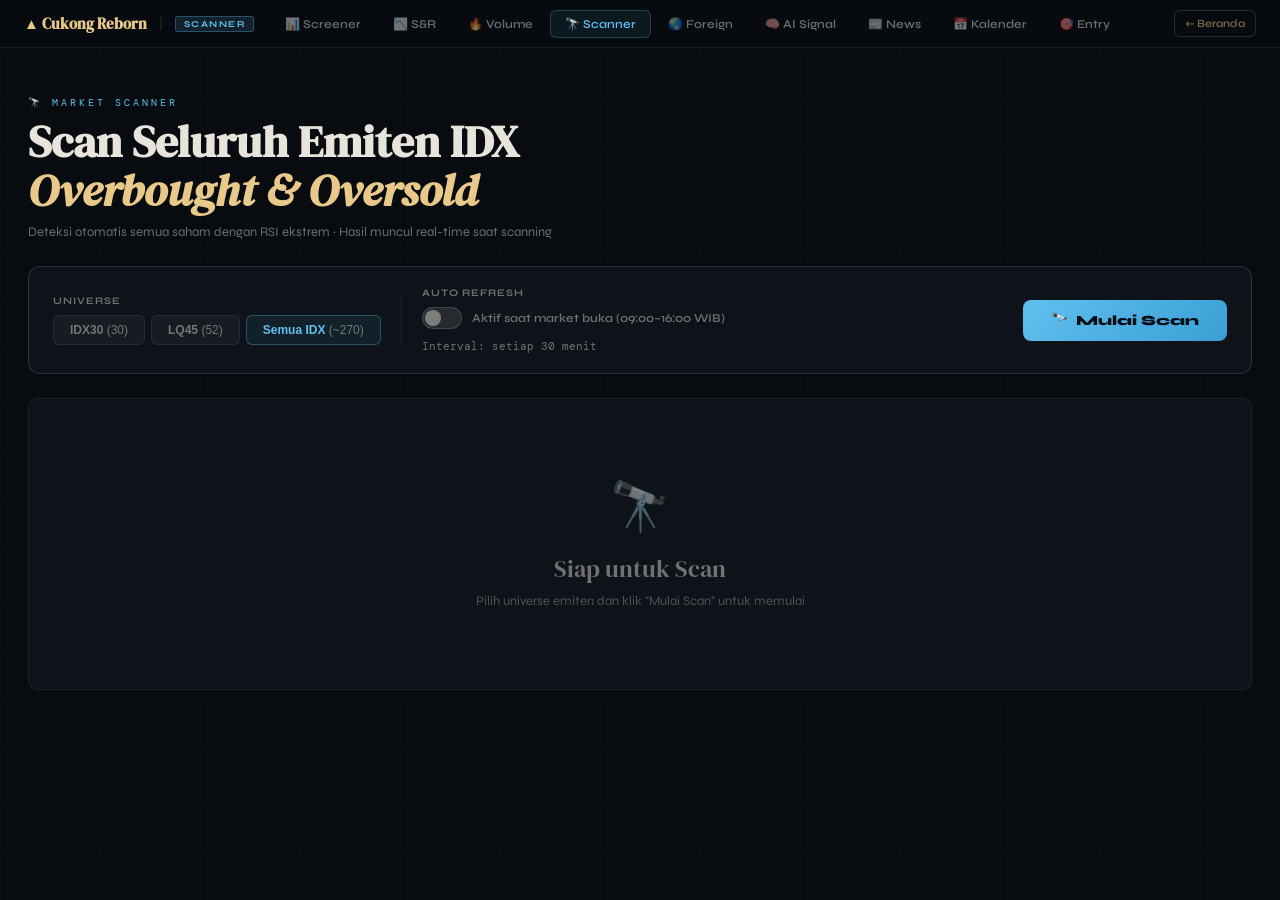
<file: WebsiteStock/public/scanner.html>
<!DOCTYPE html>
<html lang="id">
<head>
  <meta charset="UTF-8">
  <meta name="viewport" content="width=device-width, initial-scale=1.0">
  <title>Market Scanner — Cukong Reborn</title>
  <link href="https://fonts.googleapis.com/css2?family=DM+Serif+Display:ital@0;1&family=DM+Mono:wght@400;500&family=Syne:wght@400;600;700;800&display=swap" rel="stylesheet">
  <style>
    :root {
      --bg:#080c10;--bg2:#0d1318;--bg3:#111820;
      --border:rgba(255,255,255,0.07);--border2:rgba(255,255,255,0.13);
      --gold:#c8a96e;--gold2:#e8c98a;
      --text:#e8e4dc;--muted:rgba(232,228,220,0.45);
      --green:#2ecc8a;--red:#e05a5a;--blue:#60c0f0;--warn:#f5c518;
      --ob:#ff4560;--os:#2ecc8a;
      --font:'Syne',sans-serif;--mono:'DM Mono',monospace;--serif:'DM Serif Display',serif;
    }
    *,*::before,*::after{box-sizing:border-box;margin:0;padding:0}
    html{scroll-behavior:smooth}
    body{font-family:var(--font);background:var(--bg);color:var(--text);min-height:100vh;overflow-x:hidden}
    body::before{content:'';position:fixed;inset:0;background-image:linear-gradient(rgba(200,169,110,0.025) 1px,transparent 1px),linear-gradient(90deg,rgba(200,169,110,0.025) 1px,transparent 1px);background-size:50px 50px;pointer-events:none;z-index:0}

    /* TOPBAR */
    .topbar{position:fixed;top:0;left:0;right:0;z-index:500;display:flex;align-items:center;gap:16px;padding:0 24px;height:48px;background:rgba(8,12,16,0.97);backdrop-filter:blur(20px);border-bottom:1px solid var(--border)}
    .topbar-left{display:flex;align-items:center;gap:12px;flex-shrink:0}
    .topbar-logo{font-family:var(--serif);font-size:15px;color:var(--gold2);text-decoration:none;font-weight:700;white-space:nowrap}
    .topbar-sep{color:rgba(255,255,255,0.15);font-size:14px}
    .topbar-badge{font-size:9px;font-weight:700;letter-spacing:1.5px;background:rgba(96,192,240,0.12);border:1px solid rgba(96,192,240,0.3);color:var(--blue);padding:2px 8px;border-radius:3px;text-transform:uppercase;white-space:nowrap}
    .topbar-nav{display:flex;align-items:center;gap:2px;flex:1;overflow-x:auto;scrollbar-width:none}
    .topbar-nav::-webkit-scrollbar{display:none}
    .topbar-nav a{font-size:12px;font-weight:600;color:var(--muted);text-decoration:none;padding:6px 14px;border-radius:6px;transition:all .15s;white-space:nowrap;border:1px solid transparent}
    .topbar-nav a:hover:not(.soon){color:var(--text);background:rgba(255,255,255,0.06)}
    .topbar-nav a.active{color:var(--blue);background:rgba(96,192,240,0.08);border-color:rgba(96,192,240,0.25)}
    .topbar-nav a.soon{opacity:.35;cursor:not-allowed;pointer-events:none}
    .topbar-home{font-size:11px;font-weight:600;color:rgba(200,169,110,0.6);text-decoration:none;white-space:nowrap;flex-shrink:0;padding:6px 10px;border-radius:6px;border:1px solid rgba(200,169,110,0.2);transition:all .2s}
    .topbar-home:hover{color:var(--gold);background:rgba(200,169,110,0.06)}

    /* MAIN */
    main{position:relative;z-index:1;max-width:1400px;margin:auto;padding:68px 28px 60px}

    /* PAGE HEADER */
    .page-header{padding:28px 0 24px;display:flex;align-items:flex-end;justify-content:space-between;gap:20px;flex-wrap:wrap}
    .page-eyebrow{font-family:var(--mono);font-size:10px;color:var(--blue);letter-spacing:3px;text-transform:uppercase;margin-bottom:8px}
    .page-title{font-family:var(--serif);font-size:clamp(28px,3.5vw,46px);line-height:1.1}
    .page-title em{font-style:italic;color:var(--gold2)}
    .page-sub{font-size:13px;color:var(--muted);margin-top:6px;line-height:1.6}

    /* CONTROL PANEL */
    .control-panel{background:var(--bg2);border:1px solid var(--border2);border-radius:12px;padding:20px 24px;margin-bottom:24px;display:flex;align-items:center;gap:20px;flex-wrap:wrap}

    .universe-group{display:flex;flex-direction:column;gap:8px}
    .group-label{font-size:10px;font-weight:700;color:var(--muted);letter-spacing:1px;text-transform:uppercase}
    .universe-pills{display:flex;gap:6px}
    .upill{background:rgba(255,255,255,0.04);border:1px solid var(--border);border-radius:6px;padding:7px 16px;color:var(--muted);font-size:12px;font-weight:700;cursor:pointer;transition:all .15s}
    .upill:hover{color:var(--text);border-color:var(--border2)}
    .upill.active{background:rgba(96,192,240,0.08);border-color:rgba(96,192,240,0.3);color:var(--blue)}

    .divider{width:1px;height:48px;background:var(--border);flex-shrink:0}

    .autorefresh-group{display:flex;flex-direction:column;gap:8px}
    .toggle-row{display:flex;align-items:center;gap:10px}
    .toggle{position:relative;width:40px;height:22px;cursor:pointer}
    .toggle input{opacity:0;width:0;height:0;position:absolute}
    .toggle-slider{position:absolute;inset:0;background:rgba(255,255,255,.1);border-radius:11px;transition:.3s;border:1px solid var(--border2)}
    .toggle-slider::before{content:'';position:absolute;width:16px;height:16px;left:2px;top:2px;background:var(--muted);border-radius:50%;transition:.3s}
    .toggle input:checked + .toggle-slider{background:rgba(46,204,138,.2);border-color:rgba(46,204,138,.4)}
    .toggle input:checked + .toggle-slider::before{transform:translateX(18px);background:var(--green)}
    .toggle-label{font-size:12px;font-weight:600;color:var(--muted)}
    .refresh-interval{font-family:var(--mono);font-size:11px;color:var(--muted);margin-top:2px}

    .scan-btn-wrap{margin-left:auto;display:flex;gap:10px;align-items:center}
    .btn-scan{background:linear-gradient(135deg,#60c0f0,#3a9fd4);color:#040c14;font-family:var(--font);font-weight:800;font-size:14px;padding:12px 28px;border-radius:8px;border:none;cursor:pointer;transition:all .2s;display:flex;align-items:center;gap:8px}
    .btn-scan:hover:not(:disabled){transform:translateY(-2px);box-shadow:0 8px 28px rgba(96,192,240,.3)}
    .btn-scan:disabled{opacity:.5;cursor:not-allowed;transform:none}
    .btn-stop{background:rgba(224,90,90,.15);color:var(--red);border:1px solid rgba(224,90,90,.3);font-family:var(--font);font-weight:700;font-size:13px;padding:12px 20px;border-radius:8px;cursor:pointer;transition:all .2s;display:none}
    .btn-stop:hover{background:rgba(224,90,90,.25)}

    /* PROGRESS */
    .progress-wrap{margin-bottom:20px;display:none}
    .progress-meta{display:flex;align-items:center;justify-content:space-between;margin-bottom:8px}
    .progress-label{font-family:var(--mono);font-size:12px;color:var(--muted)}
    .progress-count{font-family:var(--mono);font-size:12px;color:var(--blue);font-weight:700}
    .progress-bar-bg{height:6px;background:rgba(255,255,255,.06);border-radius:3px;overflow:hidden}
    .progress-bar-fill{height:100%;border-radius:3px;background:linear-gradient(90deg,var(--blue),#a0d8f0);transition:width .3s ease;width:0%}
    .progress-sym{font-family:var(--mono);font-size:10px;color:rgba(232,228,220,.3);margin-top:6px}

    /* SUMMARY CARDS */
    .summary-row{display:grid;grid-template-columns:repeat(4,1fr);gap:12px;margin-bottom:20px}
    .sum-card{background:var(--bg2);border:1px solid var(--border);border-radius:8px;padding:16px 20px;display:flex;align-items:center;gap:14px}
    .sum-icon{font-size:28px}
    .sum-val{font-family:var(--mono);font-size:28px;font-weight:700;line-height:1}
    .sum-lbl{font-size:10px;color:var(--muted);font-weight:600;letter-spacing:.5px;text-transform:uppercase;margin-top:3px}
    .sum-card.ob-card{border-color:rgba(255,69,96,.2);background:rgba(255,69,96,.04)}
    .sum-card.os-card{border-color:rgba(46,204,138,.2);background:rgba(46,204,138,.04)}

    /* FILTER BAR */
    .filter-bar{display:flex;align-items:center;gap:10px;margin-bottom:16px;flex-wrap:wrap}
    .filter-label{font-size:11px;color:var(--muted);font-weight:700;letter-spacing:1px;text-transform:uppercase}
    .fbtn{background:var(--bg2);border:1px solid var(--border);border-radius:6px;padding:6px 14px;color:var(--muted);font-size:12px;font-weight:600;cursor:pointer;transition:all .15s}
    .fbtn:hover{color:var(--text);border-color:var(--border2)}
    .fbtn.active-all{color:var(--blue);border-color:rgba(96,192,240,.3);background:rgba(96,192,240,.06)}
    .fbtn.active-ob{color:var(--ob);border-color:rgba(255,69,96,.3);background:rgba(255,69,96,.06)}
    .fbtn.active-os{color:var(--os);border-color:rgba(46,204,138,.3);background:rgba(46,204,138,.06)}
    .sort-wrap{margin-left:auto;display:flex;align-items:center;gap:8px}
    .sort-label{font-size:11px;color:var(--muted)}
    .sort-sel{background:var(--bg2);border:1px solid var(--border2);border-radius:6px;padding:6px 10px;color:var(--text);font-family:var(--mono);font-size:11px;outline:none;cursor:pointer}

    /* RESULTS TABLE */
    .results-wrap{border:1px solid var(--border);border-radius:10px;overflow:hidden;background:var(--bg2)}
    .results-table{width:100%;border-collapse:collapse;font-size:12px}
    .results-table thead th{background:rgba(0,0,0,.5);padding:11px 14px;text-align:center;font-size:10px;font-weight:700;letter-spacing:.5px;color:var(--muted);text-transform:uppercase;border-bottom:1px solid var(--border);white-space:nowrap;cursor:pointer;user-select:none;transition:color .15s}
    .results-table thead th:hover{color:var(--text)}
    .results-table thead th.sorted-asc::after{content:' ↑';color:var(--blue)}
    .results-table thead th.sorted-desc::after{content:' ↓';color:var(--blue)}
    .results-table tbody tr{border-bottom:1px solid rgba(255,255,255,.04);transition:background .15s;animation:rowIn .3s ease both}
    @keyframes rowIn{from{opacity:0;transform:translateX(-8px)}to{opacity:1;transform:translateX(0)}}
    .results-table tbody tr:last-child{border-bottom:none}
    .results-table tbody tr:hover{background:rgba(255,255,255,.03)}
    .results-table td{padding:11px 14px;text-align:center;white-space:nowrap}
    .sym-link{color:var(--blue);font-family:var(--mono);font-weight:700;font-size:13px;cursor:pointer;text-decoration:none;transition:color .15s}
    .sym-link:hover{color:#fff}
    .cond-pill{display:inline-block;padding:4px 12px;border-radius:20px;font-size:10px;font-weight:800;letter-spacing:.5px}
    .cond-ob{background:rgba(255,69,96,.15);color:var(--ob);border:1px solid rgba(255,69,96,.3)}
    .cond-os{background:rgba(46,204,138,.12);color:var(--os);border:1px solid rgba(46,204,138,.25)}
    .rsi-bar-wrap{display:flex;align-items:center;gap:6px;justify-content:center}
    .rsi-bar{width:60px;height:4px;background:rgba(255,255,255,.08);border-radius:2px;overflow:hidden;display:inline-block}
    .rsi-fill{height:100%;border-radius:2px}
    .up{color:var(--green)}.dn{color:var(--red)}.neu{color:var(--muted)}

    /* EMPTY / IDLE */
    .idle-state{padding:80px 40px;text-align:center}
    .idle-icon{font-size:48px;margin-bottom:16px;opacity:.5}
    .idle-title{font-family:var(--serif);font-size:24px;color:var(--muted);margin-bottom:8px}
    .idle-sub{font-size:13px;color:rgba(232,228,220,.3)}

    /* TOAST */
    .toast{position:fixed;bottom:24px;right:24px;background:rgba(13,19,24,.97);border:1px solid var(--border2);border-radius:8px;padding:12px 20px;font-size:13px;z-index:9999;display:none;backdrop-filter:blur(10px)}

    /* AUTO REFRESH COUNTDOWN */
    .ar-badge{font-family:var(--mono);font-size:11px;background:rgba(46,204,138,.1);border:1px solid rgba(46,204,138,.25);color:var(--green);padding:3px 10px;border-radius:4px;display:none}

    @media(max-width:900px){
      main{padding:68px 16px 40px}
      .summary-row{grid-template-columns:repeat(2,1fr)}
      .control-panel{flex-direction:column;align-items:flex-start;gap:12px;padding:14px}
      .scan-btn-wrap{width:100%;justify-content:flex-start}
      .btn-scan{width:100%;justify-content:center}
      .divider{display:none}
      .topbar-nav a{padding:5px 10px;font-size:11px}
      .topbar-home{display:none}
      .page-header{flex-direction:column;align-items:flex-start;gap:10px}
      .page-title{font-size:clamp(22px,6vw,40px)}
    }
    @media(max-width:600px){
      main{padding:68px 12px 40px}
      .summary-row{gap:8px}
      .sum-card{padding:12px 12px;gap:10px}
      .sum-icon{font-size:22px}
      .sum-val{font-size:20px}
      .universe-pills{flex-wrap:wrap;gap:6px}
      .upill{padding:5px 12px;font-size:11px}
      .filter-bar{gap:6px}
      .fbtn{font-size:11px;padding:5px 10px}
      .sort-wrap{margin-left:0;width:100%}
      .results-wrap{overflow-x:auto;-webkit-overflow-scrolling:touch}
      .page-sub{font-size:12px}
    }
    @media(max-width:380px){
      .summary-row{grid-template-columns:1fr 1fr}
      .sum-val{font-size:18px}
    }

    /* Burger menu */
    .burger-btn{display:none;flex-direction:column;justify-content:center;align-items:center;gap:5px;width:36px;height:36px;background:rgba(255,255,255,0.06);border:1px solid rgba(255,255,255,0.1);border-radius:8px;cursor:pointer;flex-shrink:0;transition:background .2s}
    .burger-btn:hover{background:rgba(255,255,255,0.1)}
    .burger-btn span{display:block;width:18px;height:2px;background:#e8f0fe;border-radius:2px;transition:all .25s ease;transform-origin:center}
    .burger-btn.open span:nth-child(1){transform:translateY(7px) rotate(45deg)}
    .burger-btn.open span:nth-child(2){opacity:0;transform:scaleX(0)}
    .burger-btn.open span:nth-child(3){transform:translateY(-7px) rotate(-45deg)}
    .mobile-nav-overlay{display:none;position:fixed;top:48px;left:0;right:0;z-index:490;background:rgba(6,12,20,0.98);backdrop-filter:blur(20px);border-bottom:1px solid rgba(255,255,255,0.1);padding:12px 16px 16px;flex-direction:column;gap:4px;box-shadow:0 8px 32px rgba(0,0,0,0.5)}
    .mobile-nav-overlay.open{display:flex}
    .mobile-nav-overlay a{font-size:14px;font-weight:600;color:rgba(232,240,254,0.65);text-decoration:none;padding:12px 16px;border-radius:10px;transition:all .15s;border:1px solid transparent;display:flex;align-items:center;gap:10px}
    .mobile-nav-overlay a:hover{color:#e8f0fe;background:rgba(255,255,255,0.06)}
    .mobile-nav-overlay a.active{color:#00e5a0;background:rgba(0,229,160,0.08);border-color:rgba(0,229,160,0.2)}
    @media (max-width:680px){.burger-btn{display:flex}.topbar-nav{display:none}.topbar-home{display:none !important}}
  </style>
    <script src="config.js"></script>
</head>
<body>

  <!-- Topbar -->
  <div class="topbar">
    <div class="topbar-left">
      <a href="index.html" class="topbar-logo">▲ Cukong Reborn</a>
      <span class="topbar-sep">|</span>
      <span class="topbar-badge">SCANNER</span>
    </div>
    <nav class="topbar-nav">
      <a href="screener.html">📊 Screener</a>
      <a href="sr.html">📉 S&amp;R</a>
      <a href="volume.html">🔥 Volume</a>
      <a href="scanner.html" class="active">🔭 Scanner</a>
      <a href="foreign.html">🌏 Foreign</a>
      <a href="ai-signal.html">🧠 AI Signal</a>
      <a href="news.html">📰 News</a>
      <a href="kalender.html">📅 Kalender</a>
      <a href="entry.html">&#127919; Entry</a>
    </nav>
    <a href="index.html" class="topbar-home">← Beranda</a>
    <button class="burger-btn" id="burgerBtn" onclick="toggleMobileNav()" aria-label="Menu">
      <span></span><span></span><span></span>
    </button>
  </div>
  <nav class="mobile-nav-overlay" id="mobileNav">
    <a href="screener.html">📊 Screener</a>
    <a href="sr.html">📉 S&amp;R</a>
    <a href="volume.html">🔥 Volume</a>
    <a href="scanner.html" class="active">🔭 Scanner</a>
    <a href="foreign.html">🌏 Foreign</a>
    <a href="ai-signal.html">🧠 AI Signal</a>
    <a href="news.html">📰 News</a>
    <a href="kalender.html">📅 Kalender</a>
  </nav>

  <main>
    <!-- Header -->
    <div class="page-header">
      <div>
        <div class="page-eyebrow">🔭 Market Scanner</div>
        <h1 class="page-title">Scan Seluruh Emiten IDX<br><em>Overbought & Oversold</em></h1>
        <p class="page-sub">Deteksi otomatis semua saham dengan RSI ekstrem · Hasil muncul real-time saat scanning</p>
      </div>
      <div class="ar-badge" id="arBadge">⏱ Auto refresh: <span id="arCountdown">30:00</span></div>
    </div>

    <!-- Control Panel -->
    <div class="control-panel">
      <div class="universe-group">
        <div class="group-label">Universe</div>
        <div class="universe-pills">
          <button class="upill" onclick="setUniverse('idx30',this)">IDX30 <span style="color:var(--muted);font-weight:400">(30)</span></button>
          <button class="upill" onclick="setUniverse('lq45',this)">LQ45 <span style="color:var(--muted);font-weight:400">(52)</span></button>
          <button class="upill active" onclick="setUniverse('all',this)">Semua IDX <span style="color:var(--muted);font-weight:400">(~270)</span></button>
        </div>
      </div>

      <div class="divider"></div>

      <div class="autorefresh-group">
        <div class="group-label">Auto Refresh</div>
        <div class="toggle-row">
          <label class="toggle">
            <input type="checkbox" id="arToggle" onchange="toggleAutoRefresh()">
            <span class="toggle-slider"></span>
          </label>
          <span class="toggle-label">Aktif saat market buka (09:00–16:00 WIB)</span>
        </div>
        <div class="refresh-interval">Interval: setiap 30 menit</div>
      </div>

      <div class="scan-btn-wrap">
        <button class="btn-scan" id="btnScan" onclick="startScan()">
          <span>🔭</span> Mulai Scan
        </button>
        <button class="btn-stop" id="btnStop" onclick="stopScan()">⏹ Stop</button>
      </div>
    </div>

    <!-- Progress -->
    <div class="progress-wrap" id="progressWrap">
      <div class="progress-meta">
        <span class="progress-label" id="progressLabel">Memulai scan...</span>
        <span class="progress-count" id="progressCount">0 / 0</span>
      </div>
      <div class="progress-bar-bg">
        <div class="progress-bar-fill" id="progressFill"></div>
      </div>
      <div class="progress-sym" id="progressSym">Menghubungi server...</div>
    </div>

    <!-- Summary -->
    <div class="summary-row" id="summaryRow" style="display:none">
      <div class="sum-card">
        <div class="sum-icon">🔭</div>
        <div>
          <div class="sum-val" id="sumTotal" style="color:var(--gold2)">0</div>
          <div class="sum-lbl">Emiten Dipindai</div>
        </div>
      </div>
      <div class="sum-card">
        <div class="sum-icon">📊</div>
        <div>
          <div class="sum-val" id="sumFound" style="color:var(--blue)">0</div>
          <div class="sum-lbl">Sinyal Ditemukan</div>
        </div>
      </div>
      <div class="sum-card ob-card">
        <div class="sum-icon">🔴</div>
        <div>
          <div class="sum-val" id="sumOB" style="color:var(--ob)">0</div>
          <div class="sum-lbl">Overbought (RSI ≥70)</div>
        </div>
      </div>
      <div class="sum-card os-card">
        <div class="sum-icon">🟢</div>
        <div>
          <div class="sum-val" id="sumOS" style="color:var(--os)">0</div>
          <div class="sum-lbl">Oversold (RSI ≤30)</div>
        </div>
      </div>
    </div>

    <!-- Filter bar -->
    <div class="filter-bar" id="filterBar" style="display:none">
      <span class="filter-label">Filter:</span>
      <button class="fbtn active-all" onclick="setFilter('all',this)">Semua</button>
      <button class="fbtn" onclick="setFilter('overbought',this)">🔴 Overbought</button>
      <button class="fbtn" onclick="setFilter('oversold',this)">🟢 Oversold</button>
      <div class="sort-wrap">
        <span class="sort-label">Urutkan:</span>
        <select class="sort-sel" id="sortSel" onchange="applySort()">
          <option value="rsi-desc">RSI Tertinggi</option>
          <option value="rsi-asc">RSI Terendah</option>
          <option value="change-desc">Perubahan ↑</option>
          <option value="change-asc">Perubahan ↓</option>
          <option value="vol-desc">Volume Ratio ↓</option>
        </select>
      </div>
    </div>

    <!-- Results -->
    <div class="results-wrap" id="resultsWrap">
      <div class="idle-state" id="idleState">
        <div class="idle-icon">🔭</div>
        <div class="idle-title">Siap untuk Scan</div>
        <div class="idle-sub">Pilih universe emiten dan klik "Mulai Scan" untuk memulai</div>
      </div>
      <table class="results-table" id="resultsTable" style="display:none">
        <thead>
          <tr>
            <th>#</th>
            <th onclick="sortBy('sym')">Emiten</th>
            <th onclick="sortBy('condition')">Kondisi</th>
            <th onclick="sortBy('rsi')">RSI</th>
            <th onclick="sortBy('price')">Harga</th>
            <th onclick="sortBy('change_pct')">Perubahan</th>
            <th onclick="sortBy('vol_ratio')">Vol Ratio</th>
            <th onclick="sortBy('ma20')">MA20</th>
            <th>Aksi</th>
          </tr>
        </thead>
        <tbody id="resultsBody"></tbody>
      </table>
    </div>

  </main>

  <div class="toast" id="toast"></div>

  
<script>
    const API = API_BASE;
    let universe      = 'all';
    let activeFilter  = 'all';
    let sortKey       = 'rsi';
    let sortDir       = 'desc';
    let allResults    = [];
    let evtSource     = null;
    let arInterval    = null;
    let arCountdown   = null;
    let scanning      = false;

    // ===== UNIVERSE =====
    function setUniverse(u, btn) {
      universe = u;
      document.querySelectorAll('.upill').forEach(b => b.classList.remove('active'));
      btn.classList.add('active');
    }

    // ===== SCAN (Batch Polling — Vercel compatible) =====
    function startScan() {
      if (scanning) return;
      scanning   = true;
      allResults = [];
      let totalScanned = 0;
      let foundOB = 0, foundOS = 0;

      document.getElementById('idleState').style.display    = 'none';
      document.getElementById('resultsTable').style.display = 'none';
      document.getElementById('resultsBody').innerHTML      = '';
      document.getElementById('progressWrap').style.display = 'block';
      document.getElementById('summaryRow').style.display   = 'none';
      document.getElementById('filterBar').style.display    = 'none';
      document.getElementById('btnScan').disabled           = true;
      document.getElementById('btnStop').style.display      = 'block';
      document.getElementById('progressLabel').textContent  = 'Memulai scan...';
      document.getElementById('progressSym').textContent    = 'Menghubungi server...';
      updateSummary(0, 0, 0);

      fetchChunk(0);

      async function fetchChunk(chunk) {
        if (!scanning) return;
        try {
          const res = await fetch(`${API}/market-scan?universe=${universe}&chunk=${chunk}&size=20`);
          if (!res.ok) throw new Error('Server error ' + res.status);
          const d = await res.json();

          totalScanned = d.scanned;
          const pct = Math.round((d.scanned / d.total) * 100);

          document.getElementById('progressFill').style.width  = pct + '%';
          document.getElementById('progressCount').textContent = `${d.scanned} / ${d.total}`;
          document.getElementById('progressLabel').textContent = `Scanning ${d.total} emiten... ${pct}%`;
          document.getElementById('progressSym').textContent   = `Chunk ${chunk+1} selesai · ${d.results.length} sinyal ditemukan`;

          // Tambahkan hasil ke tabel
          d.results.forEach(r => {
            allResults.push(r);
            if (r.condition_cls === 'overbought') foundOB++;
            else foundOS++;
            updateSummary(totalScanned, foundOB, foundOS);
            if (allResults.length === 1) {
              document.getElementById('summaryRow').style.display   = 'grid';
              document.getElementById('filterBar').style.display    = 'flex';
              document.getElementById('resultsTable').style.display = 'table';
            }
            appendRow(r);
          });

          if (!d.is_last && scanning) {
            // Lanjut chunk berikutnya setelah delay kecil
            setTimeout(() => fetchChunk(d.next_chunk), 300);
          } else {
            // Selesai
            scanning = false;
            document.getElementById('btnScan').disabled  = false;
            document.getElementById('btnStop').style.display = 'none';
            document.getElementById('progressFill').style.width = '100%';
            document.getElementById('progressLabel').textContent = `✅ Scan selesai — ${totalScanned} emiten dipindai`;
            document.getElementById('progressSym').textContent  = `Ditemukan: ${foundOB} Overbought + ${foundOS} Oversold`;
            toast(`✅ Scan selesai! ${foundOB + foundOS} sinyal dari ${totalScanned} emiten.`);
          }

        } catch(e) {
          toast('❌ Error: ' + e.message + '. Pastikan Flask berjalan.');
          stopScan();
        }
      }
    }

    function stopScan() {
      scanning = false;
      document.getElementById('btnScan').disabled           = false;
      document.getElementById('btnStop').style.display      = 'none';
      document.getElementById('progressLabel').textContent  = '⏹ Scan dihentikan';
    }

    // ===== RENDER ROW =====
    function appendRow(d) {
      if (activeFilter !== 'all' && d.condition_cls !== activeFilter) return;

      const tbody   = document.getElementById('resultsBody');
      const rowNum  = tbody.querySelectorAll('tr').length + 1;
      const chgCls  = d.change_pct >= 0 ? 'up' : 'dn';
      const chgSign = d.change_pct >= 0 ? '+' : '';
      const condCls = d.condition_cls === 'overbought' ? 'cond-ob' : 'cond-os';
      const rsiColor= d.condition_cls === 'overbought' ? 'var(--ob)' : 'var(--os)';
      const rsiFill = (d.rsi / 100 * 100).toFixed(0);
      const rsiFillColor = d.rsi >= 70 ? 'var(--ob)' : d.rsi <= 30 ? 'var(--os)' : 'var(--blue)';
      const volColor= d.vol_ratio >= 2 ? 'var(--warn)' : d.vol_ratio >= 1.3 ? '#f0c060' : 'var(--muted)';
      const aboveMA = d.price > d.ma20;

      const tr = document.createElement('tr');
      tr.dataset.sym       = d.sym;
      tr.dataset.condition = d.condition_cls;
      tr.dataset.rsi       = d.rsi;
      tr.dataset.change    = d.change_pct;
      tr.dataset.vol       = d.vol_ratio;
      tr.dataset.price     = d.price;
      tr.dataset.ma20      = d.ma20;

      tr.innerHTML = `
        <td style="color:var(--muted);font-family:var(--mono)">${rowNum}</td>
        <td><a class="sym-link" href="screener.html?sym=${d.sym}" onclick="goScreener('${d.sym}',event)">${d.sym}</a></td>
        <td><span class="cond-pill ${condCls}">${d.condition}</span></td>
        <td>
          <div class="rsi-bar-wrap">
            <span style="font-family:var(--mono);font-weight:700;color:${rsiColor};min-width:36px">${d.rsi}</span>
            <div class="rsi-bar"><div class="rsi-fill" style="width:${rsiFill}%;background:${rsiFillColor}"></div></div>
          </div>
        </td>
        <td style="font-family:var(--mono)">${rp(d.price)}</td>
        <td class="${chgCls}" style="font-family:var(--mono)">${chgSign}${d.change_pct}%</td>
        <td style="font-family:var(--mono);color:${volColor}">${d.vol_ratio}×</td>
        <td style="font-family:var(--mono);color:${aboveMA?'var(--green)':'var(--red)'}">${rp(d.ma20)} ${aboveMA?'↑':'↓'}</td>
        <td>
          <button onclick="goScreener('${d.sym}')" style="background:rgba(96,192,240,.1);border:1px solid rgba(96,192,240,.25);color:var(--blue);font-size:11px;padding:4px 10px;border-radius:4px;cursor:pointer;font-family:var(--font);font-weight:600">Analisis →</button>
        </td>`;
      tbody.appendChild(tr);
    }

    // ===== GO TO SCREENER =====
    function goScreener(sym, e) {
      if (e) e.preventDefault();
      // Simpan sym ke sessionStorage, buka screener
      sessionStorage.setItem('scanner_sym', sym);
      window.location.href = 'screener.html';
    }

    // ===== FILTER =====
    function setFilter(f, btn) {
      activeFilter = f;
      document.querySelectorAll('.fbtn').forEach(b => {
        b.className = 'fbtn';
      });
      btn.classList.add(f === 'all' ? 'active-all' : f === 'overbought' ? 'active-ob' : 'active-os');
      rerenderTable();
    }

    // ===== SORT =====
    function sortBy(key) {
      if (sortKey === key) sortDir = sortDir === 'asc' ? 'desc' : 'asc';
      else { sortKey = key; sortDir = 'desc'; }
      document.querySelectorAll('.results-table thead th').forEach(th => {
        th.classList.remove('sorted-asc','sorted-desc');
      });
      const thIdx = ['','sym','condition','rsi','price','change_pct','vol_ratio','ma20',''].indexOf(key);
      if (thIdx > 0) {
        const ths = document.querySelectorAll('.results-table thead th');
        ths[thIdx].classList.add(sortDir === 'asc' ? 'sorted-asc' : 'sorted-desc');
      }
      rerenderTable();
    }

    function applySort() {
      const val = document.getElementById('sortSel').value;
      const [k, d] = val.split('-');
      sortKey = k === 'vol' ? 'vol_ratio' : k;
      sortDir = d;
      rerenderTable();
    }

    function rerenderTable() {
      let filtered = allResults.filter(r =>
        activeFilter === 'all' || r.condition_cls === activeFilter
      );

      const keyMap = { sym:'sym', condition:'condition_cls', rsi:'rsi',
                       price:'price', change_pct:'change_pct', vol_ratio:'vol_ratio', ma20:'ma20' };
      const k = keyMap[sortKey] || 'rsi';
      filtered.sort((a, b) => {
        const av = typeof a[k] === 'string' ? a[k].localeCompare(b[k]) : a[k] - b[k];
        return sortDir === 'asc' ? av : -av;
      });

      const tbody = document.getElementById('resultsBody');
      tbody.innerHTML = '';
      filtered.forEach((d, i) => {
        const chgCls  = d.change_pct >= 0 ? 'up' : 'dn';
        const chgSign = d.change_pct >= 0 ? '+' : '';
        const condCls = d.condition_cls === 'overbought' ? 'cond-ob' : 'cond-os';
        const rsiColor= d.condition_cls === 'overbought' ? 'var(--ob)' : 'var(--os)';
        const rsiFill = (d.rsi / 100 * 100).toFixed(0);
        const rsiFillColor = d.rsi >= 70 ? 'var(--ob)' : 'var(--os)';
        const volColor= d.vol_ratio >= 2 ? 'var(--warn)' : d.vol_ratio >= 1.3 ? '#f0c060' : 'var(--muted)';
        const aboveMA = d.price > d.ma20;
        const tr = document.createElement('tr');
        tr.innerHTML = `
          <td style="color:var(--muted);font-family:var(--mono)">${i+1}</td>
          <td><a class="sym-link" href="#" onclick="goScreener('${d.sym}',event)">${d.sym}</a></td>
          <td><span class="cond-pill ${condCls}">${d.condition}</span></td>
          <td><div class="rsi-bar-wrap"><span style="font-family:var(--mono);font-weight:700;color:${rsiColor};min-width:36px">${d.rsi}</span><div class="rsi-bar"><div class="rsi-fill" style="width:${rsiFill}%;background:${rsiFillColor}"></div></div></div></td>
          <td style="font-family:var(--mono)">${rp(d.price)}</td>
          <td class="${chgCls}" style="font-family:var(--mono)">${chgSign}${d.change_pct}%</td>
          <td style="font-family:var(--mono);color:${volColor}">${d.vol_ratio}×</td>
          <td style="font-family:var(--mono);color:${aboveMA?'var(--green)':'var(--red)'}">${rp(d.ma20)} ${aboveMA?'↑':'↓'}</td>
          <td><button onclick="goScreener('${d.sym}')" style="background:rgba(96,192,240,.1);border:1px solid rgba(96,192,240,.25);color:var(--blue);font-size:11px;padding:4px 10px;border-radius:4px;cursor:pointer;font-family:var(--font);font-weight:600">Analisis →</button></td>`;
        tbody.appendChild(tr);
      });
    }

    function updateSummary(total, ob, os) {
      document.getElementById('sumTotal').textContent = total;
      document.getElementById('sumFound').textContent = ob + os;
      document.getElementById('sumOB').textContent    = ob;
      document.getElementById('sumOS').textContent    = os;
    }

    // ===== AUTO REFRESH =====
    function toggleAutoRefresh() {
      const on = document.getElementById('arToggle').checked;
      if (on) {
        startAutoRefresh();
      } else {
        clearAutoRefresh();
        document.getElementById('arBadge').style.display = 'none';
      }
    }

    function startAutoRefresh() {
      clearAutoRefresh();
      document.getElementById('arBadge').style.display = 'inline-block';
      scheduleNext();
    }

    function scheduleNext() {
      let remaining = 30 * 60; // 30 menit dalam detik
      document.getElementById('arCountdown').textContent = formatTime(remaining);

      arCountdown = setInterval(() => {
        remaining--;
        document.getElementById('arCountdown').textContent = formatTime(remaining);
        if (remaining <= 0) {
          clearInterval(arCountdown);
          // Cek apakah market buka (09:00-16:00 WIB = UTC+7)
          const now = new Date();
          const wib = new Date(now.getTime() + 7 * 60 * 60 * 1000);
          const h = wib.getUTCHours(), m = wib.getUTCMinutes();
          const marketOpen = (h > 9 || (h === 9 && m >= 0)) && h < 16;
          if (marketOpen && !scanning) {
            startScan();
          }
          scheduleNext();
        }
      }, 1000);
    }

    function clearAutoRefresh() {
      if (arInterval)  { clearInterval(arInterval);  arInterval  = null; }
      if (arCountdown) { clearInterval(arCountdown); arCountdown = null; }
    }

    function formatTime(s) {
      const m = Math.floor(s / 60), sec = s % 60;
      return `${String(m).padStart(2,'0')}:${String(sec).padStart(2,'0')}`;
    }

    // ===== HELPERS =====
    function rp(x){ return 'Rp ' + Math.round(Number(x)).toLocaleString('id-ID'); }
    function toast(msg){
      const t = document.getElementById('toast');
      t.textContent = msg; t.style.display = 'block';
      setTimeout(() => t.style.display = 'none', 4000);
    }
  </script>

  <script>
    function toggleMobileNav() {
      const btn = document.getElementById('burgerBtn');
      const nav = document.getElementById('mobileNav');
      if (btn && nav) {
        btn.classList.toggle('open');
        nav.classList.toggle('open');
      }
    }
    document.addEventListener('DOMContentLoaded', function() {
      var links = document.querySelectorAll('#mobileNav a');
      links.forEach(function(a) {
        a.addEventListener('click', function() {
          var btn = document.getElementById('burgerBtn');
          var nav = document.getElementById('mobileNav');
          if (btn) btn.classList.remove('open');
          if (nav) nav.classList.remove('open');
        });
      });
    });
  </script>
</body>
</html>
</file>
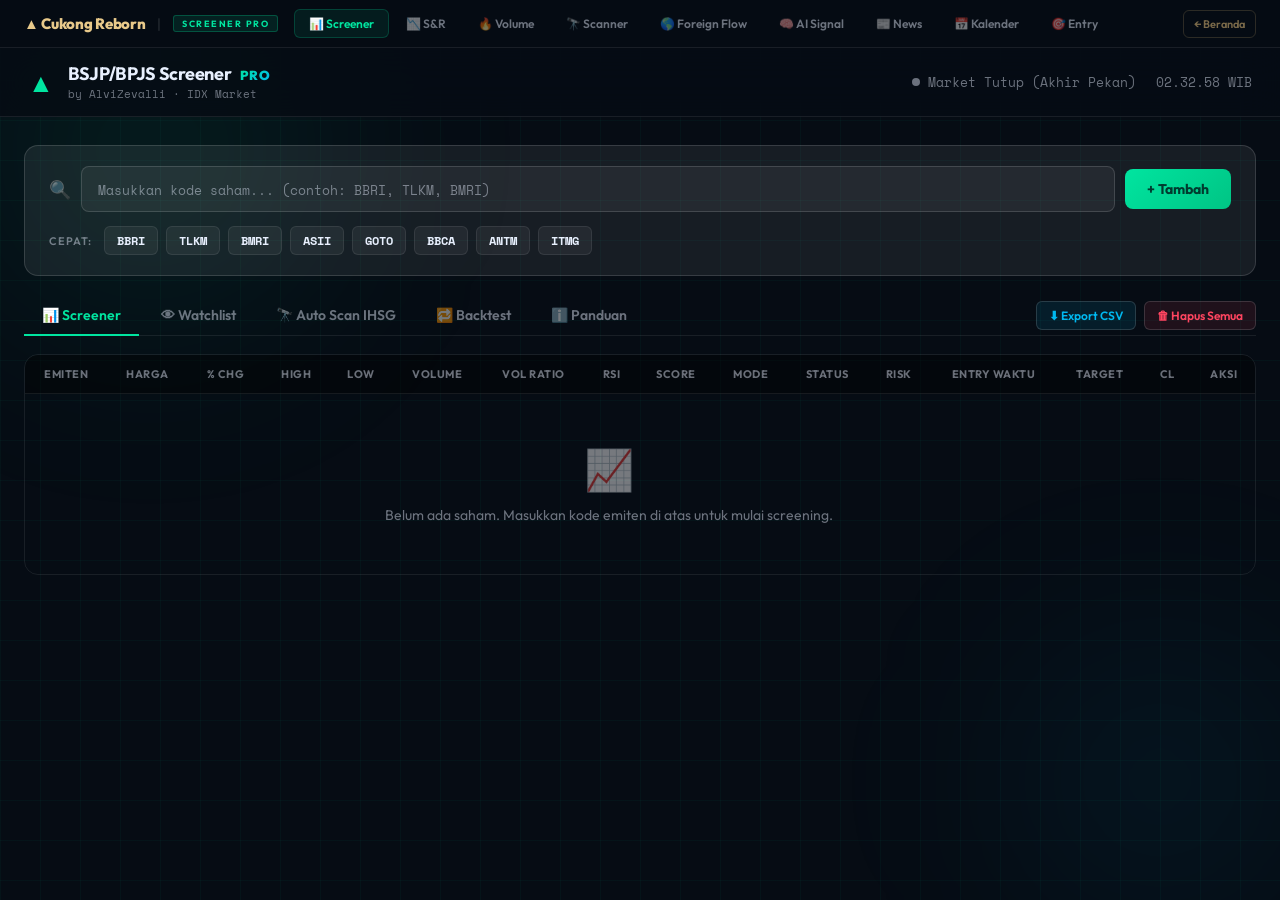
<file: WebsiteStock/public/screener.html>
<!DOCTYPE html>
<html lang="id">
<head>
  <meta charset="UTF-8">
  <meta name="viewport" content="width=device-width, initial-scale=1.0">
  <title>BSJP Screener — Cukong Reborn</title>
  <link rel="preconnect" href="https://fonts.googleapis.com">
  <link href="https://fonts.googleapis.com/css2?family=DM+Serif+Display:ital@0;1&family=Space+Mono:wght@400;700&family=Outfit:wght@300;400;500;600;700;900&display=swap" rel="stylesheet">
  <script src="https://s3.tradingview.com/tv.js"></script>
  <link rel="stylesheet" href="style.css">
  <style>
    main { max-width: 1400px; margin: auto; padding: 28px 24px 60px; position: relative; z-index: 1; }
    @media (max-width: 680px) {
      /* topbar(48px) + sticky header(~50px) + gap */
      main { padding-top: calc(48px + 56px + 14px) !important; }
    }

    .analysis-panel {
      background: rgba(0,229,160,0.04);
      border: 1px solid rgba(0,229,160,0.15);
      border-radius: 16px;
      padding: 24px;
      margin-top: 28px;
      display: none;
    }
    .analysis-panel.visible { display: block; }
    .analysis-header {
      display: flex;
      align-items: center;
      justify-content: space-between;
      margin-bottom: 20px;
      flex-wrap: wrap;
      gap: 12px;
    }
    .analysis-title { font-size: 20px; font-weight: 700; display: flex; align-items: center; gap: 10px; }
    .analysis-title .sym-badge {
      background: var(--accent);
      color: #060c14;
      padding: 3px 10px;
      border-radius: 6px;
      font-size: 14px;
      font-weight: 900;
      letter-spacing: 1px;
    }
    .analysis-close {
      background: rgba(255,69,96,0.15);
      border: 1px solid rgba(255,69,96,0.3);
      color: var(--danger);
      border-radius: 8px;
      padding: 6px 14px;
      cursor: pointer;
      font-size: 13px;
    }
    .analysis-close:hover { background: rgba(255,69,96,0.25); }
    .analysis-grid {
      display: grid;
      grid-template-columns: repeat(auto-fit, minmax(180px, 1fr));
      gap: 12px;
      margin-bottom: 18px;
    }
    .a-metric {
      background: rgba(255,255,255,0.04);
      border: 1px solid rgba(255,255,255,0.08);
      border-radius: 12px;
      padding: 14px 16px;
    }
    .a-metric-label { font-size: 11px; color: var(--muted); text-transform: uppercase; letter-spacing: 0.5px; margin-bottom: 6px; }
    .a-metric-value { font-size: 18px; font-weight: 700; font-family: var(--font-mono); }
    .a-metric-sub { font-size: 11px; color: var(--muted); margin-top: 4px; }
    .val-green { color: var(--accent); }
    .val-red { color: var(--danger); }
    .val-yellow { color: var(--warn); }
    .val-blue { color: var(--accent2); }

    .score-gauge-wrap {
      display: flex;
      align-items: center;
      gap: 20px;
      background: rgba(255,255,255,0.03);
      border: 1px solid rgba(255,255,255,0.08);
      border-radius: 12px;
      padding: 16px 20px;
      margin-bottom: 16px;
    }
    .score-gauge-num { font-size: 48px; font-weight: 900; font-family: var(--font-mono); line-height: 1; }
    .score-gauge-info { flex: 1; }
    .score-gauge-label { font-size: 12px; color: var(--muted); margin-bottom: 6px; }
    .score-gauge-bar { height: 8px; background: rgba(255,255,255,0.08); border-radius: 999px; overflow: hidden; }
    .score-gauge-fill { height: 100%; border-radius: 999px; transition: width 0.8s ease; }
    .score-segments { display: flex; gap: 6px; margin-top: 8px; font-size: 11px; }
    .seg { padding: 2px 8px; border-radius: 999px; }
    .seg.skip { background: rgba(255,69,96,0.15); color: var(--danger); }
    .seg.valid { background: rgba(245,197,24,0.15); color: var(--warn); }
    .seg.strong { background: rgba(0,229,160,0.15); color: var(--accent); }
    .seg.active { font-weight: 700; ring: 1px solid currentColor; }

    .bsjp-criteria {
      background: rgba(0,184,240,0.05);
      border: 1px solid rgba(0,184,240,0.2);
      border-radius: 12px;
      padding: 16px 20px;
      margin-bottom: 16px;
    }
    .bsjp-title { font-size: 13px; font-weight: 700; color: var(--accent2); margin-bottom: 12px; text-transform: uppercase; letter-spacing: 0.5px; }
    .bsjp-row { display: flex; align-items: center; justify-content: space-between; padding: 7px 0; border-bottom: 1px solid rgba(255,255,255,0.05); font-size: 13px; }
    .bsjp-row:last-child { border-bottom: none; }

    .levels-row {
      display: grid;
      grid-template-columns: repeat(3, 1fr);
      gap: 10px;
      margin-bottom: 16px;
    }
    .level-card {
      background: rgba(255,255,255,0.03);
      border: 1px solid rgba(255,255,255,0.08);
      border-radius: 10px;
      padding: 12px 14px;
      text-align: center;
    }
    .level-label { font-size: 11px; color: var(--muted); margin-bottom: 5px; text-transform: uppercase; }
    .level-price { font-size: 16px; font-weight: 700; font-family: var(--font-mono); }
    .level-pct { font-size: 11px; margin-top: 4px; }

    .signal-box {
      background: rgba(255,255,255,0.03);
      border: 1px solid rgba(255,255,255,0.1);
      border-radius: 12px;
      padding: 16px 20px;
      margin-bottom: 16px;
    }
    .signal-title { font-size: 13px; font-weight: 600; color: var(--muted); margin-bottom: 12px; text-transform: uppercase; letter-spacing: 0.5px; }
    .signal-items { display: flex; flex-wrap: wrap; gap: 8px; }
    .signal-item {
      display: flex;
      align-items: center;
      gap: 8px;
      background: rgba(255,255,255,0.04);
      border-radius: 8px;
      padding: 7px 12px;
      font-size: 13px;
    }
    .signal-item.s-ok { border-left: 3px solid var(--accent); }
    .signal-item.s-bad { border-left: 3px solid var(--danger); }

    .rec-box {
      padding: 16px 20px;
      border-radius: 12px;
      margin-bottom: 4px;
      font-size: 14px;
      line-height: 1.6;
    }
    .rec-box.rec-buy { background: rgba(0,229,160,0.08); border: 1px solid rgba(0,229,160,0.3); }
    .rec-box.rec-wait { background: rgba(245,197,24,0.08); border: 1px solid rgba(245,197,24,0.3); }
    .rec-box.rec-avoid { background: rgba(255,69,96,0.08); border: 1px solid rgba(255,69,96,0.3); }
    .rec-title { font-size: 15px; font-weight: 700; margin-bottom: 6px; }
    .rec-buy .rec-title { color: var(--accent); }
    .rec-wait .rec-title { color: var(--warn); }
    .rec-avoid .rec-title { color: var(--danger); }

    .btn-analyze {
      background: rgba(0,184,240,0.15);
      border: 1px solid rgba(0,184,240,0.3);
      color: var(--accent2);
      border-radius: 6px;
      padding: 4px 8px;
      cursor: pointer;
      font-size: 11px;
      font-family: var(--font-mono);
    }
    .btn-analyze:hover { background: rgba(0,184,240,0.25); }


    /* ══ AUTO SCANNER ══════════════════════════════════════════════════════ */
    .scanner-hero {
      background: linear-gradient(135deg, rgba(0,184,240,0.06) 0%, rgba(167,139,250,0.06) 100%);
      border: 1px solid rgba(0,184,240,0.2);
      border-radius: 16px;
      padding: 24px 28px;
      margin-bottom: 24px;
    }
    .scanner-hero-title {
      font-size: 20px; font-weight: 800; margin-bottom: 6px;
      display: flex; align-items: center; gap: 10px;
    }
    .scanner-hero-sub { font-size: 13px; color: var(--muted); margin-bottom: 20px; }

    .scanner-mode-row {
      display: flex; align-items: center; gap: 10px; flex-wrap: wrap; margin-bottom: 16px;
    }
    .mode-label { font-size: 12px; font-weight: 700; color: var(--muted); letter-spacing: 0.5px; text-transform: uppercase; }
    .mode-btn {
      padding: 8px 18px; border-radius: 8px; border: 1px solid rgba(255,255,255,0.12);
      background: rgba(255,255,255,0.04); color: var(--muted);
      font-size: 13px; font-weight: 700; cursor: pointer; transition: all .15s;
      font-family: var(--font);
    }
    .mode-btn:hover { background: rgba(255,255,255,0.08); color: var(--text); }
    .mode-btn.active-bsjp { background: rgba(0,229,160,0.12); border-color: rgba(0,229,160,0.4); color: var(--accent); }
    .mode-btn.active-bpjs { background: rgba(167,139,250,0.12); border-color: rgba(167,139,250,0.4); color: #a78bfa; }

    .universe-row {
      display: flex; align-items: center; gap: 10px; flex-wrap: wrap; margin-bottom: 20px;
    }
    .uni-btn {
      padding: 6px 14px; border-radius: 20px; font-size: 12px; font-weight: 600; cursor: pointer;
      border: 1px solid rgba(255,255,255,0.1); background: transparent; color: var(--muted);
      transition: all .15s; font-family: var(--font);
    }
    .uni-btn:hover { color: var(--text); border-color: rgba(255,255,255,0.2); }
    .uni-btn.uni-active { background: rgba(0,184,240,0.1); border-color: rgba(0,184,240,0.35); color: var(--accent2); }

    .scan-progress-wrap {
      display: none; align-items: center; gap: 14px;
      background: rgba(255,255,255,0.03); border: 1px solid rgba(255,255,255,0.08);
      border-radius: 10px; padding: 14px 18px; margin-bottom: 16px;
    }
    .scan-progress-wrap.visible { display: flex; }
    .scan-progress-bar { flex: 1; height: 6px; background: rgba(255,255,255,0.08); border-radius: 999px; overflow: hidden; }
    .scan-progress-fill { height: 100%; border-radius: 999px; background: linear-gradient(90deg, var(--accent2), var(--accent)); transition: width .4s ease; }
    .scan-progress-text { font-size: 12px; color: var(--muted); font-family: var(--font-mono); white-space: nowrap; }
    .btn-scan-start {
      display: inline-flex; align-items: center; gap: 8px;
      background: linear-gradient(135deg, rgba(0,184,240,0.2), rgba(167,139,250,0.2));
      border: 1px solid rgba(0,184,240,0.4); color: var(--accent2);
      padding: 10px 22px; border-radius: 10px; font-size: 14px; font-weight: 700;
      cursor: pointer; transition: all .2s; font-family: var(--font);
    }
    .btn-scan-start:hover { background: linear-gradient(135deg, rgba(0,184,240,0.3), rgba(167,139,250,0.3)); }
    .btn-scan-start:disabled { opacity: 0.5; cursor: not-allowed; }
    .btn-scan-stop {
      display: none; align-items: center; gap: 8px;
      background: rgba(255,69,96,0.12); border: 1px solid rgba(255,69,96,0.3); color: var(--danger);
      padding: 10px 18px; border-radius: 10px; font-size: 13px; font-weight: 700;
      cursor: pointer; font-family: var(--font);
    }
    .btn-scan-stop.visible { display: inline-flex; }

    /* Result cards */
    .scan-results-header {
      display: flex; align-items: center; justify-content: space-between;
      flex-wrap: wrap; gap: 10px; margin-bottom: 16px;
    }
    .scan-results-title { font-size: 15px; font-weight: 700; display: flex; align-items: center; gap: 8px; }
    .scan-count-badge {
      font-size: 11px; font-weight: 700; padding: 3px 10px; border-radius: 999px;
      background: rgba(0,229,160,0.12); color: var(--accent); font-family: var(--font-mono);
    }
    .scan-filter-row { display: flex; gap: 8px; flex-wrap: wrap; }
    .scan-filter-btn {
      padding: 5px 12px; border-radius: 20px; font-size: 12px; font-weight: 600;
      border: 1px solid rgba(255,255,255,0.1); background: transparent; color: var(--muted);
      cursor: pointer; transition: all .15s; font-family: var(--font);
    }
    .scan-filter-btn:hover { color: var(--text); }
    .scan-filter-btn.sf-active { background: rgba(0,229,160,0.1); border-color: rgba(0,229,160,0.3); color: var(--accent); }

    .scan-cards-grid {
      display: grid; grid-template-columns: repeat(auto-fill, minmax(280px, 1fr)); gap: 12px;
    }
    .scan-card {
      background: rgba(255,255,255,0.03); border: 1px solid rgba(255,255,255,0.08);
      border-radius: 14px; padding: 16px 18px; transition: all .2s; cursor: pointer;
      position: relative; overflow: hidden;
    }
    .scan-card:hover { background: rgba(255,255,255,0.06); border-color: rgba(255,255,255,0.14); transform: translateY(-1px); }
    .scan-card.card-bsjp { border-left: 3px solid var(--accent); }
    .scan-card.card-bpjs { border-left: 3px solid #a78bfa; }
    .scan-card.card-wait { border-left: 3px solid var(--warn); }
    .scan-card.card-skip { border-left: 3px solid rgba(255,255,255,0.15); }

    .scan-card-top { display: flex; align-items: center; justify-content: space-between; margin-bottom: 10px; }
    .scan-card-sym { font-size: 18px; font-weight: 800; letter-spacing: 0.5px; }
    .scan-card-rec {
      font-size: 11px; font-weight: 800; padding: 3px 10px; border-radius: 6px;
      letter-spacing: 0.5px; text-transform: uppercase;
    }
    .rec-bsjp { background: rgba(0,229,160,0.15); color: var(--accent); border: 1px solid rgba(0,229,160,0.3); }
    .rec-bpjs { background: rgba(167,139,250,0.15); color: #a78bfa; border: 1px solid rgba(167,139,250,0.3); }
    .rec-wait { background: rgba(245,197,24,0.12); color: var(--warn); border: 1px solid rgba(245,197,24,0.25); }
    .rec-skip { background: rgba(255,255,255,0.05); color: var(--muted); border: 1px solid rgba(255,255,255,0.1); }

    .scan-card-price { font-size: 15px; font-weight: 700; font-family: var(--font-mono); margin-bottom: 8px; }
    .scan-card-metrics { display: flex; flex-wrap: wrap; gap: 6px; margin-bottom: 10px; }
    .scan-metric-chip {
      font-size: 11px; padding: 3px 8px; border-radius: 6px;
      background: rgba(255,255,255,0.05); color: var(--muted); font-family: var(--font-mono);
    }
    .scan-metric-chip.chip-green { background: rgba(0,229,160,0.1); color: var(--accent); }
    .scan-metric-chip.chip-purple { background: rgba(167,139,250,0.1); color: #a78bfa; }
    .scan-metric-chip.chip-warn { background: rgba(245,197,24,0.1); color: var(--warn); }
    .scan-metric-chip.chip-red { background: rgba(255,69,96,0.1); color: var(--danger); }

    .scan-card-reason { font-size: 12px; color: var(--muted); line-height: 1.5; border-top: 1px solid rgba(255,255,255,0.06); padding-top: 8px; }
    .scan-card-actions { display: flex; gap: 6px; margin-top: 10px; }
    .btn-add-to-screen {
      flex: 1; padding: 7px; border-radius: 8px; font-size: 12px; font-weight: 700;
      background: rgba(0,184,240,0.1); border: 1px solid rgba(0,184,240,0.25); color: var(--accent2);
      cursor: pointer; transition: all .15s; font-family: var(--font);
    }
    .btn-add-to-screen:hover { background: rgba(0,184,240,0.2); }

    /* Pill explanation */
    .menu-pills {
      display: flex; flex-wrap: wrap; gap: 10px; margin-top: 16px;
    }
    .menu-pill {
      display: flex; align-items: center; gap: 8px;
      background: rgba(255,255,255,0.04); border: 1px solid rgba(255,255,255,0.1);
      border-radius: 10px; padding: 10px 14px;
    }
    .pill-badge {
      font-size: 12px; font-weight: 800; padding: 2px 8px; border-radius: 6px;
      letter-spacing: 0.5px; white-space: nowrap;
    }
    .pill-desc { font-size: 12px; color: var(--muted); line-height: 1.4; }

    /* Empty/Loading scan state */
    .scan-empty {
      text-align: center; padding: 60px 20px; color: var(--muted);
    }
    .scan-empty-icon { font-size: 48px; margin-bottom: 12px; }
    .scan-empty-text { font-size: 14px; }
    .scan-spinner { display: inline-block; width: 14px; height: 14px; border: 2px solid rgba(0,184,240,0.3); border-top-color: var(--accent2); border-radius: 50%; animation: spin 0.8s linear infinite; vertical-align: middle; margin-right: 6px; }
    @keyframes spin { to { transform: rotate(360deg); } }

    @media (max-width: 600px) {
      .scan-cards-grid { grid-template-columns: 1fr 1fr; gap: 8px; }
      .scan-card { padding: 12px 14px; }
      .scanner-hero { padding: 16px; }
    }
    @media (max-width: 380px) {
      .scan-cards-grid { grid-template-columns: 1fr; }
    }

    /* ---- Mobile overrides (screener) ---- */
    @media (max-width: 768px) {
      .analysis-grid { grid-template-columns: repeat(2, 1fr) !important; gap: 10px !important; }
      .levels-row { grid-template-columns: repeat(3, 1fr) !important; gap: 8px !important; }
      .bsjp-row { font-size: 12px; }
      .signal-items { gap: 6px; }
    }
    @media (max-width: 600px) {
      .analysis-grid { grid-template-columns: 1fr 1fr !important; }
      .score-gauge-wrap { flex-direction: column; align-items: flex-start; gap: 8px; }
      .score-gauge-num { font-size: 36px; }
    }
    @media (max-width: 380px) {
      .analysis-grid { grid-template-columns: 1fr 1fr !important; }
      .levels-row { grid-template-columns: 1fr 1fr 1fr !important; }
    }
  </style>
</head>
<body>

  <div class="topbar" id="topbar">
    <div class="topbar-left">
      <a href="index.html" class="topbar-logo">&#9650; Cukong Reborn</a>
      <span class="topbar-sep">|</span>
      <span class="topbar-badge">SCREENER PRO</span>
    </div>
    <nav class="topbar-nav">
      <a href="screener.html" class="active">&#128202; Screener</a>
      <a href="sr.html">&#128201; S&amp;R</a>
      <a href="volume.html">&#128293; Volume</a>
      <a href="scanner.html">&#128301; Scanner</a>
      <a href="foreign.html">&#127758; Foreign Flow</a>
      <a href="ai-signal.html">&#129504; AI Signal</a>
      <a href="news.html">&#128240; News</a>
      <a href="kalender.html">&#128197; Kalender</a>
      <a href="entry.html">&#127919; Entry</a>
    </nav>
    <a href="index.html" class="topbar-home">&larr; Beranda</a>
    <button class="burger-btn" id="burgerBtn" onclick="toggleMobileNav()" aria-label="Menu">
      <span></span><span></span><span></span>
    </button>
  </div>
  <nav class="mobile-nav-overlay" id="mobileNav">
    <a href="screener.html" class="active">&#128202; Screener</a>
    <a href="sr.html">&#128201; S&R</a>
    <a href="volume.html">&#128293; Volume</a>
    <a href="scanner.html">&#128301; Scanner</a>
    <a href="foreign.html">&#127758; Foreign Flow</a>
    <a href="ai-signal.html">&#129504; AI Signal</a>
    <a href="news.html">&#128240; News</a>
    <a href="kalender.html">&#128197; Kalender</a>
    <a href="entry.html">&#127919; Entry</a>
    <a href="index.html">&#8592; Beranda</a>
  </nav>
  <div class="bg-grid"></div>
  <div class="bg-glow glow-1"></div>
  <div class="bg-glow glow-2"></div>

  <header>
    <div class="header-inner">
      <div class="logo">
        <span class="logo-icon">&#9650;</span>
        <div>
          <div class="logo-title">BSJP/BPJS Screener <span class="logo-pro">PRO</span></div>
          <div class="logo-sub">by AlviZevalli &middot; IDX Market</div>
        </div>
      </div>
      <div class="header-right">
        <div class="market-status" id="marketStatus">
          <span class="dot"></span> Market Loading...
        </div>
        <div class="clock" id="clock"></div>
      </div>
    </div>
  </header>

  <main>
    <section class="search-panel">
      <div class="search-bar">
        <span class="search-icon">&#128269;</span>
        <input id="sym" placeholder="Masukkan kode saham... (contoh: BBRI, TLKM, BMRI)" autocomplete="off" spellcheck="false">
        <button class="btn-add" onclick="addStock()"><span>+ Tambah</span></button>
      </div>
      <div class="quick-picks">
        <span class="qp-label">Cepat:</span>
        <button onclick="quickAdd('BBRI')">BBRI</button>
        <button onclick="quickAdd('TLKM')">TLKM</button>
        <button onclick="quickAdd('BMRI')">BMRI</button>
        <button onclick="quickAdd('ASII')">ASII</button>
        <button onclick="quickAdd('GOTO')">GOTO</button>
        <button onclick="quickAdd('BBCA')">BBCA</button>
        <button onclick="quickAdd('ANTM')">ANTM</button>
        <button onclick="quickAdd('ITMG')">ITMG</button>
      </div>
    </section>

    <div class="tabs">
      <button class="tab active" onclick="switchTab('screener', this)">&#128202; Screener</button>
      <button class="tab" onclick="switchTab('watchlist', this)">&#128065; Watchlist</button>
      <button class="tab" onclick="switchTab('autoscan', this)">&#128301; Auto Scan IHSG</button>
      <button class="tab" onclick="switchTab('backtest', this)">&#128257; Backtest</button>
      <button class="tab" onclick="switchTab('info', this)">&#8505;&#65039; Panduan</button>
      <div class="tab-actions">
        <button class="btn-export" onclick="exportCSV()">&#11015; Export CSV</button>
        <button class="btn-clear" onclick="clearAll()">&#128465; Hapus Semua</button>
      </div>
    </div>

    <div id="tab-screener" class="tab-content active">
      <div class="summary-cards" id="summaryCards" style="display:none">
        <div class="s-card"><div class="s-card-val" id="totalCount">0</div><div class="s-card-label">Total Saham</div></div>
        <div class="s-card strong-card"><div class="s-card-val" id="strongCount">0</div><div class="s-card-label">STRONG 💎</div></div>
        <div class="s-card valid-card"><div class="s-card-val" id="validCount">0</div><div class="s-card-label">VALID &#9989;</div></div>
        <div class="s-card skip-card"><div class="s-card-val" id="skipCount">0</div><div class="s-card-label">SKIP &#9940;</div></div>
      </div>

      <div class="filter-bar" id="filterBar" style="display:none">
        <span class="filter-label">Filter:</span>
        <button class="filter-btn active" onclick="filterTable('ALL', this)">Semua</button>
        <button class="filter-btn" onclick="filterTable('STRONG', this)">STRONG</button>
        <button class="filter-btn" onclick="filterTable('VALID', this)">VALID</button>
        <button class="filter-btn" onclick="filterTable('SKIP', this)">SKIP</button>
        <span class="filter-label" style="margin-left:16px">Urutkan:</span>
        <select id="sortSelect" onchange="sortTable()">
          <option value="none">Default</option>
          <option value="score-desc">Score &darr;</option>
          <option value="score-asc">Score &uarr;</option>
          <option value="price-desc">Harga &darr;</option>
          <option value="price-asc">Harga &uarr;</option>
        </select>
      </div>

      <div class="table-wrap">
        <table id="screenerTable">
          <thead>
            <tr>
              <th>Emiten</th><th>Harga</th><th>% Chg</th><th>High</th><th>Low</th>
              <th>Volume</th><th>Vol Ratio</th><th>RSI</th>
              <th>Score</th><th>Mode</th><th>Status</th><th>Risk</th>
              <th>Entry Waktu</th><th>Target</th><th>CL</th><th>Aksi</th>
            </tr>
          </thead>
          <tbody id="tableBody">
            <tr class="empty-row">
              <td colspan="15">
                <div class="empty-state">
                  <div class="empty-icon">&#128200;</div>
                  <div>Belum ada saham. Masukkan kode emiten di atas untuk mulai screening.</div>
                </div>
              </td>
            </tr>
          </tbody>
        </table>
      </div>

      <!-- Deep Analysis Panel -->
      <div class="analysis-panel" id="analysisPanel">
        <div class="analysis-header">
          <div class="analysis-title">
            &#128302; Analisa Mendalam &mdash; <span class="sym-badge" id="analysisSym">-</span>
          </div>
          <button class="analysis-close" onclick="closeAnalysis()">&#10005; Tutup</button>
        </div>

        <div class="score-gauge-wrap">
          <div class="score-gauge-num" id="gaugeNum">0</div>
          <div class="score-gauge-info">
            <div class="score-gauge-label" id="score-gauge-label-text">Score &mdash; Max 150 poin</div>
            <div class="score-gauge-bar">
              <div class="score-gauge-fill" id="gaugeFill" style="width:0%"></div>
            </div>
            <div class="score-entry-info" id="score-entry-window" style="font-size:11px;color:var(--muted);margin-top:6px;margin-bottom:4px"></div>
            <div class="score-segments">
              <span class="seg skip" id="segSkip">SKIP &lt;80</span>
              <span class="seg valid" id="segValid">VALID 80-99</span>
              <span class="seg strong" id="segStrong">STRONG &ge;100</span>
            </div>
          </div>
        </div>

        <div class="analysis-grid" id="metricsGrid"></div>

        <div class="bsjp-criteria">
          <div class="bsjp-title" id="criteriaTitle">&#128203; Cek Kriteria</div>
          <div id="bsjpChecks"></div>
        </div>

        <div class="levels-row" id="levelsRow"></div>

        <div class="signal-box">
          <div class="signal-title">&#129522; Sinyal Teknikal</div>
          <div class="signal-items" id="signalItems"></div>
        </div>

        <div id="recBox"></div>
      </div>
    </div>

    <div id="tab-watchlist" class="tab-content">
      <div class="wl-header">
        <h3>Watchlist Saya</h3>
        <span class="wl-count" id="wlCount">0 saham</span>
      </div>
      <div id="watchlistGrid" class="wl-grid">
        <div class="wl-empty">Belum ada saham di watchlist. Klik &#11088; di tabel screener untuk menambahkan.</div>
      </div>
    </div>

    <div id="tab-backtest" class="tab-content">
      <div class="bt-header">
        <h3>Hasil Backtest</h3>
        <p class="bt-desc">Sistem menguji sinyal beli pada data historis 120 hari. Sinyal berhasil jika harga naik &gt;2% di hari berikutnya.</p>
      </div>
      <div id="backtestResults" class="bt-grid">
        <div class="bt-empty">Tambahkan saham di Screener untuk melihat hasil backtest.</div>
      </div>
    </div>

    <div id="tab-info" class="tab-content">
      <div class="info-grid">
        <div class="info-card">
          <div class="info-icon">&#128302;</div>
          <h4>Cara Penggunaan</h4>
          <p>Masukkan kode saham IDX lalu klik <strong>+ Tambah</strong>. Screener otomatis menentukan apakah saham cocok untuk strategi <strong>BSJP</strong> atau <strong>BPJS</strong>. Klik &#128302; untuk analisa mendalam.</p>
        </div>
        <div class="info-card" style="border-color:rgba(0,229,160,0.2)">
          <div class="info-icon">&#127761;</div>
          <h4>BSJP — Beli Sore Jual Pagi</h4>
          <p><strong>Waktu beli:</strong> 14:00–15:50 WIB · <strong>Waktu jual:</strong> Pagi berikutnya 09:00–10:00 WIB</p>
          <p style="margin-top:8px;font-size:12px;color:var(--muted)">Strategi overnight: beli menjelang close saat saham masih kuat, harap gap up pagi. Butuh tren naik + close mendekati high + volume aktif.</p>
          <ul style="margin-top:8px">
            <li><strong>+30</strong> Harga &gt; MA5 &amp; MA20 (tren naik)</li>
            <li><strong>+35</strong> Close ≤ 1% dari high harian</li>
            <li><strong>+25</strong> Volume &gt; 180% rata-rata</li>
            <li><strong>+25</strong> Candle bullish solid (body &gt; 0.7)</li>
            <li><strong>+20</strong> RSI zona 45–62 (ruang naik masih ada)</li>
            <li><strong>+15</strong> Naik 1.5–5% hari ini</li>
          </ul>
          <p style="margin-top:8px;font-size:11px;color:var(--danger)">❌ Gugur jika: naik &gt;7% (ARA), RSI &gt;78, close &gt;4% dari high, atau turun &gt;2%</p>
        </div>
        <div class="info-card" style="border-color:rgba(167,139,250,0.2)">
          <div class="info-icon">&#9728;&#65039;</div>
          <h4>BPJS — Beli Pagi Jual Sore</h4>
          <p><strong>Waktu beli:</strong> 09:00–10:30 WIB · <strong>Waktu jual:</strong> Sore hari ini 13:30–15:50 WIB</p>
          <p style="margin-top:8px;font-size:12px;color:var(--muted)">Strategi intraday: manfaatkan gap up + volume meledak di sesi pagi. Butuh katalis nyata — jangan hold jika momentum habis.</p>
          <ul style="margin-top:8px">
            <li><strong>+40</strong> Gap up &gt; 3% dari kemarin</li>
            <li><strong>+40</strong> Volume &gt; 250% rata-rata</li>
            <li><strong>+25</strong> Candle bullish kuat (body &gt; 0.7)</li>
            <li><strong>+25</strong> Naik &gt; 5% hari ini</li>
            <li><strong>+15</strong> Harga &gt; MA5 &amp; MA20</li>
            <li><strong>+5</strong> RSI aktif 55–72</li>
          </ul>
          <p style="margin-top:8px;font-size:11px;color:var(--danger)">❌ Gugur jika: RSI &gt;78, tidak ada gap up &amp; tidak naik, volume &lt;80%, atau gap down + turun</p>
        </div>
        <div class="info-card">
          <div class="info-icon">&#127919;</div>
          <h4>Interpretasi Status</h4>
          <ul>
            <li><span class="badge-strong">STRONG</span> BSJP ≥ 105 / BPJS ≥ 110 · Entry ideal</li>
            <li><span class="badge-valid">VALID</span> BSJP 80–104 / BPJS 85–109 · Konfirmasi dulu</li>
            <li><span class="badge-skip">SKIP</span> Di bawah threshold atau terkena disqualifikasi</li>
          </ul>
        </div>
        <div class="info-card">
          <div class="info-icon">&#9888;&#65039;</div>
          <h4>Disclaimer</h4>
          <p>Tools ini bersifat edukatif dan bukan rekomendasi investasi. Selalu riset mandiri dan konsultasikan dengan profesional keuangan sebelum mengambil keputusan.</p>
        </div>
      </div>
    </div>

    <div id="tab-autoscan" class="tab-content">
      <!-- Hero Section -->
      <div class="scanner-hero">
        <div class="scanner-hero-title">
          🔭 Auto Scanner IHSG
          <span style="font-size:12px;font-weight:600;background:rgba(0,184,240,0.12);border:1px solid rgba(0,184,240,0.3);color:var(--accent2);padding:3px 10px;border-radius:6px;">BETA</span>
        </div>
        <div class="scanner-hero-sub">Scan otomatis seluruh emiten IDX dan rekomendasikan menu trading terbaik</div>

        <!-- Penjelasan Menu -->
        <div class="menu-pills">
          <div class="menu-pill">
            <span class="pill-badge" style="background:rgba(0,229,160,0.15);color:var(--accent);border:1px solid rgba(0,229,160,0.3)">BSJP</span>
            <div class="pill-desc"><strong style="color:var(--text)">🌙 BSJP — Beli Sore, Jual Pagi</strong><br><strong>Entry:</strong> 14:00–15:50 WIB · <strong>Exit:</strong> Pagi besok 09:00–10:00 WIB<br><span style="font-size:11px">Hold overnight. Cari saham close kuat → harap gap up pagi</span></div>
          </div>
          <div class="menu-pill">
            <span class="pill-badge" style="background:rgba(167,139,250,0.15);color:#a78bfa;border:1px solid rgba(167,139,250,0.3)">BPJS</span>
            <div class="pill-desc"><strong style="color:var(--text)">☀️ BPJS — Beli Pagi, Jual Sore</strong><br><strong>Entry:</strong> 09:00–10:30 WIB · <strong>Exit:</strong> Sore ini 13:30–15:50 WIB<br><span style="font-size:11px">Intraday saja. Gap up + volume meledak → jangan overnight</span></div>
          </div>
          <div class="menu-pill">
            <span class="pill-badge" style="background:rgba(245,197,24,0.12);color:var(--warn);border:1px solid rgba(245,197,24,0.25)">WAIT</span>
            <div class="pill-desc"><strong style="color:var(--text)">⏳ WAIT — Belum Ada Sinyal</strong><br>Score belum cukup untuk BSJP atau BPJS → Pantau dan tunggu konfirmasi</div>
          </div>
        </div>
      </div>

      <!-- Mode & Universe Selector -->
      <div style="background:rgba(255,255,255,0.02);border:1px solid rgba(255,255,255,0.07);border-radius:12px;padding:16px 20px;margin-bottom:16px;">
        <div class="scanner-mode-row">
          <span class="mode-label">Tampilkan:</span>
          <button class="mode-btn active-bsjp" id="modeBsjp" onclick="setScanMode('bsjp')">🟢 BSJP Saja</button>
          <button class="mode-btn" id="modeBpjs" onclick="setScanMode('bpjs')">🟣 BPJS Saja</button>
          <button class="mode-btn" id="modeAll" onclick="setScanMode('all')">⚡ Semua Sinyal</button>
        </div>
        <div class="universe-row">
          <span class="mode-label">Universe:</span>
          <button class="uni-btn uni-active" id="uniLq45" onclick="setUniverse('lq45', this)">LQ45</button>
          <button class="uni-btn" id="uniIdx30" onclick="setUniverse('idx30', this)">IDX30</button>
          <button class="uni-btn" id="uniAll" onclick="setUniverse('all', this)">🌐 Semua IHSG (~800 emiten)</button>
        </div>
        <div style="display:flex;gap:10px;align-items:center;flex-wrap:wrap;">
          <button class="btn-scan-start" id="btnScanStart" onclick="startAutoScan()">
            🔭 Mulai Scan
          </button>
          <button class="btn-scan-stop" id="btnScanStop" onclick="stopScan()">
            ⏹ Stop
          </button>
          <span id="scanEtaText" style="font-size:12px;color:var(--muted);font-family:var(--font-mono);"></span>
        </div>
      </div>

      <!-- Progress Bar -->
      <div class="scan-progress-wrap" id="scanProgressWrap">
        <div class="scan-progress-bar"><div class="scan-progress-fill" id="scanProgressFill" style="width:0%"></div></div>
        <div class="scan-progress-text" id="scanProgressText">0 / 0</div>
      </div>

      <!-- Results -->
      <div id="scanResultsArea">
        <div class="scan-empty">
          <div class="scan-empty-icon">🔭</div>
          <div class="scan-empty-text">Pilih mode dan universe, lalu klik <strong>Mulai Scan</strong> untuk mencari peluang trading</div>
        </div>
      </div>
    </div>

    <div id="chartBox" class="chart-box">
      <div class="chart-header">
        <div class="chart-title-area">
          <span class="chart-badge">IDX</span>
          <h3 id="chartTitle">Chart</h3>
        </div>
        <div class="chart-controls">
          <button class="chart-tf active" onclick="setTF('D', this)">1D</button>
          <button class="chart-tf" onclick="setTF('W', this)">1W</button>
          <button class="chart-tf" onclick="setTF('M', this)">1M</button>
          <button class="chart-close" onclick="closeChart()">&#10005;</button>
        </div>
      </div>
      <div id="tvchart"></div>
    </div>
  </main>

  <div id="toast" class="toast"></div>
  <div id="loading" class="loading-overlay" style="display:none">
    <div class="spinner"></div>
    <div class="loading-text" id="loadingText">Mengambil data...</div>
  </div>

  <script>
  const API_BASE = (() => {
    const RAILWAY_URL = "https://stockwebsite-production.up.railway.app";
    const h = window.location.hostname;
    return (h === "localhost" || h === "127.0.0.1") ? "http://localhost:5000" : RAILWAY_URL;
  })();

  let stockData = [];
  let watchlist = JSON.parse(localStorage.getItem("bsjp_watchlist") || "[]");
  let currentSymbol = "";
  let currentTF = "D";
  let activeFilter = "ALL";

  document.addEventListener("DOMContentLoaded", () => {
    updateClock();
    setInterval(updateClock, 1000);
    renderWatchlist();
    document.getElementById("sym").addEventListener("keydown", e => {
      if (e.key === "Enter") addStock();
    });
  });

  function updateClock() {
    const now = new Date();
    const wib = new Date(now.toLocaleString("en-US", { timeZone: "Asia/Jakarta" }));
    document.getElementById("clock").textContent =
      wib.toLocaleTimeString("id-ID", { hour: "2-digit", minute: "2-digit", second: "2-digit" }) + " WIB";
    updateMarketStatus(wib);
  }

  function updateMarketStatus(wib) {
    if (!wib) return;
    const day = wib.getDay(), h = wib.getHours(), m = wib.getMinutes(), time = h * 100 + m;
    const el = document.getElementById("marketStatus");
    if (day === 0 || day === 6) el.innerHTML = '<span class="dot"></span> Market Tutup (Akhir Pekan)';
    else if (time >= 900 && time < 1600) el.innerHTML = '<span class="dot open"></span> Market Buka (09:00-16:00)';
    else el.innerHTML = '<span class="dot"></span> Market Tutup';
  }

  async function addStock() {
    const sym = document.getElementById("sym").value.trim().toUpperCase();
    if (!sym) { showToast("Masukkan kode saham terlebih dahulu!"); return; }
    if (stockData.find(d => d.symbol === sym)) { showToast(sym + " sudah ada di tabel."); return; }
    showLoading("Mengambil data " + sym + "...");
    document.getElementById("sym").value = "";
    try {
      const res = await fetch(API_BASE + "/stock/" + sym);
      if (!res.ok) throw new Error("Emiten tidak ditemukan atau API tidak tersedia");
      const d = await res.json();
      if (d.error) throw new Error(d.error);
      const { bsjpScore, bpjsScore, mode, status, cls, risk } = calcDualScore(d);
      const score = mode === 'BPJS' ? bpjsScore : bsjpScore;
      const inWatchlist = watchlist.includes(sym);
      stockData.push({ symbol: sym, data: d, score, bsjpScore, bpjsScore, mode, status, cls, risk, inWatchlist });
      updateSummary();
      renderTable();
      showToast("Berhasil! " + sym + " → " + mode + " (Score: " + score + ")");
      fetchBacktest(sym);
    } catch (err) {
      showToast("Error: " + err.message);
    } finally {
      hideLoading();
    }
  }

  function quickAdd(sym) { document.getElementById("sym").value = sym; addStock(); }

  // ── DUAL SCORING ENGINE ──────────────────────────────────────────────────
  // ═══════════════════════════════════════════════════════════════════════
  // BSJP = Beli Sore Jual Pagi  →  overnight swing, entry menjelang close
  // BPJS = Beli Pagi Jual Sore  →  intraday murni, entry open/pre-sesi 1
  //
  // PERBEDAAN FUNDAMENTAL:
  //   BSJP: cari saham yang "diam" / tertekan sore tapi BELUM dibuang
  //         → buyer masih menahan posisi → potensi gap up besok pagi
  //         → WAJIB: harga close mendekati high, RSI belum jenuh, candle positif
  //         → DILARANG: gap up hari ini sudah besar (artinya sudah terlambat)
  //         → DILARANG: change > 7% (ARA / sudah euforia, risiko jual pagi)
  //
  //   BPJS: cari saham yang SUDAH bergerak / gap up / volume meledak PAGI ini
  //         → manfaatkan momentum sesi 1, jual sebelum momentum habis sore
  //         → WAJIB: gap up positif dari kemarin, volume sangat tinggi pagi ini
  //         → WAJIB: price action kuat (candle body besar, naik signifikan)
  //         → DILARANG: RSI sudah overbought >75 (terlalu jenuh untuk BPJS)
  //         → DILARANG: harga belum naik (gap + volume tanpa kenaikan = fake)
  // ═══════════════════════════════════════════════════════════════════════

  function calcDualScore(d) {
    const price      = d.price      || 0;
    const open       = d.open       || price;
    const high       = d.high       || price;
    const low        = d.low        || price;
    const ma5        = d.ma5        || 0;
    const ma20       = d.ma20       || 0;
    const rsi        = d.rsi        || 50;
    const gap        = d.gap        || 0;   // (close - open) / open * 100
    const bodyRatio  = d.body_ratio || 0;
    const chgPct     = d.change_pct || 0;   // vs previous close
    const volRatio   = d.avg_volume > 0 ? (d.volume / d.avg_volume) * 100 : 0;

    // Derived indicators
    const aboveMA5   = ma5  > 0 && price > ma5;
    const aboveMA20  = ma20 > 0 && price > ma20;
    const aboveBoth  = aboveMA5 && aboveMA20;
    // Jarak harga dari high harian (%) — kecil = close mendekati high
    const distFromHigh = high > 0 ? ((high - price) / high) * 100 : 99;
    // Jarak harga dari low harian (%) — besar = harga jauh dari low = kuat
    const distFromLow  = low  > 0 ? ((price - low)  / price) * 100 : 0;
    // Gap hari ini dari open ke close (intraday body direction)
    const intradayChg  = open > 0  ? ((price - open)  / open)  * 100 : 0;

    // ─────────────────────────────────────────────────────────────────────
    // BSJP SCORE  (max 150 — bobot lebih ketat overnight)
    // Logika: saham ini layak di-hold semalam → diharapkan gap up pagi
    // ─────────────────────────────────────────────────────────────────────
    let bsjpScore = 0;
    let bsjpDisqualified = false;

    // ❌ DISQUALIFIKASI BSJP — kondisi yang membuat overnight BERBAHAYA
    if (chgPct > 7.0)          bsjpDisqualified = true; // sudah ARA / euforia
    if (rsi > 78)              bsjpDisqualified = true; // overbought ekstrem, risiko jual pagi
    if (distFromHigh > 4.0)    bsjpDisqualified = true; // close lemah, jauh dari high
    if (chgPct < -2.0)         bsjpDisqualified = true; // hari ini sudah turun = tren bearish

    if (!bsjpDisqualified) {
      // ✅ Tren naik — harga di atas MA5 → landasan kuat untuk overnight
      if (aboveBoth)           bsjpScore += 30;
      else if (aboveMA5)       bsjpScore += 18;

      // ✅ Close mendekati high harian — buyer belum mau lepas posisi sore ini
      // Range ideal: 0–2.5% dari high (bukan ARA, tapi kuat)
      if (distFromHigh <= 1.0)                    bsjpScore += 35; // sangat dekat high
      else if (distFromHigh <= 2.5)               bsjpScore += 22; // dekat high
      else if (distFromHigh <= 4.0)               bsjpScore += 8;  // masih oke

      // ✅ Volume moderat-tinggi — ada akumulasi, bukan sepi
      // BSJP tidak butuh volume ekstrem, cukup di atas rata-rata
      if (volRatio > 180)      bsjpScore += 25;
      else if (volRatio > 130) bsjpScore += 18;
      else if (volRatio > 100) bsjpScore += 10;
      else if (volRatio > 70)  bsjpScore += 4;

      // ✅ Candle positif dan solid — body naik (close > open hari ini)
      if (intradayChg > 0 && bodyRatio > 0.7)     bsjpScore += 25; // candle bullish solid
      else if (intradayChg > 0 && bodyRatio > 0.5) bsjpScore += 16;
      else if (intradayChg > 0 && bodyRatio > 0.3) bsjpScore += 8;

      // ✅ RSI zona sehat untuk overnight — ruang naik masih ada
      // Terlalu rendah = downtrend, terlalu tinggi = overbought
      if (rsi >= 45 && rsi <= 62)      bsjpScore += 20; // zona ideal BSJP
      else if (rsi > 62 && rsi <= 72)  bsjpScore += 10; // masih ok tapi waspada
      else if (rsi >= 35 && rsi < 45)  bsjpScore += 6;  // agak lemah

      // ✅ Kenaikan harian moderat — sudah naik tapi belum kehabisan bensin
      // BSJP ideal: naik 0.5–5% hari ini (bukan flat, bukan sudah euforia)
      if (chgPct >= 1.5 && chgPct <= 5.0)  bsjpScore += 15;
      else if (chgPct >= 0.5 && chgPct < 1.5) bsjpScore += 9;
      else if (chgPct > 0   && chgPct < 0.5)  bsjpScore += 3;
    }

    // ─────────────────────────────────────────────────────────────────────
    // BPJS SCORE  (max 150 — intraday, butuh momentum nyata pagi ini)
    // Logika: saham sudah bergerak pagi ini → manfaatkan momentum, jual sore
    // ─────────────────────────────────────────────────────────────────────
    let bpjsScore = 0;
    let bpjsDisqualified = false;

    // ❌ DISQUALIFIKASI BPJS — kondisi yang membuat intraday BERBAHAYA
    if (rsi > 78)              bpjsDisqualified = true; // overbought, momentum habis
    if (gap <= 0 && chgPct <= 0) bpjsDisqualified = true; // tidak ada momentum sama sekali
    if (volRatio < 80)         bpjsDisqualified = true; // volume sepi = tidak ada driver
    if (chgPct < 0 && gap < 0) bpjsDisqualified = true; // gap down + turun = distribusi

    if (!bpjsDisqualified) {
      // ✅ Gap up dari kemarin — ini adalah SYARAT UTAMA BPJS
      // Gap up = ada katalis semalam (berita, foreign buy, dll)
      if (gap > 3.0)           bpjsScore += 40; // gap up besar = momentum kuat
      else if (gap > 1.5)      bpjsScore += 30;
      else if (gap > 0.5)      bpjsScore += 18;
      else if (gap > 0)        bpjsScore += 8;
      // Gap flat (0) tapi naik karena intraday = masih bisa tapi lebih lemah
      else if (gap === 0 && chgPct > 1.5) bpjsScore += 5;

      // ✅ Volume meledak — BPJS WAJIB ada volume tinggi, konfirmasi buyer
      if (volRatio > 250)      bpjsScore += 40; // volume sangat ekstrem
      else if (volRatio > 180) bpjsScore += 30;
      else if (volRatio > 130) bpjsScore += 18;
      else if (volRatio > 100) bpjsScore += 8;

      // ✅ Kenaikan signifikan hari ini — momentum intraday harus terasa
      if (chgPct > 5.0)        bpjsScore += 25; // naik kencang, momentum kuat
      else if (chgPct > 3.0)   bpjsScore += 18;
      else if (chgPct > 1.5)   bpjsScore += 10;
      else if (chgPct > 0.5)   bpjsScore += 4;

      // ✅ Candle body besar ke atas — harga benar-benar bergerak, bukan spike
      if (intradayChg > 0 && bodyRatio > 0.7)     bpjsScore += 25;
      else if (intradayChg > 0 && bodyRatio > 0.5) bpjsScore += 15;
      else if (intradayChg > 0 && bodyRatio > 0.3) bpjsScore += 7;

      // ✅ Harga di atas MA — tren mendukung, bukan kontra-tren
      if (aboveBoth)           bpjsScore += 15;
      else if (aboveMA5)       bpjsScore += 8;

      // ✅ RSI aktif tapi belum jenuh — masih ada ruang gerak intraday
      if (rsi > 55 && rsi <= 72)      bpjsScore += 5;
      else if (rsi > 45 && rsi <= 55) bpjsScore += 2;
    }

    // ─────────────────────────────────────────────────────────────────────
    // PENENTUAN MODE DOMINAN
    // ─────────────────────────────────────────────────────────────────────
    // Threshold berbeda: BPJS butuh lebih tinggi karena intraday lebih riskan
    const BSJP_STRONG = 105, BSJP_VALID = 80;
    const BPJS_STRONG = 110, BPJS_VALID = 85;

    let mode, status, cls, risk;

    const bsjpOk = !bsjpDisqualified && bsjpScore >= BSJP_VALID;
    const bpjsOk = !bpjsDisqualified && bpjsScore >= BPJS_VALID;

    if (bsjpOk && bpjsOk) {
      // Kedua sinyal valid → pilih yang skornya lebih dominan
      if (bsjpScore >= bpjsScore) {
        mode = "BSJP";
        status = bsjpScore >= BSJP_STRONG ? "STRONG" : "VALID";
        cls    = bsjpScore >= BSJP_STRONG ? "strong" : "valid";
        risk   = bsjpScore >= BSJP_STRONG ? "LOW"    : "MEDIUM";
      } else {
        mode = "BPJS";
        status = bpjsScore >= BPJS_STRONG ? "STRONG" : "VALID";
        cls    = bpjsScore >= BPJS_STRONG ? "strong" : "valid";
        risk   = bpjsScore >= BPJS_STRONG ? "LOW"    : "MEDIUM";
      }
    } else if (bsjpOk) {
      mode   = "BSJP";
      status = bsjpScore >= BSJP_STRONG ? "STRONG" : "VALID";
      cls    = bsjpScore >= BSJP_STRONG ? "strong" : "valid";
      risk   = bsjpScore >= BSJP_STRONG ? "LOW"    : "MEDIUM";
    } else if (bpjsOk) {
      mode   = "BPJS";
      status = bpjsScore >= BPJS_STRONG ? "STRONG" : "VALID";
      cls    = bpjsScore >= BPJS_STRONG ? "strong" : "valid";
      risk   = bpjsScore >= BPJS_STRONG ? "LOW"    : "MEDIUM";
    } else {
      mode   = bsjpScore >= bpjsScore ? "BSJP?" : "BPJS?";
      status = "SKIP"; cls = "skip"; risk = "HIGH";
    }

    return { bsjpScore, bpjsScore, mode, status, cls, risk,
             bsjpDisq: bsjpDisqualified, bpjsDisq: bpjsDisqualified };
  }

  // Legacy shim agar backtest tidak error
  function calcScore(d) { return calcDualScore(d).bsjpScore; }
  function getStatus(score) {
    if (score >= 100) return { status: "STRONG", cls: "strong", risk: "LOW" };
    if (score >= 80)  return { status: "VALID",  cls: "valid",  risk: "MEDIUM" };
    return                  { status: "SKIP",   cls: "skip",   risk: "HIGH" };
  }

  function renderTable() {
    const tbody = document.getElementById("tableBody");
    const filtered = activeFilter === "ALL" ? stockData : stockData.filter(e => e.status === activeFilter);
    const sorted = sortData([...filtered]);
    if (sorted.length === 0) {
      tbody.innerHTML = '<tr class="empty-row"><td colspan="16"><div class="empty-state"><div class="empty-icon">&#128202;</div><div>Tidak ada saham yang sesuai filter.</div></div></td></tr>';
      return;
    }
    tbody.innerHTML = sorted.map(e => {
      const d = e.data;
      const mode      = e.mode || "BSJP";
      const isBSJP    = mode.startsWith("BSJP");
      const isBPJS    = mode.startsWith("BPJS");
      const tpPct     = isBSJP ? 1.03 : 1.025;
      const clPct     = isBSJP ? 0.975 : 0.98;
      const tp        = (d.price * tpPct).toFixed(0);
      const cl        = (d.price * clPct).toFixed(0);
      const volRatio  = (d.volume / d.avg_volume * 100).toFixed(0);
      const volClass  = volRatio > 150 ? "vol-hot" : volRatio > 100 ? "vol-warm" : "vol-cold";
      const riskClass = e.risk === "LOW" ? "risk-low" : e.risk === "MEDIUM" ? "risk-med" : "risk-high";
      const dispScore = isBSJP ? (e.bsjpScore || e.score) : (e.bpjsScore || e.score);
      const scoreColor= dispScore >= 100 ? "#00e5a0" : dispScore >= 80 ? "#f5c518" : "#ff4560";
      const fillPct   = Math.min((dispScore / 150) * 100, 100);
      const starClass = e.inWatchlist ? "btn-wl starred" : "btn-wl";
      const starIcon  = e.inWatchlist ? "&#11088;" : "&#9734;";
      const chgPct    = d.change_pct || 0;
      const chgColor  = chgPct >= 0 ? "var(--accent)" : "var(--danger)";
      const rsi       = d.rsi || 50;
      const rsiColor  = rsi >= 72 ? "var(--danger)" : rsi <= 35 ? "var(--accent)" : "var(--text)";
      const modeColor = isBSJP ? "#00e5a0" : isBPJS ? "#a78bfa" : "var(--muted)";
      const modeBg    = isBSJP ? "rgba(0,229,160,0.1)" : isBPJS ? "rgba(167,139,250,0.1)" : "rgba(255,255,255,0.05)";
      const modeBorder= isBSJP ? "rgba(0,229,160,0.3)" : isBPJS ? "rgba(167,139,250,0.3)" : "rgba(255,255,255,0.1)";
      const entryTime = isBSJP ? "\uD83C\uDF19 14:00-15:50" : isBPJS ? "\u2600\uFE0F 09:00-10:30" : "-";
      return "<tr id=\"row-"+e.symbol+"\">"+
        "<td class=\"emiten-cell\" onclick=\"showChart('"+e.symbol+"')\">"+e.symbol+"</td>"+
        "<td>"+rupiah(d.price)+"</td>"+
        "<td style=\"color:"+chgColor+";font-weight:600\">"+(chgPct>=0?"+":"")+chgPct+"%</td>"+
        "<td>"+rupiah(d.high)+"</td>"+
        "<td>"+rupiah(d.low)+"</td>"+
        "<td>"+formatVol(d.volume)+"</td>"+
        "<td class=\""+volClass+"\">"+volRatio+"%</td>"+
        "<td style=\"color:"+rsiColor+";font-family:var(--font-mono)\">"+rsi+"</td>"+
        "<td><div class=\"score-bar-wrap\"><span class=\"score-num\" style=\"color:"+scoreColor+"\">"+dispScore+"</span><div class=\"score-bar\"><div class=\"score-fill\" style=\"width:"+fillPct+"%;background:"+scoreColor+"\"></div></div></div></td>"+
        "<td><span style=\"font-size:11px;font-weight:800;padding:3px 8px;border-radius:6px;background:"+modeBg+";color:"+modeColor+";border:1px solid "+modeBorder+"\">"+mode+"</span></td>"+
        "<td><span class=\"badge badge-"+e.cls+"\">"+e.status+"</span></td>"+
        "<td class=\""+riskClass+"\">"+e.risk+"</td>"+
        "<td style=\"font-size:11px;color:var(--muted)\">"+entryTime+"</td>"+
        "<td style=\"color:var(--accent)\">"+rupiah(tp)+"</td>"+
        "<td style=\"color:var(--danger)\">"+rupiah(cl)+"</td>"+
        "<td><button class=\""+starClass+"\" onclick=\"toggleWatchlist('"+e.symbol+"')\" title=\"Watchlist\">"+starIcon+"</button> <button class=\"btn-del\" onclick=\"removeStock('"+e.symbol+"')\" title=\"Hapus\">&#128465;</button> <button class=\"btn-analyze\" onclick=\"showAnalysis('"+e.symbol+"')\" title=\"Analisa\">&#128302; Analisa</button></td>"+
        "</tr>";
    }).join("");
  }

  function sortData(arr) {
    const val = document.getElementById("sortSelect")?.value || "none";
    if (val === "score-desc") arr.sort((a, b) => b.score - a.score);
    else if (val === "score-asc") arr.sort((a, b) => a.score - b.score);
    else if (val === "price-desc") arr.sort((a, b) => b.data.price - a.data.price);
    else if (val === "price-asc") arr.sort((a, b) => a.data.price - b.data.price);
    return arr;
  }

  function sortTable() { renderTable(); }

  function updateSummary() {
    const total = stockData.length, strong = stockData.filter(e => e.status === "STRONG").length,
          valid = stockData.filter(e => e.status === "VALID").length, skip = stockData.filter(e => e.status === "SKIP").length;
    document.getElementById("totalCount").textContent  = total;
    document.getElementById("strongCount").textContent = strong;
    document.getElementById("validCount").textContent  = valid;
    document.getElementById("skipCount").textContent   = skip;
    const show = total > 0;
    document.getElementById("summaryCards").style.display = show ? "grid" : "none";
    document.getElementById("filterBar").style.display    = show ? "flex" : "none";
  }

  function filterTable(filter, btn) {
    activeFilter = filter;
    document.querySelectorAll(".filter-btn").forEach(b => b.classList.remove("active"));
    if (btn) btn.classList.add("active");
    renderTable();
  }

  function showAnalysis(sym) {
    const entry = stockData.find(e => e.symbol === sym);
    if (!entry) return;
    const d = entry.data;
    const mode   = entry.mode || "BSJP";
    const isBSJP = mode.startsWith("BSJP");
    const isBPJS = mode.startsWith("BPJS");
    const score  = isBSJP ? (entry.bsjpScore || entry.score) : (entry.bpjsScore || entry.score);
    const panel  = document.getElementById("analysisPanel");
    panel.classList.add("visible");
    document.getElementById("analysisSym").textContent = sym;
    setTimeout(() => panel.scrollIntoView({ behavior: "smooth", block: "start" }), 50);

    // Mode indicator di judul panel
    const modeLabel  = isBSJP ? "🌙 BSJP — Beli Sore Jual Pagi" : isBPJS ? "☀️ BPJS — Beli Pagi Jual Sore" : "⏳ Belum Terkonfirmasi";
    const modeColor  = isBSJP ? "#00e5a0" : isBPJS ? "#a78bfa" : "var(--warn)";
    const entryWindow= isBSJP ? "Beli: 14:00–15:50 WIB · Jual: 09:00–10:00 WIB pagi berikutnya" : isBPJS ? "Beli: 09:00–10:30 WIB · Jual: 14:00–15:50 WIB hari ini" : "Tunggu sinyal konfirmasi";

    const scoreColor = score >= 100 ? "#00e5a0" : score >= 80 ? "#f5c518" : "#ff4560";
    const fillPct    = Math.min((score / 150) * 100, 100);
    document.getElementById("gaugeNum").textContent = score;
    document.getElementById("gaugeNum").style.color = scoreColor;
    document.getElementById("gaugeFill").style.width = fillPct + "%";
    document.getElementById("gaugeFill").style.background = scoreColor;
    document.getElementById("score-gauge-label-text").innerHTML =
      `<span style="color:${modeColor};font-weight:800">${modeLabel}</span> &mdash; Max 130 poin`;
    document.getElementById("score-entry-window").textContent = entryWindow;
    ["segSkip","segValid","segStrong"].forEach(id => document.getElementById(id).classList.remove("active"));
    if (score >= 100) document.getElementById("segStrong").classList.add("active");
    else if (score >= 80) document.getElementById("segValid").classList.add("active");
    else document.getElementById("segSkip").classList.add("active");

    const volRatio  = d.avg_volume > 0 ? ((d.volume / d.avg_volume) * 100).toFixed(0) : 0;
    const rsi       = d.rsi || 50;
    const rsiLabel  = rsi >= 72 ? "Overbought" : rsi <= 35 ? "Oversold" : "Netral";
    const rsiColorCls = rsi >= 72 ? "val-red" : rsi <= 35 ? "val-green" : "";
    const chgPct    = d.change_pct || 0;
    const ma5vsMA20 = d.ma20 > 0 ? (((d.ma5 - d.ma20) / d.ma20) * 100).toFixed(2) : null;
    const nearHigh  = d.high > 0 ? (((d.high - d.price) / d.high) * 100).toFixed(2) : null;
    const gap       = d.gap || 0;

    document.getElementById("metricsGrid").innerHTML = [
      { label: "Harga Terakhir",  value: rupiah(d.price),  sub: (chgPct>=0?"+":"")+chgPct+"% hari ini",    vcls: chgPct>=0?"val-green":"val-red" },
      { label: "RSI (14)",        value: rsi,               sub: rsiLabel,                                  vcls: rsiColorCls },
      { label: "Volume Ratio",    value: volRatio+"%",      sub: "vs rata-rata 5 hari",                     vcls: volRatio > 150 ? "val-green" : volRatio < 80 ? "val-red" : "" },
      { label: "Body Ratio",      value: d.body_ratio,      sub: d.body_ratio > 0.6 ? "Candle kuat" : "Candle lemah", vcls: d.body_ratio > 0.6 ? "val-green" : "val-red" },
      { label: "Gap Open",        value: gap+"%",           sub: gap > 1 ? "Gap naik ✓" : gap < 0 ? "Gap turun" : "Flat", vcls: gap > 1 ? "val-green" : gap < 0 ? "val-red" : "" },
      { label: "MA5 vs MA20",     value: ma5vsMA20 ? (parseFloat(ma5vsMA20)>=0?"+":"")+ma5vsMA20+"%" : "-", sub: ma5vsMA20 ? (parseFloat(ma5vsMA20)>=0?"Golden cross":"Death cross") : "-", vcls: ma5vsMA20 && parseFloat(ma5vsMA20)>=0 ? "val-green" : "val-red" },
      { label: "Jarak ke High",   value: nearHigh ? nearHigh+"%" : "-", sub: nearHigh && parseFloat(nearHigh) < 3 ? "Dekat high ✓" : "Jauh dari high", vcls: nearHigh && parseFloat(nearHigh) < 3 ? "val-green" : "val-yellow" },
      { label: "BSJP Score",      value: entry.bsjpScore || 0, sub: "Score overnight",    vcls: (entry.bsjpScore||0) >= 80 ? "val-green" : "val-red" },
      { label: "BPJS Score",      value: entry.bpjsScore || 0, sub: "Score intraday",     vcls: (entry.bpjsScore||0) >= 80 ? "val-green" : "val-red" },
    ].map(m => `<div class="a-metric"><div class="a-metric-label">${m.label}</div><div class="a-metric-value ${m.vcls}">${m.value}</div><div class="a-metric-sub">${m.sub}</div></div>`).join("");

    // ── Kriteria sesuai mode ──────────────────────────────────────────────
    document.getElementById("criteriaTitle").innerHTML = isBSJP
      ? "&#128203; Kriteria BSJP — Beli Sore Jual Pagi"
      : isBPJS
      ? "&#128203; Kriteria BPJS — Beli Pagi Jual Sore"
      : "&#128203; Kriteria Teknikal";

    const bsjpCriteria = [
      { label: "Harga > MA5 (tren harian masih naik)",                ok: d.price > d.ma5,                                            pts: 25 },
      { label: "Dekat High harian (0.5%–3%): " + (nearHigh||"-")+"%", ok: nearHigh && parseFloat(nearHigh) >= 0.5 && parseFloat(nearHigh) < 3.0, pts: 25 },
      { label: "Volume > 150% rata-rata: " + volRatio + "%",          ok: parseFloat(volRatio) > 150,                                 pts: 30 },
      { label: "Body Ratio candle > 0.65: " + d.body_ratio,           ok: d.body_ratio > 0.65,                                        pts: 20 },
      { label: "RSI di zona 40–65 (ruang naik): " + rsi,              ok: rsi >= 40 && rsi <= 65,                                     pts: 15 },
      { label: "Harga naik 0.5%–5% hari ini: " + chgPct + "%",       ok: chgPct >= 0.5 && chgPct <= 5.0,                             pts: 15 },
    ];
    const bpjsCriteria = [
      { label: "Gap up > 0.5% dari kemarin: " + gap + "%",            ok: gap > 0.5,                                                  pts: 30 },
      { label: "Volume > 200% (buyer deras pagi): " + volRatio + "%", ok: parseFloat(volRatio) > 200,                                 pts: 30 },
      { label: "Body Ratio candle > 0.7: " + d.body_ratio,            ok: d.body_ratio > 0.7,                                         pts: 20 },
      { label: "Harga > MA5 & MA20 (tren kuat)",                      ok: d.price > d.ma5 && d.price > (d.ma20||0),                   pts: 20 },
      { label: "Kenaikan kuat > 3% hari ini: " + chgPct + "%",       ok: chgPct > 3.0,                                               pts: 20 },
      { label: "RSI aktif 50–72 (momentum berjalan): " + rsi,         ok: rsi > 50 && rsi < 72,                                       pts: 10 },
    ];
    const criteria = isBSJP ? bsjpCriteria : isBPJS ? bpjsCriteria : bsjpCriteria;
    document.getElementById("bsjpChecks").innerHTML = criteria.map(c =>
      `<div class="bsjp-row"><span>${c.label}</span><span>${c.ok?"&#9989;":"&#10060;"} <span style="font-size:11px;color:var(--muted)">+${c.pts}</span></span></div>`
    ).join("");

    // ── Level TP & CL berbeda per mode ───────────────────────────────────
    let tp1, tp2, cl, tpLabel1, tpLabel2, clLabel;
    if (isBSJP) {
      tp1 = (d.price * 1.02).toFixed(0);  tpLabel1 = "TP Pagi (+2%)";
      tp2 = (d.price * 1.04).toFixed(0);  tpLabel2 = "TP Agresif (+4%)";
      cl  = (d.price * 0.975).toFixed(0); clLabel  = "Cut Loss (-2.5%)";
    } else {
      tp1 = (d.price * 1.015).toFixed(0); tpLabel1 = "TP Siang (+1.5%)";
      tp2 = (d.price * 1.03).toFixed(0);  tpLabel2 = "TP Sore (+3%)";
      cl  = (d.price * 0.98).toFixed(0);  clLabel  = "Cut Loss (-2%)";
    }
    document.getElementById("levelsRow").innerHTML = `
      <div class="level-card"><div class="level-label">&#127919; ${tpLabel1}</div><div class="level-price" style="color:var(--accent)">${rupiah(tp1)}</div><div class="level-pct" style="color:var(--accent)">${isBSJP?"+2%":"+1.5%"} dari ${rupiah(d.price)}</div></div>
      <div class="level-card"><div class="level-label">&#128640; ${tpLabel2}</div><div class="level-price" style="color:var(--accent2)">${rupiah(tp2)}</div><div class="level-pct" style="color:var(--accent2)">${isBSJP?"+4%":"+3%"} dari ${rupiah(d.price)}</div></div>
      <div class="level-card"><div class="level-label">&#128721; ${clLabel}</div><div class="level-price" style="color:var(--danger)">${rupiah(cl)}</div><div class="level-pct" style="color:var(--danger)">${isBSJP?"-2.5%":"-2%"} dari ${rupiah(d.price)}</div></div>`;

    // ── Sinyal teknikal ───────────────────────────────────────────────────
    const signals = [];
    if (d.price > d.ma5) signals.push({ icon: "&#128200;", label: "Harga di atas MA5", ok: true });
    if (d.price > (d.ma20||0)) signals.push({ icon: "&#128202;", label: "Harga di atas MA20", ok: true });
    else signals.push({ icon: "&#128201;", label: "Harga di bawah MA20", ok: false });
    if (rsi <= 35) signals.push({ icon: "&#128142;", label: "RSI Oversold ("+rsi+") — Potensi pantul", ok: true });
    if (rsi >= 72) signals.push({ icon: "&#9888;&#65039;", label: "RSI Overbought ("+rsi+") — Hati-hati", ok: false });
    if (parseFloat(volRatio) > 200) signals.push({ icon: "&#128293;", label: "Volume Ekstrem "+volRatio+"%", ok: true });
    if (gap > 1) signals.push({ icon: "&#8593;", label: "Gap naik "+gap+"% — Momentum pagi kuat", ok: true });
    if (gap < 0) signals.push({ icon: "&#8595;", label: "Gap turun "+gap+"%", ok: false });
    if (d.body_ratio > 0.7) signals.push({ icon: "&#128170;", label: "Candle sangat kuat (>0.7)", ok: true });
    if (chgPct > 3) signals.push({ icon: "&#128640;", label: "Kenaikan kuat +"+chgPct+"%", ok: true });
    if (chgPct < -3) signals.push({ icon: "&#129656;", label: "Penurunan besar "+chgPct+"%", ok: false });
    document.getElementById("signalItems").innerHTML = signals.length
      ? signals.map(s => '<div class="signal-item '+(s.ok?"s-ok":"s-bad")+'">'+s.icon+' '+s.label+'</div>').join("")
      : '<div class="signal-item s-ok" style="border-left-color:var(--muted)">Tidak ada sinyal signifikan</div>';

    // ── Rekomendasi aksi ──────────────────────────────────────────────────
    let recClass, recTitle, recText;
    if (score >= 100 && isBSJP) {
      recClass = "rec-buy";
      recTitle = "&#9989; BSJP STRONG — Beli Sore, Jual Pagi";
      recText  = `<strong>Strategi:</strong> Beli ${sym} di sesi sore hari ini antara pukul <strong>14:00–15:50 WIB</strong> di harga sekitar ${rupiah(d.price)}.<br>
        <strong>Jual:</strong> Di sesi pre-opening atau pagi hari berikutnya (09:00–10:00 WIB) saat harga berpeluang gap up.<br>
        TP: ${rupiah(tp1)} (+2%) atau agresif ${rupiah(tp2)} (+4%). Cut loss jika turun ke ${rupiah(cl)} (-2.5%).<br>
        <em>Score BSJP: ${score}/150 — Semua kriteria overnight terpenuhi.</em>`;
    } else if (score >= 80 && isBSJP) {
      recClass = "rec-buy";
      recTitle = "&#9989; BSJP VALID — Beli Sore Jual Pagi";
      recText  = `<strong>Strategi:</strong> Setup BSJP valid (score ${score}/150). Beli di sesi sore <strong>14:00–15:50 WIB</strong> jika harga tidak turun signifikan dari level saat ini.<br>
        Target pagi berikutnya: ${rupiah(tp1)}. Cut loss: ${rupiah(cl)}.`;
    } else if (score >= 100 && isBPJS) {
      recClass = "rec-buy";
      recTitle = "&#9989; BPJS STRONG — Beli Pagi, Jual Sore";
      recText  = `<strong>Strategi:</strong> Beli ${sym} di sesi pagi <strong>09:00–10:30 WIB</strong> saat open gap up terkonfirmasi dengan volume tinggi.<br>
        <strong>Jual:</strong> Di sesi sore sebelum close (13:30–15:50 WIB), jangan overnight.<br>
        TP intraday: ${rupiah(tp1)} (+1.5%) atau ${rupiah(tp2)} (+3%). Cut loss: ${rupiah(cl)} (-2%).<br>
        <em>Score BPJS: ${score}/150 — Momentum intraday sangat kuat.</em>`;
    } else if (score >= 80 && isBPJS) {
      recClass = "rec-buy";
      recTitle = "&#9989; BPJS VALID — Beli Pagi Jual Sore";
      recText  = `<strong>Strategi:</strong> BPJS valid (score ${score}/150). Beli di pagi hari <strong>09:00–10:30 WIB</strong> jika volume masih tinggi dan harga di atas open.<br>
        Jual sebelum close sore. Target: ${rupiah(tp1)}. CL: ${rupiah(cl)}.`;
    } else {
      recClass = "rec-avoid";
      recTitle = "&#9940; SKIP — Belum Ada Sinyal Jelas";
      recText  = `${sym} belum memenuhi kriteria BSJP (score: ${entry.bsjpScore||0}/150) maupun BPJS (score: ${entry.bpjsScore||0}/150).<br>
        Pantau kembali: untuk <strong>BSJP</strong> — cek kondisi sore hari (volume, close dekat high, RSI 40–65). Untuk <strong>BPJS</strong> — cek gap up & volume pagi hari.`;
    }
    document.getElementById("recBox").innerHTML = `<div class="rec-box ${recClass}"><div class="rec-title">${recTitle}</div><div>${recText}</div></div>`;
  }

  function closeAnalysis() { document.getElementById("analysisPanel").classList.remove("visible"); }

  async function fetchBacktest(sym) {
    try {
      const res = await fetch(API_BASE + "/backtest/" + sym);
      const b = await res.json();
      renderBacktestCard(b);
    } catch {}
  }

  function renderBacktestCard(b) {
    if (document.getElementById("bt-"+b.symbol)) return;
    const empty = document.querySelector(".bt-empty"); if (empty) empty.remove();
    const wr = b.winrate, wrClass = wr >= 60 ? "wr-high" : wr >= 40 ? "wr-med" : "wr-low";
    const fillColor = wr >= 60 ? "#00e5a0" : wr >= 40 ? "#f5c518" : "#ff4560";
    const card = document.createElement("div");
    card.className = "bt-card"; card.id = "bt-"+b.symbol;
    card.innerHTML = `<div class="bt-symbol">${b.symbol}</div><div class="bt-stats"><div class="bt-stat"><div class="bt-stat-val ${wrClass}">${wr}%</div><div class="bt-stat-lbl">Win Rate</div></div><div class="bt-stat"><div class="bt-stat-val">${b.signal_count}</div><div class="bt-stat-lbl">Total Sinyal</div></div><div class="bt-stat"><div class="bt-stat-val" style="color:var(--accent2)">${Math.round(b.signal_count*wr/100)}</div><div class="bt-stat-lbl">Menang</div></div></div><div class="winrate-bar"><div class="winrate-fill" style="width:${wr}%;background:${fillColor}"></div></div>`;
    document.getElementById("backtestResults").appendChild(card);
  }

  function toggleWatchlist(sym) {
    const idx = watchlist.indexOf(sym);
    if (idx === -1) { watchlist.push(sym); showToast(sym+" ditambahkan ke watchlist"); }
    else { watchlist.splice(idx, 1); showToast(sym+" dihapus dari watchlist"); }
    localStorage.setItem("bsjp_watchlist", JSON.stringify(watchlist));
    const entry = stockData.find(e => e.symbol === sym);
    if (entry) entry.inWatchlist = watchlist.includes(sym);
    renderTable(); renderWatchlist();
  }

  function renderWatchlist() {
    const grid = document.getElementById("watchlistGrid");
    document.getElementById("wlCount").textContent = watchlist.length + " saham";
    if (watchlist.length === 0) { grid.innerHTML = '<div class="wl-empty">Belum ada saham di watchlist.</div>'; return; }
    grid.innerHTML = watchlist.map(sym => {
      const entry = stockData.find(e => e.symbol === sym);
      const price = entry ? rupiah(entry.data.price) : "-";
      const status = entry ? `<span class="badge badge-${entry.cls}">${entry.status}</span>` : "";
      const score = entry ? "Score: "+entry.score : "Belum dianalisis";
      return `<div class="wl-card" onclick="showChart('${sym}')"><div class="wl-card-top"><div class="wl-symbol">${sym}</div><div>${status}</div></div><div class="wl-price">${price}</div><div class="wl-meta"><span>${score}</span><span onclick="event.stopPropagation();toggleWatchlist('${sym}')" style="cursor:pointer;color:var(--danger)">Hapus &#10005;</span></div></div>`;
    }).join("");
  }

  function removeStock(sym) {
    stockData = stockData.filter(e => e.symbol !== sym);
    updateSummary(); renderTable();
    const bt = document.getElementById("bt-"+sym); if (bt) bt.remove();
    if (!document.getElementById("backtestResults").children.length)
      document.getElementById("backtestResults").innerHTML = '<div class="bt-empty">Tambahkan saham di Screener untuk melihat hasil backtest.</div>';
    if (document.getElementById("analysisSym").textContent === sym) closeAnalysis();
    showToast(sym+" dihapus dari screener");
  }

  function showChart(symbol) {
    currentSymbol = symbol;
    document.getElementById("chartTitle").textContent = symbol;
    document.getElementById("chartBox").style.display = "block";
    document.getElementById("chartBox").scrollIntoView({ behavior: "smooth" });
    renderChart(symbol, currentTF);
  }

  function renderChart(symbol, tf) {
    document.getElementById("tvchart").innerHTML = "";
    new TradingView.widget({ symbol: "IDX:"+symbol, container_id: "tvchart", width: "100%", height: 450, interval: tf, theme: "dark", style: "1", locale: "id", allow_symbol_change: true, toolbar_bg: "#0b1521", hide_side_toolbar: false, withdateranges: true });
  }

  function setTF(tf, btn) {
    currentTF = tf;
    document.querySelectorAll(".chart-tf").forEach(b => b.classList.remove("active")); btn.classList.add("active");
    if (currentSymbol) renderChart(currentSymbol, tf);
  }

  function closeChart() { document.getElementById("chartBox").style.display = "none"; document.getElementById("tvchart").innerHTML = ""; currentSymbol = ""; }

  function switchTab(name, btn) {
    document.querySelectorAll(".tab-content").forEach(t => t.classList.remove("active"));
    document.querySelectorAll(".tab").forEach(b => b.classList.remove("active"));
    document.getElementById("tab-"+name).classList.add("active");
    if (btn) btn.classList.add("active");
  }

  function clearAll() {
    if (!confirm("Hapus semua saham dari screener?")) return;
    stockData = []; updateSummary(); renderTable(); closeAnalysis();
    document.getElementById("backtestResults").innerHTML = '<div class="bt-empty">Tambahkan saham di Screener untuk melihat hasil backtest.</div>';
    closeChart(); showToast("Semua saham dihapus");
  }

  function exportCSV() {
    if (!stockData.length) { showToast("Tidak ada data untuk diekspor."); return; }
    const header = ["Emiten","Harga","Chg%","Open","High","Low","Volume","AvgVol","MA5","MA20","RSI","Score","Status","Risk","TP3%","TP5%","CL3%"].join(",");
    const rows = stockData.map(e => {
      const d = e.data;
      return [e.symbol,d.price,d.change_pct||0,d.open,d.high,d.low,d.volume,d.avg_volume,d.ma5,d.ma20||0,d.rsi||50,e.score,e.status,e.risk,(d.price*1.03).toFixed(0),(d.price*1.05).toFixed(0),(d.price*0.97).toFixed(0)].join(",");
    });
    const blob = new Blob([[header,...rows].join("\n")], { type: "text/csv" });
    const url = URL.createObjectURL(blob), a = document.createElement("a");
    a.href = url; a.download = "bsjp_screener_"+new Date().toISOString().slice(0,10)+".csv"; a.click(); URL.revokeObjectURL(url);
    showToast("CSV berhasil diekspor!");
  }

  function rupiah(x) { return "Rp " + Math.round(Number(x)).toLocaleString("id-ID"); }
  function formatVol(v) { if (v>=1e9) return (v/1e9).toFixed(1)+"M"; if (v>=1e6) return (v/1e6).toFixed(1)+"jt"; if (v>=1e3) return (v/1e3).toFixed(1)+"rb"; return v; }


  // ══════════════════════════════════════════════════════════════════════
  // AUTO SCANNER — BSJP / BPJS
  // ══════════════════════════════════════════════════════════════════════
  let scanMode      = 'bsjp';   // 'bsjp' | 'bpjs' | 'all'
  let scanUniverse  = 'lq45';
  let scanRunning   = false;
  let scanShouldStop = false;
  let scanResults   = [];
  let scanFilter    = 'all';    // 'bsjp' | 'bpjs' | 'wait' | 'all'

  const UNIVERSES = {
    lq45:  ["ADRO","AKRA","AMRT","ANTM","ASII","BBCA","BBNI","BBRI","BBTN","BMRI",
             "BRPT","BSDE","BUKA","CPIN","CTRA","EMTK","EXCL","GGRM","GOTO","HMSP",
             "HRUM","ICBP","INCO","INDF","INKP","INTP","ISAT","ITMG","JPFA","JSMR",
             "KLBF","LSIP","MAPI","MEDC","MIKA","MNCN","MTEL","MYOR","PGAS","PTBA",
             "PTPP","PWON","SMGR","SMRA","TBIG","TKIM","TLKM","TOWR","TPIA","UNTR","UNVR","WIKA"],
    idx30: ["ASII","BBCA","BBNI","BBRI","BMRI","BREN","BUKA","CPIN","EXCL","GOTO",
             "HMSP","ICBP","INCO","INDF","INKP","ISAT","ITMG","KLBF","MAPI","MEDC",
             "MIKA","MTEL","PGAS","PTBA","SMGR","TBIG","TKIM","TLKM","TOWR","UNVR"],
    all:   ["AADI","AALI","ABBA","ABDA","ABMM","ACES","ACRO","ACST","ADCP","ADES","ADHI","ADMF","ADMG","ADMR","ADRO","AGII","AGRO","AHAP","AIMS","AISA","AKKU","AKPI","AKRA","AKSI","ALDO","ALKA","ALMI","ALTO","AMAG","AMAN","AMAR","AMFG","AMIN","AMMN","AMMS","AMOR","AMRT","ANDI","ANJT","ANTM","APEX","APIC","APII","APLI","APLN","ARCI","AREA","ARGO","ARII","ARKA","ARKO","ARMY","ARNA","ARTA","ARTI","ARTO","ASBI","ASDM","ASGR","ASHA","ASII","ASJT","ASLC","ASLI","ASMI","ASPI","ASPR","ASRI","ASRM","ASSA","ATAP","ATIC","ATLA","AUTO","AVIA","AWAN","AXIO","AYAM","AYLS","BABP","BABY","BACA","BAIK","BAJA","BALI","BANK","BAPA","BAPI","BATA","BATR","BAUT","BAYU","BBCA","BBHI","BBKP","BBLD","BBMD","BBNI","BBRI","BBRM","BBSI","BBSS","BBTN","BBYB","BCAP","BCIC","BCIP","BDKR","BDMN","BEBS","BEEF","BEER","BEKS","BELI","BELL","BESS","BEST","BFIN","BGTG","BHAT","BHIT","BIKA","BIKE","BIMA","BINA","BINO","BIPI","BIPP","BIRD","BISI","BJBR","BJTM","BKDP","BKSL","BKSW","BLES","BLOG","BLTA","BLTZ","BLUE","BMAS","BMBL","BMHS","BMRI","BMSR","BMTR","BNBA","BNBR","BNGA","BNII","BNLI","BOAT","BOBA","BOGA","BOLA","BOLT","BOSS","BPFI","BPII","BPTR","BRAM","BREN","BRIS","BRMS","BRNA","BRPT","BRRC","BSBK","BSDE","BSIM","BSML","BSSR","BSWD","BTEK","BTEL","BTON","BTPN","BTPS","BUAH","BUDI","BUKA","BUKK","BULL","BUMI","BUVA","BVIC","BWPT","BYAN","CAKK","CAMP","CANI","CARE","CARS","CASA","CASH","CASS","CBDK","CBMF","CBPE","CBRE","CBUT","CCSI","CDIA","CEKA","CENT","CFIN","CGAS","CHEK","CHEM","CHIP","CINT","CITA","CITY","CLAY","CLEO","CLPI","CMNP","CMNT","CMPP","CMRY","CNKO","CNMA","CNTX","COAL","COCO","COIN","COWL","CPIN","CPRI","CPRO","CRAB","CRSN","CSAP","CSIS","CSMI","CSRA","CTBN","CTRA","CTTH","CUAN","CYBR","DAAZ","DADA","DART","DATA","DAYA","DCII","DEAL","DEFI","DEPO","DEWA","DEWI","DFAM","DGIK","DGNS","DGWG","DIGI","DILD","DIVA","DKFT","DKHH","DLTA","DMAS","DMMX","DMND","DNAR","DNET","DOID","DOOH","DOSS","DPNS","DPUM","DRMA","DSFI","DSNG","DSSA","DUCK","DUTI","DVLA","DWGL","DYAN","EAST","ECII","EDGE","EKAD","ELIT","ELPI","ELSA","ELTY","EMAS","EMDE","EMTK","ENAK","ENRG","ENVY","ENZO","EPAC","EPMT","ERAA","ERAL","ERTX","ESIP","ESSA","ESTA","ESTI","ETWA","EURO","EXCL","FAPA","FAST","FASW","FILM","FIMP","FIRE","FISH","FITT","FLMC","FMII","FOLK","FOOD","FORE","FORU","FPNI","FUJI","FUTR","FWCT","GAMA","GDST","GDYR","GEMA","GEMS","GGRM","GGRP","GHON","GIAA","GJTL","GLOB","GLVA","GMFI","GMTD","GOLD","GOLF","GOLL","GOOD","GOTO","GPRA","GPSO","GRIA","GRPH","GRPM","GSMF","GTBO","GTRA","GTSI","GULA","GUNA","GWSA","GZCO","HADE","HAIS","HAJJ","HALO","HATM","HBAT","HDFA","HDIT","HEAL","HELI","HERO","HEXA","HGII","HILL","HITS","HKMU","HMSP","HOKI","HOME","HOMI","HOPE","HOTL","HRME","HRTA","HRUM","HUMI","HYGN","IATA","IBFN","IBOS","IBST","ICBP","ICON","IDEA","IDPR","IFII","IFSH","IGAR","IIKP","IKAI","IKAN","IKBI","IKPM","IMAS","IMJS","IMPC","INAF","INAI","INCF","INCI","INCO","INDF","INDO","INDR","INDS","INDX","INDY","INET","INKP","INOV","INPC","INPP","INPS","INRU","INTA","INTD","INTP","IOTF","IPAC","IPCC","IPCM","IPOL","IPPE","IPTV","IRRA","IRSX","ISAP","ISAT","ISEA","ISSP","ITIC","ITMA","ITMG","JARR","JAST","JATI","JAWA","JAYA","JECC","JGLE","JIHD","JKON","JMAS","JPFA","JRPT","JSKY","JSMR","JSPT","JTPE","KAEF","KAQI","KARW","KAYU","KBAG","KBLI","KBLM","KBLV","KBRI","KDSI","KDTN","KEEN","KEJU","KETR","KIAS","KICI","KIJA","KING","KINO","KIOS","KJEN","KKES","KKGI","KLAS","KLBF","KLIN","KMDS","KMTR","KOBX","KOCI","KOIN","KOKA","KONI","KOPI","KOTA","KPIG","KRAS","KREN","KRYA","KSIX","KUAS","LABA","LABS","LAJU","LAND","LAPD","LCGP","LCKM","LEAD","LFLO","LIFE","LINK","LION","LIVE","LMAS","LMAX","LMPI","LMSH","LOPI","LPCK","LPGI","LPIN","LPKR","LPLI","LPPF","LPPS","LRNA","LSIP","LTLS","LUCK","LUCY","MABA","MAGP","MAHA","MAIN","MANG","MAPA","MAPB","MAPI","MARI","MARK","MASB","MAXI","MAYA","MBAP","MBMA","MBSS","MBTO","MCAS","MCOL","MCOR","MDIA","MDIY","MDKA","MDKI","MDLA","MDLN","MDRN","MEDC","MEDS","MEGA","MEJA","MENN","MERI","MERK","META","MFMI","MGLV","MGNA","MGRO","MHKI","MICE","MIDI","MIKA","MINA","MINE","MIRA","MITI","MKAP","MKNT","MKPI","MKTR","MLBI","MLIA","MLPL","MLPT","MMIX","MMLP","MNCN","MOLI","MORA","MPIX","MPMX","MPOW","MPPA","MPRO","MPXL","MRAT","MREI","MSIE","MSIN","MSJA","MSKY","MSTI","MTDL","MTEL","MTFN","MTLA","MTMH","MTPS","MTRA","MTSM","MTWI","MUTU","MYOH","MYOR","MYTX","NAIK","NANO","NASA","NASI","NATO","NAYZ","NCKL","NELY","NEST","NETV","NFCX","NICE","NICK","NICL","NIKL","NINE","NIRO","NISP","NOBU","NPGF","NRCA","NSSS","NTBK","NUSA","NZIA","OASA","OBAT","OBMD","OCAP","OILS","OKAS","OLIV","OMED","OMRE","OPMS","PACK","PADA","PADI","PALM","PAMG","PANI","PANR","PANS","PART","PBID","PBRX","PBSA","PCAR","PDES","PDPP","PEGE","PEHA","PEVE","PGAS","PGEO","PGJO","PGLI","PGUN","PICO","PIPA","PJAA","PJHB","PKPK","PLAN","PLAS","PLIN","PMJS","PMMP","PMUI","PNBN","PNBS","PNGO","PNIN","PNLF","PNSE","POLA","POLI","POLL","POLU","POLY","POOL","PORT","POSA","POWR","PPGL","PPRE","PPRI","PPRO","PRAY","PRDA","PRIM","PSAB","PSAT","PSDN","PSGO","PSKT","PSSI","PTBA","PTDU","PTIS","PTMP","PTMR","PTPP","PTPS","PTPW","PTRO","PTSN","PTSP","PUDP","PURA","PURE","PURI","PWON","PYFA","PZZA","RAAM","RAFI","RAJA","RALS","RANC","RATU","RBMS","RCCC","RDTX","REAL","RELF","RELI","RGAS","RICY","RIGS","RIMO","RISE","RLCO","RMKE","RMKO","ROCK","RODA","RONY","ROTI","RSCH","RSGK","RUIS","RUNS","SAFE","SAGE","SAME","SAMF","SAPX","SATU","SBAT","SBMA","SCCO","SCMA","SCNP","SCPI","SDMU","SDPC","SDRA","SEMA","SFAN","SGER","SGRO","SHID","SHIP","SICO","SIDO","SILO","SIMA","SIMP","SINI","SIPD","SKBM","SKLT","SKRN","SKYB","SLIS","SMAR","SMBR","SMCB","SMDM","SMDR","SMGA","SMGR","SMIL","SMKL","SMKM","SMLE","SMMA","SMMT","SMRA","SMRU","SMSM","SNLK","SOCI","SOFA","SOHO","SOLA","SONA","SOSS","SOTS","SOUL","SPMA","SPRE","SPTO","SQMI","SRAJ","SRIL","SRSN","SRTG","SSIA","SSMS","SSTM","STAA","STAR","STRK","STTP","SUGI","SULI","SUNI","SUPA","SUPR","SURE","SURI","SWAT","SWID","TALF","TAMA","TAMU","TAPG","TARA","TAXI","TAYS","TBIG","TBLA","TBMS","TCID","TCPI","TDPM","TEBE","TECH","TELE","TFAS","TFCO","TGKA","TGRA","TGUK","TIFA","TINS","TIRA","TIRT","TKIM","TLDN","TLKM","TMAS","TMPO","TNCA","TOBA","TOOL","TOPS","TOSK","TOTL","TOTO","TOWR","TOYS","TPIA","TPMA","TRAM","TRGU","TRIL","TRIM","TRIN","TRIO","TRIS","TRJA","TRON","TRST","TRUE","TRUK","TRUS","TSPC","TUGU","TYRE","UANG","UCID","UDNG","UFOE","ULTJ","UNIC","UNIQ","UNIT","UNSP","UNTD","UNTR","UNVR","URBN","UVCR","VAST","VERN","VICI","VICO","VINS","VISI","VIVA","VKTR","VOKS","VRNA","VTNY","WAPO","WEGE","WEHA","WGSH","WICO","WIDI","WIFI","WIIM","WIKA","WINE","WINR","WINS","WIRG","WMPP","WMUU","WOMF","WOOD","WOWS","WSBP","WSKT","WTON","YELO","YOII","YPAS","YULE","YUPI","ZATA","ZBRA","ZINC","ZONE","ZYRX"]
  };

  function setScanMode(mode) {
    scanMode = mode;
    document.getElementById('modeBsjp').className = 'mode-btn' + (mode === 'bsjp' ? ' active-bsjp' : '');
    document.getElementById('modeBpjs').className = 'mode-btn' + (mode === 'bpjs' ? ' active-bpjs' : '');
    document.getElementById('modeAll').className  = 'mode-btn' + (mode === 'all'  ? ' active-bsjp' : '');
    if (scanResults.length) renderScanResults();
  }

  function setUniverse(u, btn) {
    scanUniverse = u;
    document.querySelectorAll('.uni-btn').forEach(b => b.classList.remove('uni-active'));
    btn.classList.add('uni-active');
    const count = UNIVERSES[u].length;
    const eta = u === 'all' ? '~8-12 menit' : u === 'lq45' ? '~1 menit' : '~40 detik';
    document.getElementById('scanEtaText').textContent = count + ' emiten · estimasi ' + eta;
  }

  function classifyStock(d) {
    // Gunakan calcDualScore yang sudah benar
    const result = calcDualScore(d);
    const { bsjpScore, bpjsScore, mode } = result;
    const volRatio = d.avg_volume > 0 ? (d.volume / d.avg_volume * 100) : 0;
    const rsi = d.rsi || 50;
    const gap = d.gap || 0;

    let recommendation, reason, cardClass, recClass;

    if (mode === 'BSJP' && bsjpScore >= 100) {
      recommendation = 'BSJP';
      reason = 'BSJP Strong: Beli sore 14:00-15:50 → Jual pagi besok. Volume ' + volRatio.toFixed(0) + '%, RSI ' + rsi + ', dekat high harian. Score ' + bsjpScore + '/130.';
      cardClass = 'card-bsjp'; recClass = 'rec-bsjp';
    } else if (mode === 'BSJP' && bsjpScore >= 80) {
      recommendation = 'BSJP';
      reason = 'BSJP Valid (score ' + bsjpScore + '/150): Setup overnight ok. Beli sore 14:00-15:50, jual pagi berikutnya.';
      cardClass = 'card-bsjp'; recClass = 'rec-bsjp';
    } else if (mode === 'BPJS' && bpjsScore >= 100) {
      recommendation = 'BPJS';
      reason = 'BPJS Strong: Beli pagi 09:00-10:30 → Jual sore hari ini. Gap ' + gap + '%, volume ' + volRatio.toFixed(0) + '%. Score ' + bpjsScore + '/130.';
      cardClass = 'card-bpjs'; recClass = 'rec-bpjs';
    } else if (mode === 'BPJS' && bpjsScore >= 80) {
      recommendation = 'BPJS';
      reason = 'BPJS Valid (score ' + bpjsScore + '/150): Intraday ok. Beli pagi 09:00-10:30, jual sebelum close sore.';
      cardClass = 'card-bpjs'; recClass = 'rec-bpjs';
    } else if (bsjpScore >= 60 || bpjsScore >= 60) {
      recommendation = 'WAIT';
      reason = 'Setup belum matang (BSJP: ' + bsjpScore + ', BPJS: ' + bpjsScore + '/150). Pantau dan tunggu konfirmasi sinyal.';
      cardClass = 'card-wait'; recClass = 'rec-wait';
    } else {
      recommendation = 'SKIP';
      reason = 'Tidak memenuhi kriteria BSJP/BPJS. Hindari saat ini.';
      cardClass = 'card-skip'; recClass = 'rec-skip';
    }

    return { bsjpScore, bpjsScore, recommendation, reason, cardClass, recClass, volRatio, rsi };
  }

  async function startAutoScan() {
    if (scanRunning) return;
    const symbols = UNIVERSES[scanUniverse];
    scanRunning = true;
    scanShouldStop = false;
    scanResults = [];

    document.getElementById('btnScanStart').disabled = true;
    document.getElementById('btnScanStop').classList.add('visible');
    document.getElementById('scanProgressWrap').classList.add('visible');
    document.getElementById('scanResultsArea').innerHTML = '<div class="scan-empty"><div class="scan-empty-icon"><span class="scan-spinner"></span></div><div class="scan-empty-text">Scanning... menemukan peluang terbaik</div></div>';

    const chunkSize = 8;
    let scanned = 0;

    for (let i = 0; i < symbols.length && !scanShouldStop; i += chunkSize) {
      const chunk = symbols.slice(i, i + chunkSize);
      const promises = chunk.map(async sym => {
        try {
          const res = await fetch(API_BASE + '/stock/' + sym);
          if (!res.ok) return null;
          const d = await res.json();
          if (d.error) return null;
          const cls = classifyStock(d);
          return { symbol: sym, data: d, ...cls };
        } catch { return null; }
      });

      const results = await Promise.all(promises);
      results.forEach(r => { if (r && r.recommendation !== 'SKIP') scanResults.push(r); });

      scanned += chunk.length;
      const pct = Math.round((scanned / symbols.length) * 100);
      document.getElementById('scanProgressFill').style.width = pct + '%';
      document.getElementById('scanProgressText').textContent = scanned + ' / ' + symbols.length + ' (' + pct + '%)';

      // Render partial results every 3 chunks
      if (i % (chunkSize * 3) === 0 || scanned >= symbols.length) renderScanResults();

      // Small delay to avoid rate limit
      await new Promise(r => setTimeout(r, 150));
    }

    scanRunning = false;
    document.getElementById('btnScanStart').disabled = false;
    document.getElementById('btnScanStop').classList.remove('visible');
    document.getElementById('scanProgressWrap').classList.remove('visible');
    renderScanResults();
    showToast('Scan selesai! ' + scanResults.length + ' peluang ditemukan dari ' + UNIVERSES[scanUniverse].length + ' emiten.');
  }

  function stopScan() {
    scanShouldStop = true;
    scanRunning = false;
    document.getElementById('btnScanStart').disabled = false;
    document.getElementById('btnScanStop').classList.remove('visible');
    document.getElementById('scanProgressWrap').classList.remove('visible');
    showToast('Scan dihentikan. ' + scanResults.length + ' hasil ditemukan.');
    renderScanResults();
  }

  function renderScanResults() {
    const area = document.getElementById('scanResultsArea');

    // Filter berdasarkan mode
    let filtered = scanResults.filter(r => {
      if (scanMode === 'bsjp') return r.recommendation === 'BSJP';
      if (scanMode === 'bpjs') return r.recommendation === 'BPJS';
      if (scanMode === 'all')  return r.recommendation !== 'SKIP';
      return true;
    });

    // Sort: BSJP score desc, then BPJS score desc
    filtered.sort((a, b) => {
      if (a.recommendation === 'BSJP' && b.recommendation !== 'BSJP') return -1;
      if (b.recommendation === 'BSJP' && a.recommendation !== 'BSJP') return 1;
      return (b.bsjpScore + b.bpjsScore) - (a.bsjpScore + a.bpjsScore);
    });

    const bsjpCount = scanResults.filter(r => r.recommendation === 'BSJP').length;
    const bpjsCount = scanResults.filter(r => r.recommendation === 'BPJS').length;
    const waitCount = scanResults.filter(r => r.recommendation === 'WAIT').length;

    if (filtered.length === 0 && !scanRunning) {
      area.innerHTML = '<div class="scan-empty"><div class="scan-empty-icon">🔍</div><div class="scan-empty-text">Tidak ada hasil yang sesuai filter saat ini.<br>Coba ubah mode atau scan ulang.</div></div>';
      return;
    }

    const header = `
      <div class="scan-results-header">
        <div class="scan-results-title">
          ⚡ Hasil Scan
          <span class="scan-count-badge">${filtered.length} peluang</span>
        </div>
        <div style="display:flex;gap:8px;flex-wrap:wrap;align-items:center;">
          <span style="font-size:12px;color:var(--muted);font-family:var(--font-mono)">
            BSJP: <strong style="color:var(--accent)">${bsjpCount}</strong> &nbsp;
            BPJS: <strong style="color:#a78bfa">${bpjsCount}</strong> &nbsp;
            WAIT: <strong style="color:var(--warn)">${waitCount}</strong>
          </span>
          <button onclick="exportScanCSV()" style="font-size:11px;padding:5px 12px;border-radius:8px;background:rgba(255,255,255,0.05);border:1px solid rgba(255,255,255,0.12);color:var(--muted);cursor:pointer;">⬇ CSV</button>
        </div>
      </div>`;

    const cards = filtered.map(r => {
      const d = r.data;
      const chgColor = d.change_pct >= 0 ? 'var(--accent)' : 'var(--danger)';
      const volChipCls = r.volRatio >= 150 ? 'chip-green' : r.volRatio >= 100 ? 'chip-warn' : '';
      const rsiChipCls = r.rsi <= 40 ? 'chip-purple' : r.rsi >= 65 ? 'chip-red' : '';

      return `
        <div class="scan-card ${r.cardClass}" onclick="showChart('${r.symbol}')">
          <div class="scan-card-top">
            <div class="scan-card-sym">${r.symbol}</div>
            <span class="scan-card-rec ${r.recClass}">${r.recommendation}</span>
          </div>
          <div class="scan-card-price">
            Rp ${Math.round(d.price).toLocaleString('id-ID')}
            <span style="font-size:13px;color:${chgColor};margin-left:6px">${d.change_pct >= 0 ? '+' : ''}${d.change_pct}%</span>
          </div>
          <div class="scan-card-metrics">
            <span class="scan-metric-chip ${volChipCls}">Vol ${r.volRatio.toFixed(0)}%</span>
            <span class="scan-metric-chip ${rsiChipCls}">RSI ${r.rsi}</span>
            <span class="scan-metric-chip">Score ${r.bsjpScore}</span>
            ${r.recommendation === 'BPJS' ? '<span class="scan-metric-chip chip-purple">Akumulasi</span>' : ''}
            ${d.gap > 1 ? '<span class="scan-metric-chip chip-green">Gap↑</span>' : ''}
          </div>
          <div class="scan-card-reason">${r.reason}</div>
          <div style="font-size:11px;margin-top:6px;padding:5px 8px;border-radius:6px;background:rgba(255,255,255,0.04)">
            ${r.recommendation==='BSJP'?'🌙 <strong>Entry:</strong> 14:00–15:50 WIB · <strong>Exit:</strong> Pagi besok 09:00–10:00 WIB':
              r.recommendation==='BPJS'?'☀️ <strong>Entry:</strong> 09:00–10:30 WIB · <strong>Exit:</strong> Sore ini 13:30–15:50 WIB':
              '⏳ Tunggu konfirmasi sinyal lebih lanjut'}
          </div>
          <div class="scan-card-actions">
            <button class="btn-add-to-screen" onclick="event.stopPropagation();addFromScan('${r.symbol}')">+ Tambah ke Screener</button>
          </div>
        </div>`;
    }).join('');

    area.innerHTML = header + '<div class="scan-cards-grid">' + cards + '</div>';
  }

  function addFromScan(sym) {
    document.getElementById('sym').value = sym;
    addStock();
    switchTab('screener', document.querySelector('.tab'));
    showToast(sym + ' ditambahkan ke Screener');
  }

  function exportScanCSV() {
    if (!scanResults.length) { showToast('Tidak ada data scan.'); return; }
    const header = 'Emiten,Harga,Chg%,Volume,VolRatio%,RSI,BSJP_Score,BPJS_Score,Rekomendasi,Alasan';
    const rows = scanResults.map(r =>
      [r.symbol, r.data.price, r.data.change_pct, r.data.volume,
       r.volRatio.toFixed(0), r.rsi, r.bsjpScore, r.bpjsScore,
       r.recommendation, '"' + r.reason + '"'].join(',')
    );
    const blob = new Blob([[header, ...rows].join('\n')], { type: 'text/csv' });
    const url = URL.createObjectURL(blob), a = document.createElement('a');
    a.href = url; a.download = 'scan_ihsg_' + new Date().toISOString().slice(0,10) + '.csv'; a.click();
    URL.revokeObjectURL(url);
  }

  // Init universe label
  document.addEventListener('DOMContentLoaded', () => {
    const count = UNIVERSES['lq45'].length;
    document.getElementById('scanEtaText').textContent = count + ' emiten · estimasi ~1 menit';
  });

  function showToast(msg) { const t = document.getElementById("toast"); t.textContent = msg; t.style.display = "block"; setTimeout(() => t.style.display = "none", 3200); }
  function showLoading(msg) { document.getElementById("loadingText").textContent = msg || "Mengambil data..."; document.getElementById("loading").style.display = "flex"; }
  function hideLoading() { document.getElementById("loading").style.display = "none"; }
  </script>

  <script>
    function toggleMobileNav() {
      const btn = document.getElementById('burgerBtn');
      const nav = document.getElementById('mobileNav');
      btn.classList.toggle('open');
      nav.classList.toggle('open');
    }
    // Close nav when link clicked
    document.addEventListener('DOMContentLoaded', function() {
      const links = document.querySelectorAll('#mobileNav a');
      links.forEach(function(a) {
        a.addEventListener('click', function() {
          document.getElementById('burgerBtn').classList.remove('open');
          document.getElementById('mobileNav').classList.remove('open');
        });
      });
    });
  </script>
</body>
</html>
</file>
<file: WebsiteStock/public/style.css>
/* ===== RESET & BASE ===== */
*, *::before, *::after { box-sizing: border-box; margin: 0; padding: 0; }

:root {
  --bg: #060c14;
  --surface: rgba(255,255,255,0.04);
  --surface2: rgba(255,255,255,0.07);
  --border: rgba(255,255,255,0.08);
  --border2: rgba(255,255,255,0.14);
  --accent: #00e5a0;
  --accent2: #00b8f0;
  --warn: #f5c518;
  --danger: #ff4560;
  --text: #e8f0fe;
  --muted: rgba(232,240,254,0.45);
  --font-mono: 'Space Mono', monospace;
  --font: 'Outfit', sans-serif;
  --radius: 14px;
  --radius-sm: 8px;
}

body {
  font-family: var(--font);
  background: var(--bg);
  color: var(--text);
  min-height: 100vh;
  overflow-x: hidden;
}

/* ===== BACKGROUND ===== */
.bg-grid {
  position: fixed;
  inset: 0;
  background-image:
    linear-gradient(rgba(0,229,160,0.04) 1px, transparent 1px),
    linear-gradient(90deg, rgba(0,229,160,0.04) 1px, transparent 1px);
  background-size: 40px 40px;
  pointer-events: none;
  z-index: 0;
}

.bg-glow {
  position: fixed;
  border-radius: 50%;
  filter: blur(100px);
  pointer-events: none;
  z-index: 0;
}
.glow-1 {
  width: 500px; height: 500px;
  background: radial-gradient(circle, rgba(0,229,160,0.12) 0%, transparent 70%);
  top: -100px; left: -100px;
}
.glow-2 {
  width: 400px; height: 400px;
  background: radial-gradient(circle, rgba(0,184,240,0.1) 0%, transparent 70%);
  bottom: -80px; right: -80px;
}

/* ===== HEADER ===== */
header {
  position: sticky;
  top: 0;
  z-index: 100;
  background: rgba(6,12,20,0.85);
  backdrop-filter: blur(20px);
  border-bottom: 1px solid var(--border);
}

.header-inner {
  max-width: 1400px;
  margin: auto;
  padding: 14px 28px;
  display: flex;
  align-items: center;
  justify-content: space-between;
}

.logo {
  display: flex;
  align-items: center;
  gap: 14px;
}

.logo-icon {
  font-size: 26px;
  color: var(--accent);
  animation: pulse 2s ease-in-out infinite;
}

@keyframes pulse {
  0%, 100% { opacity: 1; }
  50% { opacity: 0.5; }
}

.logo-title {
  font-size: 18px;
  font-weight: 700;
  letter-spacing: -0.3px;
}

.logo-pro {
  background: linear-gradient(135deg, var(--accent), var(--accent2));
  -webkit-background-clip: text;
  -webkit-text-fill-color: transparent;
  font-size: 13px;
  font-weight: 900;
  margin-left: 6px;
  letter-spacing: 1px;
}

.logo-sub {
  font-size: 11px;
  color: var(--muted);
  font-family: var(--font-mono);
  margin-top: 1px;
}

.header-right {
  display: flex;
  align-items: center;
  gap: 20px;
}

.market-status {
  display: flex;
  align-items: center;
  gap: 8px;
  font-size: 13px;
  font-family: var(--font-mono);
  color: var(--muted);
}

.dot {
  width: 8px; height: 8px;
  border-radius: 50%;
  background: var(--muted);
  animation: blink 1.4s ease-in-out infinite;
}
.dot.open { background: var(--accent); }

@keyframes blink {
  0%, 100% { opacity: 1; }
  50% { opacity: 0.3; }
}

.clock {
  font-family: var(--font-mono);
  font-size: 13px;
  color: var(--muted);
}

/* ===== MAIN ===== */
main {
  position: relative;
  z-index: 1;
  max-width: 1400px;
  margin: auto;
  padding: 28px 28px 80px;
}

/* ===== SEARCH PANEL ===== */
.search-panel {
  background: var(--surface2);
  border: 1px solid var(--border2);
  border-radius: var(--radius);
  padding: 20px 24px;
  margin-bottom: 20px;
}

.search-bar {
  display: flex;
  align-items: center;
  gap: 10px;
  margin-bottom: 14px;
}

.search-icon { font-size: 18px; color: var(--muted); }

#sym {
  flex: 1;
  background: rgba(255,255,255,0.06);
  border: 1px solid var(--border2);
  border-radius: var(--radius-sm);
  padding: 11px 16px;
  color: var(--text);
  font-family: var(--font-mono);
  font-size: 15px;
  font-weight: 700;
  letter-spacing: 1px;
  outline: none;
  text-transform: uppercase;
  transition: border-color 0.2s, background 0.2s;
}
#sym::placeholder { color: var(--muted); font-weight: 400; font-size: 13px; text-transform: none; letter-spacing: 0; }
#sym:focus { border-color: var(--accent); background: rgba(0,229,160,0.05); }

.btn-add {
  background: linear-gradient(135deg, var(--accent), #00c484);
  color: #003b2f;
  border: none;
  border-radius: var(--radius-sm);
  padding: 11px 22px;
  font-family: var(--font);
  font-weight: 700;
  font-size: 14px;
  cursor: pointer;
  transition: opacity 0.2s, transform 0.1s;
  white-space: nowrap;
}
.btn-add:hover { opacity: 0.9; transform: translateY(-1px); }
.btn-add:active { transform: translateY(0); }

.quick-picks {
  display: flex;
  align-items: center;
  gap: 8px;
  flex-wrap: wrap;
}
.qp-label {
  font-size: 11px;
  color: var(--muted);
  text-transform: uppercase;
  letter-spacing: 1px;
  font-weight: 600;
  margin-right: 4px;
}
.quick-picks button {
  background: rgba(255,255,255,0.06);
  border: 1px solid var(--border);
  border-radius: 6px;
  padding: 5px 12px;
  color: var(--text);
  font-family: var(--font-mono);
  font-size: 12px;
  font-weight: 700;
  cursor: pointer;
  transition: all 0.15s;
}
.quick-picks button:hover {
  background: rgba(0,229,160,0.12);
  border-color: var(--accent);
  color: var(--accent);
}

/* ===== TABS ===== */
.tabs {
  display: flex;
  align-items: center;
  gap: 4px;
  margin-bottom: 18px;
  border-bottom: 1px solid var(--border);
  padding-bottom: 0;
}

.tab {
  background: none;
  border: none;
  color: var(--muted);
  font-family: var(--font);
  font-weight: 600;
  font-size: 14px;
  padding: 10px 18px;
  cursor: pointer;
  border-bottom: 2px solid transparent;
  margin-bottom: -1px;
  transition: all 0.2s;
  white-space: nowrap;
}
.tab:hover { color: var(--text); }
.tab.active { color: var(--accent); border-bottom-color: var(--accent); }

.tab-actions {
  margin-left: auto;
  display: flex;
  gap: 8px;
}

.btn-export, .btn-clear {
  font-family: var(--font);
  font-size: 12px;
  font-weight: 600;
  border: 1px solid var(--border2);
  border-radius: 6px;
  padding: 6px 12px;
  cursor: pointer;
  transition: all 0.2s;
}
.btn-export { background: rgba(0,184,240,0.1); color: var(--accent2); }
.btn-export:hover { background: rgba(0,184,240,0.2); }
.btn-clear { background: rgba(255,69,96,0.1); color: var(--danger); }
.btn-clear:hover { background: rgba(255,69,96,0.2); }

.tab-content { display: none; animation: fadeIn 0.3s ease; }
.tab-content.active { display: block; }

@keyframes fadeIn {
  from { opacity: 0; transform: translateY(6px); }
  to { opacity: 1; transform: translateY(0); }
}

/* ===== SUMMARY CARDS ===== */
.summary-cards {
  display: grid;
  grid-template-columns: repeat(4, 1fr);
  gap: 14px;
  margin-bottom: 18px;
}

.s-card {
  background: var(--surface2);
  border: 1px solid var(--border);
  border-radius: var(--radius-sm);
  padding: 16px 20px;
  text-align: center;
  transition: transform 0.2s;
}
.s-card:hover { transform: translateY(-2px); }
.strong-card { border-color: rgba(0,229,160,0.3); background: rgba(0,229,160,0.06); }
.valid-card { border-color: rgba(245,197,24,0.3); background: rgba(245,197,24,0.06); }
.skip-card { border-color: rgba(255,69,96,0.2); background: rgba(255,69,96,0.04); }

.s-card-val {
  font-size: 32px;
  font-weight: 900;
  font-family: var(--font-mono);
  line-height: 1;
  margin-bottom: 4px;
}
.strong-card .s-card-val { color: var(--accent); }
.valid-card .s-card-val { color: var(--warn); }
.skip-card .s-card-val { color: var(--danger); }
.s-card-label { font-size: 12px; color: var(--muted); font-weight: 600; letter-spacing: 0.5px; }

/* ===== FILTER BAR ===== */
.filter-bar {
  display: flex;
  align-items: center;
  gap: 8px;
  margin-bottom: 14px;
  flex-wrap: wrap;
}
.filter-label { font-size: 12px; color: var(--muted); text-transform: uppercase; letter-spacing: 1px; font-weight: 600; }
.filter-btn {
  background: var(--surface);
  border: 1px solid var(--border);
  border-radius: 6px;
  padding: 5px 14px;
  color: var(--muted);
  font-size: 12px;
  font-weight: 600;
  cursor: pointer;
  transition: all 0.15s;
}
.filter-btn:hover { color: var(--text); border-color: var(--border2); }
.filter-btn.active { background: rgba(0,229,160,0.12); border-color: var(--accent); color: var(--accent); }

#sortSelect {
  background: var(--surface);
  border: 1px solid var(--border2);
  border-radius: 6px;
  padding: 5px 12px;
  color: var(--text);
  font-size: 12px;
  font-family: var(--font);
  outline: none;
  cursor: pointer;
}

/* ===== TABLE ===== */
.table-wrap {
  overflow-x: auto;
  border-radius: var(--radius);
  border: 1px solid var(--border);
}

table {
  width: 100%;
  border-collapse: collapse;
  font-size: 13px;
}

thead th {
  background: rgba(0,0,0,0.4);
  padding: 12px 14px;
  text-align: center;
  font-size: 11px;
  font-weight: 700;
  letter-spacing: 0.5px;
  color: var(--muted);
  text-transform: uppercase;
  border-bottom: 1px solid var(--border);
  white-space: nowrap;
}

tbody tr {
  border-bottom: 1px solid rgba(255,255,255,0.04);
  transition: background 0.15s;
}
tbody tr:last-child { border-bottom: none; }
tbody tr:hover { background: rgba(255,255,255,0.04); }

tbody td {
  padding: 12px 14px;
  text-align: center;
  font-family: var(--font-mono);
  font-size: 12px;
  white-space: nowrap;
}

td.emiten-cell {
  color: var(--accent2);
  font-weight: 700;
  cursor: pointer;
  font-size: 14px;
  transition: color 0.15s;
}
td.emiten-cell:hover { color: #fff; text-decoration: underline; }

.badge {
  display: inline-block;
  padding: 3px 10px;
  border-radius: 20px;
  font-size: 10px;
  font-weight: 800;
  letter-spacing: 0.5px;
  font-family: var(--font);
}
.badge-strong { background: rgba(0,229,160,0.15); color: var(--accent); border: 1px solid rgba(0,229,160,0.3); }
.badge-valid { background: rgba(245,197,24,0.15); color: var(--warn); border: 1px solid rgba(245,197,24,0.3); }
.badge-skip { background: rgba(255,69,96,0.1); color: var(--danger); border: 1px solid rgba(255,69,96,0.25); }

.risk-low { color: var(--accent); font-weight: 700; }
.risk-med { color: var(--warn); font-weight: 700; }
.risk-high { color: var(--danger); font-weight: 700; }

.score-bar-wrap {
  display: flex;
  align-items: center;
  gap: 8px;
  justify-content: center;
}
.score-num { font-weight: 700; min-width: 28px; }
.score-bar {
  width: 60px;
  height: 4px;
  background: rgba(255,255,255,0.1);
  border-radius: 2px;
  overflow: hidden;
}
.score-fill {
  height: 100%;
  border-radius: 2px;
  transition: width 0.6s ease;
}

.vol-ratio {
  font-weight: 700;
}
.vol-hot { color: var(--accent); }
.vol-warm { color: var(--warn); }
.vol-cold { color: var(--muted); }

.btn-wl, .btn-del {
  background: none;
  border: 1px solid var(--border2);
  border-radius: 6px;
  padding: 4px 9px;
  cursor: pointer;
  font-size: 13px;
  transition: all 0.15s;
}
.btn-wl:hover { background: rgba(245,197,24,0.15); border-color: var(--warn); }
.btn-del:hover { background: rgba(255,69,96,0.15); border-color: var(--danger); }
.btn-wl.starred { color: var(--warn); }

.empty-row td { padding: 50px 20px; }
.empty-state {
  display: flex;
  flex-direction: column;
  align-items: center;
  gap: 12px;
  color: var(--muted);
  font-size: 14px;
  font-family: var(--font);
}
.empty-icon { font-size: 40px; }

/* ===== WATCHLIST ===== */
.wl-header {
  display: flex;
  align-items: center;
  justify-content: space-between;
  margin-bottom: 16px;
}
.wl-header h3 { font-size: 18px; font-weight: 700; }
.wl-count { font-size: 13px; color: var(--muted); font-family: var(--font-mono); }

.wl-grid {
  display: grid;
  grid-template-columns: repeat(auto-fill, minmax(220px, 1fr));
  gap: 14px;
}

.wl-card {
  background: var(--surface2);
  border: 1px solid var(--border);
  border-radius: var(--radius-sm);
  padding: 16px;
  transition: all 0.2s;
  cursor: pointer;
}
.wl-card:hover { border-color: var(--border2); transform: translateY(-2px); }
.wl-card-top {
  display: flex;
  justify-content: space-between;
  align-items: flex-start;
  margin-bottom: 10px;
}
.wl-symbol { font-size: 18px; font-weight: 700; color: var(--accent2); font-family: var(--font-mono); }
.wl-price { font-size: 16px; font-weight: 700; font-family: var(--font-mono); }
.wl-meta { font-size: 11px; color: var(--muted); display: flex; gap: 10px; justify-content: space-between; }
.wl-empty { color: var(--muted); font-size: 14px; padding: 40px 0; text-align: center; grid-column: 1 / -1; }

/* ===== BACKTEST ===== */
.bt-header { margin-bottom: 20px; }
.bt-header h3 { font-size: 18px; font-weight: 700; margin-bottom: 6px; }
.bt-desc { font-size: 13px; color: var(--muted); }
.bt-grid {
  display: grid;
  grid-template-columns: repeat(auto-fill, minmax(260px, 1fr));
  gap: 16px;
}
.bt-card {
  background: var(--surface2);
  border: 1px solid var(--border);
  border-radius: var(--radius-sm);
  padding: 20px;
}
.bt-symbol { font-size: 20px; font-weight: 700; font-family: var(--font-mono); color: var(--accent2); margin-bottom: 14px; }
.bt-stats { display: flex; gap: 16px; flex-wrap: wrap; }
.bt-stat { flex: 1; min-width: 80px; }
.bt-stat-val { font-size: 22px; font-weight: 800; font-family: var(--font-mono); }
.bt-stat-lbl { font-size: 11px; color: var(--muted); font-weight: 600; margin-top: 2px; }
.wr-high { color: var(--accent); }
.wr-med { color: var(--warn); }
.wr-low { color: var(--danger); }
.winrate-bar {
  margin-top: 14px;
  height: 6px;
  background: rgba(255,255,255,0.08);
  border-radius: 3px;
  overflow: hidden;
}
.winrate-fill { height: 100%; border-radius: 3px; transition: width 0.8s ease; }
.bt-empty { color: var(--muted); font-size: 14px; padding: 40px 0; text-align: center; grid-column: 1 / -1; }
.bt-loading { color: var(--muted); font-size: 12px; font-family: var(--font-mono); margin-top: 8px; animation: blink 1.2s ease-in-out infinite; }

/* ===== INFO PANEL ===== */
.info-grid {
  display: grid;
  grid-template-columns: repeat(auto-fill, minmax(280px, 1fr));
  gap: 16px;
}
.info-card {
  background: var(--surface2);
  border: 1px solid var(--border);
  border-radius: var(--radius-sm);
  padding: 22px;
}
.info-icon { font-size: 28px; margin-bottom: 10px; }
.info-card h4 { font-size: 16px; font-weight: 700; margin-bottom: 10px; }
.info-card p, .info-card ul { font-size: 13px; color: var(--muted); line-height: 1.7; }
.info-card ul { padding-left: 16px; }
.info-card li { margin-bottom: 4px; }
.info-card strong { color: var(--text); }

/* ===== CHART BOX ===== */
.chart-box {
  display: none;
  margin-top: 24px;
  background: #0b1521;
  border: 1px solid var(--border2);
  border-radius: var(--radius);
  overflow: hidden;
  animation: slideUp 0.3s ease;
}

@keyframes slideUp {
  from { opacity: 0; transform: translateY(20px); }
  to { opacity: 1; transform: translateY(0); }
}

.chart-header {
  display: flex;
  justify-content: space-between;
  align-items: center;
  padding: 14px 18px;
  background: rgba(0,0,0,0.3);
  border-bottom: 1px solid var(--border);
}
.chart-title-area {
  display: flex;
  align-items: center;
  gap: 10px;
}
.chart-badge {
  background: linear-gradient(135deg, var(--accent), var(--accent2));
  color: #003b2f;
  font-size: 10px;
  font-weight: 900;
  padding: 2px 8px;
  border-radius: 4px;
  letter-spacing: 0.5px;
}
.chart-header h3 { font-size: 16px; font-weight: 700; }
.chart-controls { display: flex; align-items: center; gap: 8px; }
.chart-tf {
  background: var(--surface);
  border: 1px solid var(--border2);
  border-radius: 6px;
  padding: 4px 12px;
  color: var(--muted);
  font-size: 12px;
  font-weight: 700;
  cursor: pointer;
  transition: all 0.15s;
  font-family: var(--font-mono);
}
.chart-tf:hover { color: var(--text); border-color: var(--border2); }
.chart-tf.active { background: rgba(0,229,160,0.12); border-color: var(--accent); color: var(--accent); }
.chart-close {
  background: rgba(255,69,96,0.15);
  border: 1px solid rgba(255,69,96,0.3);
  color: var(--danger);
  border-radius: 6px;
  padding: 4px 10px;
  font-size: 13px;
  cursor: pointer;
  margin-left: 4px;
  transition: all 0.15s;
}
.chart-close:hover { background: rgba(255,69,96,0.25); }

#tvchart { width: 100%; height: 450px; }

/* ===== TOAST ===== */
.toast {
  position: fixed;
  bottom: 30px;
  right: 30px;
  background: rgba(20,30,40,0.95);
  border: 1px solid var(--border2);
  border-radius: var(--radius-sm);
  padding: 12px 20px;
  font-size: 14px;
  z-index: 9999;
  display: none;
  animation: slideIn 0.3s ease;
  backdrop-filter: blur(10px);
  max-width: 300px;
}
@keyframes slideIn {
  from { opacity: 0; transform: translateX(20px); }
  to { opacity: 1; transform: translateX(0); }
}

/* ===== LOADING ===== */
.loading-overlay {
  position: fixed;
  inset: 0;
  background: rgba(6,12,20,0.75);
  backdrop-filter: blur(4px);
  z-index: 9000;
  display: flex;
  flex-direction: column;
  align-items: center;
  justify-content: center;
  gap: 16px;
}
.spinner {
  width: 40px; height: 40px;
  border: 3px solid rgba(255,255,255,0.1);
  border-top-color: var(--accent);
  border-radius: 50%;
  animation: spin 0.8s linear infinite;
}
@keyframes spin { to { transform: rotate(360deg); } }
.loading-text { font-size: 14px; color: var(--muted); font-family: var(--font-mono); }

/* ===== RESPONSIVE ===== */
@media (max-width: 768px) {
  main { padding: 16px 16px 60px; }
  .header-inner { padding: 12px 16px; }
  .summary-cards { grid-template-columns: repeat(2, 1fr); }
  .tab-actions { display: none; }
  .logo-sub { display: none; }
  #tvchart { height: 300px; }
}

/* ===== UNIFIED TOPBAR (Semua Halaman) ===== */
.topbar {
  position: fixed;
  top: 0; left: 0; right: 0;
  z-index: 500;
  display: flex;
  align-items: center;
  gap: 16px;
  padding: 0 24px;
  height: 48px;
  background: rgba(6,12,20,0.97);
  backdrop-filter: blur(20px);
  border-bottom: 1px solid rgba(255,255,255,0.08);
}

.topbar-left {
  display: flex;
  align-items: center;
  gap: 12px;
  flex-shrink: 0;
}

.topbar-logo {
  font-family: 'Outfit', sans-serif;
  font-size: 15px;
  font-weight: 800;
  color: #e8c98a;
  text-decoration: none;
  letter-spacing: -0.3px;
  white-space: nowrap;
}
.topbar-logo:hover { color: #fff; }

.topbar-sep {
  color: rgba(255,255,255,0.15);
  font-size: 14px;
}

.topbar-badge {
  font-size: 9px;
  font-weight: 700;
  letter-spacing: 1.5px;
  background: rgba(0,229,160,0.1);
  border: 1px solid rgba(0,229,160,0.25);
  color: #00e5a0;
  padding: 2px 8px;
  border-radius: 3px;
  text-transform: uppercase;
  white-space: nowrap;
}

.topbar-nav {
  display: flex;
  align-items: center;
  gap: 2px;
  flex: 1;
  overflow-x: auto;
  scrollbar-width: none;
}
.topbar-nav::-webkit-scrollbar { display: none; }

.topbar-nav a {
  font-size: 12px;
  font-weight: 600;
  color: rgba(232,240,254,0.45);
  text-decoration: none;
  padding: 6px 14px;
  border-radius: 6px;
  transition: all 0.15s;
  white-space: nowrap;
  border: 1px solid transparent;
  font-family: 'Outfit', sans-serif;
}
.topbar-nav a:hover:not(.soon) {
  color: #e8f0fe;
  background: rgba(255,255,255,0.06);
}
.topbar-nav a.active {
  color: #00e5a0;
  background: rgba(0,229,160,0.08);
  border-color: rgba(0,229,160,0.2);
}
.topbar-nav a.soon {
  opacity: 0.35;
  cursor: not-allowed;
  pointer-events: none;
}

.topbar-home {
  font-size: 11px;
  font-weight: 600;
  color: rgba(200,169,110,0.6);
  text-decoration: none;
  white-space: nowrap;
  flex-shrink: 0;
  transition: all 0.2s;
  padding: 6px 10px;
  border-radius: 6px;
  border: 1px solid rgba(200,169,110,0.2);
}
.topbar-home:hover {
  color: #c8a96e;
  background: rgba(200,169,110,0.06);
}

/* Geser header screener ke bawah topbar */
header { top: 48px !important; }
main   { padding-top: calc(48px + 28px) !important; }

@media (max-width: 768px) {
  .topbar { padding: 0 16px; gap: 10px; }
  .topbar-nav a { padding: 5px 10px; font-size: 11px; }
  .topbar-home { display: none; }
  .topbar-badge { display: none; }
}

/* ===== BURGER MENU ===== */
.burger-btn {
  display: none;
  flex-direction: column;
  justify-content: center;
  align-items: center;
  gap: 5px;
  width: 36px;
  height: 36px;
  background: rgba(255,255,255,0.06);
  border: 1px solid rgba(255,255,255,0.1);
  border-radius: 8px;
  cursor: pointer;
  flex-shrink: 0;
  transition: background 0.2s;
}
.burger-btn:hover { background: rgba(255,255,255,0.1); }
.burger-btn span {
  display: block;
  width: 18px;
  height: 2px;
  background: #e8f0fe;
  border-radius: 2px;
  transition: all 0.25s ease;
  transform-origin: center;
}
.burger-btn.open span:nth-child(1) { transform: translateY(7px) rotate(45deg); }
.burger-btn.open span:nth-child(2) { opacity: 0; transform: scaleX(0); }
.burger-btn.open span:nth-child(3) { transform: translateY(-7px) rotate(-45deg); }

/* Mobile nav dropdown */
.mobile-nav-overlay {
  display: none;
  position: fixed;
  top: 48px;
  left: 0; right: 0;
  z-index: 490;
  background: rgba(6,12,20,0.98);
  backdrop-filter: blur(20px);
  border-bottom: 1px solid rgba(255,255,255,0.1);
  padding: 12px 16px 16px;
  flex-direction: column;
  gap: 4px;
  box-shadow: 0 8px 32px rgba(0,0,0,0.5);
}
.mobile-nav-overlay.open { display: flex; }
.mobile-nav-overlay a {
  font-size: 14px;
  font-weight: 600;
  color: rgba(232,240,254,0.65);
  text-decoration: none;
  padding: 12px 16px;
  border-radius: 10px;
  transition: all 0.15s;
  border: 1px solid transparent;
  font-family: 'Outfit', sans-serif;
  display: flex;
  align-items: center;
  gap: 10px;
}
.mobile-nav-overlay a:hover { color: #e8f0fe; background: rgba(255,255,255,0.06); }
.mobile-nav-overlay a.active {
  color: #00e5a0;
  background: rgba(0,229,160,0.08);
  border-color: rgba(0,229,160,0.2);
}

/* Show burger on mobile, hide regular nav */
@media (max-width: 680px) {
  .burger-btn { display: flex; }
  .topbar-nav { display: none; }
  .topbar-home { display: none !important; }
  /* Compensate for mobile nav overlay when open — push header/content down */
  .topbar { gap: 12px; }
  /* Fix: on pages with both topbar + sticky header, ensure content not covered */
  header { top: 48px !important; }
  main { padding-top: calc(48px + 48px + 16px) !important; }
}
/* ===== MENU GRID 5-CARD ===== */
.menu-grid-5 {
  grid-template-columns: repeat(3, 1fr);
}
@media (max-width: 1100px) {
  .menu-grid-5 { grid-template-columns: repeat(2, 1fr); }
}
@media (max-width: 600px) {
  .menu-grid-5 { grid-template-columns: 1fr; }
}

/* AI card accent */
.menu-card-ai::before {
  background: linear-gradient(90deg, #00e5a0, #00b8f0, transparent) !important;
}
.tag-ai {
  background: rgba(0,184,240,0.1);
  color: #00b8f0;
  border: 1px solid rgba(0,184,240,0.2);
  display: inline-block;
  margin-top: 16px;
  font-family: 'DM Mono', monospace;
  font-size: 9px;
  padding: 3px 10px;
  border-radius: 2px;
  letter-spacing: 1px;
  text-transform: uppercase;
}

/* ===== TOPBAR RESPONSIVE POLISH ===== */
@media (max-width: 900px) {
  .topbar { gap: 8px; padding: 0 12px; }
  .topbar-nav {
    gap: 0;
    flex: 1;
    overflow-x: auto;
    -webkit-overflow-scrolling: touch;
    scrollbar-width: none;
    mask-image: linear-gradient(90deg, transparent 0, black 8px, black calc(100% - 8px), transparent 100%);
    -webkit-mask-image: linear-gradient(90deg, transparent 0, black 8px, black calc(100% - 8px), transparent 100%);
  }
  .topbar-nav a { padding: 5px 9px; font-size: 11px; white-space: nowrap; }
  .topbar-badge { display: none; }
  .topbar-home { display: none; }
  .topbar-logo { font-size: 13px; }
}
@media (max-width: 600px) {
  .topbar-left { flex-shrink: 0; }
  .topbar-nav a { padding: 5px 8px; font-size: 10.5px; }
}

/* ===== GENERAL RESPONSIVE POLISH ===== */
@media (max-width: 768px) {
  /* index.html adjustments */
  .nav-links { display: none !important; }
  .hero-content { padding: 0 20px !important; }
  .stats-section, .preview-section, .menu-section { padding: 48px 16px !important; }
  .stats-grid { grid-template-columns: repeat(2, 1fr) !important; }
  .section-header { grid-template-columns: 1fr !important; }
  .preview-cards { grid-template-columns: repeat(2, 1fr) !important; }
  footer { padding: 24px 16px !important; flex-direction: column !important; gap: 12px !important; text-align: center !important; }
  .footer-disc { text-align: center !important; }
  /* screener table horizontal scroll */
  .table-wrap { overflow-x: auto; -webkit-overflow-scrolling: touch; }
  /* analysis panel grid */
  .analysis-grid { grid-template-columns: repeat(2, 1fr) !important; }
  .levels-row { grid-template-columns: repeat(3, 1fr) !important; }
  /* steps grid */
  .steps-grid { grid-template-columns: 1fr !important; }
}
@media (max-width: 480px) {
  .analysis-grid { grid-template-columns: 1fr 1fr !important; }
  .tl-grid { grid-template-columns: repeat(2, 1fr) !important; }
  .ff-cards { grid-template-columns: repeat(2, 1fr) !important; }
  .levels-row { grid-template-columns: 1fr 1fr 1fr !important; }
}

/* ===== SCREENER TABLE MOBILE ===== */
#screenerTable th, #screenerTable td {
  white-space: nowrap;
}
.table-wrap {
  border-radius: var(--radius);
  overflow: hidden;
}

/* ===== FILTER BAR RESPONSIVE ===== */
@media (max-width: 600px) {
  .filter-bar {
    flex-wrap: wrap;
    gap: 6px;
  }
  .filter-bar select { min-width: 120px; }
}

/* ===== FOREIGN FLOW RESPONSIVE ===== */
@media (max-width: 600px) {
  .ff-search { flex-direction: column; }
  .ff-input-wrap { min-width: 0; }
  .flow-bar-section, .ff-trend, .ff-table-wrap { padding: 14px 14px; }
  .ff-table th, .ff-table td { padding: 8px 10px; font-size: 11px; }
}

/* ===== AI SIGNAL RESPONSIVE ===== */
@media (max-width: 600px) {
  .ai-input-row { flex-direction: column; }
  .ai-analyze-btn { width: 100%; justify-content: center; }
  .verdict-banner { padding: 18px 16px; }
  .verdict-title { font-size: 20px; }
  .verdict-meta { gap: 12px; }
  .trade-levels { padding: 16px; }
  .tl-grid { grid-template-columns: 1fr 1fr; }
  .score-gauge-wrap { flex-direction: column; align-items: flex-start; gap: 10px; }
  .score-gauge-num { font-size: 36px; }
}

/* ===== UNIVERSAL TOUCH IMPROVEMENTS ===== */
@media (hover: none) {
  .menu-card:hover { background: var(--bg2); }
  .btn-primary:hover { transform: none; }
}

/* ============================================================
   MOBILE OVERHAUL — semua halaman
   Target: ≤ 900px (tablet), ≤ 600px (phone), ≤ 400px (small)
   ============================================================ */

/* --- Topbar: hamburger-friendly scrollable nav --- */
@media (max-width: 900px) {
  .topbar { gap: 8px; padding: 0 12px; height: 48px; }
  .topbar-left { gap: 8px; }
  .topbar-logo { font-size: 13px; }
  .topbar-sep { display: none; }
  .topbar-badge { display: none; }
  .topbar-home { display: none; }
  .topbar-nav {
    gap: 0; flex: 1; overflow-x: auto; -webkit-overflow-scrolling: touch;
    scrollbar-width: none;
    -webkit-mask-image: linear-gradient(90deg, transparent 0, black 8px, black calc(100% - 8px), transparent 100%);
    mask-image: linear-gradient(90deg, transparent 0, black 8px, black calc(100% - 8px), transparent 100%);
  }
  .topbar-nav::-webkit-scrollbar { display: none; }
  .topbar-nav a { padding: 5px 9px; font-size: 11px; white-space: nowrap; }
}
@media (max-width: 480px) {
  .topbar-nav a { padding: 5px 7px; font-size: 10px; }
  .topbar-logo { font-size: 12px; }
}

/* --- Header (screener) --- */
@media (max-width: 768px) {
  .header-inner { padding: 10px 14px; }
  .logo-sub { display: none; }
  .logo-icon { font-size: 20px; }
  .logo-title { font-size: 15px; }
  .market-status { font-size: 11px; }
  .clock { font-size: 11px; }
}
@media (max-width: 480px) {
  .header-right { gap: 10px; }
  .market-status { display: none; }
}

/* --- Main padding --- */
@media (max-width: 768px) {
  main {
    padding-left: 14px !important;
    padding-right: 14px !important;
    padding-bottom: 70px !important;
    /* padding-top handled by topbar offset below */
  }
}
@media (max-width: 480px) {
  main {
    padding-left: 12px !important;
    padding-right: 12px !important;
    padding-bottom: 70px !important;
  }
}

/* --- Screener: search panel --- */
@media (max-width: 600px) {
  .search-panel { padding: 14px 14px; }
  .search-bar { flex-wrap: wrap; gap: 8px; }
  #sym { font-size: 14px; padding: 10px 12px; }
  .btn-add { width: 100%; text-align: center; padding: 11px; }
  .quick-picks { gap: 6px; }
  .quick-picks button { font-size: 11px; padding: 4px 10px; }
}

/* --- Summary cards: 2 kolom di semua HP --- */
@media (max-width: 768px) {
  .summary-cards { grid-template-columns: repeat(2, 1fr); gap: 10px; }
  .s-card { padding: 14px 14px; }
  .s-card-val { font-size: 26px; }
}
@media (max-width: 380px) {
  .summary-cards { grid-template-columns: repeat(2, 1fr); gap: 8px; }
  .s-card-val { font-size: 22px; }
  .s-card-label { font-size: 10px; }
}

/* --- Tabs: hide labels, keep scroll --- */
@media (max-width: 600px) {
  .tabs { overflow-x: auto; -webkit-overflow-scrolling: touch; scrollbar-width: none; flex-wrap: nowrap; }
  .tabs::-webkit-scrollbar { display: none; }
  .tab { font-size: 12px; padding: 8px 12px; white-space: nowrap; }
  .tab-actions { display: none; }
}

/* --- Filter bar --- */
@media (max-width: 600px) {
  .filter-bar { gap: 6px; }
  .filter-btn { font-size: 11px; padding: 4px 10px; }
  #sortSelect { font-size: 11px; padding: 4px 8px; }
}

/* --- Table: horizontal scroll --- */
.table-wrap { overflow-x: auto; -webkit-overflow-scrolling: touch; border-radius: var(--radius); }
@media (max-width: 768px) {
  table { font-size: 12px; }
  thead th { padding: 10px 10px; font-size: 10px; }
  tbody td { padding: 10px 10px; font-size: 11px; }
  td.emiten-cell { font-size: 13px; }
  .score-bar { width: 40px; }
}

/* --- Chart box --- */
@media (max-width: 768px) {
  #tvchart { height: 260px; }
  .chart-controls { gap: 4px; }
  .chart-tf { padding: 3px 8px; font-size: 11px; }
}

/* --- Watchlist grid --- */
@media (max-width: 600px) {
  .wl-grid { grid-template-columns: 1fr 1fr; gap: 10px; }
  .wl-card { padding: 12px; }
  .wl-symbol { font-size: 15px; }
  .wl-price { font-size: 13px; }
}
@media (max-width: 380px) {
  .wl-grid { grid-template-columns: 1fr; }
}

/* --- Backtest grid --- */
@media (max-width: 600px) {
  .bt-grid { grid-template-columns: 1fr; }
  .bt-stat-val { font-size: 18px; }
}

/* ---- SCREENER inline analysis panel ---- */
@media (max-width: 768px) {
  .analysis-grid { grid-template-columns: repeat(2, 1fr) !important; gap: 10px !important; }
  .levels-row { grid-template-columns: repeat(3, 1fr) !important; gap: 8px !important; }
}
@media (max-width: 480px) {
  .analysis-grid { grid-template-columns: 1fr 1fr !important; }
  .levels-row { grid-template-columns: repeat(3, 1fr) !important; }
  .tl-grid { grid-template-columns: repeat(2, 1fr) !important; }
}

/* ---- FOREIGN FLOW ---- */
@media (max-width: 768px) {
  .ff-cards { grid-template-columns: repeat(2, 1fr); gap: 10px; }
  .ff-card { padding: 14px 14px; }
  .ff-card-val { font-size: 18px; }
  .ff-heatmap-section, .ff-chart-section, .liq-zones,
  .flow-bar-section, .ff-trend, .ff-table-wrap { padding: 14px 14px; }
  .fbs-title { font-size: 11px; }
  .ff-signal { font-size: 12px; padding: 8px 12px; }
}
@media (max-width: 600px) {
  .ff-search { flex-direction: column; gap: 8px; }
  .ff-input-wrap { min-width: 0; width: 100%; }
  .ff-btn { width: 100%; text-align: center; }
  .ff-table th, .ff-table td { padding: 8px 8px; font-size: 10px; }
  .heatmap-grid { grid-template-columns: repeat(10, 1fr); gap: 2px; }
  .heatmap-cell { border-radius: 3px; }
  .heatmap-legend { font-size: 10px; gap: 8px; }
  .liq-zones-grid { grid-template-columns: 1fr 1fr; gap: 10px; }
  .liq-zone-price { font-size: 15px; }
}
@media (max-width: 380px) {
  .ff-cards { grid-template-columns: 1fr 1fr; }
  .liq-zones-grid { grid-template-columns: 1fr; }
  .heatmap-grid { grid-template-columns: repeat(7, 1fr); }
}

/* ---- AI SIGNAL ---- */
@media (max-width: 768px) {
  .ai-hero { gap: 12px; margin-bottom: 20px; }
  .ai-hero-text h1 { font-size: 22px; }
  .ai-hero-text p { font-size: 13px; }
  .ai-badge { font-size: 10px; padding: 6px 10px; }
  .ai-input-box { padding: 16px 14px; }
  .steps-grid { grid-template-columns: 1fr 1fr; gap: 10px; }
  .step-card { padding: 14px 14px; }
  .step-title { font-size: 13px; }
  .step-item { font-size: 12px; padding: 6px 8px; }
  .verdict-banner { padding: 18px 16px; }
  .verdict-title { font-size: 22px; }
  .verdict-sub { font-size: 13px; }
  .trade-levels { padding: 16px 14px; }
  .tl-grid { grid-template-columns: repeat(2, 1fr); gap: 10px; }
  .tl-price { font-size: 15px; }
  .validation-box { padding: 16px 14px; }
  .narrative-box { padding: 16px 14px; }
  .narr-body { font-size: 13px; }
  .ai-chart-section { padding: 14px 14px; }
}
@media (max-width: 600px) {
  .ai-input-row { flex-direction: column; gap: 8px; }
  .ai-sym-wrap { width: 100%; }
  .ai-analyze-btn { width: 100%; text-align: center; padding: 13px; }
  .steps-grid { grid-template-columns: 1fr !important; }
  .verdict-meta { gap: 12px; flex-wrap: wrap; }
  .verdict-meta-val { font-size: 13px; }
  .tl-grid { grid-template-columns: 1fr 1fr; }
  .rr-badge { font-size: 12px; }
}
@media (max-width: 380px) {
  .verdict-title { font-size: 18px; }
  .tl-grid { grid-template-columns: 1fr 1fr; }
}

/* ---- INDEX (landing page) ---- */
@media (max-width: 900px) {
  .nav-links { display: none !important; }
  .hero-content { padding: 0 24px !important; }
  .stats-section, .preview-section, .menu-section { padding: 60px 20px !important; }
  .stats-grid { grid-template-columns: repeat(2, 1fr) !important; }
  .section-header { grid-template-columns: 1fr !important; }
  .preview-cards { grid-template-columns: repeat(2, 1fr) !important; }
  .menu-grid-5 { grid-template-columns: repeat(2, 1fr) !important; }
}
@media (max-width: 600px) {
  .hero-content { padding: 0 16px !important; }
  .stats-section, .preview-section, .menu-section { padding: 40px 16px !important; }
  .stats-grid { grid-template-columns: repeat(2, 1fr) !important; gap: 0 !important; }
  .section-header { gap: 16px !important; }
  .preview-cards { grid-template-columns: 1fr !important; }
  .menu-grid-5 { grid-template-columns: 1fr !important; }
  footer { padding: 24px 16px !important; flex-direction: column !important; gap: 12px !important; text-align: center !important; }
  .footer-disc { text-align: center !important; }
}

/* ---- SR FINDER (inline styles override) ---- */
@media (max-width: 600px) {
  .search-row { flex-direction: column !important; gap: 8px !important; max-width: 100% !important; }
  .sr-input { width: 100% !important; font-size: 14px !important; letter-spacing: 1px !important; }
  .btn-analyze { width: 100% !important; text-align: center !important; }
  .summary-row { grid-template-columns: repeat(2, 1fr) !important; gap: 8px !important; }
  .main-grid { grid-template-columns: 1fr !important; }
  .bottom-grid { grid-template-columns: 1fr !important; }
  .hi-title { font-size: clamp(24px, 7vw, 36px) !important; }
}

/* ---- VOLUME ANOMALY (inline styles override) ---- */
@media (max-width: 600px) {
  .single-search { flex-direction: column !important; align-items: stretch !important; gap: 8px !important; padding: 14px !important; }
  .vol-input { width: 100% !important; }
  .btn-scan-single { width: 100% !important; text-align: center !important; }
  .single-summary { grid-template-columns: repeat(2, 1fr) !important; gap: 8px !important; }
  .single-grid { grid-template-columns: 1fr !important; }
  .bulk-summary { grid-template-columns: repeat(2, 1fr) !important; }
  .mode-toggle { width: 100% !important; }
  .page-header { flex-direction: column !important; align-items: flex-start !important; gap: 12px !important; }
  .page-title { font-size: clamp(22px, 6vw, 36px) !important; }
  .sector-bar { gap: 6px !important; }
  .sector-btn { padding: 5px 10px !important; font-size: 11px !important; }
  .alert-banner { flex-wrap: wrap !important; gap: 8px !important; padding: 12px 14px !important; }
  .ab-ratio { font-size: 18px !important; }
  .bulk-table-wrap { overflow-x: auto !important; -webkit-overflow-scrolling: touch !important; }
}

/* ---- SCANNER (inline styles override) ---- */
@media (max-width: 768px) {
  .control-panel { flex-direction: column !important; align-items: flex-start !important; gap: 12px !important; padding: 14px !important; }
  .scan-btn-wrap { width: 100% !important; justify-content: flex-start !important; }
  .btn-scan { width: 100% !important; justify-content: center !important; }
  .divider { display: none !important; }
  .summary-row { grid-template-columns: repeat(2, 1fr) !important; gap: 8px !important; }
  .sum-val { font-size: 22px !important; }
  .universe-pills { flex-wrap: wrap !important; gap: 6px !important; }
  .results-wrap { overflow-x: auto !important; -webkit-overflow-scrolling: touch !important; }
  .page-title { font-size: clamp(22px, 6vw, 40px) !important; }
  .page-header { flex-direction: column !important; align-items: flex-start !important; gap: 10px !important; }
}
@media (max-width: 480px) {
  .filter-bar { gap: 6px !important; }
  .fbtn { font-size: 11px !important; padding: 5px 10px !important; }
  .sort-wrap { width: 100% !important; margin-left: 0 !important; }
  .results-table td, .results-table th { padding: 9px 10px !important; font-size: 10px !important; }
}

/* ---- Toast & Loading ---- */
@media (max-width: 600px) {
  .toast { bottom: 16px; right: 16px; left: 16px; max-width: none; font-size: 13px; }
}

/* ---- Safe area bottom (iPhone notch) ---- */
@supports (padding-bottom: env(safe-area-inset-bottom)) {
  main { padding-bottom: max(70px, calc(60px + env(safe-area-inset-bottom))) !important; }
}
</file>
